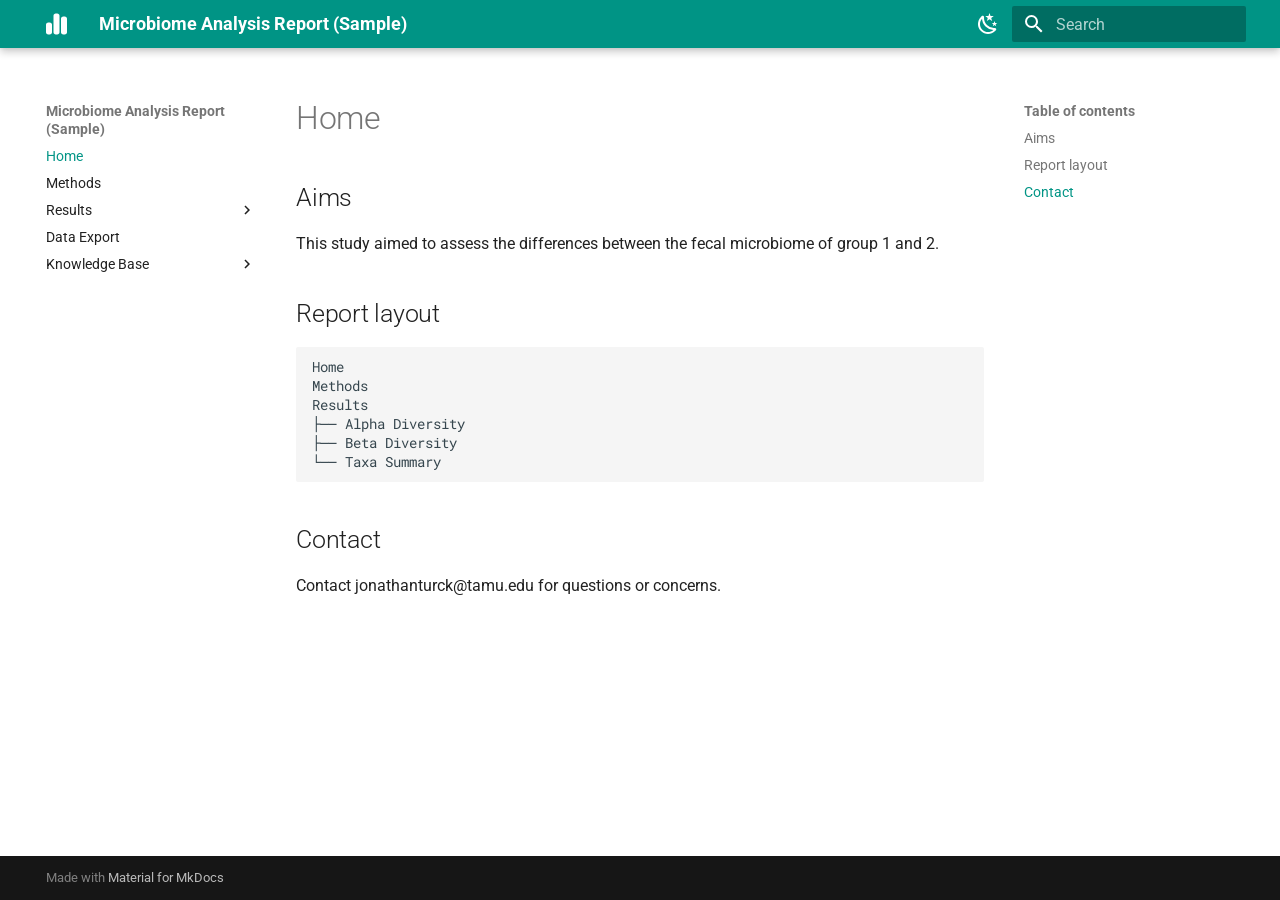
<file: index.html>
<!doctype html>
<html lang="en" class="no-js">
  <head>
    
      <meta charset="utf-8">
      <meta name="viewport" content="width=device-width,initial-scale=1">
      
      
      
        <link rel="canonical" href="https://jonathanturck02.github.io/GI-lab_report/">
      
      
      
        <link rel="next" href="methods/">
      
      
      <link rel="icon" href="assets/images/favicon.png">
      <meta name="generator" content="mkdocs-1.6.1, mkdocs-material-9.5.46">
    
    
      
        <title>Microbiome Analysis Report (Sample)</title>
      
    
    
      <link rel="stylesheet" href="assets/stylesheets/main.6f8fc17f.min.css">
      
        
        <link rel="stylesheet" href="assets/stylesheets/palette.06af60db.min.css">
      
      


    
    
      
    
    
      
        
        
        <link rel="preconnect" href="https://fonts.gstatic.com" crossorigin>
        <link rel="stylesheet" href="https://fonts.googleapis.com/css?family=Roboto:300,300i,400,400i,700,700i%7CRoboto+Mono:400,400i,700,700i&display=fallback">
        <style>:root{--md-text-font:"Roboto";--md-code-font:"Roboto Mono"}</style>
      
    
    
    <script>__md_scope=new URL(".",location),__md_hash=e=>[...e].reduce(((e,_)=>(e<<5)-e+_.charCodeAt(0)),0),__md_get=(e,_=localStorage,t=__md_scope)=>JSON.parse(_.getItem(t.pathname+"."+e)),__md_set=(e,_,t=localStorage,a=__md_scope)=>{try{t.setItem(a.pathname+"."+e,JSON.stringify(_))}catch(e){}}</script>
    
      

    
    
    
  </head>
  
  
    
    
      
    
    
    
    
    <body dir="ltr" data-md-color-scheme="default" data-md-color-primary="teal" data-md-color-accent="amber">
  
    
    <input class="md-toggle" data-md-toggle="drawer" type="checkbox" id="__drawer" autocomplete="off">
    <input class="md-toggle" data-md-toggle="search" type="checkbox" id="__search" autocomplete="off">
    <label class="md-overlay" for="__drawer"></label>
    <div data-md-component="skip">
      
        
        <a href="#aims" class="md-skip">
          Skip to content
        </a>
      
    </div>
    <div data-md-component="announce">
      
    </div>
    
    
      

  

<header class="md-header md-header--shadow" data-md-component="header">
  <nav class="md-header__inner md-grid" aria-label="Header">
    <a href="." title="Microbiome Analysis Report (Sample)" class="md-header__button md-logo" aria-label="Microbiome Analysis Report (Sample)" data-md-component="logo">
      
  
  <svg xmlns="http://www.w3.org/2000/svg" viewBox="0 0 448 512"><!--! Font Awesome Free 6.7.1 by @fontawesome - https://fontawesome.com License - https://fontawesome.com/license/free (Icons: CC BY 4.0, Fonts: SIL OFL 1.1, Code: MIT License) Copyright 2024 Fonticons, Inc.--><path d="M160 80c0-26.5 21.5-48 48-48h32c26.5 0 48 21.5 48 48v352c0 26.5-21.5 48-48 48h-32c-26.5 0-48-21.5-48-48zM0 272c0-26.5 21.5-48 48-48h32c26.5 0 48 21.5 48 48v160c0 26.5-21.5 48-48 48H48c-26.5 0-48-21.5-48-48zM368 96h32c26.5 0 48 21.5 48 48v288c0 26.5-21.5 48-48 48h-32c-26.5 0-48-21.5-48-48V144c0-26.5 21.5-48 48-48"/></svg>

    </a>
    <label class="md-header__button md-icon" for="__drawer">
      
      <svg xmlns="http://www.w3.org/2000/svg" viewBox="0 0 24 24"><path d="M3 6h18v2H3zm0 5h18v2H3zm0 5h18v2H3z"/></svg>
    </label>
    <div class="md-header__title" data-md-component="header-title">
      <div class="md-header__ellipsis">
        <div class="md-header__topic">
          <span class="md-ellipsis">
            Microbiome Analysis Report (Sample)
          </span>
        </div>
        <div class="md-header__topic" data-md-component="header-topic">
          <span class="md-ellipsis">
            
              Home
            
          </span>
        </div>
      </div>
    </div>
    
      
        <form class="md-header__option" data-md-component="palette">
  
    
    
    
    <input class="md-option" data-md-color-media="" data-md-color-scheme="default" data-md-color-primary="teal" data-md-color-accent="amber"  aria-label="Light mode"  type="radio" name="__palette" id="__palette_0">
    
      <label class="md-header__button md-icon" title="Light mode" for="__palette_1" hidden>
        <svg xmlns="http://www.w3.org/2000/svg" viewBox="0 0 24 24"><path d="m17.75 4.09-2.53 1.94.91 3.06-2.63-1.81-2.63 1.81.91-3.06-2.53-1.94L12.44 4l1.06-3 1.06 3zm3.5 6.91-1.64 1.25.59 1.98-1.7-1.17-1.7 1.17.59-1.98L15.75 11l2.06-.05L18.5 9l.69 1.95zm-2.28 4.95c.83-.08 1.72 1.1 1.19 1.85-.32.45-.66.87-1.08 1.27C15.17 23 8.84 23 4.94 19.07c-3.91-3.9-3.91-10.24 0-14.14.4-.4.82-.76 1.27-1.08.75-.53 1.93.36 1.85 1.19-.27 2.86.69 5.83 2.89 8.02a9.96 9.96 0 0 0 8.02 2.89m-1.64 2.02a12.08 12.08 0 0 1-7.8-3.47c-2.17-2.19-3.33-5-3.49-7.82-2.81 3.14-2.7 7.96.31 10.98 3.02 3.01 7.84 3.12 10.98.31"/></svg>
      </label>
    
  
    
    
    
    <input class="md-option" data-md-color-media="" data-md-color-scheme="slate" data-md-color-primary="teal" data-md-color-accent="amber"  aria-label="Dark mode"  type="radio" name="__palette" id="__palette_1">
    
      <label class="md-header__button md-icon" title="Dark mode" for="__palette_0" hidden>
        <svg xmlns="http://www.w3.org/2000/svg" viewBox="0 0 24 24"><path d="M12 7a5 5 0 0 1 5 5 5 5 0 0 1-5 5 5 5 0 0 1-5-5 5 5 0 0 1 5-5m0 2a3 3 0 0 0-3 3 3 3 0 0 0 3 3 3 3 0 0 0 3-3 3 3 0 0 0-3-3m0-7 2.39 3.42C13.65 5.15 12.84 5 12 5s-1.65.15-2.39.42zM3.34 7l4.16-.35A7.2 7.2 0 0 0 5.94 8.5c-.44.74-.69 1.5-.83 2.29zm.02 10 1.76-3.77a7.131 7.131 0 0 0 2.38 4.14zM20.65 7l-1.77 3.79a7.02 7.02 0 0 0-2.38-4.15zm-.01 10-4.14.36c.59-.51 1.12-1.14 1.54-1.86.42-.73.69-1.5.83-2.29zM12 22l-2.41-3.44c.74.27 1.55.44 2.41.44.82 0 1.63-.17 2.37-.44z"/></svg>
      </label>
    
  
</form>
      
    
    
      <script>var palette=__md_get("__palette");if(palette&&palette.color){if("(prefers-color-scheme)"===palette.color.media){var media=matchMedia("(prefers-color-scheme: light)"),input=document.querySelector(media.matches?"[data-md-color-media='(prefers-color-scheme: light)']":"[data-md-color-media='(prefers-color-scheme: dark)']");palette.color.media=input.getAttribute("data-md-color-media"),palette.color.scheme=input.getAttribute("data-md-color-scheme"),palette.color.primary=input.getAttribute("data-md-color-primary"),palette.color.accent=input.getAttribute("data-md-color-accent")}for(var[key,value]of Object.entries(palette.color))document.body.setAttribute("data-md-color-"+key,value)}</script>
    
    
    
      <label class="md-header__button md-icon" for="__search">
        
        <svg xmlns="http://www.w3.org/2000/svg" viewBox="0 0 24 24"><path d="M9.5 3A6.5 6.5 0 0 1 16 9.5c0 1.61-.59 3.09-1.56 4.23l.27.27h.79l5 5-1.5 1.5-5-5v-.79l-.27-.27A6.52 6.52 0 0 1 9.5 16 6.5 6.5 0 0 1 3 9.5 6.5 6.5 0 0 1 9.5 3m0 2C7 5 5 7 5 9.5S7 14 9.5 14 14 12 14 9.5 12 5 9.5 5"/></svg>
      </label>
      <div class="md-search" data-md-component="search" role="dialog">
  <label class="md-search__overlay" for="__search"></label>
  <div class="md-search__inner" role="search">
    <form class="md-search__form" name="search">
      <input type="text" class="md-search__input" name="query" aria-label="Search" placeholder="Search" autocapitalize="off" autocorrect="off" autocomplete="off" spellcheck="false" data-md-component="search-query" required>
      <label class="md-search__icon md-icon" for="__search">
        
        <svg xmlns="http://www.w3.org/2000/svg" viewBox="0 0 24 24"><path d="M9.5 3A6.5 6.5 0 0 1 16 9.5c0 1.61-.59 3.09-1.56 4.23l.27.27h.79l5 5-1.5 1.5-5-5v-.79l-.27-.27A6.52 6.52 0 0 1 9.5 16 6.5 6.5 0 0 1 3 9.5 6.5 6.5 0 0 1 9.5 3m0 2C7 5 5 7 5 9.5S7 14 9.5 14 14 12 14 9.5 12 5 9.5 5"/></svg>
        
        <svg xmlns="http://www.w3.org/2000/svg" viewBox="0 0 24 24"><path d="M20 11v2H8l5.5 5.5-1.42 1.42L4.16 12l7.92-7.92L13.5 5.5 8 11z"/></svg>
      </label>
      <nav class="md-search__options" aria-label="Search">
        
        <button type="reset" class="md-search__icon md-icon" title="Clear" aria-label="Clear" tabindex="-1">
          
          <svg xmlns="http://www.w3.org/2000/svg" viewBox="0 0 24 24"><path d="M19 6.41 17.59 5 12 10.59 6.41 5 5 6.41 10.59 12 5 17.59 6.41 19 12 13.41 17.59 19 19 17.59 13.41 12z"/></svg>
        </button>
      </nav>
      
    </form>
    <div class="md-search__output">
      <div class="md-search__scrollwrap" tabindex="0" data-md-scrollfix>
        <div class="md-search-result" data-md-component="search-result">
          <div class="md-search-result__meta">
            Initializing search
          </div>
          <ol class="md-search-result__list" role="presentation"></ol>
        </div>
      </div>
    </div>
  </div>
</div>
    
    
  </nav>
  
</header>
    
    <div class="md-container" data-md-component="container">
      
      
        
          
        
      
      <main class="md-main" data-md-component="main">
        <div class="md-main__inner md-grid">
          
            
              
              <div class="md-sidebar md-sidebar--primary" data-md-component="sidebar" data-md-type="navigation" >
                <div class="md-sidebar__scrollwrap">
                  <div class="md-sidebar__inner">
                    



<nav class="md-nav md-nav--primary" aria-label="Navigation" data-md-level="0">
  <label class="md-nav__title" for="__drawer">
    <a href="." title="Microbiome Analysis Report (Sample)" class="md-nav__button md-logo" aria-label="Microbiome Analysis Report (Sample)" data-md-component="logo">
      
  
  <svg xmlns="http://www.w3.org/2000/svg" viewBox="0 0 448 512"><!--! Font Awesome Free 6.7.1 by @fontawesome - https://fontawesome.com License - https://fontawesome.com/license/free (Icons: CC BY 4.0, Fonts: SIL OFL 1.1, Code: MIT License) Copyright 2024 Fonticons, Inc.--><path d="M160 80c0-26.5 21.5-48 48-48h32c26.5 0 48 21.5 48 48v352c0 26.5-21.5 48-48 48h-32c-26.5 0-48-21.5-48-48zM0 272c0-26.5 21.5-48 48-48h32c26.5 0 48 21.5 48 48v160c0 26.5-21.5 48-48 48H48c-26.5 0-48-21.5-48-48zM368 96h32c26.5 0 48 21.5 48 48v288c0 26.5-21.5 48-48 48h-32c-26.5 0-48-21.5-48-48V144c0-26.5 21.5-48 48-48"/></svg>

    </a>
    Microbiome Analysis Report (Sample)
  </label>
  
  <ul class="md-nav__list" data-md-scrollfix>
    
      
      
  
  
    
  
  
  
    <li class="md-nav__item md-nav__item--active">
      
      <input class="md-nav__toggle md-toggle" type="checkbox" id="__toc">
      
      
      
        <label class="md-nav__link md-nav__link--active" for="__toc">
          
  
  <span class="md-ellipsis">
    Home
  </span>
  

          <span class="md-nav__icon md-icon"></span>
        </label>
      
      <a href="." class="md-nav__link md-nav__link--active">
        
  
  <span class="md-ellipsis">
    Home
  </span>
  

      </a>
      
        

<nav class="md-nav md-nav--secondary" aria-label="Table of contents">
  
  
  
  
    <label class="md-nav__title" for="__toc">
      <span class="md-nav__icon md-icon"></span>
      Table of contents
    </label>
    <ul class="md-nav__list" data-md-component="toc" data-md-scrollfix>
      
        <li class="md-nav__item">
  <a href="#aims" class="md-nav__link">
    <span class="md-ellipsis">
      Aims
    </span>
  </a>
  
</li>
      
        <li class="md-nav__item">
  <a href="#report-layout" class="md-nav__link">
    <span class="md-ellipsis">
      Report layout
    </span>
  </a>
  
</li>
      
        <li class="md-nav__item">
  <a href="#contact" class="md-nav__link">
    <span class="md-ellipsis">
      Contact
    </span>
  </a>
  
</li>
      
    </ul>
  
</nav>
      
    </li>
  

    
      
      
  
  
  
  
    <li class="md-nav__item">
      <a href="methods/" class="md-nav__link">
        
  
  <span class="md-ellipsis">
    Methods
  </span>
  

      </a>
    </li>
  

    
      
      
  
  
  
  
    
    
    
    
    <li class="md-nav__item md-nav__item--nested">
      
        
        
        <input class="md-nav__toggle md-toggle " type="checkbox" id="__nav_3" >
        
          
          <label class="md-nav__link" for="__nav_3" id="__nav_3_label" tabindex="0">
            
  
  <span class="md-ellipsis">
    Results
  </span>
  

            <span class="md-nav__icon md-icon"></span>
          </label>
        
        <nav class="md-nav" data-md-level="1" aria-labelledby="__nav_3_label" aria-expanded="false">
          <label class="md-nav__title" for="__nav_3">
            <span class="md-nav__icon md-icon"></span>
            Results
          </label>
          <ul class="md-nav__list" data-md-scrollfix>
            
              
                
  
  
  
  
    <li class="md-nav__item">
      <a href="alpha_div/" class="md-nav__link">
        
  
  <span class="md-ellipsis">
    Alpha Diversity
  </span>
  

      </a>
    </li>
  

              
            
              
                
  
  
  
  
    <li class="md-nav__item">
      <a href="beta_div/" class="md-nav__link">
        
  
  <span class="md-ellipsis">
    Beta Diversity
  </span>
  

      </a>
    </li>
  

              
            
              
                
  
  
  
  
    <li class="md-nav__item">
      <a href="taxa_summary/" class="md-nav__link">
        
  
  <span class="md-ellipsis">
    Taxa Summary
  </span>
  

      </a>
    </li>
  

              
            
          </ul>
        </nav>
      
    </li>
  

    
      
      
  
  
  
  
    <li class="md-nav__item">
      <a href="data/" class="md-nav__link">
        
  
  <span class="md-ellipsis">
    Data Export
  </span>
  

      </a>
    </li>
  

    
      
      
  
  
  
  
    
    
    
    
    <li class="md-nav__item md-nav__item--nested">
      
        
        
        <input class="md-nav__toggle md-toggle " type="checkbox" id="__nav_5" >
        
          
          <label class="md-nav__link" for="__nav_5" id="__nav_5_label" tabindex="0">
            
  
  <span class="md-ellipsis">
    Knowledge Base
  </span>
  

            <span class="md-nav__icon md-icon"></span>
          </label>
        
        <nav class="md-nav" data-md-level="1" aria-labelledby="__nav_5_label" aria-expanded="false">
          <label class="md-nav__title" for="__nav_5">
            <span class="md-nav__icon md-icon"></span>
            Knowledge Base
          </label>
          <ul class="md-nav__list" data-md-scrollfix>
            
              
                
  
  
  
  
    <li class="md-nav__item">
      <a href="16S_vs_shotgun/" class="md-nav__link">
        
  
  <span class="md-ellipsis">
    16S vs Shotgun Metagenomics
  </span>
  

      </a>
    </li>
  

              
            
          </ul>
        </nav>
      
    </li>
  

    
  </ul>
</nav>
                  </div>
                </div>
              </div>
            
            
              
              <div class="md-sidebar md-sidebar--secondary" data-md-component="sidebar" data-md-type="toc" >
                <div class="md-sidebar__scrollwrap">
                  <div class="md-sidebar__inner">
                    

<nav class="md-nav md-nav--secondary" aria-label="Table of contents">
  
  
  
  
    <label class="md-nav__title" for="__toc">
      <span class="md-nav__icon md-icon"></span>
      Table of contents
    </label>
    <ul class="md-nav__list" data-md-component="toc" data-md-scrollfix>
      
        <li class="md-nav__item">
  <a href="#aims" class="md-nav__link">
    <span class="md-ellipsis">
      Aims
    </span>
  </a>
  
</li>
      
        <li class="md-nav__item">
  <a href="#report-layout" class="md-nav__link">
    <span class="md-ellipsis">
      Report layout
    </span>
  </a>
  
</li>
      
        <li class="md-nav__item">
  <a href="#contact" class="md-nav__link">
    <span class="md-ellipsis">
      Contact
    </span>
  </a>
  
</li>
      
    </ul>
  
</nav>
                  </div>
                </div>
              </div>
            
          
          
            <div class="md-content" data-md-component="content">
              <article class="md-content__inner md-typeset">
                
                  


  <h1>Home</h1>

<h2 id="aims">Aims</h2>
<p>This study aimed to assess the differences between the fecal microbiome of group 1 and 2.</p>
<h2 id="report-layout">Report layout</h2>
<pre><code>Home
Methods
Results
├── Alpha Diversity
├── Beta Diversity
└── Taxa Summary
</code></pre>
<h2 id="contact">Contact</h2>
<p>Contact jonathanturck@tamu.edu for questions or concerns.</p>












                
              </article>
            </div>
          
          
<script>var target=document.getElementById(location.hash.slice(1));target&&target.name&&(target.checked=target.name.startsWith("__tabbed_"))</script>
        </div>
        
      </main>
      
        <footer class="md-footer">
  
  <div class="md-footer-meta md-typeset">
    <div class="md-footer-meta__inner md-grid">
      <div class="md-copyright">
  
  
    Made with
    <a href="https://squidfunk.github.io/mkdocs-material/" target="_blank" rel="noopener">
      Material for MkDocs
    </a>
  
</div>
      
    </div>
  </div>
</footer>
      
    </div>
    <div class="md-dialog" data-md-component="dialog">
      <div class="md-dialog__inner md-typeset"></div>
    </div>
    
    
    <script id="__config" type="application/json">{"base": ".", "features": [], "search": "assets/javascripts/workers/search.6ce7567c.min.js", "translations": {"clipboard.copied": "Copied to clipboard", "clipboard.copy": "Copy to clipboard", "search.result.more.one": "1 more on this page", "search.result.more.other": "# more on this page", "search.result.none": "No matching documents", "search.result.one": "1 matching document", "search.result.other": "# matching documents", "search.result.placeholder": "Type to start searching", "search.result.term.missing": "Missing", "select.version": "Select version"}}</script>
    
    
      <script src="assets/javascripts/bundle.83f73b43.min.js"></script>
      
    
  </body>
</html>
</file>
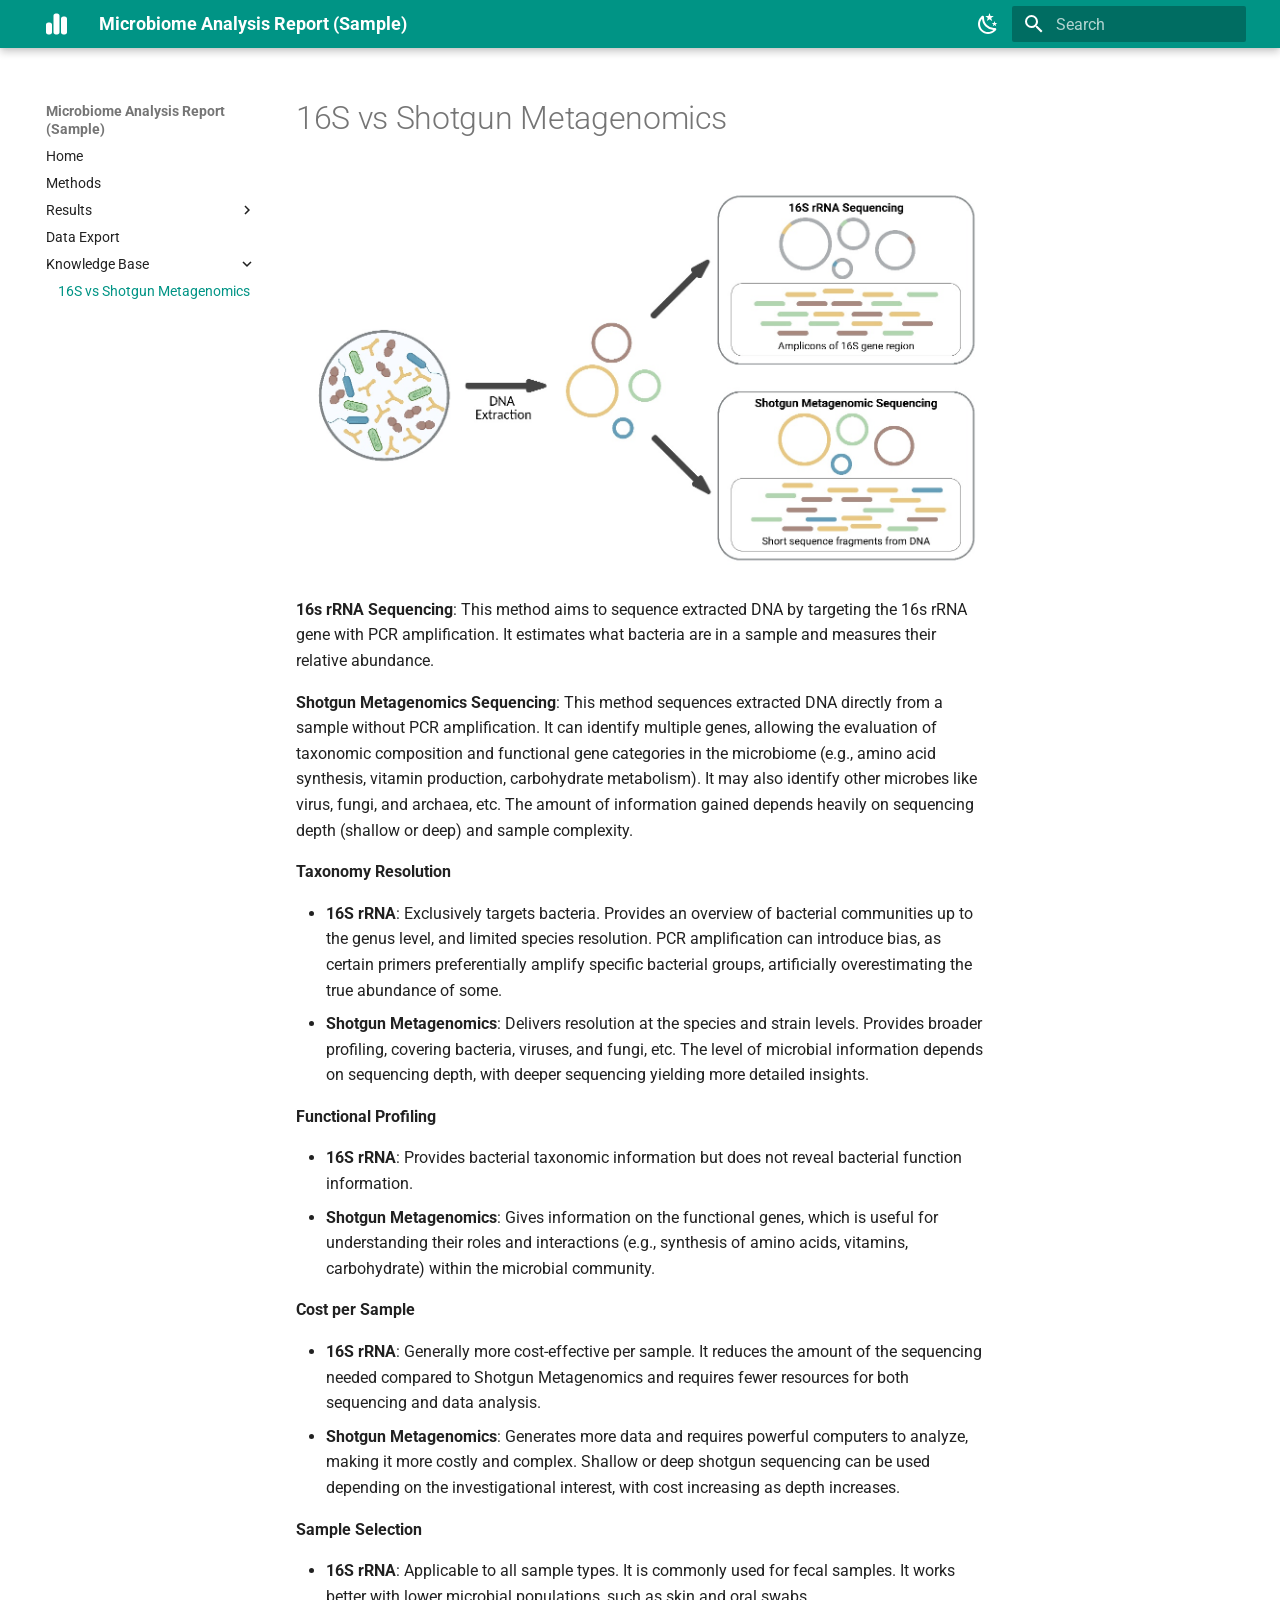
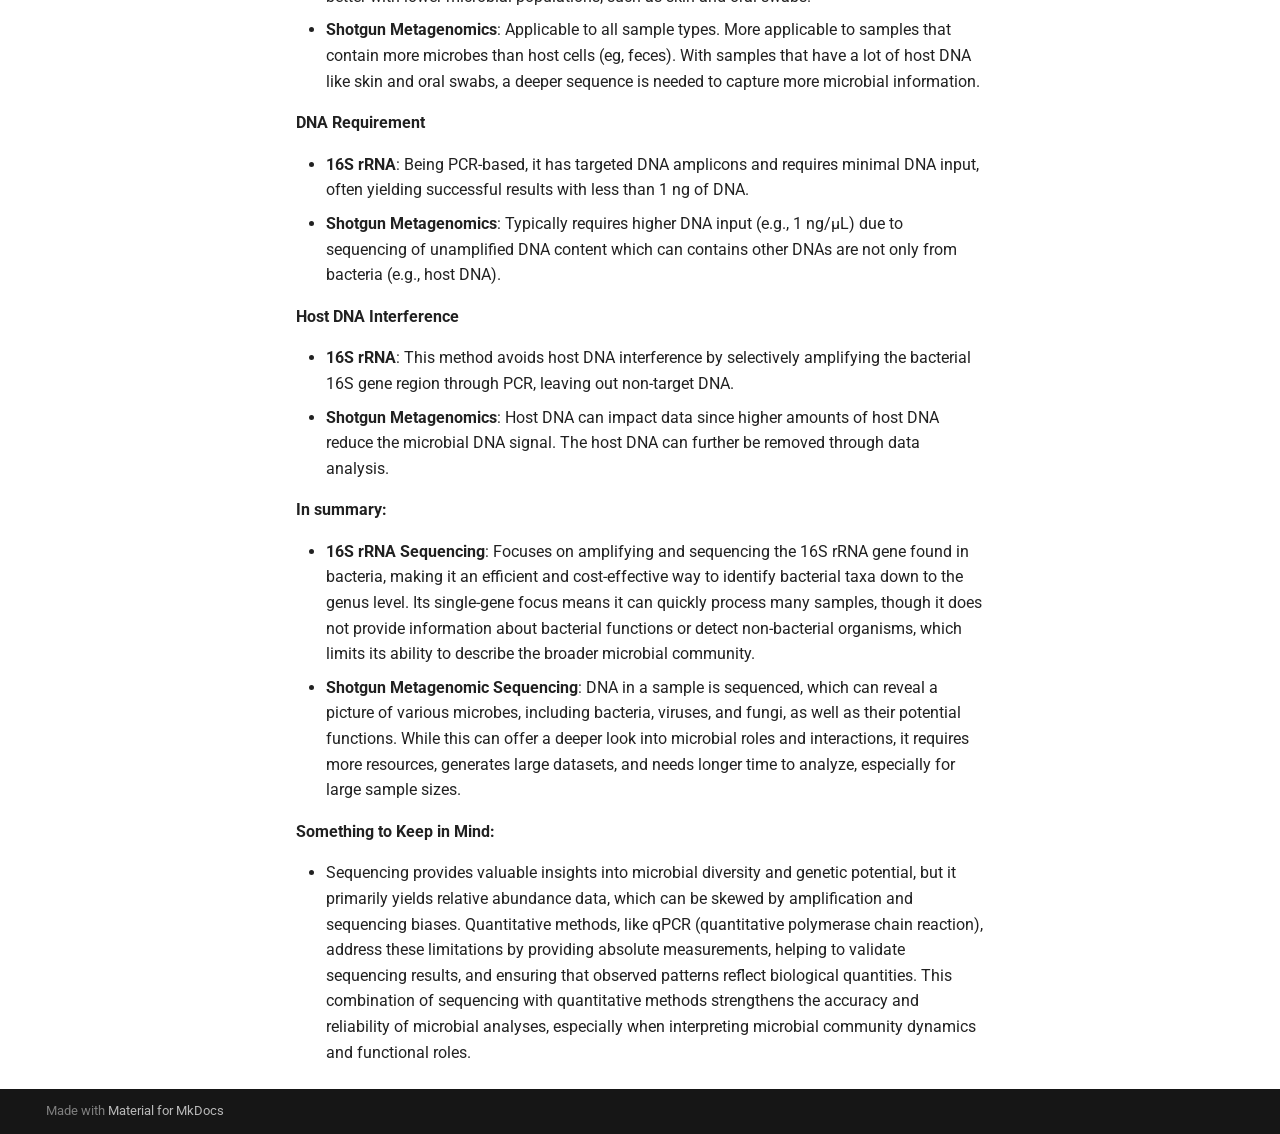
<file: 16S_vs_shotgun/index.html>
<!doctype html>
<html lang="en" class="no-js">
  <head>
    
      <meta charset="utf-8">
      <meta name="viewport" content="width=device-width,initial-scale=1">
      
      
      
        <link rel="canonical" href="https://jonathanturck02.github.io/GI-lab_report/16S_vs_shotgun/">
      
      
        <link rel="prev" href="../data/">
      
      
      
      <link rel="icon" href="../assets/images/favicon.png">
      <meta name="generator" content="mkdocs-1.6.1, mkdocs-material-9.5.46">
    
    
      
        <title>16S vs Shotgun Metagenomics - Microbiome Analysis Report (Sample)</title>
      
    
    
      <link rel="stylesheet" href="../assets/stylesheets/main.6f8fc17f.min.css">
      
        
        <link rel="stylesheet" href="../assets/stylesheets/palette.06af60db.min.css">
      
      


    
    
      
    
    
      
        
        
        <link rel="preconnect" href="https://fonts.gstatic.com" crossorigin>
        <link rel="stylesheet" href="https://fonts.googleapis.com/css?family=Roboto:300,300i,400,400i,700,700i%7CRoboto+Mono:400,400i,700,700i&display=fallback">
        <style>:root{--md-text-font:"Roboto";--md-code-font:"Roboto Mono"}</style>
      
    
    
    <script>__md_scope=new URL("..",location),__md_hash=e=>[...e].reduce(((e,_)=>(e<<5)-e+_.charCodeAt(0)),0),__md_get=(e,_=localStorage,t=__md_scope)=>JSON.parse(_.getItem(t.pathname+"."+e)),__md_set=(e,_,t=localStorage,a=__md_scope)=>{try{t.setItem(a.pathname+"."+e,JSON.stringify(_))}catch(e){}}</script>
    
      

    
    
    
  </head>
  
  
    
    
      
    
    
    
    
    <body dir="ltr" data-md-color-scheme="default" data-md-color-primary="teal" data-md-color-accent="amber">
  
    
    <input class="md-toggle" data-md-toggle="drawer" type="checkbox" id="__drawer" autocomplete="off">
    <input class="md-toggle" data-md-toggle="search" type="checkbox" id="__search" autocomplete="off">
    <label class="md-overlay" for="__drawer"></label>
    <div data-md-component="skip">
      
    </div>
    <div data-md-component="announce">
      
    </div>
    
    
      

  

<header class="md-header md-header--shadow" data-md-component="header">
  <nav class="md-header__inner md-grid" aria-label="Header">
    <a href=".." title="Microbiome Analysis Report (Sample)" class="md-header__button md-logo" aria-label="Microbiome Analysis Report (Sample)" data-md-component="logo">
      
  
  <svg xmlns="http://www.w3.org/2000/svg" viewBox="0 0 448 512"><!--! Font Awesome Free 6.7.1 by @fontawesome - https://fontawesome.com License - https://fontawesome.com/license/free (Icons: CC BY 4.0, Fonts: SIL OFL 1.1, Code: MIT License) Copyright 2024 Fonticons, Inc.--><path d="M160 80c0-26.5 21.5-48 48-48h32c26.5 0 48 21.5 48 48v352c0 26.5-21.5 48-48 48h-32c-26.5 0-48-21.5-48-48zM0 272c0-26.5 21.5-48 48-48h32c26.5 0 48 21.5 48 48v160c0 26.5-21.5 48-48 48H48c-26.5 0-48-21.5-48-48zM368 96h32c26.5 0 48 21.5 48 48v288c0 26.5-21.5 48-48 48h-32c-26.5 0-48-21.5-48-48V144c0-26.5 21.5-48 48-48"/></svg>

    </a>
    <label class="md-header__button md-icon" for="__drawer">
      
      <svg xmlns="http://www.w3.org/2000/svg" viewBox="0 0 24 24"><path d="M3 6h18v2H3zm0 5h18v2H3zm0 5h18v2H3z"/></svg>
    </label>
    <div class="md-header__title" data-md-component="header-title">
      <div class="md-header__ellipsis">
        <div class="md-header__topic">
          <span class="md-ellipsis">
            Microbiome Analysis Report (Sample)
          </span>
        </div>
        <div class="md-header__topic" data-md-component="header-topic">
          <span class="md-ellipsis">
            
              16S vs Shotgun Metagenomics
            
          </span>
        </div>
      </div>
    </div>
    
      
        <form class="md-header__option" data-md-component="palette">
  
    
    
    
    <input class="md-option" data-md-color-media="" data-md-color-scheme="default" data-md-color-primary="teal" data-md-color-accent="amber"  aria-label="Light mode"  type="radio" name="__palette" id="__palette_0">
    
      <label class="md-header__button md-icon" title="Light mode" for="__palette_1" hidden>
        <svg xmlns="http://www.w3.org/2000/svg" viewBox="0 0 24 24"><path d="m17.75 4.09-2.53 1.94.91 3.06-2.63-1.81-2.63 1.81.91-3.06-2.53-1.94L12.44 4l1.06-3 1.06 3zm3.5 6.91-1.64 1.25.59 1.98-1.7-1.17-1.7 1.17.59-1.98L15.75 11l2.06-.05L18.5 9l.69 1.95zm-2.28 4.95c.83-.08 1.72 1.1 1.19 1.85-.32.45-.66.87-1.08 1.27C15.17 23 8.84 23 4.94 19.07c-3.91-3.9-3.91-10.24 0-14.14.4-.4.82-.76 1.27-1.08.75-.53 1.93.36 1.85 1.19-.27 2.86.69 5.83 2.89 8.02a9.96 9.96 0 0 0 8.02 2.89m-1.64 2.02a12.08 12.08 0 0 1-7.8-3.47c-2.17-2.19-3.33-5-3.49-7.82-2.81 3.14-2.7 7.96.31 10.98 3.02 3.01 7.84 3.12 10.98.31"/></svg>
      </label>
    
  
    
    
    
    <input class="md-option" data-md-color-media="" data-md-color-scheme="slate" data-md-color-primary="teal" data-md-color-accent="amber"  aria-label="Dark mode"  type="radio" name="__palette" id="__palette_1">
    
      <label class="md-header__button md-icon" title="Dark mode" for="__palette_0" hidden>
        <svg xmlns="http://www.w3.org/2000/svg" viewBox="0 0 24 24"><path d="M12 7a5 5 0 0 1 5 5 5 5 0 0 1-5 5 5 5 0 0 1-5-5 5 5 0 0 1 5-5m0 2a3 3 0 0 0-3 3 3 3 0 0 0 3 3 3 3 0 0 0 3-3 3 3 0 0 0-3-3m0-7 2.39 3.42C13.65 5.15 12.84 5 12 5s-1.65.15-2.39.42zM3.34 7l4.16-.35A7.2 7.2 0 0 0 5.94 8.5c-.44.74-.69 1.5-.83 2.29zm.02 10 1.76-3.77a7.131 7.131 0 0 0 2.38 4.14zM20.65 7l-1.77 3.79a7.02 7.02 0 0 0-2.38-4.15zm-.01 10-4.14.36c.59-.51 1.12-1.14 1.54-1.86.42-.73.69-1.5.83-2.29zM12 22l-2.41-3.44c.74.27 1.55.44 2.41.44.82 0 1.63-.17 2.37-.44z"/></svg>
      </label>
    
  
</form>
      
    
    
      <script>var palette=__md_get("__palette");if(palette&&palette.color){if("(prefers-color-scheme)"===palette.color.media){var media=matchMedia("(prefers-color-scheme: light)"),input=document.querySelector(media.matches?"[data-md-color-media='(prefers-color-scheme: light)']":"[data-md-color-media='(prefers-color-scheme: dark)']");palette.color.media=input.getAttribute("data-md-color-media"),palette.color.scheme=input.getAttribute("data-md-color-scheme"),palette.color.primary=input.getAttribute("data-md-color-primary"),palette.color.accent=input.getAttribute("data-md-color-accent")}for(var[key,value]of Object.entries(palette.color))document.body.setAttribute("data-md-color-"+key,value)}</script>
    
    
    
      <label class="md-header__button md-icon" for="__search">
        
        <svg xmlns="http://www.w3.org/2000/svg" viewBox="0 0 24 24"><path d="M9.5 3A6.5 6.5 0 0 1 16 9.5c0 1.61-.59 3.09-1.56 4.23l.27.27h.79l5 5-1.5 1.5-5-5v-.79l-.27-.27A6.52 6.52 0 0 1 9.5 16 6.5 6.5 0 0 1 3 9.5 6.5 6.5 0 0 1 9.5 3m0 2C7 5 5 7 5 9.5S7 14 9.5 14 14 12 14 9.5 12 5 9.5 5"/></svg>
      </label>
      <div class="md-search" data-md-component="search" role="dialog">
  <label class="md-search__overlay" for="__search"></label>
  <div class="md-search__inner" role="search">
    <form class="md-search__form" name="search">
      <input type="text" class="md-search__input" name="query" aria-label="Search" placeholder="Search" autocapitalize="off" autocorrect="off" autocomplete="off" spellcheck="false" data-md-component="search-query" required>
      <label class="md-search__icon md-icon" for="__search">
        
        <svg xmlns="http://www.w3.org/2000/svg" viewBox="0 0 24 24"><path d="M9.5 3A6.5 6.5 0 0 1 16 9.5c0 1.61-.59 3.09-1.56 4.23l.27.27h.79l5 5-1.5 1.5-5-5v-.79l-.27-.27A6.52 6.52 0 0 1 9.5 16 6.5 6.5 0 0 1 3 9.5 6.5 6.5 0 0 1 9.5 3m0 2C7 5 5 7 5 9.5S7 14 9.5 14 14 12 14 9.5 12 5 9.5 5"/></svg>
        
        <svg xmlns="http://www.w3.org/2000/svg" viewBox="0 0 24 24"><path d="M20 11v2H8l5.5 5.5-1.42 1.42L4.16 12l7.92-7.92L13.5 5.5 8 11z"/></svg>
      </label>
      <nav class="md-search__options" aria-label="Search">
        
        <button type="reset" class="md-search__icon md-icon" title="Clear" aria-label="Clear" tabindex="-1">
          
          <svg xmlns="http://www.w3.org/2000/svg" viewBox="0 0 24 24"><path d="M19 6.41 17.59 5 12 10.59 6.41 5 5 6.41 10.59 12 5 17.59 6.41 19 12 13.41 17.59 19 19 17.59 13.41 12z"/></svg>
        </button>
      </nav>
      
    </form>
    <div class="md-search__output">
      <div class="md-search__scrollwrap" tabindex="0" data-md-scrollfix>
        <div class="md-search-result" data-md-component="search-result">
          <div class="md-search-result__meta">
            Initializing search
          </div>
          <ol class="md-search-result__list" role="presentation"></ol>
        </div>
      </div>
    </div>
  </div>
</div>
    
    
  </nav>
  
</header>
    
    <div class="md-container" data-md-component="container">
      
      
        
          
        
      
      <main class="md-main" data-md-component="main">
        <div class="md-main__inner md-grid">
          
            
              
              <div class="md-sidebar md-sidebar--primary" data-md-component="sidebar" data-md-type="navigation" >
                <div class="md-sidebar__scrollwrap">
                  <div class="md-sidebar__inner">
                    



<nav class="md-nav md-nav--primary" aria-label="Navigation" data-md-level="0">
  <label class="md-nav__title" for="__drawer">
    <a href=".." title="Microbiome Analysis Report (Sample)" class="md-nav__button md-logo" aria-label="Microbiome Analysis Report (Sample)" data-md-component="logo">
      
  
  <svg xmlns="http://www.w3.org/2000/svg" viewBox="0 0 448 512"><!--! Font Awesome Free 6.7.1 by @fontawesome - https://fontawesome.com License - https://fontawesome.com/license/free (Icons: CC BY 4.0, Fonts: SIL OFL 1.1, Code: MIT License) Copyright 2024 Fonticons, Inc.--><path d="M160 80c0-26.5 21.5-48 48-48h32c26.5 0 48 21.5 48 48v352c0 26.5-21.5 48-48 48h-32c-26.5 0-48-21.5-48-48zM0 272c0-26.5 21.5-48 48-48h32c26.5 0 48 21.5 48 48v160c0 26.5-21.5 48-48 48H48c-26.5 0-48-21.5-48-48zM368 96h32c26.5 0 48 21.5 48 48v288c0 26.5-21.5 48-48 48h-32c-26.5 0-48-21.5-48-48V144c0-26.5 21.5-48 48-48"/></svg>

    </a>
    Microbiome Analysis Report (Sample)
  </label>
  
  <ul class="md-nav__list" data-md-scrollfix>
    
      
      
  
  
  
  
    <li class="md-nav__item">
      <a href=".." class="md-nav__link">
        
  
  <span class="md-ellipsis">
    Home
  </span>
  

      </a>
    </li>
  

    
      
      
  
  
  
  
    <li class="md-nav__item">
      <a href="../methods/" class="md-nav__link">
        
  
  <span class="md-ellipsis">
    Methods
  </span>
  

      </a>
    </li>
  

    
      
      
  
  
  
  
    
    
    
    
    <li class="md-nav__item md-nav__item--nested">
      
        
        
        <input class="md-nav__toggle md-toggle " type="checkbox" id="__nav_3" >
        
          
          <label class="md-nav__link" for="__nav_3" id="__nav_3_label" tabindex="0">
            
  
  <span class="md-ellipsis">
    Results
  </span>
  

            <span class="md-nav__icon md-icon"></span>
          </label>
        
        <nav class="md-nav" data-md-level="1" aria-labelledby="__nav_3_label" aria-expanded="false">
          <label class="md-nav__title" for="__nav_3">
            <span class="md-nav__icon md-icon"></span>
            Results
          </label>
          <ul class="md-nav__list" data-md-scrollfix>
            
              
                
  
  
  
  
    <li class="md-nav__item">
      <a href="../alpha_div/" class="md-nav__link">
        
  
  <span class="md-ellipsis">
    Alpha Diversity
  </span>
  

      </a>
    </li>
  

              
            
              
                
  
  
  
  
    <li class="md-nav__item">
      <a href="../beta_div/" class="md-nav__link">
        
  
  <span class="md-ellipsis">
    Beta Diversity
  </span>
  

      </a>
    </li>
  

              
            
              
                
  
  
  
  
    <li class="md-nav__item">
      <a href="../taxa_summary/" class="md-nav__link">
        
  
  <span class="md-ellipsis">
    Taxa Summary
  </span>
  

      </a>
    </li>
  

              
            
          </ul>
        </nav>
      
    </li>
  

    
      
      
  
  
  
  
    <li class="md-nav__item">
      <a href="../data/" class="md-nav__link">
        
  
  <span class="md-ellipsis">
    Data Export
  </span>
  

      </a>
    </li>
  

    
      
      
  
  
    
  
  
  
    
    
    
    
    <li class="md-nav__item md-nav__item--active md-nav__item--nested">
      
        
        
        <input class="md-nav__toggle md-toggle " type="checkbox" id="__nav_5" checked>
        
          
          <label class="md-nav__link" for="__nav_5" id="__nav_5_label" tabindex="0">
            
  
  <span class="md-ellipsis">
    Knowledge Base
  </span>
  

            <span class="md-nav__icon md-icon"></span>
          </label>
        
        <nav class="md-nav" data-md-level="1" aria-labelledby="__nav_5_label" aria-expanded="true">
          <label class="md-nav__title" for="__nav_5">
            <span class="md-nav__icon md-icon"></span>
            Knowledge Base
          </label>
          <ul class="md-nav__list" data-md-scrollfix>
            
              
                
  
  
    
  
  
  
    <li class="md-nav__item md-nav__item--active">
      
      <input class="md-nav__toggle md-toggle" type="checkbox" id="__toc">
      
      
      
      <a href="./" class="md-nav__link md-nav__link--active">
        
  
  <span class="md-ellipsis">
    16S vs Shotgun Metagenomics
  </span>
  

      </a>
      
    </li>
  

              
            
          </ul>
        </nav>
      
    </li>
  

    
  </ul>
</nav>
                  </div>
                </div>
              </div>
            
            
              
              <div class="md-sidebar md-sidebar--secondary" data-md-component="sidebar" data-md-type="toc" >
                <div class="md-sidebar__scrollwrap">
                  <div class="md-sidebar__inner">
                    

<nav class="md-nav md-nav--secondary" aria-label="Table of contents">
  
  
  
  
</nav>
                  </div>
                </div>
              </div>
            
          
          
            <div class="md-content" data-md-component="content">
              <article class="md-content__inner md-typeset">
                
                  


  <h1>16S vs Shotgun Metagenomics</h1>

<p><img alt="" src="[data-uri]" /></p>
<p><strong>16s rRNA Sequencing</strong>: This method aims to sequence extracted DNA by targeting the 16s rRNA gene with PCR amplification. It estimates what bacteria are in a sample and measures their relative abundance.</p>
<p><strong>Shotgun Metagenomics Sequencing</strong>: This method sequences extracted DNA directly from a sample without PCR amplification. It can identify multiple genes, allowing the evaluation of taxonomic composition and functional gene categories in the microbiome (e.g., amino acid synthesis, vitamin production, carbohydrate metabolism). It may also identify other microbes like virus, fungi, and archaea, etc. The amount of information gained depends heavily on sequencing depth (shallow or deep) and sample complexity.</p>
<p><strong>Taxonomy Resolution</strong></p>
<ul>
<li><strong>16S rRNA</strong>: Exclusively targets bacteria. Provides an overview of bacterial communities up to the genus level, and limited species resolution. PCR amplification can introduce bias, as certain primers preferentially amplify specific bacterial groups, artificially overestimating the true abundance of some.</li>
<li><strong>Shotgun Metagenomics</strong>: Delivers resolution at the species and strain levels. Provides broader profiling, covering bacteria, viruses, and fungi, etc. The level of microbial information depends on sequencing depth, with deeper sequencing yielding more detailed insights.</li>
</ul>
<p><strong>Functional Profiling</strong></p>
<ul>
<li><strong>16S rRNA</strong>: Provides bacterial taxonomic information but does not reveal bacterial function information.</li>
<li><strong>Shotgun Metagenomics</strong>: Gives information on the functional genes, which is useful for understanding their roles and interactions (e.g., synthesis of amino acids, vitamins, carbohydrate) within the microbial community.</li>
</ul>
<p><strong>Cost per Sample</strong></p>
<ul>
<li><strong>16S rRNA</strong>: Generally more cost-effective per sample. It reduces the amount of the sequencing needed compared to Shotgun Metagenomics and requires fewer resources for both sequencing and data analysis.</li>
<li><strong>Shotgun Metagenomics</strong>: Generates more data and requires powerful computers to analyze, making it more costly and complex. Shallow or deep shotgun sequencing can be used depending on the investigational interest, with cost increasing as depth increases.</li>
</ul>
<p><strong>Sample Selection</strong></p>
<ul>
<li><strong>16S rRNA</strong>: Applicable to all sample types. It is commonly used for fecal samples. It works better with lower microbial populations, such as skin and oral swabs.</li>
<li><strong>Shotgun Metagenomics</strong>: Applicable to all sample types. More applicable to samples that contain more microbes than host cells (eg, feces). With samples that have a lot of host DNA like skin and oral swabs, a deeper sequence is needed to capture more microbial information.</li>
</ul>
<p><strong>DNA Requirement</strong></p>
<ul>
<li><strong>16S rRNA</strong>: Being PCR-based, it has targeted DNA amplicons and requires minimal DNA input, often yielding successful results with less than 1 ng of DNA.</li>
<li><strong>Shotgun Metagenomics</strong>: Typically requires higher DNA input (e.g., 1 ng/µL) due to sequencing of unamplified DNA content which can contains other DNAs are not only from bacteria (e.g., host DNA).</li>
</ul>
<p><strong>Host DNA Interference</strong></p>
<ul>
<li><strong>16S rRNA</strong>: This method avoids host DNA interference by selectively amplifying the bacterial 16S gene region through PCR, leaving out non-target DNA.</li>
<li><strong>Shotgun Metagenomics</strong>: Host DNA can impact data since higher amounts of host DNA reduce the microbial DNA signal. The host DNA can further be removed through data analysis.</li>
</ul>
<p><strong>In summary:</strong></p>
<ul>
<li><strong>16S rRNA Sequencing</strong>: Focuses on amplifying and sequencing the 16S rRNA gene found in bacteria, making it an efficient and cost-effective way to identify bacterial taxa down to the genus level. Its single-gene focus means it can quickly process many samples, though it does not provide information about bacterial functions or detect non-bacterial organisms, which limits its ability to describe the broader microbial community.</li>
<li><strong>Shotgun Metagenomic Sequencing</strong>: DNA in a sample is sequenced, which can reveal a picture of various microbes, including bacteria, viruses, and fungi, as well as their potential functions. While this can offer a deeper look into microbial roles and interactions, it requires more resources, generates large datasets, and needs longer time to analyze, especially for large sample sizes.</li>
</ul>
<p><strong>Something to Keep in Mind:</strong></p>
<ul>
<li>Sequencing provides valuable insights into microbial diversity and genetic potential, but it primarily yields relative abundance data, which can be skewed by amplification and sequencing biases. Quantitative methods, like qPCR (quantitative polymerase chain reaction), address these limitations by providing absolute measurements, helping to validate sequencing results, and ensuring that observed patterns reflect biological quantities. This combination of sequencing with quantitative methods strengthens the accuracy and reliability of microbial analyses, especially when interpreting microbial community dynamics and functional roles.</li>
</ul>












                
              </article>
            </div>
          
          
<script>var target=document.getElementById(location.hash.slice(1));target&&target.name&&(target.checked=target.name.startsWith("__tabbed_"))</script>
        </div>
        
      </main>
      
        <footer class="md-footer">
  
  <div class="md-footer-meta md-typeset">
    <div class="md-footer-meta__inner md-grid">
      <div class="md-copyright">
  
  
    Made with
    <a href="https://squidfunk.github.io/mkdocs-material/" target="_blank" rel="noopener">
      Material for MkDocs
    </a>
  
</div>
      
    </div>
  </div>
</footer>
      
    </div>
    <div class="md-dialog" data-md-component="dialog">
      <div class="md-dialog__inner md-typeset"></div>
    </div>
    
    
    <script id="__config" type="application/json">{"base": "..", "features": [], "search": "../assets/javascripts/workers/search.6ce7567c.min.js", "translations": {"clipboard.copied": "Copied to clipboard", "clipboard.copy": "Copy to clipboard", "search.result.more.one": "1 more on this page", "search.result.more.other": "# more on this page", "search.result.none": "No matching documents", "search.result.one": "1 matching document", "search.result.other": "# matching documents", "search.result.placeholder": "Type to start searching", "search.result.term.missing": "Missing", "select.version": "Select version"}}</script>
    
    
      <script src="../assets/javascripts/bundle.83f73b43.min.js"></script>
      
    
  </body>
</html>
</file>
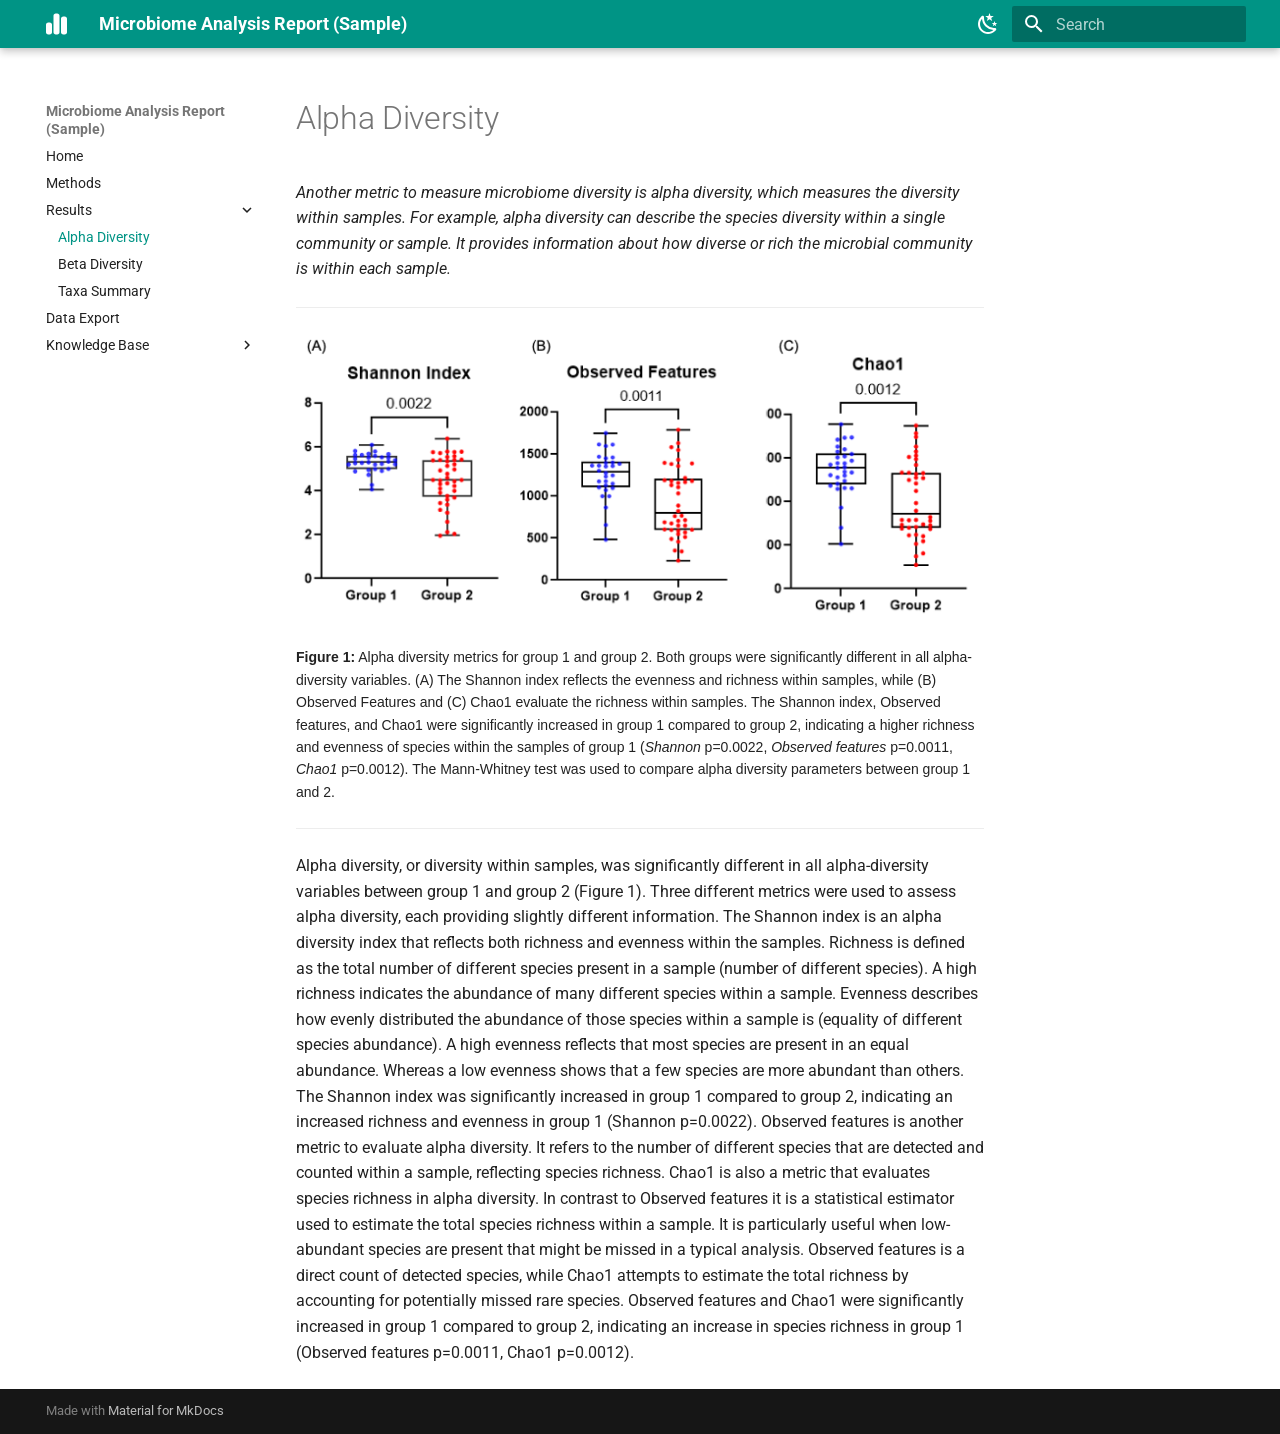
<file: alpha_div/index.html>
<!doctype html>
<html lang="en" class="no-js">
  <head>
    
      <meta charset="utf-8">
      <meta name="viewport" content="width=device-width,initial-scale=1">
      
      
      
        <link rel="canonical" href="https://jonathanturck02.github.io/GI-lab_report/alpha_div/">
      
      
        <link rel="prev" href="../methods/">
      
      
        <link rel="next" href="../beta_div/">
      
      
      <link rel="icon" href="../assets/images/favicon.png">
      <meta name="generator" content="mkdocs-1.6.1, mkdocs-material-9.5.46">
    
    
      
        <title>Alpha Diversity - Microbiome Analysis Report (Sample)</title>
      
    
    
      <link rel="stylesheet" href="../assets/stylesheets/main.6f8fc17f.min.css">
      
        
        <link rel="stylesheet" href="../assets/stylesheets/palette.06af60db.min.css">
      
      


    
    
      
    
    
      
        
        
        <link rel="preconnect" href="https://fonts.gstatic.com" crossorigin>
        <link rel="stylesheet" href="https://fonts.googleapis.com/css?family=Roboto:300,300i,400,400i,700,700i%7CRoboto+Mono:400,400i,700,700i&display=fallback">
        <style>:root{--md-text-font:"Roboto";--md-code-font:"Roboto Mono"}</style>
      
    
    
    <script>__md_scope=new URL("..",location),__md_hash=e=>[...e].reduce(((e,_)=>(e<<5)-e+_.charCodeAt(0)),0),__md_get=(e,_=localStorage,t=__md_scope)=>JSON.parse(_.getItem(t.pathname+"."+e)),__md_set=(e,_,t=localStorage,a=__md_scope)=>{try{t.setItem(a.pathname+"."+e,JSON.stringify(_))}catch(e){}}</script>
    
      

    
    
    
  </head>
  
  
    
    
      
    
    
    
    
    <body dir="ltr" data-md-color-scheme="default" data-md-color-primary="teal" data-md-color-accent="amber">
  
    
    <input class="md-toggle" data-md-toggle="drawer" type="checkbox" id="__drawer" autocomplete="off">
    <input class="md-toggle" data-md-toggle="search" type="checkbox" id="__search" autocomplete="off">
    <label class="md-overlay" for="__drawer"></label>
    <div data-md-component="skip">
      
        
        <a href="#alpha-diversity" class="md-skip">
          Skip to content
        </a>
      
    </div>
    <div data-md-component="announce">
      
    </div>
    
    
      

  

<header class="md-header md-header--shadow" data-md-component="header">
  <nav class="md-header__inner md-grid" aria-label="Header">
    <a href=".." title="Microbiome Analysis Report (Sample)" class="md-header__button md-logo" aria-label="Microbiome Analysis Report (Sample)" data-md-component="logo">
      
  
  <svg xmlns="http://www.w3.org/2000/svg" viewBox="0 0 448 512"><!--! Font Awesome Free 6.7.1 by @fontawesome - https://fontawesome.com License - https://fontawesome.com/license/free (Icons: CC BY 4.0, Fonts: SIL OFL 1.1, Code: MIT License) Copyright 2024 Fonticons, Inc.--><path d="M160 80c0-26.5 21.5-48 48-48h32c26.5 0 48 21.5 48 48v352c0 26.5-21.5 48-48 48h-32c-26.5 0-48-21.5-48-48zM0 272c0-26.5 21.5-48 48-48h32c26.5 0 48 21.5 48 48v160c0 26.5-21.5 48-48 48H48c-26.5 0-48-21.5-48-48zM368 96h32c26.5 0 48 21.5 48 48v288c0 26.5-21.5 48-48 48h-32c-26.5 0-48-21.5-48-48V144c0-26.5 21.5-48 48-48"/></svg>

    </a>
    <label class="md-header__button md-icon" for="__drawer">
      
      <svg xmlns="http://www.w3.org/2000/svg" viewBox="0 0 24 24"><path d="M3 6h18v2H3zm0 5h18v2H3zm0 5h18v2H3z"/></svg>
    </label>
    <div class="md-header__title" data-md-component="header-title">
      <div class="md-header__ellipsis">
        <div class="md-header__topic">
          <span class="md-ellipsis">
            Microbiome Analysis Report (Sample)
          </span>
        </div>
        <div class="md-header__topic" data-md-component="header-topic">
          <span class="md-ellipsis">
            
              Alpha Diversity
            
          </span>
        </div>
      </div>
    </div>
    
      
        <form class="md-header__option" data-md-component="palette">
  
    
    
    
    <input class="md-option" data-md-color-media="" data-md-color-scheme="default" data-md-color-primary="teal" data-md-color-accent="amber"  aria-label="Light mode"  type="radio" name="__palette" id="__palette_0">
    
      <label class="md-header__button md-icon" title="Light mode" for="__palette_1" hidden>
        <svg xmlns="http://www.w3.org/2000/svg" viewBox="0 0 24 24"><path d="m17.75 4.09-2.53 1.94.91 3.06-2.63-1.81-2.63 1.81.91-3.06-2.53-1.94L12.44 4l1.06-3 1.06 3zm3.5 6.91-1.64 1.25.59 1.98-1.7-1.17-1.7 1.17.59-1.98L15.75 11l2.06-.05L18.5 9l.69 1.95zm-2.28 4.95c.83-.08 1.72 1.1 1.19 1.85-.32.45-.66.87-1.08 1.27C15.17 23 8.84 23 4.94 19.07c-3.91-3.9-3.91-10.24 0-14.14.4-.4.82-.76 1.27-1.08.75-.53 1.93.36 1.85 1.19-.27 2.86.69 5.83 2.89 8.02a9.96 9.96 0 0 0 8.02 2.89m-1.64 2.02a12.08 12.08 0 0 1-7.8-3.47c-2.17-2.19-3.33-5-3.49-7.82-2.81 3.14-2.7 7.96.31 10.98 3.02 3.01 7.84 3.12 10.98.31"/></svg>
      </label>
    
  
    
    
    
    <input class="md-option" data-md-color-media="" data-md-color-scheme="slate" data-md-color-primary="teal" data-md-color-accent="amber"  aria-label="Dark mode"  type="radio" name="__palette" id="__palette_1">
    
      <label class="md-header__button md-icon" title="Dark mode" for="__palette_0" hidden>
        <svg xmlns="http://www.w3.org/2000/svg" viewBox="0 0 24 24"><path d="M12 7a5 5 0 0 1 5 5 5 5 0 0 1-5 5 5 5 0 0 1-5-5 5 5 0 0 1 5-5m0 2a3 3 0 0 0-3 3 3 3 0 0 0 3 3 3 3 0 0 0 3-3 3 3 0 0 0-3-3m0-7 2.39 3.42C13.65 5.15 12.84 5 12 5s-1.65.15-2.39.42zM3.34 7l4.16-.35A7.2 7.2 0 0 0 5.94 8.5c-.44.74-.69 1.5-.83 2.29zm.02 10 1.76-3.77a7.131 7.131 0 0 0 2.38 4.14zM20.65 7l-1.77 3.79a7.02 7.02 0 0 0-2.38-4.15zm-.01 10-4.14.36c.59-.51 1.12-1.14 1.54-1.86.42-.73.69-1.5.83-2.29zM12 22l-2.41-3.44c.74.27 1.55.44 2.41.44.82 0 1.63-.17 2.37-.44z"/></svg>
      </label>
    
  
</form>
      
    
    
      <script>var palette=__md_get("__palette");if(palette&&palette.color){if("(prefers-color-scheme)"===palette.color.media){var media=matchMedia("(prefers-color-scheme: light)"),input=document.querySelector(media.matches?"[data-md-color-media='(prefers-color-scheme: light)']":"[data-md-color-media='(prefers-color-scheme: dark)']");palette.color.media=input.getAttribute("data-md-color-media"),palette.color.scheme=input.getAttribute("data-md-color-scheme"),palette.color.primary=input.getAttribute("data-md-color-primary"),palette.color.accent=input.getAttribute("data-md-color-accent")}for(var[key,value]of Object.entries(palette.color))document.body.setAttribute("data-md-color-"+key,value)}</script>
    
    
    
      <label class="md-header__button md-icon" for="__search">
        
        <svg xmlns="http://www.w3.org/2000/svg" viewBox="0 0 24 24"><path d="M9.5 3A6.5 6.5 0 0 1 16 9.5c0 1.61-.59 3.09-1.56 4.23l.27.27h.79l5 5-1.5 1.5-5-5v-.79l-.27-.27A6.52 6.52 0 0 1 9.5 16 6.5 6.5 0 0 1 3 9.5 6.5 6.5 0 0 1 9.5 3m0 2C7 5 5 7 5 9.5S7 14 9.5 14 14 12 14 9.5 12 5 9.5 5"/></svg>
      </label>
      <div class="md-search" data-md-component="search" role="dialog">
  <label class="md-search__overlay" for="__search"></label>
  <div class="md-search__inner" role="search">
    <form class="md-search__form" name="search">
      <input type="text" class="md-search__input" name="query" aria-label="Search" placeholder="Search" autocapitalize="off" autocorrect="off" autocomplete="off" spellcheck="false" data-md-component="search-query" required>
      <label class="md-search__icon md-icon" for="__search">
        
        <svg xmlns="http://www.w3.org/2000/svg" viewBox="0 0 24 24"><path d="M9.5 3A6.5 6.5 0 0 1 16 9.5c0 1.61-.59 3.09-1.56 4.23l.27.27h.79l5 5-1.5 1.5-5-5v-.79l-.27-.27A6.52 6.52 0 0 1 9.5 16 6.5 6.5 0 0 1 3 9.5 6.5 6.5 0 0 1 9.5 3m0 2C7 5 5 7 5 9.5S7 14 9.5 14 14 12 14 9.5 12 5 9.5 5"/></svg>
        
        <svg xmlns="http://www.w3.org/2000/svg" viewBox="0 0 24 24"><path d="M20 11v2H8l5.5 5.5-1.42 1.42L4.16 12l7.92-7.92L13.5 5.5 8 11z"/></svg>
      </label>
      <nav class="md-search__options" aria-label="Search">
        
        <button type="reset" class="md-search__icon md-icon" title="Clear" aria-label="Clear" tabindex="-1">
          
          <svg xmlns="http://www.w3.org/2000/svg" viewBox="0 0 24 24"><path d="M19 6.41 17.59 5 12 10.59 6.41 5 5 6.41 10.59 12 5 17.59 6.41 19 12 13.41 17.59 19 19 17.59 13.41 12z"/></svg>
        </button>
      </nav>
      
    </form>
    <div class="md-search__output">
      <div class="md-search__scrollwrap" tabindex="0" data-md-scrollfix>
        <div class="md-search-result" data-md-component="search-result">
          <div class="md-search-result__meta">
            Initializing search
          </div>
          <ol class="md-search-result__list" role="presentation"></ol>
        </div>
      </div>
    </div>
  </div>
</div>
    
    
  </nav>
  
</header>
    
    <div class="md-container" data-md-component="container">
      
      
        
          
        
      
      <main class="md-main" data-md-component="main">
        <div class="md-main__inner md-grid">
          
            
              
              <div class="md-sidebar md-sidebar--primary" data-md-component="sidebar" data-md-type="navigation" >
                <div class="md-sidebar__scrollwrap">
                  <div class="md-sidebar__inner">
                    



<nav class="md-nav md-nav--primary" aria-label="Navigation" data-md-level="0">
  <label class="md-nav__title" for="__drawer">
    <a href=".." title="Microbiome Analysis Report (Sample)" class="md-nav__button md-logo" aria-label="Microbiome Analysis Report (Sample)" data-md-component="logo">
      
  
  <svg xmlns="http://www.w3.org/2000/svg" viewBox="0 0 448 512"><!--! Font Awesome Free 6.7.1 by @fontawesome - https://fontawesome.com License - https://fontawesome.com/license/free (Icons: CC BY 4.0, Fonts: SIL OFL 1.1, Code: MIT License) Copyright 2024 Fonticons, Inc.--><path d="M160 80c0-26.5 21.5-48 48-48h32c26.5 0 48 21.5 48 48v352c0 26.5-21.5 48-48 48h-32c-26.5 0-48-21.5-48-48zM0 272c0-26.5 21.5-48 48-48h32c26.5 0 48 21.5 48 48v160c0 26.5-21.5 48-48 48H48c-26.5 0-48-21.5-48-48zM368 96h32c26.5 0 48 21.5 48 48v288c0 26.5-21.5 48-48 48h-32c-26.5 0-48-21.5-48-48V144c0-26.5 21.5-48 48-48"/></svg>

    </a>
    Microbiome Analysis Report (Sample)
  </label>
  
  <ul class="md-nav__list" data-md-scrollfix>
    
      
      
  
  
  
  
    <li class="md-nav__item">
      <a href=".." class="md-nav__link">
        
  
  <span class="md-ellipsis">
    Home
  </span>
  

      </a>
    </li>
  

    
      
      
  
  
  
  
    <li class="md-nav__item">
      <a href="../methods/" class="md-nav__link">
        
  
  <span class="md-ellipsis">
    Methods
  </span>
  

      </a>
    </li>
  

    
      
      
  
  
    
  
  
  
    
    
    
    
    <li class="md-nav__item md-nav__item--active md-nav__item--nested">
      
        
        
        <input class="md-nav__toggle md-toggle " type="checkbox" id="__nav_3" checked>
        
          
          <label class="md-nav__link" for="__nav_3" id="__nav_3_label" tabindex="0">
            
  
  <span class="md-ellipsis">
    Results
  </span>
  

            <span class="md-nav__icon md-icon"></span>
          </label>
        
        <nav class="md-nav" data-md-level="1" aria-labelledby="__nav_3_label" aria-expanded="true">
          <label class="md-nav__title" for="__nav_3">
            <span class="md-nav__icon md-icon"></span>
            Results
          </label>
          <ul class="md-nav__list" data-md-scrollfix>
            
              
                
  
  
    
  
  
  
    <li class="md-nav__item md-nav__item--active">
      
      <input class="md-nav__toggle md-toggle" type="checkbox" id="__toc">
      
      
        
      
      
      <a href="./" class="md-nav__link md-nav__link--active">
        
  
  <span class="md-ellipsis">
    Alpha Diversity
  </span>
  

      </a>
      
    </li>
  

              
            
              
                
  
  
  
  
    <li class="md-nav__item">
      <a href="../beta_div/" class="md-nav__link">
        
  
  <span class="md-ellipsis">
    Beta Diversity
  </span>
  

      </a>
    </li>
  

              
            
              
                
  
  
  
  
    <li class="md-nav__item">
      <a href="../taxa_summary/" class="md-nav__link">
        
  
  <span class="md-ellipsis">
    Taxa Summary
  </span>
  

      </a>
    </li>
  

              
            
          </ul>
        </nav>
      
    </li>
  

    
      
      
  
  
  
  
    <li class="md-nav__item">
      <a href="../data/" class="md-nav__link">
        
  
  <span class="md-ellipsis">
    Data Export
  </span>
  

      </a>
    </li>
  

    
      
      
  
  
  
  
    
    
    
    
    <li class="md-nav__item md-nav__item--nested">
      
        
        
        <input class="md-nav__toggle md-toggle " type="checkbox" id="__nav_5" >
        
          
          <label class="md-nav__link" for="__nav_5" id="__nav_5_label" tabindex="0">
            
  
  <span class="md-ellipsis">
    Knowledge Base
  </span>
  

            <span class="md-nav__icon md-icon"></span>
          </label>
        
        <nav class="md-nav" data-md-level="1" aria-labelledby="__nav_5_label" aria-expanded="false">
          <label class="md-nav__title" for="__nav_5">
            <span class="md-nav__icon md-icon"></span>
            Knowledge Base
          </label>
          <ul class="md-nav__list" data-md-scrollfix>
            
              
                
  
  
  
  
    <li class="md-nav__item">
      <a href="../16S_vs_shotgun/" class="md-nav__link">
        
  
  <span class="md-ellipsis">
    16S vs Shotgun Metagenomics
  </span>
  

      </a>
    </li>
  

              
            
          </ul>
        </nav>
      
    </li>
  

    
  </ul>
</nav>
                  </div>
                </div>
              </div>
            
            
              
              <div class="md-sidebar md-sidebar--secondary" data-md-component="sidebar" data-md-type="toc" >
                <div class="md-sidebar__scrollwrap">
                  <div class="md-sidebar__inner">
                    

<nav class="md-nav md-nav--secondary" aria-label="Table of contents">
  
  
  
    
  
  
</nav>
                  </div>
                </div>
              </div>
            
          
          
            <div class="md-content" data-md-component="content">
              <article class="md-content__inner md-typeset">
                
                  


<h1 id="alpha-diversity">Alpha Diversity</h1>
<p><em>Another metric to measure microbiome diversity is alpha diversity, which measures the diversity within samples. For example, alpha diversity can describe the species diversity within a single community or sample. It provides information about how diverse or rich the microbial community is within each sample.</em></p>
<hr />
<p><img alt="image" src="../assets/alpha_div/combined.png" /></p>
<div style="font-family: Arial, sans-serif; font-size: 14px;">
<b>Figure 1:</b> Alpha diversity metrics for group 1 and group 2. Both groups were significantly different in all alpha-diversity variables. (A) The Shannon index reflects the evenness and richness within samples, while (B) Observed Features and (C) Chao1 evaluate the richness within samples. The Shannon index, Observed features, and Chao1 were significantly increased in group 1 compared to group 2, indicating a higher richness and evenness of species within the samples of group 1 (<i>Shannon</i> p=0.0022, <i>Observed features</i> p=0.0011, <i>Chao1</i> p=0.0012). The Mann-Whitney test was used to compare alpha diversity parameters between group 1 and 2.
</div>

<hr />
<p>Alpha diversity, or diversity within samples, was significantly different in all alpha-diversity variables between group 1 and group 2 (Figure 1). Three different metrics were used to assess alpha diversity, each providing slightly different information. The Shannon index is an alpha diversity index that reflects both richness and evenness within the samples. Richness is defined as the total number of different species present in a sample (number of different species). A high richness indicates the abundance of many different species within a sample. Evenness describes how evenly distributed the abundance of those species within a sample is (equality of different species abundance). A high evenness reflects that most species are present in an equal abundance. Whereas a low evenness shows that a few species are more abundant than others. The Shannon index was significantly increased in group 1 compared to group 2, indicating an increased richness and evenness in group 1 (Shannon p=0.0022). Observed features is another metric to evaluate alpha diversity. It refers to the number of different species that are detected and counted within a sample, reflecting species richness. Chao1 is also a metric that evaluates species richness in alpha diversity. In contrast to Observed features it is a statistical estimator used to estimate the total species richness within a sample. It is particularly useful when low-abundant species are present that might be missed in a typical analysis. Observed features is a direct count of detected species, while Chao1 attempts to estimate the total richness by accounting for potentially missed rare species. Observed features and Chao1 were significantly increased in group 1 compared to group 2, indicating an increase in species richness in group 1 (Observed features p=0.0011, Chao1 p=0.0012).</p>












                
              </article>
            </div>
          
          
<script>var target=document.getElementById(location.hash.slice(1));target&&target.name&&(target.checked=target.name.startsWith("__tabbed_"))</script>
        </div>
        
      </main>
      
        <footer class="md-footer">
  
  <div class="md-footer-meta md-typeset">
    <div class="md-footer-meta__inner md-grid">
      <div class="md-copyright">
  
  
    Made with
    <a href="https://squidfunk.github.io/mkdocs-material/" target="_blank" rel="noopener">
      Material for MkDocs
    </a>
  
</div>
      
    </div>
  </div>
</footer>
      
    </div>
    <div class="md-dialog" data-md-component="dialog">
      <div class="md-dialog__inner md-typeset"></div>
    </div>
    
    
    <script id="__config" type="application/json">{"base": "..", "features": [], "search": "../assets/javascripts/workers/search.6ce7567c.min.js", "translations": {"clipboard.copied": "Copied to clipboard", "clipboard.copy": "Copy to clipboard", "search.result.more.one": "1 more on this page", "search.result.more.other": "# more on this page", "search.result.none": "No matching documents", "search.result.one": "1 matching document", "search.result.other": "# matching documents", "search.result.placeholder": "Type to start searching", "search.result.term.missing": "Missing", "select.version": "Select version"}}</script>
    
    
      <script src="../assets/javascripts/bundle.83f73b43.min.js"></script>
      
    
  </body>
</html>
</file>
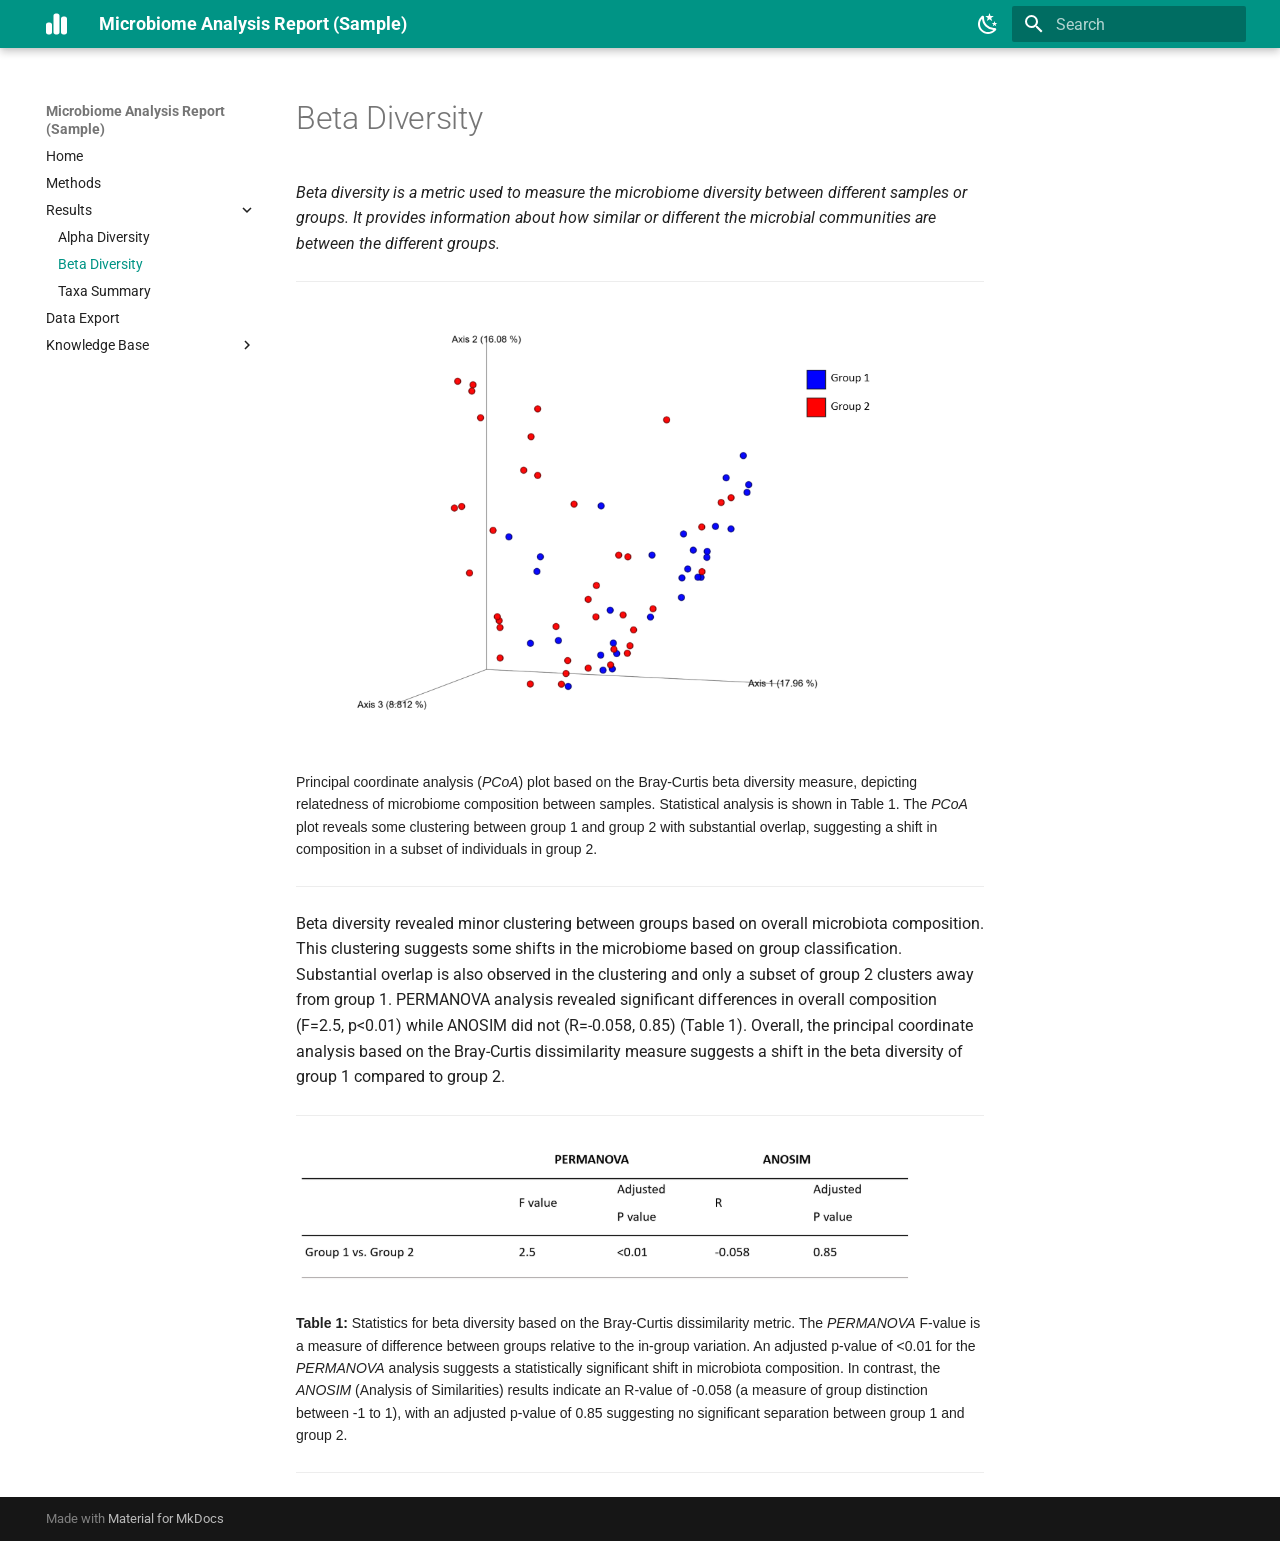
<file: beta_div/index.html>
<!doctype html>
<html lang="en" class="no-js">
  <head>
    
      <meta charset="utf-8">
      <meta name="viewport" content="width=device-width,initial-scale=1">
      
      
      
        <link rel="canonical" href="https://jonathanturck02.github.io/GI-lab_report/beta_div/">
      
      
        <link rel="prev" href="../alpha_div/">
      
      
        <link rel="next" href="../taxa_summary/">
      
      
      <link rel="icon" href="../assets/images/favicon.png">
      <meta name="generator" content="mkdocs-1.6.1, mkdocs-material-9.5.46">
    
    
      
        <title>Beta Diversity - Microbiome Analysis Report (Sample)</title>
      
    
    
      <link rel="stylesheet" href="../assets/stylesheets/main.6f8fc17f.min.css">
      
        
        <link rel="stylesheet" href="../assets/stylesheets/palette.06af60db.min.css">
      
      


    
    
      
    
    
      
        
        
        <link rel="preconnect" href="https://fonts.gstatic.com" crossorigin>
        <link rel="stylesheet" href="https://fonts.googleapis.com/css?family=Roboto:300,300i,400,400i,700,700i%7CRoboto+Mono:400,400i,700,700i&display=fallback">
        <style>:root{--md-text-font:"Roboto";--md-code-font:"Roboto Mono"}</style>
      
    
    
    <script>__md_scope=new URL("..",location),__md_hash=e=>[...e].reduce(((e,_)=>(e<<5)-e+_.charCodeAt(0)),0),__md_get=(e,_=localStorage,t=__md_scope)=>JSON.parse(_.getItem(t.pathname+"."+e)),__md_set=(e,_,t=localStorage,a=__md_scope)=>{try{t.setItem(a.pathname+"."+e,JSON.stringify(_))}catch(e){}}</script>
    
      

    
    
    
  </head>
  
  
    
    
      
    
    
    
    
    <body dir="ltr" data-md-color-scheme="default" data-md-color-primary="teal" data-md-color-accent="amber">
  
    
    <input class="md-toggle" data-md-toggle="drawer" type="checkbox" id="__drawer" autocomplete="off">
    <input class="md-toggle" data-md-toggle="search" type="checkbox" id="__search" autocomplete="off">
    <label class="md-overlay" for="__drawer"></label>
    <div data-md-component="skip">
      
        
        <a href="#beta-diversity" class="md-skip">
          Skip to content
        </a>
      
    </div>
    <div data-md-component="announce">
      
    </div>
    
    
      

  

<header class="md-header md-header--shadow" data-md-component="header">
  <nav class="md-header__inner md-grid" aria-label="Header">
    <a href=".." title="Microbiome Analysis Report (Sample)" class="md-header__button md-logo" aria-label="Microbiome Analysis Report (Sample)" data-md-component="logo">
      
  
  <svg xmlns="http://www.w3.org/2000/svg" viewBox="0 0 448 512"><!--! Font Awesome Free 6.7.1 by @fontawesome - https://fontawesome.com License - https://fontawesome.com/license/free (Icons: CC BY 4.0, Fonts: SIL OFL 1.1, Code: MIT License) Copyright 2024 Fonticons, Inc.--><path d="M160 80c0-26.5 21.5-48 48-48h32c26.5 0 48 21.5 48 48v352c0 26.5-21.5 48-48 48h-32c-26.5 0-48-21.5-48-48zM0 272c0-26.5 21.5-48 48-48h32c26.5 0 48 21.5 48 48v160c0 26.5-21.5 48-48 48H48c-26.5 0-48-21.5-48-48zM368 96h32c26.5 0 48 21.5 48 48v288c0 26.5-21.5 48-48 48h-32c-26.5 0-48-21.5-48-48V144c0-26.5 21.5-48 48-48"/></svg>

    </a>
    <label class="md-header__button md-icon" for="__drawer">
      
      <svg xmlns="http://www.w3.org/2000/svg" viewBox="0 0 24 24"><path d="M3 6h18v2H3zm0 5h18v2H3zm0 5h18v2H3z"/></svg>
    </label>
    <div class="md-header__title" data-md-component="header-title">
      <div class="md-header__ellipsis">
        <div class="md-header__topic">
          <span class="md-ellipsis">
            Microbiome Analysis Report (Sample)
          </span>
        </div>
        <div class="md-header__topic" data-md-component="header-topic">
          <span class="md-ellipsis">
            
              Beta Diversity
            
          </span>
        </div>
      </div>
    </div>
    
      
        <form class="md-header__option" data-md-component="palette">
  
    
    
    
    <input class="md-option" data-md-color-media="" data-md-color-scheme="default" data-md-color-primary="teal" data-md-color-accent="amber"  aria-label="Light mode"  type="radio" name="__palette" id="__palette_0">
    
      <label class="md-header__button md-icon" title="Light mode" for="__palette_1" hidden>
        <svg xmlns="http://www.w3.org/2000/svg" viewBox="0 0 24 24"><path d="m17.75 4.09-2.53 1.94.91 3.06-2.63-1.81-2.63 1.81.91-3.06-2.53-1.94L12.44 4l1.06-3 1.06 3zm3.5 6.91-1.64 1.25.59 1.98-1.7-1.17-1.7 1.17.59-1.98L15.75 11l2.06-.05L18.5 9l.69 1.95zm-2.28 4.95c.83-.08 1.72 1.1 1.19 1.85-.32.45-.66.87-1.08 1.27C15.17 23 8.84 23 4.94 19.07c-3.91-3.9-3.91-10.24 0-14.14.4-.4.82-.76 1.27-1.08.75-.53 1.93.36 1.85 1.19-.27 2.86.69 5.83 2.89 8.02a9.96 9.96 0 0 0 8.02 2.89m-1.64 2.02a12.08 12.08 0 0 1-7.8-3.47c-2.17-2.19-3.33-5-3.49-7.82-2.81 3.14-2.7 7.96.31 10.98 3.02 3.01 7.84 3.12 10.98.31"/></svg>
      </label>
    
  
    
    
    
    <input class="md-option" data-md-color-media="" data-md-color-scheme="slate" data-md-color-primary="teal" data-md-color-accent="amber"  aria-label="Dark mode"  type="radio" name="__palette" id="__palette_1">
    
      <label class="md-header__button md-icon" title="Dark mode" for="__palette_0" hidden>
        <svg xmlns="http://www.w3.org/2000/svg" viewBox="0 0 24 24"><path d="M12 7a5 5 0 0 1 5 5 5 5 0 0 1-5 5 5 5 0 0 1-5-5 5 5 0 0 1 5-5m0 2a3 3 0 0 0-3 3 3 3 0 0 0 3 3 3 3 0 0 0 3-3 3 3 0 0 0-3-3m0-7 2.39 3.42C13.65 5.15 12.84 5 12 5s-1.65.15-2.39.42zM3.34 7l4.16-.35A7.2 7.2 0 0 0 5.94 8.5c-.44.74-.69 1.5-.83 2.29zm.02 10 1.76-3.77a7.131 7.131 0 0 0 2.38 4.14zM20.65 7l-1.77 3.79a7.02 7.02 0 0 0-2.38-4.15zm-.01 10-4.14.36c.59-.51 1.12-1.14 1.54-1.86.42-.73.69-1.5.83-2.29zM12 22l-2.41-3.44c.74.27 1.55.44 2.41.44.82 0 1.63-.17 2.37-.44z"/></svg>
      </label>
    
  
</form>
      
    
    
      <script>var palette=__md_get("__palette");if(palette&&palette.color){if("(prefers-color-scheme)"===palette.color.media){var media=matchMedia("(prefers-color-scheme: light)"),input=document.querySelector(media.matches?"[data-md-color-media='(prefers-color-scheme: light)']":"[data-md-color-media='(prefers-color-scheme: dark)']");palette.color.media=input.getAttribute("data-md-color-media"),palette.color.scheme=input.getAttribute("data-md-color-scheme"),palette.color.primary=input.getAttribute("data-md-color-primary"),palette.color.accent=input.getAttribute("data-md-color-accent")}for(var[key,value]of Object.entries(palette.color))document.body.setAttribute("data-md-color-"+key,value)}</script>
    
    
    
      <label class="md-header__button md-icon" for="__search">
        
        <svg xmlns="http://www.w3.org/2000/svg" viewBox="0 0 24 24"><path d="M9.5 3A6.5 6.5 0 0 1 16 9.5c0 1.61-.59 3.09-1.56 4.23l.27.27h.79l5 5-1.5 1.5-5-5v-.79l-.27-.27A6.52 6.52 0 0 1 9.5 16 6.5 6.5 0 0 1 3 9.5 6.5 6.5 0 0 1 9.5 3m0 2C7 5 5 7 5 9.5S7 14 9.5 14 14 12 14 9.5 12 5 9.5 5"/></svg>
      </label>
      <div class="md-search" data-md-component="search" role="dialog">
  <label class="md-search__overlay" for="__search"></label>
  <div class="md-search__inner" role="search">
    <form class="md-search__form" name="search">
      <input type="text" class="md-search__input" name="query" aria-label="Search" placeholder="Search" autocapitalize="off" autocorrect="off" autocomplete="off" spellcheck="false" data-md-component="search-query" required>
      <label class="md-search__icon md-icon" for="__search">
        
        <svg xmlns="http://www.w3.org/2000/svg" viewBox="0 0 24 24"><path d="M9.5 3A6.5 6.5 0 0 1 16 9.5c0 1.61-.59 3.09-1.56 4.23l.27.27h.79l5 5-1.5 1.5-5-5v-.79l-.27-.27A6.52 6.52 0 0 1 9.5 16 6.5 6.5 0 0 1 3 9.5 6.5 6.5 0 0 1 9.5 3m0 2C7 5 5 7 5 9.5S7 14 9.5 14 14 12 14 9.5 12 5 9.5 5"/></svg>
        
        <svg xmlns="http://www.w3.org/2000/svg" viewBox="0 0 24 24"><path d="M20 11v2H8l5.5 5.5-1.42 1.42L4.16 12l7.92-7.92L13.5 5.5 8 11z"/></svg>
      </label>
      <nav class="md-search__options" aria-label="Search">
        
        <button type="reset" class="md-search__icon md-icon" title="Clear" aria-label="Clear" tabindex="-1">
          
          <svg xmlns="http://www.w3.org/2000/svg" viewBox="0 0 24 24"><path d="M19 6.41 17.59 5 12 10.59 6.41 5 5 6.41 10.59 12 5 17.59 6.41 19 12 13.41 17.59 19 19 17.59 13.41 12z"/></svg>
        </button>
      </nav>
      
    </form>
    <div class="md-search__output">
      <div class="md-search__scrollwrap" tabindex="0" data-md-scrollfix>
        <div class="md-search-result" data-md-component="search-result">
          <div class="md-search-result__meta">
            Initializing search
          </div>
          <ol class="md-search-result__list" role="presentation"></ol>
        </div>
      </div>
    </div>
  </div>
</div>
    
    
  </nav>
  
</header>
    
    <div class="md-container" data-md-component="container">
      
      
        
          
        
      
      <main class="md-main" data-md-component="main">
        <div class="md-main__inner md-grid">
          
            
              
              <div class="md-sidebar md-sidebar--primary" data-md-component="sidebar" data-md-type="navigation" >
                <div class="md-sidebar__scrollwrap">
                  <div class="md-sidebar__inner">
                    



<nav class="md-nav md-nav--primary" aria-label="Navigation" data-md-level="0">
  <label class="md-nav__title" for="__drawer">
    <a href=".." title="Microbiome Analysis Report (Sample)" class="md-nav__button md-logo" aria-label="Microbiome Analysis Report (Sample)" data-md-component="logo">
      
  
  <svg xmlns="http://www.w3.org/2000/svg" viewBox="0 0 448 512"><!--! Font Awesome Free 6.7.1 by @fontawesome - https://fontawesome.com License - https://fontawesome.com/license/free (Icons: CC BY 4.0, Fonts: SIL OFL 1.1, Code: MIT License) Copyright 2024 Fonticons, Inc.--><path d="M160 80c0-26.5 21.5-48 48-48h32c26.5 0 48 21.5 48 48v352c0 26.5-21.5 48-48 48h-32c-26.5 0-48-21.5-48-48zM0 272c0-26.5 21.5-48 48-48h32c26.5 0 48 21.5 48 48v160c0 26.5-21.5 48-48 48H48c-26.5 0-48-21.5-48-48zM368 96h32c26.5 0 48 21.5 48 48v288c0 26.5-21.5 48-48 48h-32c-26.5 0-48-21.5-48-48V144c0-26.5 21.5-48 48-48"/></svg>

    </a>
    Microbiome Analysis Report (Sample)
  </label>
  
  <ul class="md-nav__list" data-md-scrollfix>
    
      
      
  
  
  
  
    <li class="md-nav__item">
      <a href=".." class="md-nav__link">
        
  
  <span class="md-ellipsis">
    Home
  </span>
  

      </a>
    </li>
  

    
      
      
  
  
  
  
    <li class="md-nav__item">
      <a href="../methods/" class="md-nav__link">
        
  
  <span class="md-ellipsis">
    Methods
  </span>
  

      </a>
    </li>
  

    
      
      
  
  
    
  
  
  
    
    
    
    
    <li class="md-nav__item md-nav__item--active md-nav__item--nested">
      
        
        
        <input class="md-nav__toggle md-toggle " type="checkbox" id="__nav_3" checked>
        
          
          <label class="md-nav__link" for="__nav_3" id="__nav_3_label" tabindex="0">
            
  
  <span class="md-ellipsis">
    Results
  </span>
  

            <span class="md-nav__icon md-icon"></span>
          </label>
        
        <nav class="md-nav" data-md-level="1" aria-labelledby="__nav_3_label" aria-expanded="true">
          <label class="md-nav__title" for="__nav_3">
            <span class="md-nav__icon md-icon"></span>
            Results
          </label>
          <ul class="md-nav__list" data-md-scrollfix>
            
              
                
  
  
  
  
    <li class="md-nav__item">
      <a href="../alpha_div/" class="md-nav__link">
        
  
  <span class="md-ellipsis">
    Alpha Diversity
  </span>
  

      </a>
    </li>
  

              
            
              
                
  
  
    
  
  
  
    <li class="md-nav__item md-nav__item--active">
      
      <input class="md-nav__toggle md-toggle" type="checkbox" id="__toc">
      
      
        
      
      
      <a href="./" class="md-nav__link md-nav__link--active">
        
  
  <span class="md-ellipsis">
    Beta Diversity
  </span>
  

      </a>
      
    </li>
  

              
            
              
                
  
  
  
  
    <li class="md-nav__item">
      <a href="../taxa_summary/" class="md-nav__link">
        
  
  <span class="md-ellipsis">
    Taxa Summary
  </span>
  

      </a>
    </li>
  

              
            
          </ul>
        </nav>
      
    </li>
  

    
      
      
  
  
  
  
    <li class="md-nav__item">
      <a href="../data/" class="md-nav__link">
        
  
  <span class="md-ellipsis">
    Data Export
  </span>
  

      </a>
    </li>
  

    
      
      
  
  
  
  
    
    
    
    
    <li class="md-nav__item md-nav__item--nested">
      
        
        
        <input class="md-nav__toggle md-toggle " type="checkbox" id="__nav_5" >
        
          
          <label class="md-nav__link" for="__nav_5" id="__nav_5_label" tabindex="0">
            
  
  <span class="md-ellipsis">
    Knowledge Base
  </span>
  

            <span class="md-nav__icon md-icon"></span>
          </label>
        
        <nav class="md-nav" data-md-level="1" aria-labelledby="__nav_5_label" aria-expanded="false">
          <label class="md-nav__title" for="__nav_5">
            <span class="md-nav__icon md-icon"></span>
            Knowledge Base
          </label>
          <ul class="md-nav__list" data-md-scrollfix>
            
              
                
  
  
  
  
    <li class="md-nav__item">
      <a href="../16S_vs_shotgun/" class="md-nav__link">
        
  
  <span class="md-ellipsis">
    16S vs Shotgun Metagenomics
  </span>
  

      </a>
    </li>
  

              
            
          </ul>
        </nav>
      
    </li>
  

    
  </ul>
</nav>
                  </div>
                </div>
              </div>
            
            
              
              <div class="md-sidebar md-sidebar--secondary" data-md-component="sidebar" data-md-type="toc" >
                <div class="md-sidebar__scrollwrap">
                  <div class="md-sidebar__inner">
                    

<nav class="md-nav md-nav--secondary" aria-label="Table of contents">
  
  
  
    
  
  
</nav>
                  </div>
                </div>
              </div>
            
          
          
            <div class="md-content" data-md-component="content">
              <article class="md-content__inner md-typeset">
                
                  


<h1 id="beta-diversity">Beta Diversity</h1>
<p><em>Beta diversity is a metric used to measure the microbiome diversity between different samples or groups.  It provides information about how similar or different the microbial communities are between the different groups.</em></p>
<hr />
<p><img alt="image" src="../assets/beta_div/bc.png" /></p>
<div style="font-family: Arial, sans-serif; font-size: 14px;">
Principal coordinate analysis (<i>PCoA</i>) plot based on the Bray-Curtis beta diversity measure, depicting relatedness of microbiome composition between samples. Statistical analysis is shown in Table 1. The <i>PCoA</i> plot reveals some clustering between group 1 and group 2 with substantial overlap, suggesting a shift in composition in a subset of individuals in group 2.
</div>

<hr />
<p>Beta diversity revealed minor clustering between groups based on overall microbiota composition. This clustering suggests some shifts in the microbiome based on group classification. Substantial overlap is also observed in the clustering and only a subset of group 2 clusters away from group 1. PERMANOVA analysis revealed significant differences in overall composition (F=2.5, p&lt;0.01) while ANOSIM did not (R=-0.058, 0.85) (Table 1). Overall, the principal coordinate analysis based on the Bray-Curtis dissimilarity measure suggests a shift in the beta diversity of group 1 compared to group 2.</p>
<hr />
<p><img alt="image" src="../assets/beta_div/bc_table1.png" /></p>
<div style="font-family: Arial, sans-serif; font-size: 14px;">
<b>Table 1:</b> Statistics for beta diversity based on the Bray-Curtis dissimilarity metric. The <i>PERMANOVA</i> F-value is a measure of difference between groups relative to the in-group variation. An adjusted p-value of &lt;0.01 for the <i>PERMANOVA</i> analysis suggests a statistically significant shift in microbiota composition. In contrast, the <i>ANOSIM</i> (Analysis of Similarities) results indicate an R-value of -0.058 (a measure of group distinction between -1 to 1), with an adjusted p-value of 0.85 suggesting no significant separation between group 1 and group 2.
</div>

<hr />












                
              </article>
            </div>
          
          
<script>var target=document.getElementById(location.hash.slice(1));target&&target.name&&(target.checked=target.name.startsWith("__tabbed_"))</script>
        </div>
        
      </main>
      
        <footer class="md-footer">
  
  <div class="md-footer-meta md-typeset">
    <div class="md-footer-meta__inner md-grid">
      <div class="md-copyright">
  
  
    Made with
    <a href="https://squidfunk.github.io/mkdocs-material/" target="_blank" rel="noopener">
      Material for MkDocs
    </a>
  
</div>
      
    </div>
  </div>
</footer>
      
    </div>
    <div class="md-dialog" data-md-component="dialog">
      <div class="md-dialog__inner md-typeset"></div>
    </div>
    
    
    <script id="__config" type="application/json">{"base": "..", "features": [], "search": "../assets/javascripts/workers/search.6ce7567c.min.js", "translations": {"clipboard.copied": "Copied to clipboard", "clipboard.copy": "Copy to clipboard", "search.result.more.one": "1 more on this page", "search.result.more.other": "# more on this page", "search.result.none": "No matching documents", "search.result.one": "1 matching document", "search.result.other": "# matching documents", "search.result.placeholder": "Type to start searching", "search.result.term.missing": "Missing", "select.version": "Select version"}}</script>
    
    
      <script src="../assets/javascripts/bundle.83f73b43.min.js"></script>
      
    
  </body>
</html>
</file>
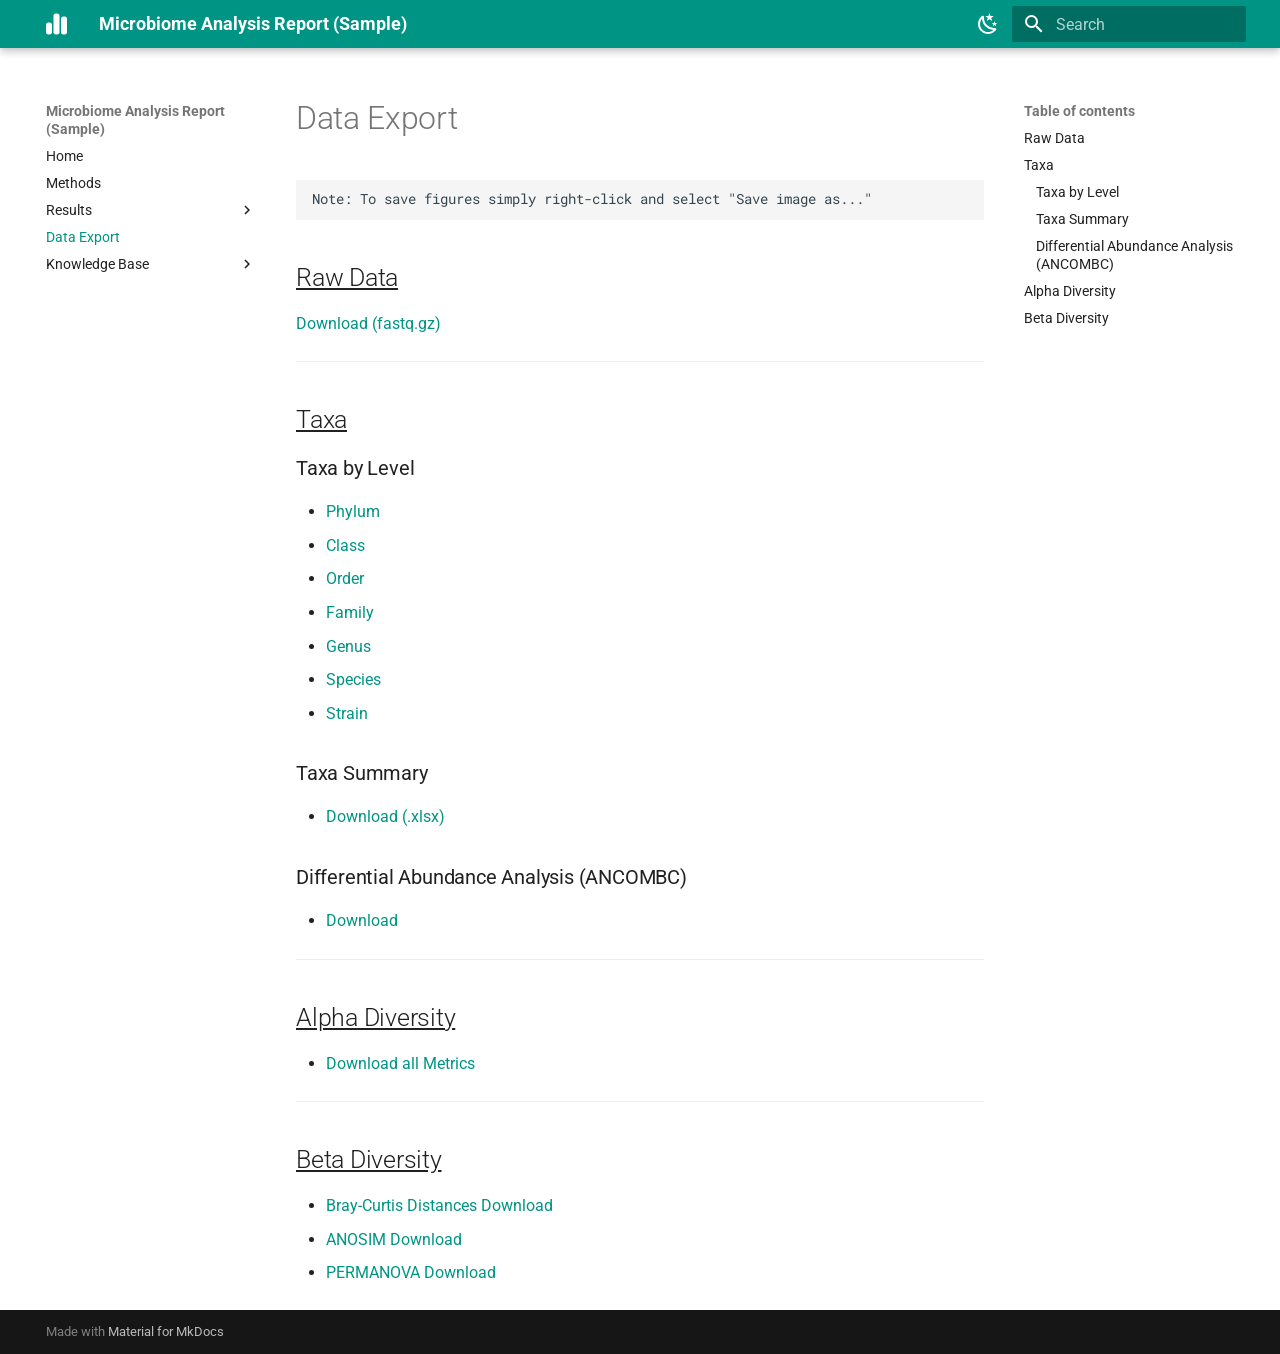
<file: data/index.html>
<!doctype html>
<html lang="en" class="no-js">
  <head>
    
      <meta charset="utf-8">
      <meta name="viewport" content="width=device-width,initial-scale=1">
      
      
      
        <link rel="canonical" href="https://jonathanturck02.github.io/GI-lab_report/data/">
      
      
        <link rel="prev" href="../taxa_summary/">
      
      
        <link rel="next" href="../16S_vs_shotgun/">
      
      
      <link rel="icon" href="../assets/images/favicon.png">
      <meta name="generator" content="mkdocs-1.6.1, mkdocs-material-9.5.46">
    
    
      
        <title>Data Export - Microbiome Analysis Report (Sample)</title>
      
    
    
      <link rel="stylesheet" href="../assets/stylesheets/main.6f8fc17f.min.css">
      
        
        <link rel="stylesheet" href="../assets/stylesheets/palette.06af60db.min.css">
      
      


    
    
      
    
    
      
        
        
        <link rel="preconnect" href="https://fonts.gstatic.com" crossorigin>
        <link rel="stylesheet" href="https://fonts.googleapis.com/css?family=Roboto:300,300i,400,400i,700,700i%7CRoboto+Mono:400,400i,700,700i&display=fallback">
        <style>:root{--md-text-font:"Roboto";--md-code-font:"Roboto Mono"}</style>
      
    
    
    <script>__md_scope=new URL("..",location),__md_hash=e=>[...e].reduce(((e,_)=>(e<<5)-e+_.charCodeAt(0)),0),__md_get=(e,_=localStorage,t=__md_scope)=>JSON.parse(_.getItem(t.pathname+"."+e)),__md_set=(e,_,t=localStorage,a=__md_scope)=>{try{t.setItem(a.pathname+"."+e,JSON.stringify(_))}catch(e){}}</script>
    
      

    
    
    
  </head>
  
  
    
    
      
    
    
    
    
    <body dir="ltr" data-md-color-scheme="default" data-md-color-primary="teal" data-md-color-accent="amber">
  
    
    <input class="md-toggle" data-md-toggle="drawer" type="checkbox" id="__drawer" autocomplete="off">
    <input class="md-toggle" data-md-toggle="search" type="checkbox" id="__search" autocomplete="off">
    <label class="md-overlay" for="__drawer"></label>
    <div data-md-component="skip">
      
        
        <a href="#raw-data" class="md-skip">
          Skip to content
        </a>
      
    </div>
    <div data-md-component="announce">
      
    </div>
    
    
      

  

<header class="md-header md-header--shadow" data-md-component="header">
  <nav class="md-header__inner md-grid" aria-label="Header">
    <a href=".." title="Microbiome Analysis Report (Sample)" class="md-header__button md-logo" aria-label="Microbiome Analysis Report (Sample)" data-md-component="logo">
      
  
  <svg xmlns="http://www.w3.org/2000/svg" viewBox="0 0 448 512"><!--! Font Awesome Free 6.7.1 by @fontawesome - https://fontawesome.com License - https://fontawesome.com/license/free (Icons: CC BY 4.0, Fonts: SIL OFL 1.1, Code: MIT License) Copyright 2024 Fonticons, Inc.--><path d="M160 80c0-26.5 21.5-48 48-48h32c26.5 0 48 21.5 48 48v352c0 26.5-21.5 48-48 48h-32c-26.5 0-48-21.5-48-48zM0 272c0-26.5 21.5-48 48-48h32c26.5 0 48 21.5 48 48v160c0 26.5-21.5 48-48 48H48c-26.5 0-48-21.5-48-48zM368 96h32c26.5 0 48 21.5 48 48v288c0 26.5-21.5 48-48 48h-32c-26.5 0-48-21.5-48-48V144c0-26.5 21.5-48 48-48"/></svg>

    </a>
    <label class="md-header__button md-icon" for="__drawer">
      
      <svg xmlns="http://www.w3.org/2000/svg" viewBox="0 0 24 24"><path d="M3 6h18v2H3zm0 5h18v2H3zm0 5h18v2H3z"/></svg>
    </label>
    <div class="md-header__title" data-md-component="header-title">
      <div class="md-header__ellipsis">
        <div class="md-header__topic">
          <span class="md-ellipsis">
            Microbiome Analysis Report (Sample)
          </span>
        </div>
        <div class="md-header__topic" data-md-component="header-topic">
          <span class="md-ellipsis">
            
              Data Export
            
          </span>
        </div>
      </div>
    </div>
    
      
        <form class="md-header__option" data-md-component="palette">
  
    
    
    
    <input class="md-option" data-md-color-media="" data-md-color-scheme="default" data-md-color-primary="teal" data-md-color-accent="amber"  aria-label="Light mode"  type="radio" name="__palette" id="__palette_0">
    
      <label class="md-header__button md-icon" title="Light mode" for="__palette_1" hidden>
        <svg xmlns="http://www.w3.org/2000/svg" viewBox="0 0 24 24"><path d="m17.75 4.09-2.53 1.94.91 3.06-2.63-1.81-2.63 1.81.91-3.06-2.53-1.94L12.44 4l1.06-3 1.06 3zm3.5 6.91-1.64 1.25.59 1.98-1.7-1.17-1.7 1.17.59-1.98L15.75 11l2.06-.05L18.5 9l.69 1.95zm-2.28 4.95c.83-.08 1.72 1.1 1.19 1.85-.32.45-.66.87-1.08 1.27C15.17 23 8.84 23 4.94 19.07c-3.91-3.9-3.91-10.24 0-14.14.4-.4.82-.76 1.27-1.08.75-.53 1.93.36 1.85 1.19-.27 2.86.69 5.83 2.89 8.02a9.96 9.96 0 0 0 8.02 2.89m-1.64 2.02a12.08 12.08 0 0 1-7.8-3.47c-2.17-2.19-3.33-5-3.49-7.82-2.81 3.14-2.7 7.96.31 10.98 3.02 3.01 7.84 3.12 10.98.31"/></svg>
      </label>
    
  
    
    
    
    <input class="md-option" data-md-color-media="" data-md-color-scheme="slate" data-md-color-primary="teal" data-md-color-accent="amber"  aria-label="Dark mode"  type="radio" name="__palette" id="__palette_1">
    
      <label class="md-header__button md-icon" title="Dark mode" for="__palette_0" hidden>
        <svg xmlns="http://www.w3.org/2000/svg" viewBox="0 0 24 24"><path d="M12 7a5 5 0 0 1 5 5 5 5 0 0 1-5 5 5 5 0 0 1-5-5 5 5 0 0 1 5-5m0 2a3 3 0 0 0-3 3 3 3 0 0 0 3 3 3 3 0 0 0 3-3 3 3 0 0 0-3-3m0-7 2.39 3.42C13.65 5.15 12.84 5 12 5s-1.65.15-2.39.42zM3.34 7l4.16-.35A7.2 7.2 0 0 0 5.94 8.5c-.44.74-.69 1.5-.83 2.29zm.02 10 1.76-3.77a7.131 7.131 0 0 0 2.38 4.14zM20.65 7l-1.77 3.79a7.02 7.02 0 0 0-2.38-4.15zm-.01 10-4.14.36c.59-.51 1.12-1.14 1.54-1.86.42-.73.69-1.5.83-2.29zM12 22l-2.41-3.44c.74.27 1.55.44 2.41.44.82 0 1.63-.17 2.37-.44z"/></svg>
      </label>
    
  
</form>
      
    
    
      <script>var palette=__md_get("__palette");if(palette&&palette.color){if("(prefers-color-scheme)"===palette.color.media){var media=matchMedia("(prefers-color-scheme: light)"),input=document.querySelector(media.matches?"[data-md-color-media='(prefers-color-scheme: light)']":"[data-md-color-media='(prefers-color-scheme: dark)']");palette.color.media=input.getAttribute("data-md-color-media"),palette.color.scheme=input.getAttribute("data-md-color-scheme"),palette.color.primary=input.getAttribute("data-md-color-primary"),palette.color.accent=input.getAttribute("data-md-color-accent")}for(var[key,value]of Object.entries(palette.color))document.body.setAttribute("data-md-color-"+key,value)}</script>
    
    
    
      <label class="md-header__button md-icon" for="__search">
        
        <svg xmlns="http://www.w3.org/2000/svg" viewBox="0 0 24 24"><path d="M9.5 3A6.5 6.5 0 0 1 16 9.5c0 1.61-.59 3.09-1.56 4.23l.27.27h.79l5 5-1.5 1.5-5-5v-.79l-.27-.27A6.52 6.52 0 0 1 9.5 16 6.5 6.5 0 0 1 3 9.5 6.5 6.5 0 0 1 9.5 3m0 2C7 5 5 7 5 9.5S7 14 9.5 14 14 12 14 9.5 12 5 9.5 5"/></svg>
      </label>
      <div class="md-search" data-md-component="search" role="dialog">
  <label class="md-search__overlay" for="__search"></label>
  <div class="md-search__inner" role="search">
    <form class="md-search__form" name="search">
      <input type="text" class="md-search__input" name="query" aria-label="Search" placeholder="Search" autocapitalize="off" autocorrect="off" autocomplete="off" spellcheck="false" data-md-component="search-query" required>
      <label class="md-search__icon md-icon" for="__search">
        
        <svg xmlns="http://www.w3.org/2000/svg" viewBox="0 0 24 24"><path d="M9.5 3A6.5 6.5 0 0 1 16 9.5c0 1.61-.59 3.09-1.56 4.23l.27.27h.79l5 5-1.5 1.5-5-5v-.79l-.27-.27A6.52 6.52 0 0 1 9.5 16 6.5 6.5 0 0 1 3 9.5 6.5 6.5 0 0 1 9.5 3m0 2C7 5 5 7 5 9.5S7 14 9.5 14 14 12 14 9.5 12 5 9.5 5"/></svg>
        
        <svg xmlns="http://www.w3.org/2000/svg" viewBox="0 0 24 24"><path d="M20 11v2H8l5.5 5.5-1.42 1.42L4.16 12l7.92-7.92L13.5 5.5 8 11z"/></svg>
      </label>
      <nav class="md-search__options" aria-label="Search">
        
        <button type="reset" class="md-search__icon md-icon" title="Clear" aria-label="Clear" tabindex="-1">
          
          <svg xmlns="http://www.w3.org/2000/svg" viewBox="0 0 24 24"><path d="M19 6.41 17.59 5 12 10.59 6.41 5 5 6.41 10.59 12 5 17.59 6.41 19 12 13.41 17.59 19 19 17.59 13.41 12z"/></svg>
        </button>
      </nav>
      
    </form>
    <div class="md-search__output">
      <div class="md-search__scrollwrap" tabindex="0" data-md-scrollfix>
        <div class="md-search-result" data-md-component="search-result">
          <div class="md-search-result__meta">
            Initializing search
          </div>
          <ol class="md-search-result__list" role="presentation"></ol>
        </div>
      </div>
    </div>
  </div>
</div>
    
    
  </nav>
  
</header>
    
    <div class="md-container" data-md-component="container">
      
      
        
          
        
      
      <main class="md-main" data-md-component="main">
        <div class="md-main__inner md-grid">
          
            
              
              <div class="md-sidebar md-sidebar--primary" data-md-component="sidebar" data-md-type="navigation" >
                <div class="md-sidebar__scrollwrap">
                  <div class="md-sidebar__inner">
                    



<nav class="md-nav md-nav--primary" aria-label="Navigation" data-md-level="0">
  <label class="md-nav__title" for="__drawer">
    <a href=".." title="Microbiome Analysis Report (Sample)" class="md-nav__button md-logo" aria-label="Microbiome Analysis Report (Sample)" data-md-component="logo">
      
  
  <svg xmlns="http://www.w3.org/2000/svg" viewBox="0 0 448 512"><!--! Font Awesome Free 6.7.1 by @fontawesome - https://fontawesome.com License - https://fontawesome.com/license/free (Icons: CC BY 4.0, Fonts: SIL OFL 1.1, Code: MIT License) Copyright 2024 Fonticons, Inc.--><path d="M160 80c0-26.5 21.5-48 48-48h32c26.5 0 48 21.5 48 48v352c0 26.5-21.5 48-48 48h-32c-26.5 0-48-21.5-48-48zM0 272c0-26.5 21.5-48 48-48h32c26.5 0 48 21.5 48 48v160c0 26.5-21.5 48-48 48H48c-26.5 0-48-21.5-48-48zM368 96h32c26.5 0 48 21.5 48 48v288c0 26.5-21.5 48-48 48h-32c-26.5 0-48-21.5-48-48V144c0-26.5 21.5-48 48-48"/></svg>

    </a>
    Microbiome Analysis Report (Sample)
  </label>
  
  <ul class="md-nav__list" data-md-scrollfix>
    
      
      
  
  
  
  
    <li class="md-nav__item">
      <a href=".." class="md-nav__link">
        
  
  <span class="md-ellipsis">
    Home
  </span>
  

      </a>
    </li>
  

    
      
      
  
  
  
  
    <li class="md-nav__item">
      <a href="../methods/" class="md-nav__link">
        
  
  <span class="md-ellipsis">
    Methods
  </span>
  

      </a>
    </li>
  

    
      
      
  
  
  
  
    
    
    
    
    <li class="md-nav__item md-nav__item--nested">
      
        
        
        <input class="md-nav__toggle md-toggle " type="checkbox" id="__nav_3" >
        
          
          <label class="md-nav__link" for="__nav_3" id="__nav_3_label" tabindex="0">
            
  
  <span class="md-ellipsis">
    Results
  </span>
  

            <span class="md-nav__icon md-icon"></span>
          </label>
        
        <nav class="md-nav" data-md-level="1" aria-labelledby="__nav_3_label" aria-expanded="false">
          <label class="md-nav__title" for="__nav_3">
            <span class="md-nav__icon md-icon"></span>
            Results
          </label>
          <ul class="md-nav__list" data-md-scrollfix>
            
              
                
  
  
  
  
    <li class="md-nav__item">
      <a href="../alpha_div/" class="md-nav__link">
        
  
  <span class="md-ellipsis">
    Alpha Diversity
  </span>
  

      </a>
    </li>
  

              
            
              
                
  
  
  
  
    <li class="md-nav__item">
      <a href="../beta_div/" class="md-nav__link">
        
  
  <span class="md-ellipsis">
    Beta Diversity
  </span>
  

      </a>
    </li>
  

              
            
              
                
  
  
  
  
    <li class="md-nav__item">
      <a href="../taxa_summary/" class="md-nav__link">
        
  
  <span class="md-ellipsis">
    Taxa Summary
  </span>
  

      </a>
    </li>
  

              
            
          </ul>
        </nav>
      
    </li>
  

    
      
      
  
  
    
  
  
  
    <li class="md-nav__item md-nav__item--active">
      
      <input class="md-nav__toggle md-toggle" type="checkbox" id="__toc">
      
      
      
        <label class="md-nav__link md-nav__link--active" for="__toc">
          
  
  <span class="md-ellipsis">
    Data Export
  </span>
  

          <span class="md-nav__icon md-icon"></span>
        </label>
      
      <a href="./" class="md-nav__link md-nav__link--active">
        
  
  <span class="md-ellipsis">
    Data Export
  </span>
  

      </a>
      
        

<nav class="md-nav md-nav--secondary" aria-label="Table of contents">
  
  
  
  
    <label class="md-nav__title" for="__toc">
      <span class="md-nav__icon md-icon"></span>
      Table of contents
    </label>
    <ul class="md-nav__list" data-md-component="toc" data-md-scrollfix>
      
        <li class="md-nav__item">
  <a href="#raw-data" class="md-nav__link">
    <span class="md-ellipsis">
      Raw Data
    </span>
  </a>
  
</li>
      
        <li class="md-nav__item">
  <a href="#taxa" class="md-nav__link">
    <span class="md-ellipsis">
      Taxa
    </span>
  </a>
  
    <nav class="md-nav" aria-label="Taxa">
      <ul class="md-nav__list">
        
          <li class="md-nav__item">
  <a href="#taxa-by-level" class="md-nav__link">
    <span class="md-ellipsis">
      Taxa by Level
    </span>
  </a>
  
</li>
        
          <li class="md-nav__item">
  <a href="#taxa-summary" class="md-nav__link">
    <span class="md-ellipsis">
      Taxa Summary
    </span>
  </a>
  
</li>
        
          <li class="md-nav__item">
  <a href="#differential-abundance-analysis-ancombc" class="md-nav__link">
    <span class="md-ellipsis">
      Differential Abundance Analysis (ANCOMBC)
    </span>
  </a>
  
</li>
        
      </ul>
    </nav>
  
</li>
      
        <li class="md-nav__item">
  <a href="#alpha-diversity" class="md-nav__link">
    <span class="md-ellipsis">
      Alpha Diversity
    </span>
  </a>
  
</li>
      
        <li class="md-nav__item">
  <a href="#beta-diversity" class="md-nav__link">
    <span class="md-ellipsis">
      Beta Diversity
    </span>
  </a>
  
</li>
      
    </ul>
  
</nav>
      
    </li>
  

    
      
      
  
  
  
  
    
    
    
    
    <li class="md-nav__item md-nav__item--nested">
      
        
        
        <input class="md-nav__toggle md-toggle " type="checkbox" id="__nav_5" >
        
          
          <label class="md-nav__link" for="__nav_5" id="__nav_5_label" tabindex="0">
            
  
  <span class="md-ellipsis">
    Knowledge Base
  </span>
  

            <span class="md-nav__icon md-icon"></span>
          </label>
        
        <nav class="md-nav" data-md-level="1" aria-labelledby="__nav_5_label" aria-expanded="false">
          <label class="md-nav__title" for="__nav_5">
            <span class="md-nav__icon md-icon"></span>
            Knowledge Base
          </label>
          <ul class="md-nav__list" data-md-scrollfix>
            
              
                
  
  
  
  
    <li class="md-nav__item">
      <a href="../16S_vs_shotgun/" class="md-nav__link">
        
  
  <span class="md-ellipsis">
    16S vs Shotgun Metagenomics
  </span>
  

      </a>
    </li>
  

              
            
          </ul>
        </nav>
      
    </li>
  

    
  </ul>
</nav>
                  </div>
                </div>
              </div>
            
            
              
              <div class="md-sidebar md-sidebar--secondary" data-md-component="sidebar" data-md-type="toc" >
                <div class="md-sidebar__scrollwrap">
                  <div class="md-sidebar__inner">
                    

<nav class="md-nav md-nav--secondary" aria-label="Table of contents">
  
  
  
  
    <label class="md-nav__title" for="__toc">
      <span class="md-nav__icon md-icon"></span>
      Table of contents
    </label>
    <ul class="md-nav__list" data-md-component="toc" data-md-scrollfix>
      
        <li class="md-nav__item">
  <a href="#raw-data" class="md-nav__link">
    <span class="md-ellipsis">
      Raw Data
    </span>
  </a>
  
</li>
      
        <li class="md-nav__item">
  <a href="#taxa" class="md-nav__link">
    <span class="md-ellipsis">
      Taxa
    </span>
  </a>
  
    <nav class="md-nav" aria-label="Taxa">
      <ul class="md-nav__list">
        
          <li class="md-nav__item">
  <a href="#taxa-by-level" class="md-nav__link">
    <span class="md-ellipsis">
      Taxa by Level
    </span>
  </a>
  
</li>
        
          <li class="md-nav__item">
  <a href="#taxa-summary" class="md-nav__link">
    <span class="md-ellipsis">
      Taxa Summary
    </span>
  </a>
  
</li>
        
          <li class="md-nav__item">
  <a href="#differential-abundance-analysis-ancombc" class="md-nav__link">
    <span class="md-ellipsis">
      Differential Abundance Analysis (ANCOMBC)
    </span>
  </a>
  
</li>
        
      </ul>
    </nav>
  
</li>
      
        <li class="md-nav__item">
  <a href="#alpha-diversity" class="md-nav__link">
    <span class="md-ellipsis">
      Alpha Diversity
    </span>
  </a>
  
</li>
      
        <li class="md-nav__item">
  <a href="#beta-diversity" class="md-nav__link">
    <span class="md-ellipsis">
      Beta Diversity
    </span>
  </a>
  
</li>
      
    </ul>
  
</nav>
                  </div>
                </div>
              </div>
            
          
          
            <div class="md-content" data-md-component="content">
              <article class="md-content__inner md-typeset">
                
                  


  <h1>Data Export</h1>

<pre><code>Note: To save figures simply right-click and select "Save image as..."
</code></pre>
<h2 id="raw-data"><ins>Raw Data</ins></h2>
<p><a href="https://example.com">Download (fastq.gz)</a></p>
<hr />
<h2 id="taxa"><ins>Taxa</ins></h2>
<h3 id="taxa-by-level">Taxa by Level</h3>
<ul>
<li><a href="https://www.dropbox.com/scl/fi/r08mt21baixw88zp7vq68/L2-phylum-table.tsv?rlkey=0yivilf69gg2etu7f18agfokz&amp;st=1glm3kaj&amp;dl=0">Phylum</a></li>
<li><a href="https://www.dropbox.com/scl/fi/4k9nm1gv5xxhrkkpcx889/L3-class-table.tsv?rlkey=v2fgkmp9ldz9txjhtyka1ysjt&amp;st=i7raitf8&amp;dl=0">Class</a></li>
<li><a href="https://www.dropbox.com/scl/fi/8jt65uj0gmyqt4ize606o/L4-order-table.tsv?rlkey=sdapokkgwa2kfbhulaij95dng&amp;st=0iy3k1gw&amp;dl=0">Order</a></li>
<li><a href="https://www.dropbox.com/scl/fi/vlfg4jmztbqb0un1rbi1j/L5-family-table.tsv?rlkey=kvtlmy71wqxyhd67y0uvpa4af&amp;st=7vjhsjwr&amp;dl=0">Family</a></li>
<li><a href="https://www.dropbox.com/scl/fi/frzoxa19u0wxtjup6wsxd/L6-genus-table.tsv?rlkey=g1rrisv2otmced1eqjwwz0epf&amp;st=ifspsmx0&amp;dl=0">Genus</a></li>
<li><a href="https://www.dropbox.com/scl/fi/t2jho5u9fw9xfrugi04zi/L7-species-table.tsv?rlkey=2xo8p1volhw4z1gy6t2mxgcky&amp;st=29vihq1e&amp;dl=0">Species</a></li>
<li><a href="https://www.dropbox.com/scl/fi/b1luvm2r33mbnggtrcr71/L8-strain-table.tsv?rlkey=ygna6n58t99kkw3e3hpmjvjge&amp;st=n6j1tky4&amp;dl=0">Strain</a></li>
</ul>
<h3 id="taxa-summary">Taxa Summary</h3>
<ul>
<li><a href="https://www.dropbox.com/scl/fi/nwqccp60vq9e8pgje6jua/1_taxa_summary_stats.xlsx?rlkey=p5yzmfp4crfqwwnd9qvgwi5lc&amp;st=cekxm9mk&amp;dl=0">Download (.xlsx)</a></li>
</ul>
<h3 id="differential-abundance-analysis-ancombc">Differential Abundance Analysis (ANCOMBC)</h3>
<ul>
<li><a href="https://www.dropbox.com/scl/fi/wdrqf5cy10leyydkaxy5x/ANCOMBC_Group1vsGroup2.xlsx?rlkey=rc0dss8z32u6c18u41pm6ujc2&amp;st=ho1e7m9f&amp;dl=0">Download</a></li>
</ul>
<hr />
<h2 id="alpha-diversity"><ins>Alpha Diversity</ins></h2>
<ul>
<li><a href="https://www.dropbox.com/scl/fi/fg340u05s687x1irb6jyl/alpha_diversity_G1vsG2.xlsx?rlkey=w9isdc4ao2wjjtekapmvqq82y&amp;st=8q58j4uc&amp;dl=0">Download all Metrics</a></li>
</ul>
<hr />
<h2 id="beta-diversity"><ins>Beta Diversity</ins></h2>
<ul>
<li><a href="https://www.dropbox.com/scl/fi/bxs2h6ifrk7rv2c81dum5/bray-curtis-distances.tsv?rlkey=8dvgiydo00eira0iwqe4yfwju&amp;st=t41dvamy&amp;dl=0">Bray-Curtis Distances Download</a></li>
<li><a href="https://www.dropbox.com/scl/fi/mg2d1tu0bgh7dyhrmj7qd/anosim-pairwise.csv?rlkey=i53vpfpb0v6eswqu103gu8865&amp;st=4ftle61p&amp;dl=0">ANOSIM Download</a></li>
<li><a href="https://www.dropbox.com/scl/fi/fghxlwiifvzppwtdsu4zi/permanova-pairwise.csv?rlkey=xjlv9m7s7pqaja6i8hag5t158&amp;st=7u4zwf24&amp;dl=0">PERMANOVA Download</a></li>
</ul>












                
              </article>
            </div>
          
          
<script>var target=document.getElementById(location.hash.slice(1));target&&target.name&&(target.checked=target.name.startsWith("__tabbed_"))</script>
        </div>
        
      </main>
      
        <footer class="md-footer">
  
  <div class="md-footer-meta md-typeset">
    <div class="md-footer-meta__inner md-grid">
      <div class="md-copyright">
  
  
    Made with
    <a href="https://squidfunk.github.io/mkdocs-material/" target="_blank" rel="noopener">
      Material for MkDocs
    </a>
  
</div>
      
    </div>
  </div>
</footer>
      
    </div>
    <div class="md-dialog" data-md-component="dialog">
      <div class="md-dialog__inner md-typeset"></div>
    </div>
    
    
    <script id="__config" type="application/json">{"base": "..", "features": [], "search": "../assets/javascripts/workers/search.6ce7567c.min.js", "translations": {"clipboard.copied": "Copied to clipboard", "clipboard.copy": "Copy to clipboard", "search.result.more.one": "1 more on this page", "search.result.more.other": "# more on this page", "search.result.none": "No matching documents", "search.result.one": "1 matching document", "search.result.other": "# matching documents", "search.result.placeholder": "Type to start searching", "search.result.term.missing": "Missing", "select.version": "Select version"}}</script>
    
    
      <script src="../assets/javascripts/bundle.83f73b43.min.js"></script>
      
    
  </body>
</html>
</file>
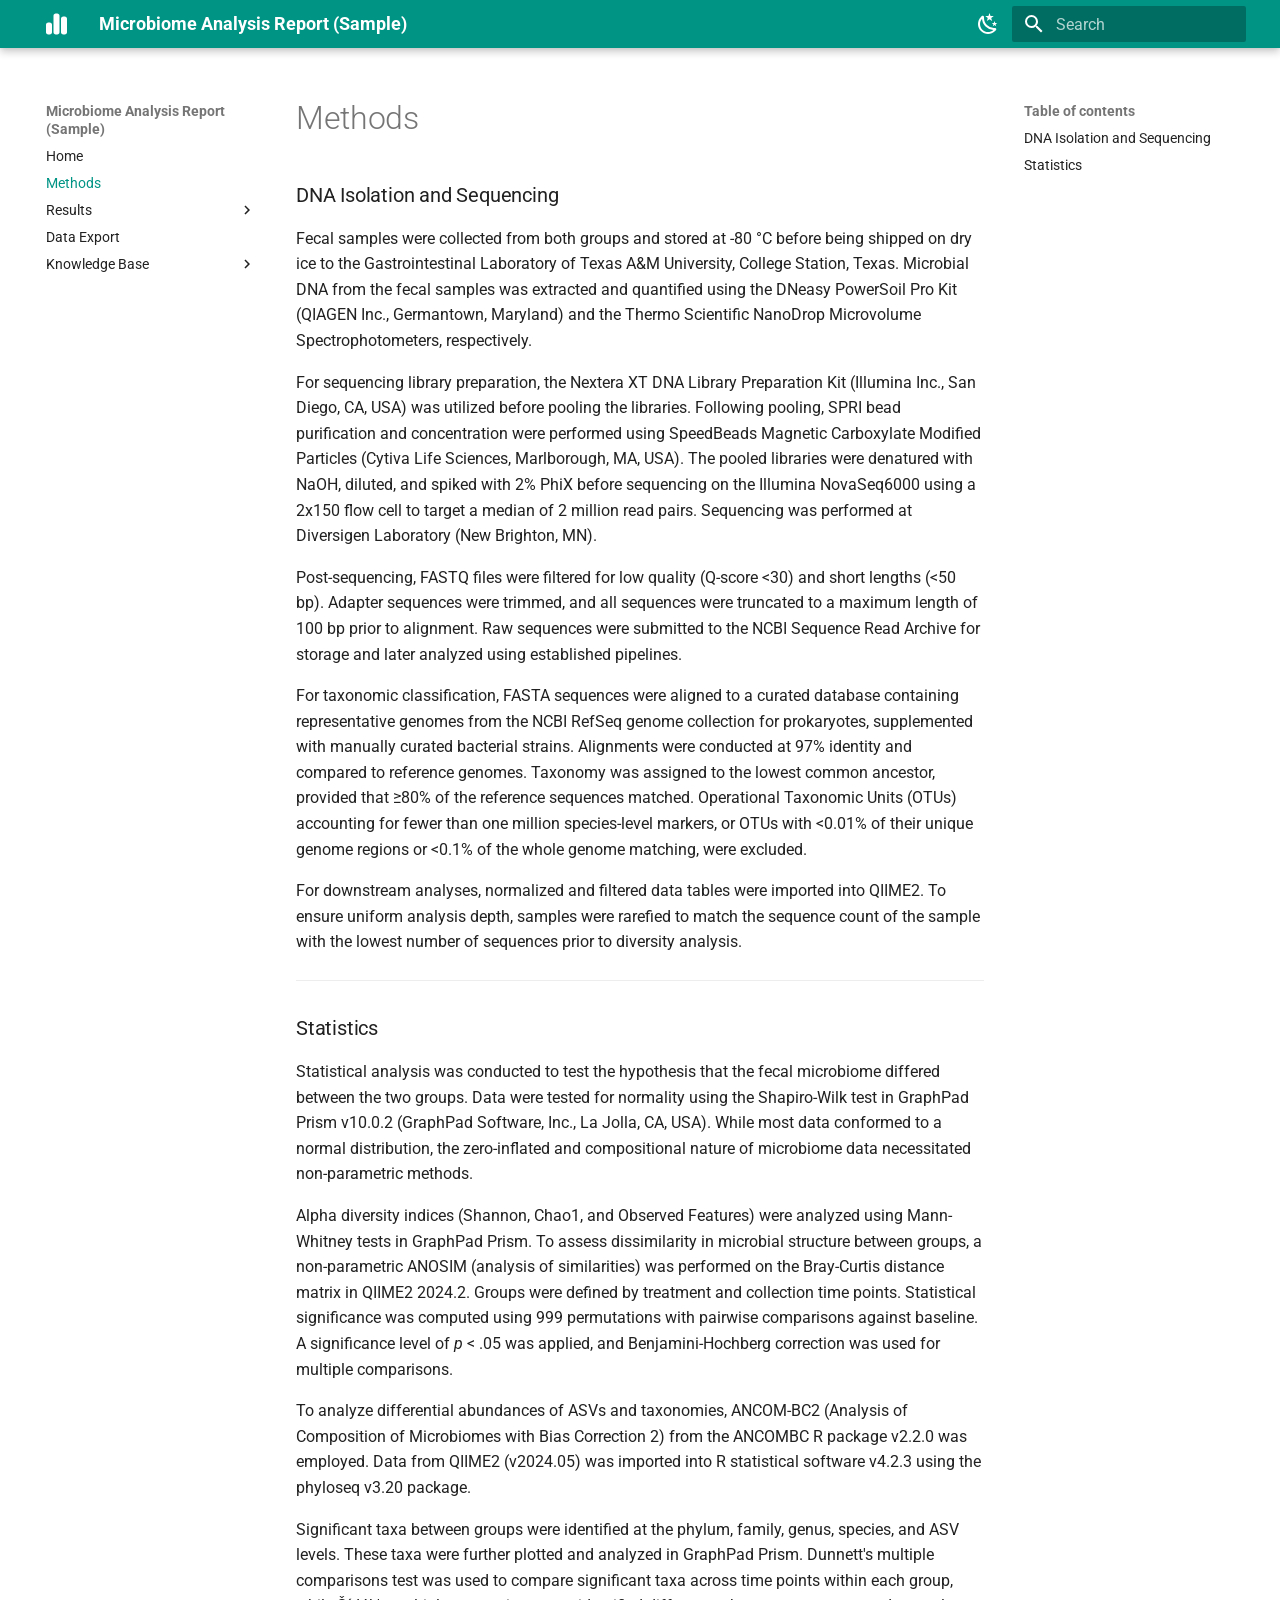
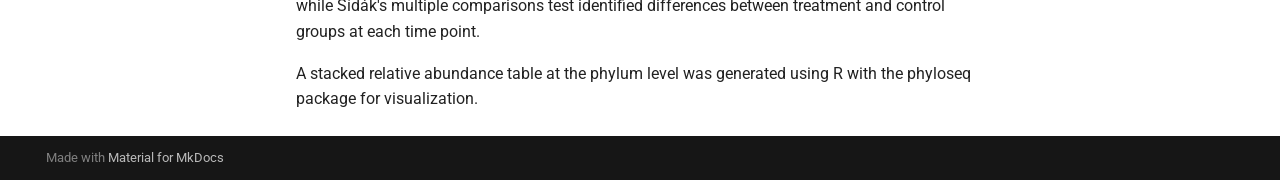
<file: methods/index.html>
<!doctype html>
<html lang="en" class="no-js">
  <head>
    
      <meta charset="utf-8">
      <meta name="viewport" content="width=device-width,initial-scale=1">
      
      
      
        <link rel="canonical" href="https://jonathanturck02.github.io/GI-lab_report/methods/">
      
      
        <link rel="prev" href="..">
      
      
        <link rel="next" href="../alpha_div/">
      
      
      <link rel="icon" href="../assets/images/favicon.png">
      <meta name="generator" content="mkdocs-1.6.1, mkdocs-material-9.5.46">
    
    
      
        <title>Methods - Microbiome Analysis Report (Sample)</title>
      
    
    
      <link rel="stylesheet" href="../assets/stylesheets/main.6f8fc17f.min.css">
      
        
        <link rel="stylesheet" href="../assets/stylesheets/palette.06af60db.min.css">
      
      


    
    
      
    
    
      
        
        
        <link rel="preconnect" href="https://fonts.gstatic.com" crossorigin>
        <link rel="stylesheet" href="https://fonts.googleapis.com/css?family=Roboto:300,300i,400,400i,700,700i%7CRoboto+Mono:400,400i,700,700i&display=fallback">
        <style>:root{--md-text-font:"Roboto";--md-code-font:"Roboto Mono"}</style>
      
    
    
    <script>__md_scope=new URL("..",location),__md_hash=e=>[...e].reduce(((e,_)=>(e<<5)-e+_.charCodeAt(0)),0),__md_get=(e,_=localStorage,t=__md_scope)=>JSON.parse(_.getItem(t.pathname+"."+e)),__md_set=(e,_,t=localStorage,a=__md_scope)=>{try{t.setItem(a.pathname+"."+e,JSON.stringify(_))}catch(e){}}</script>
    
      

    
    
    
  </head>
  
  
    
    
      
    
    
    
    
    <body dir="ltr" data-md-color-scheme="default" data-md-color-primary="teal" data-md-color-accent="amber">
  
    
    <input class="md-toggle" data-md-toggle="drawer" type="checkbox" id="__drawer" autocomplete="off">
    <input class="md-toggle" data-md-toggle="search" type="checkbox" id="__search" autocomplete="off">
    <label class="md-overlay" for="__drawer"></label>
    <div data-md-component="skip">
      
        
        <a href="#dna-isolation-and-sequencing" class="md-skip">
          Skip to content
        </a>
      
    </div>
    <div data-md-component="announce">
      
    </div>
    
    
      

  

<header class="md-header md-header--shadow" data-md-component="header">
  <nav class="md-header__inner md-grid" aria-label="Header">
    <a href=".." title="Microbiome Analysis Report (Sample)" class="md-header__button md-logo" aria-label="Microbiome Analysis Report (Sample)" data-md-component="logo">
      
  
  <svg xmlns="http://www.w3.org/2000/svg" viewBox="0 0 448 512"><!--! Font Awesome Free 6.7.1 by @fontawesome - https://fontawesome.com License - https://fontawesome.com/license/free (Icons: CC BY 4.0, Fonts: SIL OFL 1.1, Code: MIT License) Copyright 2024 Fonticons, Inc.--><path d="M160 80c0-26.5 21.5-48 48-48h32c26.5 0 48 21.5 48 48v352c0 26.5-21.5 48-48 48h-32c-26.5 0-48-21.5-48-48zM0 272c0-26.5 21.5-48 48-48h32c26.5 0 48 21.5 48 48v160c0 26.5-21.5 48-48 48H48c-26.5 0-48-21.5-48-48zM368 96h32c26.5 0 48 21.5 48 48v288c0 26.5-21.5 48-48 48h-32c-26.5 0-48-21.5-48-48V144c0-26.5 21.5-48 48-48"/></svg>

    </a>
    <label class="md-header__button md-icon" for="__drawer">
      
      <svg xmlns="http://www.w3.org/2000/svg" viewBox="0 0 24 24"><path d="M3 6h18v2H3zm0 5h18v2H3zm0 5h18v2H3z"/></svg>
    </label>
    <div class="md-header__title" data-md-component="header-title">
      <div class="md-header__ellipsis">
        <div class="md-header__topic">
          <span class="md-ellipsis">
            Microbiome Analysis Report (Sample)
          </span>
        </div>
        <div class="md-header__topic" data-md-component="header-topic">
          <span class="md-ellipsis">
            
              Methods
            
          </span>
        </div>
      </div>
    </div>
    
      
        <form class="md-header__option" data-md-component="palette">
  
    
    
    
    <input class="md-option" data-md-color-media="" data-md-color-scheme="default" data-md-color-primary="teal" data-md-color-accent="amber"  aria-label="Light mode"  type="radio" name="__palette" id="__palette_0">
    
      <label class="md-header__button md-icon" title="Light mode" for="__palette_1" hidden>
        <svg xmlns="http://www.w3.org/2000/svg" viewBox="0 0 24 24"><path d="m17.75 4.09-2.53 1.94.91 3.06-2.63-1.81-2.63 1.81.91-3.06-2.53-1.94L12.44 4l1.06-3 1.06 3zm3.5 6.91-1.64 1.25.59 1.98-1.7-1.17-1.7 1.17.59-1.98L15.75 11l2.06-.05L18.5 9l.69 1.95zm-2.28 4.95c.83-.08 1.72 1.1 1.19 1.85-.32.45-.66.87-1.08 1.27C15.17 23 8.84 23 4.94 19.07c-3.91-3.9-3.91-10.24 0-14.14.4-.4.82-.76 1.27-1.08.75-.53 1.93.36 1.85 1.19-.27 2.86.69 5.83 2.89 8.02a9.96 9.96 0 0 0 8.02 2.89m-1.64 2.02a12.08 12.08 0 0 1-7.8-3.47c-2.17-2.19-3.33-5-3.49-7.82-2.81 3.14-2.7 7.96.31 10.98 3.02 3.01 7.84 3.12 10.98.31"/></svg>
      </label>
    
  
    
    
    
    <input class="md-option" data-md-color-media="" data-md-color-scheme="slate" data-md-color-primary="teal" data-md-color-accent="amber"  aria-label="Dark mode"  type="radio" name="__palette" id="__palette_1">
    
      <label class="md-header__button md-icon" title="Dark mode" for="__palette_0" hidden>
        <svg xmlns="http://www.w3.org/2000/svg" viewBox="0 0 24 24"><path d="M12 7a5 5 0 0 1 5 5 5 5 0 0 1-5 5 5 5 0 0 1-5-5 5 5 0 0 1 5-5m0 2a3 3 0 0 0-3 3 3 3 0 0 0 3 3 3 3 0 0 0 3-3 3 3 0 0 0-3-3m0-7 2.39 3.42C13.65 5.15 12.84 5 12 5s-1.65.15-2.39.42zM3.34 7l4.16-.35A7.2 7.2 0 0 0 5.94 8.5c-.44.74-.69 1.5-.83 2.29zm.02 10 1.76-3.77a7.131 7.131 0 0 0 2.38 4.14zM20.65 7l-1.77 3.79a7.02 7.02 0 0 0-2.38-4.15zm-.01 10-4.14.36c.59-.51 1.12-1.14 1.54-1.86.42-.73.69-1.5.83-2.29zM12 22l-2.41-3.44c.74.27 1.55.44 2.41.44.82 0 1.63-.17 2.37-.44z"/></svg>
      </label>
    
  
</form>
      
    
    
      <script>var palette=__md_get("__palette");if(palette&&palette.color){if("(prefers-color-scheme)"===palette.color.media){var media=matchMedia("(prefers-color-scheme: light)"),input=document.querySelector(media.matches?"[data-md-color-media='(prefers-color-scheme: light)']":"[data-md-color-media='(prefers-color-scheme: dark)']");palette.color.media=input.getAttribute("data-md-color-media"),palette.color.scheme=input.getAttribute("data-md-color-scheme"),palette.color.primary=input.getAttribute("data-md-color-primary"),palette.color.accent=input.getAttribute("data-md-color-accent")}for(var[key,value]of Object.entries(palette.color))document.body.setAttribute("data-md-color-"+key,value)}</script>
    
    
    
      <label class="md-header__button md-icon" for="__search">
        
        <svg xmlns="http://www.w3.org/2000/svg" viewBox="0 0 24 24"><path d="M9.5 3A6.5 6.5 0 0 1 16 9.5c0 1.61-.59 3.09-1.56 4.23l.27.27h.79l5 5-1.5 1.5-5-5v-.79l-.27-.27A6.52 6.52 0 0 1 9.5 16 6.5 6.5 0 0 1 3 9.5 6.5 6.5 0 0 1 9.5 3m0 2C7 5 5 7 5 9.5S7 14 9.5 14 14 12 14 9.5 12 5 9.5 5"/></svg>
      </label>
      <div class="md-search" data-md-component="search" role="dialog">
  <label class="md-search__overlay" for="__search"></label>
  <div class="md-search__inner" role="search">
    <form class="md-search__form" name="search">
      <input type="text" class="md-search__input" name="query" aria-label="Search" placeholder="Search" autocapitalize="off" autocorrect="off" autocomplete="off" spellcheck="false" data-md-component="search-query" required>
      <label class="md-search__icon md-icon" for="__search">
        
        <svg xmlns="http://www.w3.org/2000/svg" viewBox="0 0 24 24"><path d="M9.5 3A6.5 6.5 0 0 1 16 9.5c0 1.61-.59 3.09-1.56 4.23l.27.27h.79l5 5-1.5 1.5-5-5v-.79l-.27-.27A6.52 6.52 0 0 1 9.5 16 6.5 6.5 0 0 1 3 9.5 6.5 6.5 0 0 1 9.5 3m0 2C7 5 5 7 5 9.5S7 14 9.5 14 14 12 14 9.5 12 5 9.5 5"/></svg>
        
        <svg xmlns="http://www.w3.org/2000/svg" viewBox="0 0 24 24"><path d="M20 11v2H8l5.5 5.5-1.42 1.42L4.16 12l7.92-7.92L13.5 5.5 8 11z"/></svg>
      </label>
      <nav class="md-search__options" aria-label="Search">
        
        <button type="reset" class="md-search__icon md-icon" title="Clear" aria-label="Clear" tabindex="-1">
          
          <svg xmlns="http://www.w3.org/2000/svg" viewBox="0 0 24 24"><path d="M19 6.41 17.59 5 12 10.59 6.41 5 5 6.41 10.59 12 5 17.59 6.41 19 12 13.41 17.59 19 19 17.59 13.41 12z"/></svg>
        </button>
      </nav>
      
    </form>
    <div class="md-search__output">
      <div class="md-search__scrollwrap" tabindex="0" data-md-scrollfix>
        <div class="md-search-result" data-md-component="search-result">
          <div class="md-search-result__meta">
            Initializing search
          </div>
          <ol class="md-search-result__list" role="presentation"></ol>
        </div>
      </div>
    </div>
  </div>
</div>
    
    
  </nav>
  
</header>
    
    <div class="md-container" data-md-component="container">
      
      
        
          
        
      
      <main class="md-main" data-md-component="main">
        <div class="md-main__inner md-grid">
          
            
              
              <div class="md-sidebar md-sidebar--primary" data-md-component="sidebar" data-md-type="navigation" >
                <div class="md-sidebar__scrollwrap">
                  <div class="md-sidebar__inner">
                    



<nav class="md-nav md-nav--primary" aria-label="Navigation" data-md-level="0">
  <label class="md-nav__title" for="__drawer">
    <a href=".." title="Microbiome Analysis Report (Sample)" class="md-nav__button md-logo" aria-label="Microbiome Analysis Report (Sample)" data-md-component="logo">
      
  
  <svg xmlns="http://www.w3.org/2000/svg" viewBox="0 0 448 512"><!--! Font Awesome Free 6.7.1 by @fontawesome - https://fontawesome.com License - https://fontawesome.com/license/free (Icons: CC BY 4.0, Fonts: SIL OFL 1.1, Code: MIT License) Copyright 2024 Fonticons, Inc.--><path d="M160 80c0-26.5 21.5-48 48-48h32c26.5 0 48 21.5 48 48v352c0 26.5-21.5 48-48 48h-32c-26.5 0-48-21.5-48-48zM0 272c0-26.5 21.5-48 48-48h32c26.5 0 48 21.5 48 48v160c0 26.5-21.5 48-48 48H48c-26.5 0-48-21.5-48-48zM368 96h32c26.5 0 48 21.5 48 48v288c0 26.5-21.5 48-48 48h-32c-26.5 0-48-21.5-48-48V144c0-26.5 21.5-48 48-48"/></svg>

    </a>
    Microbiome Analysis Report (Sample)
  </label>
  
  <ul class="md-nav__list" data-md-scrollfix>
    
      
      
  
  
  
  
    <li class="md-nav__item">
      <a href=".." class="md-nav__link">
        
  
  <span class="md-ellipsis">
    Home
  </span>
  

      </a>
    </li>
  

    
      
      
  
  
    
  
  
  
    <li class="md-nav__item md-nav__item--active">
      
      <input class="md-nav__toggle md-toggle" type="checkbox" id="__toc">
      
      
      
        <label class="md-nav__link md-nav__link--active" for="__toc">
          
  
  <span class="md-ellipsis">
    Methods
  </span>
  

          <span class="md-nav__icon md-icon"></span>
        </label>
      
      <a href="./" class="md-nav__link md-nav__link--active">
        
  
  <span class="md-ellipsis">
    Methods
  </span>
  

      </a>
      
        

<nav class="md-nav md-nav--secondary" aria-label="Table of contents">
  
  
  
  
    <label class="md-nav__title" for="__toc">
      <span class="md-nav__icon md-icon"></span>
      Table of contents
    </label>
    <ul class="md-nav__list" data-md-component="toc" data-md-scrollfix>
      
        <li class="md-nav__item">
  <a href="#dna-isolation-and-sequencing" class="md-nav__link">
    <span class="md-ellipsis">
      DNA Isolation and Sequencing
    </span>
  </a>
  
</li>
      
        <li class="md-nav__item">
  <a href="#statistics" class="md-nav__link">
    <span class="md-ellipsis">
      Statistics
    </span>
  </a>
  
</li>
      
    </ul>
  
</nav>
      
    </li>
  

    
      
      
  
  
  
  
    
    
    
    
    <li class="md-nav__item md-nav__item--nested">
      
        
        
        <input class="md-nav__toggle md-toggle " type="checkbox" id="__nav_3" >
        
          
          <label class="md-nav__link" for="__nav_3" id="__nav_3_label" tabindex="0">
            
  
  <span class="md-ellipsis">
    Results
  </span>
  

            <span class="md-nav__icon md-icon"></span>
          </label>
        
        <nav class="md-nav" data-md-level="1" aria-labelledby="__nav_3_label" aria-expanded="false">
          <label class="md-nav__title" for="__nav_3">
            <span class="md-nav__icon md-icon"></span>
            Results
          </label>
          <ul class="md-nav__list" data-md-scrollfix>
            
              
                
  
  
  
  
    <li class="md-nav__item">
      <a href="../alpha_div/" class="md-nav__link">
        
  
  <span class="md-ellipsis">
    Alpha Diversity
  </span>
  

      </a>
    </li>
  

              
            
              
                
  
  
  
  
    <li class="md-nav__item">
      <a href="../beta_div/" class="md-nav__link">
        
  
  <span class="md-ellipsis">
    Beta Diversity
  </span>
  

      </a>
    </li>
  

              
            
              
                
  
  
  
  
    <li class="md-nav__item">
      <a href="../taxa_summary/" class="md-nav__link">
        
  
  <span class="md-ellipsis">
    Taxa Summary
  </span>
  

      </a>
    </li>
  

              
            
          </ul>
        </nav>
      
    </li>
  

    
      
      
  
  
  
  
    <li class="md-nav__item">
      <a href="../data/" class="md-nav__link">
        
  
  <span class="md-ellipsis">
    Data Export
  </span>
  

      </a>
    </li>
  

    
      
      
  
  
  
  
    
    
    
    
    <li class="md-nav__item md-nav__item--nested">
      
        
        
        <input class="md-nav__toggle md-toggle " type="checkbox" id="__nav_5" >
        
          
          <label class="md-nav__link" for="__nav_5" id="__nav_5_label" tabindex="0">
            
  
  <span class="md-ellipsis">
    Knowledge Base
  </span>
  

            <span class="md-nav__icon md-icon"></span>
          </label>
        
        <nav class="md-nav" data-md-level="1" aria-labelledby="__nav_5_label" aria-expanded="false">
          <label class="md-nav__title" for="__nav_5">
            <span class="md-nav__icon md-icon"></span>
            Knowledge Base
          </label>
          <ul class="md-nav__list" data-md-scrollfix>
            
              
                
  
  
  
  
    <li class="md-nav__item">
      <a href="../16S_vs_shotgun/" class="md-nav__link">
        
  
  <span class="md-ellipsis">
    16S vs Shotgun Metagenomics
  </span>
  

      </a>
    </li>
  

              
            
          </ul>
        </nav>
      
    </li>
  

    
  </ul>
</nav>
                  </div>
                </div>
              </div>
            
            
              
              <div class="md-sidebar md-sidebar--secondary" data-md-component="sidebar" data-md-type="toc" >
                <div class="md-sidebar__scrollwrap">
                  <div class="md-sidebar__inner">
                    

<nav class="md-nav md-nav--secondary" aria-label="Table of contents">
  
  
  
  
    <label class="md-nav__title" for="__toc">
      <span class="md-nav__icon md-icon"></span>
      Table of contents
    </label>
    <ul class="md-nav__list" data-md-component="toc" data-md-scrollfix>
      
        <li class="md-nav__item">
  <a href="#dna-isolation-and-sequencing" class="md-nav__link">
    <span class="md-ellipsis">
      DNA Isolation and Sequencing
    </span>
  </a>
  
</li>
      
        <li class="md-nav__item">
  <a href="#statistics" class="md-nav__link">
    <span class="md-ellipsis">
      Statistics
    </span>
  </a>
  
</li>
      
    </ul>
  
</nav>
                  </div>
                </div>
              </div>
            
          
          
            <div class="md-content" data-md-component="content">
              <article class="md-content__inner md-typeset">
                
                  


  <h1>Methods</h1>

<h3 id="dna-isolation-and-sequencing">DNA Isolation and Sequencing</h3>
<p>Fecal samples were collected from both groups and stored at -80 °C before being shipped on dry ice to the Gastrointestinal Laboratory of Texas A&amp;M University, College Station, Texas. Microbial DNA from the fecal samples was extracted and quantified using the DNeasy PowerSoil Pro Kit (QIAGEN Inc., Germantown, Maryland) and the Thermo Scientific NanoDrop Microvolume Spectrophotometers, respectively.</p>
<p>For sequencing library preparation, the Nextera XT DNA Library Preparation Kit (Illumina Inc., San Diego, CA, USA) was utilized before pooling the libraries. Following pooling, SPRI bead purification and concentration were performed using SpeedBeads Magnetic Carboxylate Modified Particles (Cytiva Life Sciences, Marlborough, MA, USA). The pooled libraries were denatured with NaOH, diluted, and spiked with 2% PhiX before sequencing on the Illumina NovaSeq6000 using a 2x150 flow cell to target a median of 2 million read pairs. Sequencing was performed at Diversigen Laboratory (New Brighton, MN).</p>
<p>Post-sequencing, FASTQ files were filtered for low quality (Q-score &lt;30) and short lengths (&lt;50 bp). Adapter sequences were trimmed, and all sequences were truncated to a maximum length of 100 bp prior to alignment. Raw sequences were submitted to the NCBI Sequence Read Archive for storage and later analyzed using established pipelines.</p>
<p>For taxonomic classification, FASTA sequences were aligned to a curated database containing representative genomes from the NCBI RefSeq genome collection for prokaryotes, supplemented with manually curated bacterial strains. Alignments were conducted at 97% identity and compared to reference genomes. Taxonomy was assigned to the lowest common ancestor, provided that ≥80% of the reference sequences matched. Operational Taxonomic Units (OTUs) accounting for fewer than one million species-level markers, or OTUs with &lt;0.01% of their unique genome regions or &lt;0.1% of the whole genome matching, were excluded.</p>
<p>For downstream analyses, normalized and filtered data tables were imported into QIIME2. To ensure uniform analysis depth, samples were rarefied to match the sequence count of the sample with the lowest number of sequences prior to diversity analysis.</p>
<hr />
<h3 id="statistics">Statistics</h3>
<p>Statistical analysis was conducted to test the hypothesis that the fecal microbiome differed between the two groups. Data were tested for normality using the Shapiro-Wilk test in GraphPad Prism v10.0.2 (GraphPad Software, Inc., La Jolla, CA, USA). While most data conformed to a normal distribution, the zero-inflated and compositional nature of microbiome data necessitated non-parametric methods.</p>
<p>Alpha diversity indices (Shannon, Chao1, and Observed Features) were analyzed using Mann-Whitney tests in GraphPad Prism. To assess dissimilarity in microbial structure between groups, a non-parametric ANOSIM (analysis of similarities) was performed on the Bray-Curtis distance matrix in QIIME2 2024.2. Groups were defined by treatment and collection time points. Statistical significance was computed using 999 permutations with pairwise comparisons against baseline. A significance level of <em>p</em> &lt; .05 was applied, and Benjamini-Hochberg correction was used for multiple comparisons.</p>
<p>To analyze differential abundances of ASVs and taxonomies, ANCOM-BC2 (Analysis of Composition of Microbiomes with Bias Correction 2) from the ANCOMBC R package v2.2.0 was employed. Data from QIIME2 (v2024.05) was imported into R statistical software v4.2.3 using the phyloseq v3.20 package.</p>
<p>Significant taxa between groups were identified at the phylum, family, genus, species, and ASV levels. These taxa were further plotted and analyzed in GraphPad Prism. Dunnett's multiple comparisons test was used to compare significant taxa across time points within each group, while Šídák's multiple comparisons test identified differences between treatment and control groups at each time point.</p>
<p>A stacked relative abundance table at the phylum level was generated using R with the phyloseq package for visualization.</p>












                
              </article>
            </div>
          
          
<script>var target=document.getElementById(location.hash.slice(1));target&&target.name&&(target.checked=target.name.startsWith("__tabbed_"))</script>
        </div>
        
      </main>
      
        <footer class="md-footer">
  
  <div class="md-footer-meta md-typeset">
    <div class="md-footer-meta__inner md-grid">
      <div class="md-copyright">
  
  
    Made with
    <a href="https://squidfunk.github.io/mkdocs-material/" target="_blank" rel="noopener">
      Material for MkDocs
    </a>
  
</div>
      
    </div>
  </div>
</footer>
      
    </div>
    <div class="md-dialog" data-md-component="dialog">
      <div class="md-dialog__inner md-typeset"></div>
    </div>
    
    
    <script id="__config" type="application/json">{"base": "..", "features": [], "search": "../assets/javascripts/workers/search.6ce7567c.min.js", "translations": {"clipboard.copied": "Copied to clipboard", "clipboard.copy": "Copy to clipboard", "search.result.more.one": "1 more on this page", "search.result.more.other": "# more on this page", "search.result.none": "No matching documents", "search.result.one": "1 matching document", "search.result.other": "# matching documents", "search.result.placeholder": "Type to start searching", "search.result.term.missing": "Missing", "select.version": "Select version"}}</script>
    
    
      <script src="../assets/javascripts/bundle.83f73b43.min.js"></script>
      
    
  </body>
</html>
</file>
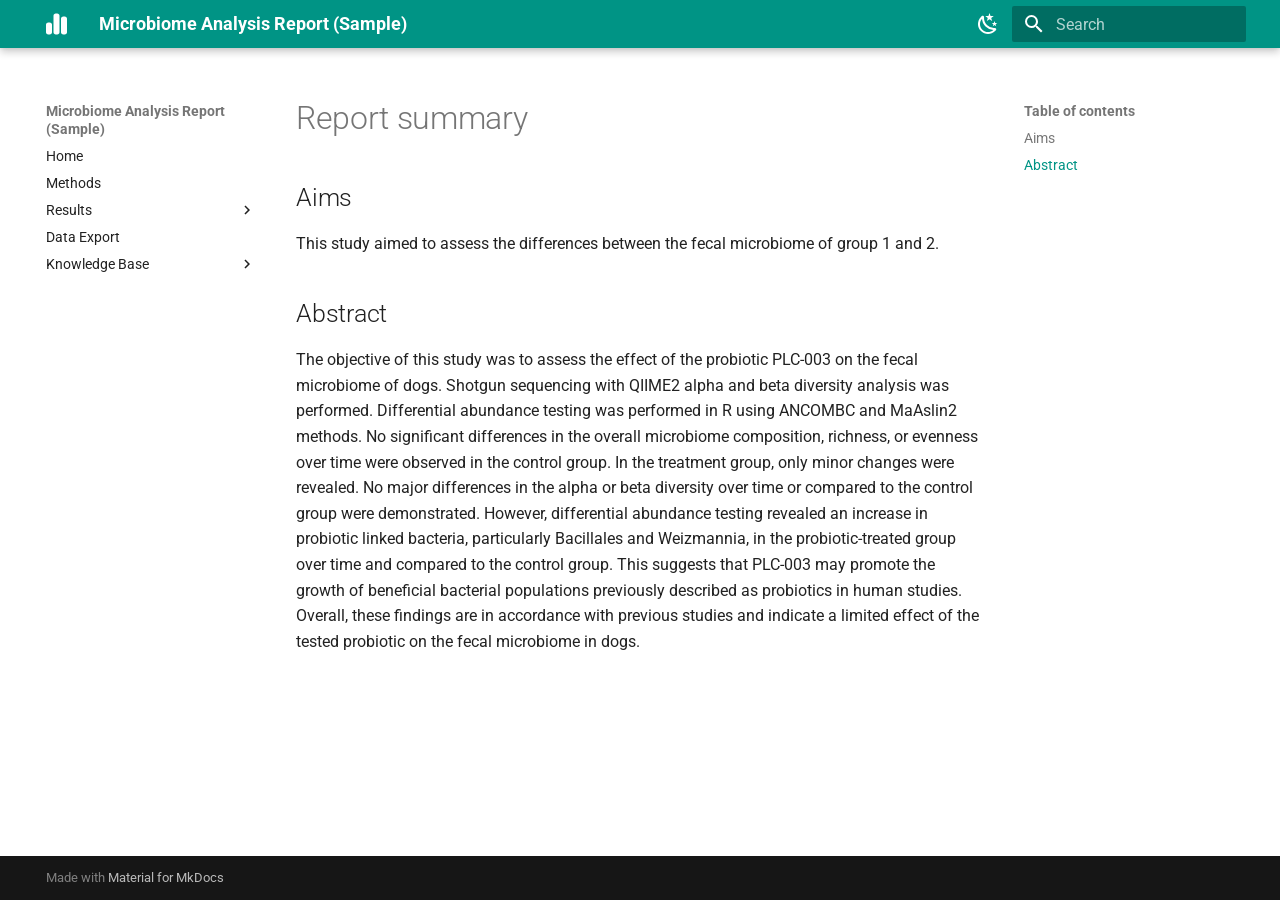
<file: report_summary/index.html>
<!doctype html>
<html lang="en" class="no-js">
  <head>
    
      <meta charset="utf-8">
      <meta name="viewport" content="width=device-width,initial-scale=1">
      
      
      
        <link rel="canonical" href="https://jonathanturck02.github.io/GI-lab_report/report_summary/">
      
      
      
      
      <link rel="icon" href="../assets/images/favicon.png">
      <meta name="generator" content="mkdocs-1.6.1, mkdocs-material-9.5.46">
    
    
      
        <title>Report summary - Microbiome Analysis Report (Sample)</title>
      
    
    
      <link rel="stylesheet" href="../assets/stylesheets/main.6f8fc17f.min.css">
      
        
        <link rel="stylesheet" href="../assets/stylesheets/palette.06af60db.min.css">
      
      


    
    
      
    
    
      
        
        
        <link rel="preconnect" href="https://fonts.gstatic.com" crossorigin>
        <link rel="stylesheet" href="https://fonts.googleapis.com/css?family=Roboto:300,300i,400,400i,700,700i%7CRoboto+Mono:400,400i,700,700i&display=fallback">
        <style>:root{--md-text-font:"Roboto";--md-code-font:"Roboto Mono"}</style>
      
    
    
    <script>__md_scope=new URL("..",location),__md_hash=e=>[...e].reduce(((e,_)=>(e<<5)-e+_.charCodeAt(0)),0),__md_get=(e,_=localStorage,t=__md_scope)=>JSON.parse(_.getItem(t.pathname+"."+e)),__md_set=(e,_,t=localStorage,a=__md_scope)=>{try{t.setItem(a.pathname+"."+e,JSON.stringify(_))}catch(e){}}</script>
    
      

    
    
    
  </head>
  
  
    
    
      
    
    
    
    
    <body dir="ltr" data-md-color-scheme="default" data-md-color-primary="teal" data-md-color-accent="amber">
  
    
    <input class="md-toggle" data-md-toggle="drawer" type="checkbox" id="__drawer" autocomplete="off">
    <input class="md-toggle" data-md-toggle="search" type="checkbox" id="__search" autocomplete="off">
    <label class="md-overlay" for="__drawer"></label>
    <div data-md-component="skip">
      
        
        <a href="#aims" class="md-skip">
          Skip to content
        </a>
      
    </div>
    <div data-md-component="announce">
      
    </div>
    
    
      

  

<header class="md-header md-header--shadow" data-md-component="header">
  <nav class="md-header__inner md-grid" aria-label="Header">
    <a href=".." title="Microbiome Analysis Report (Sample)" class="md-header__button md-logo" aria-label="Microbiome Analysis Report (Sample)" data-md-component="logo">
      
  
  <svg xmlns="http://www.w3.org/2000/svg" viewBox="0 0 448 512"><!--! Font Awesome Free 6.7.1 by @fontawesome - https://fontawesome.com License - https://fontawesome.com/license/free (Icons: CC BY 4.0, Fonts: SIL OFL 1.1, Code: MIT License) Copyright 2024 Fonticons, Inc.--><path d="M160 80c0-26.5 21.5-48 48-48h32c26.5 0 48 21.5 48 48v352c0 26.5-21.5 48-48 48h-32c-26.5 0-48-21.5-48-48zM0 272c0-26.5 21.5-48 48-48h32c26.5 0 48 21.5 48 48v160c0 26.5-21.5 48-48 48H48c-26.5 0-48-21.5-48-48zM368 96h32c26.5 0 48 21.5 48 48v288c0 26.5-21.5 48-48 48h-32c-26.5 0-48-21.5-48-48V144c0-26.5 21.5-48 48-48"/></svg>

    </a>
    <label class="md-header__button md-icon" for="__drawer">
      
      <svg xmlns="http://www.w3.org/2000/svg" viewBox="0 0 24 24"><path d="M3 6h18v2H3zm0 5h18v2H3zm0 5h18v2H3z"/></svg>
    </label>
    <div class="md-header__title" data-md-component="header-title">
      <div class="md-header__ellipsis">
        <div class="md-header__topic">
          <span class="md-ellipsis">
            Microbiome Analysis Report (Sample)
          </span>
        </div>
        <div class="md-header__topic" data-md-component="header-topic">
          <span class="md-ellipsis">
            
              Report summary
            
          </span>
        </div>
      </div>
    </div>
    
      
        <form class="md-header__option" data-md-component="palette">
  
    
    
    
    <input class="md-option" data-md-color-media="" data-md-color-scheme="default" data-md-color-primary="teal" data-md-color-accent="amber"  aria-label="Light mode"  type="radio" name="__palette" id="__palette_0">
    
      <label class="md-header__button md-icon" title="Light mode" for="__palette_1" hidden>
        <svg xmlns="http://www.w3.org/2000/svg" viewBox="0 0 24 24"><path d="m17.75 4.09-2.53 1.94.91 3.06-2.63-1.81-2.63 1.81.91-3.06-2.53-1.94L12.44 4l1.06-3 1.06 3zm3.5 6.91-1.64 1.25.59 1.98-1.7-1.17-1.7 1.17.59-1.98L15.75 11l2.06-.05L18.5 9l.69 1.95zm-2.28 4.95c.83-.08 1.72 1.1 1.19 1.85-.32.45-.66.87-1.08 1.27C15.17 23 8.84 23 4.94 19.07c-3.91-3.9-3.91-10.24 0-14.14.4-.4.82-.76 1.27-1.08.75-.53 1.93.36 1.85 1.19-.27 2.86.69 5.83 2.89 8.02a9.96 9.96 0 0 0 8.02 2.89m-1.64 2.02a12.08 12.08 0 0 1-7.8-3.47c-2.17-2.19-3.33-5-3.49-7.82-2.81 3.14-2.7 7.96.31 10.98 3.02 3.01 7.84 3.12 10.98.31"/></svg>
      </label>
    
  
    
    
    
    <input class="md-option" data-md-color-media="" data-md-color-scheme="slate" data-md-color-primary="teal" data-md-color-accent="amber"  aria-label="Dark mode"  type="radio" name="__palette" id="__palette_1">
    
      <label class="md-header__button md-icon" title="Dark mode" for="__palette_0" hidden>
        <svg xmlns="http://www.w3.org/2000/svg" viewBox="0 0 24 24"><path d="M12 7a5 5 0 0 1 5 5 5 5 0 0 1-5 5 5 5 0 0 1-5-5 5 5 0 0 1 5-5m0 2a3 3 0 0 0-3 3 3 3 0 0 0 3 3 3 3 0 0 0 3-3 3 3 0 0 0-3-3m0-7 2.39 3.42C13.65 5.15 12.84 5 12 5s-1.65.15-2.39.42zM3.34 7l4.16-.35A7.2 7.2 0 0 0 5.94 8.5c-.44.74-.69 1.5-.83 2.29zm.02 10 1.76-3.77a7.131 7.131 0 0 0 2.38 4.14zM20.65 7l-1.77 3.79a7.02 7.02 0 0 0-2.38-4.15zm-.01 10-4.14.36c.59-.51 1.12-1.14 1.54-1.86.42-.73.69-1.5.83-2.29zM12 22l-2.41-3.44c.74.27 1.55.44 2.41.44.82 0 1.63-.17 2.37-.44z"/></svg>
      </label>
    
  
</form>
      
    
    
      <script>var palette=__md_get("__palette");if(palette&&palette.color){if("(prefers-color-scheme)"===palette.color.media){var media=matchMedia("(prefers-color-scheme: light)"),input=document.querySelector(media.matches?"[data-md-color-media='(prefers-color-scheme: light)']":"[data-md-color-media='(prefers-color-scheme: dark)']");palette.color.media=input.getAttribute("data-md-color-media"),palette.color.scheme=input.getAttribute("data-md-color-scheme"),palette.color.primary=input.getAttribute("data-md-color-primary"),palette.color.accent=input.getAttribute("data-md-color-accent")}for(var[key,value]of Object.entries(palette.color))document.body.setAttribute("data-md-color-"+key,value)}</script>
    
    
    
      <label class="md-header__button md-icon" for="__search">
        
        <svg xmlns="http://www.w3.org/2000/svg" viewBox="0 0 24 24"><path d="M9.5 3A6.5 6.5 0 0 1 16 9.5c0 1.61-.59 3.09-1.56 4.23l.27.27h.79l5 5-1.5 1.5-5-5v-.79l-.27-.27A6.52 6.52 0 0 1 9.5 16 6.5 6.5 0 0 1 3 9.5 6.5 6.5 0 0 1 9.5 3m0 2C7 5 5 7 5 9.5S7 14 9.5 14 14 12 14 9.5 12 5 9.5 5"/></svg>
      </label>
      <div class="md-search" data-md-component="search" role="dialog">
  <label class="md-search__overlay" for="__search"></label>
  <div class="md-search__inner" role="search">
    <form class="md-search__form" name="search">
      <input type="text" class="md-search__input" name="query" aria-label="Search" placeholder="Search" autocapitalize="off" autocorrect="off" autocomplete="off" spellcheck="false" data-md-component="search-query" required>
      <label class="md-search__icon md-icon" for="__search">
        
        <svg xmlns="http://www.w3.org/2000/svg" viewBox="0 0 24 24"><path d="M9.5 3A6.5 6.5 0 0 1 16 9.5c0 1.61-.59 3.09-1.56 4.23l.27.27h.79l5 5-1.5 1.5-5-5v-.79l-.27-.27A6.52 6.52 0 0 1 9.5 16 6.5 6.5 0 0 1 3 9.5 6.5 6.5 0 0 1 9.5 3m0 2C7 5 5 7 5 9.5S7 14 9.5 14 14 12 14 9.5 12 5 9.5 5"/></svg>
        
        <svg xmlns="http://www.w3.org/2000/svg" viewBox="0 0 24 24"><path d="M20 11v2H8l5.5 5.5-1.42 1.42L4.16 12l7.92-7.92L13.5 5.5 8 11z"/></svg>
      </label>
      <nav class="md-search__options" aria-label="Search">
        
        <button type="reset" class="md-search__icon md-icon" title="Clear" aria-label="Clear" tabindex="-1">
          
          <svg xmlns="http://www.w3.org/2000/svg" viewBox="0 0 24 24"><path d="M19 6.41 17.59 5 12 10.59 6.41 5 5 6.41 10.59 12 5 17.59 6.41 19 12 13.41 17.59 19 19 17.59 13.41 12z"/></svg>
        </button>
      </nav>
      
    </form>
    <div class="md-search__output">
      <div class="md-search__scrollwrap" tabindex="0" data-md-scrollfix>
        <div class="md-search-result" data-md-component="search-result">
          <div class="md-search-result__meta">
            Initializing search
          </div>
          <ol class="md-search-result__list" role="presentation"></ol>
        </div>
      </div>
    </div>
  </div>
</div>
    
    
  </nav>
  
</header>
    
    <div class="md-container" data-md-component="container">
      
      
        
          
        
      
      <main class="md-main" data-md-component="main">
        <div class="md-main__inner md-grid">
          
            
              
              <div class="md-sidebar md-sidebar--primary" data-md-component="sidebar" data-md-type="navigation" >
                <div class="md-sidebar__scrollwrap">
                  <div class="md-sidebar__inner">
                    



<nav class="md-nav md-nav--primary" aria-label="Navigation" data-md-level="0">
  <label class="md-nav__title" for="__drawer">
    <a href=".." title="Microbiome Analysis Report (Sample)" class="md-nav__button md-logo" aria-label="Microbiome Analysis Report (Sample)" data-md-component="logo">
      
  
  <svg xmlns="http://www.w3.org/2000/svg" viewBox="0 0 448 512"><!--! Font Awesome Free 6.7.1 by @fontawesome - https://fontawesome.com License - https://fontawesome.com/license/free (Icons: CC BY 4.0, Fonts: SIL OFL 1.1, Code: MIT License) Copyright 2024 Fonticons, Inc.--><path d="M160 80c0-26.5 21.5-48 48-48h32c26.5 0 48 21.5 48 48v352c0 26.5-21.5 48-48 48h-32c-26.5 0-48-21.5-48-48zM0 272c0-26.5 21.5-48 48-48h32c26.5 0 48 21.5 48 48v160c0 26.5-21.5 48-48 48H48c-26.5 0-48-21.5-48-48zM368 96h32c26.5 0 48 21.5 48 48v288c0 26.5-21.5 48-48 48h-32c-26.5 0-48-21.5-48-48V144c0-26.5 21.5-48 48-48"/></svg>

    </a>
    Microbiome Analysis Report (Sample)
  </label>
  
  <ul class="md-nav__list" data-md-scrollfix>
    
      
      
  
  
  
  
    <li class="md-nav__item">
      <a href=".." class="md-nav__link">
        
  
  <span class="md-ellipsis">
    Home
  </span>
  

      </a>
    </li>
  

    
      
      
  
  
  
  
    <li class="md-nav__item">
      <a href="../methods/" class="md-nav__link">
        
  
  <span class="md-ellipsis">
    Methods
  </span>
  

      </a>
    </li>
  

    
      
      
  
  
  
  
    
    
    
    
    <li class="md-nav__item md-nav__item--nested">
      
        
        
        <input class="md-nav__toggle md-toggle " type="checkbox" id="__nav_3" >
        
          
          <label class="md-nav__link" for="__nav_3" id="__nav_3_label" tabindex="0">
            
  
  <span class="md-ellipsis">
    Results
  </span>
  

            <span class="md-nav__icon md-icon"></span>
          </label>
        
        <nav class="md-nav" data-md-level="1" aria-labelledby="__nav_3_label" aria-expanded="false">
          <label class="md-nav__title" for="__nav_3">
            <span class="md-nav__icon md-icon"></span>
            Results
          </label>
          <ul class="md-nav__list" data-md-scrollfix>
            
              
                
  
  
  
  
    <li class="md-nav__item">
      <a href="../alpha_div/" class="md-nav__link">
        
  
  <span class="md-ellipsis">
    Alpha Diversity
  </span>
  

      </a>
    </li>
  

              
            
              
                
  
  
  
  
    <li class="md-nav__item">
      <a href="../beta_div/" class="md-nav__link">
        
  
  <span class="md-ellipsis">
    Beta Diversity
  </span>
  

      </a>
    </li>
  

              
            
              
                
  
  
  
  
    <li class="md-nav__item">
      <a href="../taxa_summary/" class="md-nav__link">
        
  
  <span class="md-ellipsis">
    Taxa Summary
  </span>
  

      </a>
    </li>
  

              
            
          </ul>
        </nav>
      
    </li>
  

    
      
      
  
  
  
  
    <li class="md-nav__item">
      <a href="../data/" class="md-nav__link">
        
  
  <span class="md-ellipsis">
    Data Export
  </span>
  

      </a>
    </li>
  

    
      
      
  
  
  
  
    
    
    
    
    <li class="md-nav__item md-nav__item--nested">
      
        
        
        <input class="md-nav__toggle md-toggle " type="checkbox" id="__nav_5" >
        
          
          <label class="md-nav__link" for="__nav_5" id="__nav_5_label" tabindex="0">
            
  
  <span class="md-ellipsis">
    Knowledge Base
  </span>
  

            <span class="md-nav__icon md-icon"></span>
          </label>
        
        <nav class="md-nav" data-md-level="1" aria-labelledby="__nav_5_label" aria-expanded="false">
          <label class="md-nav__title" for="__nav_5">
            <span class="md-nav__icon md-icon"></span>
            Knowledge Base
          </label>
          <ul class="md-nav__list" data-md-scrollfix>
            
              
                
  
  
  
  
    <li class="md-nav__item">
      <a href="../16S_vs_shotgun/" class="md-nav__link">
        
  
  <span class="md-ellipsis">
    16S vs Shotgun Metagenomics
  </span>
  

      </a>
    </li>
  

              
            
          </ul>
        </nav>
      
    </li>
  

    
  </ul>
</nav>
                  </div>
                </div>
              </div>
            
            
              
              <div class="md-sidebar md-sidebar--secondary" data-md-component="sidebar" data-md-type="toc" >
                <div class="md-sidebar__scrollwrap">
                  <div class="md-sidebar__inner">
                    

<nav class="md-nav md-nav--secondary" aria-label="Table of contents">
  
  
  
  
    <label class="md-nav__title" for="__toc">
      <span class="md-nav__icon md-icon"></span>
      Table of contents
    </label>
    <ul class="md-nav__list" data-md-component="toc" data-md-scrollfix>
      
        <li class="md-nav__item">
  <a href="#aims" class="md-nav__link">
    <span class="md-ellipsis">
      Aims
    </span>
  </a>
  
</li>
      
        <li class="md-nav__item">
  <a href="#abstract" class="md-nav__link">
    <span class="md-ellipsis">
      Abstract
    </span>
  </a>
  
</li>
      
    </ul>
  
</nav>
                  </div>
                </div>
              </div>
            
          
          
            <div class="md-content" data-md-component="content">
              <article class="md-content__inner md-typeset">
                
                  


  <h1>Report summary</h1>

<h2 id="aims">Aims</h2>
<p>This study aimed to assess the differences between the fecal microbiome of group 1 and 2.</p>
<h2 id="abstract">Abstract</h2>
<p>The objective of this study was to assess the effect of the probiotic PLC-003 on the fecal microbiome of dogs. Shotgun sequencing with QIIME2 alpha and beta diversity analysis was performed. Differential abundance testing was performed in R using ANCOMBC and MaAslin2 methods. No significant differences in the overall microbiome composition, richness, or evenness over time were observed in the control group. In the treatment group, only minor changes were revealed. No major differences in the alpha or beta diversity over time or compared to the control group were demonstrated. However, differential abundance testing revealed an increase in probiotic linked bacteria, particularly Bacillales and Weizmannia, in the probiotic-treated group over time and compared to the control group. This suggests that PLC-003 may promote the growth of beneficial bacterial populations previously described as probiotics in human studies. Overall, these findings are in accordance with previous studies and indicate a limited effect of the tested probiotic on the fecal microbiome in dogs.</p>












                
              </article>
            </div>
          
          
<script>var target=document.getElementById(location.hash.slice(1));target&&target.name&&(target.checked=target.name.startsWith("__tabbed_"))</script>
        </div>
        
      </main>
      
        <footer class="md-footer">
  
  <div class="md-footer-meta md-typeset">
    <div class="md-footer-meta__inner md-grid">
      <div class="md-copyright">
  
  
    Made with
    <a href="https://squidfunk.github.io/mkdocs-material/" target="_blank" rel="noopener">
      Material for MkDocs
    </a>
  
</div>
      
    </div>
  </div>
</footer>
      
    </div>
    <div class="md-dialog" data-md-component="dialog">
      <div class="md-dialog__inner md-typeset"></div>
    </div>
    
    
    <script id="__config" type="application/json">{"base": "..", "features": [], "search": "../assets/javascripts/workers/search.6ce7567c.min.js", "translations": {"clipboard.copied": "Copied to clipboard", "clipboard.copy": "Copy to clipboard", "search.result.more.one": "1 more on this page", "search.result.more.other": "# more on this page", "search.result.none": "No matching documents", "search.result.one": "1 matching document", "search.result.other": "# matching documents", "search.result.placeholder": "Type to start searching", "search.result.term.missing": "Missing", "select.version": "Select version"}}</script>
    
    
      <script src="../assets/javascripts/bundle.83f73b43.min.js"></script>
      
    
  </body>
</html>
</file>
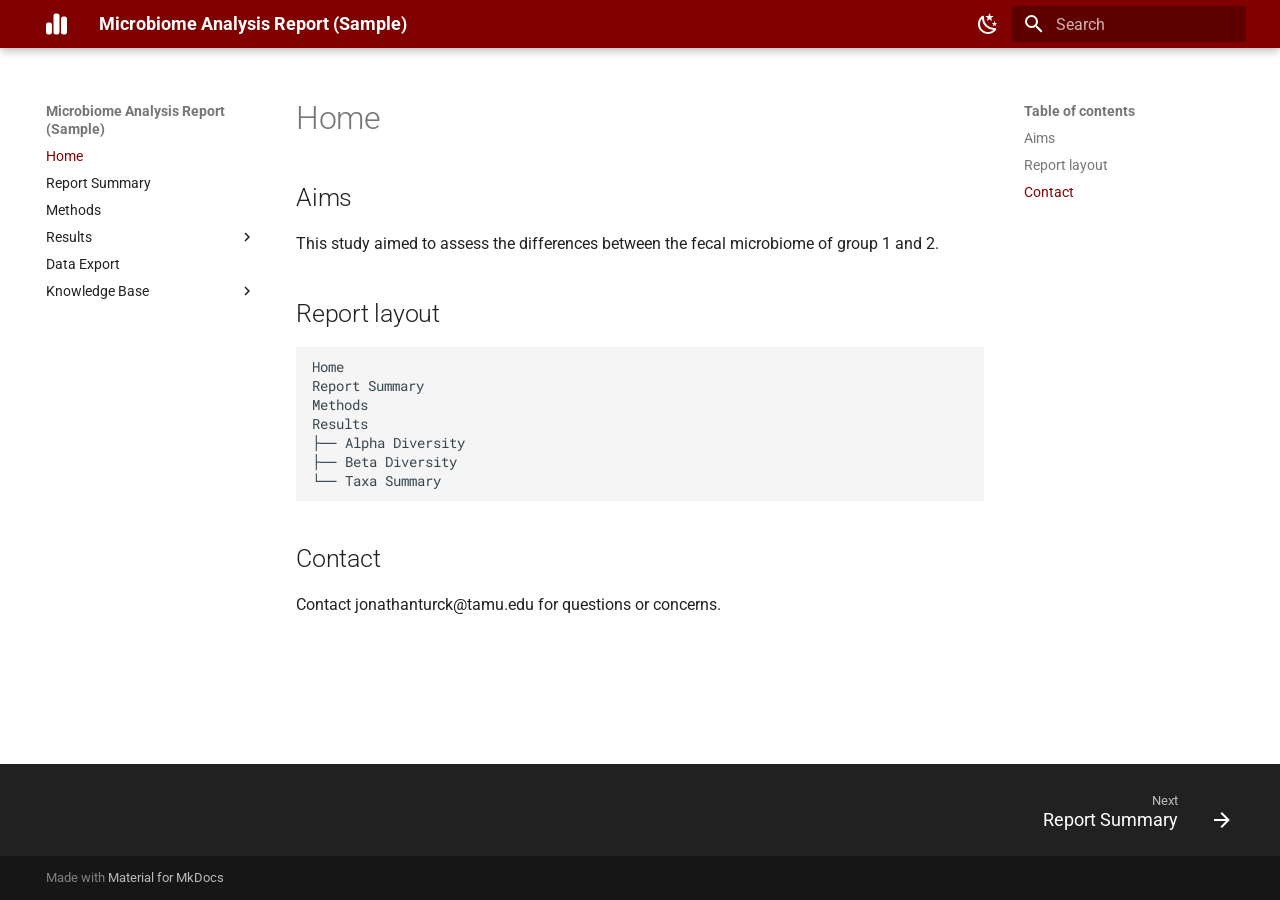
<file: site/index.html>
<!doctype html>
<html lang="en" class="no-js">
  <head>
    
      <meta charset="utf-8">
      <meta name="viewport" content="width=device-width,initial-scale=1">
      
      
      
        <link rel="canonical" href="https://jonathanturck02.github.io/GI-lab_report/">
      
      
      
        <link rel="next" href="report_summary/">
      
      
      <link rel="icon" href="assets/favicon.ico">
      <meta name="generator" content="mkdocs-1.6.1, mkdocs-material-9.5.46">
    
    
      
        <title>Microbiome Analysis Report (Sample)</title>
      
    
    
      <link rel="stylesheet" href="assets/stylesheets/main.6f8fc17f.min.css">
      
        
        <link rel="stylesheet" href="assets/stylesheets/palette.06af60db.min.css">
      
      


    
    
      
    
    
      
        
        
        <link rel="preconnect" href="https://fonts.gstatic.com" crossorigin>
        <link rel="stylesheet" href="https://fonts.googleapis.com/css?family=Roboto:300,300i,400,400i,700,700i%7CRoboto+Mono:400,400i,700,700i&display=fallback">
        <style>:root{--md-text-font:"Roboto";--md-code-font:"Roboto Mono"}</style>
      
    
    
      <link rel="stylesheet" href="stylesheets/extra.css">
    
    <script>__md_scope=new URL(".",location),__md_hash=e=>[...e].reduce(((e,_)=>(e<<5)-e+_.charCodeAt(0)),0),__md_get=(e,_=localStorage,t=__md_scope)=>JSON.parse(_.getItem(t.pathname+"."+e)),__md_set=(e,_,t=localStorage,a=__md_scope)=>{try{t.setItem(a.pathname+"."+e,JSON.stringify(_))}catch(e){}}</script>
    
      

    
    
    
  </head>
  
  
    
    
      
    
    
    
    
    <body dir="ltr" data-md-color-scheme="default" data-md-color-primary="custom" data-md-color-accent="blue-grey">
  
    
    <input class="md-toggle" data-md-toggle="drawer" type="checkbox" id="__drawer" autocomplete="off">
    <input class="md-toggle" data-md-toggle="search" type="checkbox" id="__search" autocomplete="off">
    <label class="md-overlay" for="__drawer"></label>
    <div data-md-component="skip">
      
        
        <a href="#aims" class="md-skip">
          Skip to content
        </a>
      
    </div>
    <div data-md-component="announce">
      
    </div>
    
    
      

  

<header class="md-header md-header--shadow" data-md-component="header">
  <nav class="md-header__inner md-grid" aria-label="Header">
    <a href="." title="Microbiome Analysis Report (Sample)" class="md-header__button md-logo" aria-label="Microbiome Analysis Report (Sample)" data-md-component="logo">
      
  
  <svg xmlns="http://www.w3.org/2000/svg" viewBox="0 0 448 512"><!--! Font Awesome Free 6.7.1 by @fontawesome - https://fontawesome.com License - https://fontawesome.com/license/free (Icons: CC BY 4.0, Fonts: SIL OFL 1.1, Code: MIT License) Copyright 2024 Fonticons, Inc.--><path d="M160 80c0-26.5 21.5-48 48-48h32c26.5 0 48 21.5 48 48v352c0 26.5-21.5 48-48 48h-32c-26.5 0-48-21.5-48-48zM0 272c0-26.5 21.5-48 48-48h32c26.5 0 48 21.5 48 48v160c0 26.5-21.5 48-48 48H48c-26.5 0-48-21.5-48-48zM368 96h32c26.5 0 48 21.5 48 48v288c0 26.5-21.5 48-48 48h-32c-26.5 0-48-21.5-48-48V144c0-26.5 21.5-48 48-48"/></svg>

    </a>
    <label class="md-header__button md-icon" for="__drawer">
      
      <svg xmlns="http://www.w3.org/2000/svg" viewBox="0 0 24 24"><path d="M3 6h18v2H3zm0 5h18v2H3zm0 5h18v2H3z"/></svg>
    </label>
    <div class="md-header__title" data-md-component="header-title">
      <div class="md-header__ellipsis">
        <div class="md-header__topic">
          <span class="md-ellipsis">
            Microbiome Analysis Report (Sample)
          </span>
        </div>
        <div class="md-header__topic" data-md-component="header-topic">
          <span class="md-ellipsis">
            
              Home
            
          </span>
        </div>
      </div>
    </div>
    
      
        <form class="md-header__option" data-md-component="palette">
  
    
    
    
    <input class="md-option" data-md-color-media="" data-md-color-scheme="default" data-md-color-primary="custom" data-md-color-accent="blue-grey"  aria-label="Light mode"  type="radio" name="__palette" id="__palette_0">
    
      <label class="md-header__button md-icon" title="Light mode" for="__palette_1" hidden>
        <svg xmlns="http://www.w3.org/2000/svg" viewBox="0 0 24 24"><path d="m17.75 4.09-2.53 1.94.91 3.06-2.63-1.81-2.63 1.81.91-3.06-2.53-1.94L12.44 4l1.06-3 1.06 3zm3.5 6.91-1.64 1.25.59 1.98-1.7-1.17-1.7 1.17.59-1.98L15.75 11l2.06-.05L18.5 9l.69 1.95zm-2.28 4.95c.83-.08 1.72 1.1 1.19 1.85-.32.45-.66.87-1.08 1.27C15.17 23 8.84 23 4.94 19.07c-3.91-3.9-3.91-10.24 0-14.14.4-.4.82-.76 1.27-1.08.75-.53 1.93.36 1.85 1.19-.27 2.86.69 5.83 2.89 8.02a9.96 9.96 0 0 0 8.02 2.89m-1.64 2.02a12.08 12.08 0 0 1-7.8-3.47c-2.17-2.19-3.33-5-3.49-7.82-2.81 3.14-2.7 7.96.31 10.98 3.02 3.01 7.84 3.12 10.98.31"/></svg>
      </label>
    
  
    
    
    
    <input class="md-option" data-md-color-media="" data-md-color-scheme="slate" data-md-color-primary="custom" data-md-color-accent="blue-grey"  aria-label="Dark mode"  type="radio" name="__palette" id="__palette_1">
    
      <label class="md-header__button md-icon" title="Dark mode" for="__palette_0" hidden>
        <svg xmlns="http://www.w3.org/2000/svg" viewBox="0 0 24 24"><path d="M12 7a5 5 0 0 1 5 5 5 5 0 0 1-5 5 5 5 0 0 1-5-5 5 5 0 0 1 5-5m0 2a3 3 0 0 0-3 3 3 3 0 0 0 3 3 3 3 0 0 0 3-3 3 3 0 0 0-3-3m0-7 2.39 3.42C13.65 5.15 12.84 5 12 5s-1.65.15-2.39.42zM3.34 7l4.16-.35A7.2 7.2 0 0 0 5.94 8.5c-.44.74-.69 1.5-.83 2.29zm.02 10 1.76-3.77a7.131 7.131 0 0 0 2.38 4.14zM20.65 7l-1.77 3.79a7.02 7.02 0 0 0-2.38-4.15zm-.01 10-4.14.36c.59-.51 1.12-1.14 1.54-1.86.42-.73.69-1.5.83-2.29zM12 22l-2.41-3.44c.74.27 1.55.44 2.41.44.82 0 1.63-.17 2.37-.44z"/></svg>
      </label>
    
  
</form>
      
    
    
      <script>var palette=__md_get("__palette");if(palette&&palette.color){if("(prefers-color-scheme)"===palette.color.media){var media=matchMedia("(prefers-color-scheme: light)"),input=document.querySelector(media.matches?"[data-md-color-media='(prefers-color-scheme: light)']":"[data-md-color-media='(prefers-color-scheme: dark)']");palette.color.media=input.getAttribute("data-md-color-media"),palette.color.scheme=input.getAttribute("data-md-color-scheme"),palette.color.primary=input.getAttribute("data-md-color-primary"),palette.color.accent=input.getAttribute("data-md-color-accent")}for(var[key,value]of Object.entries(palette.color))document.body.setAttribute("data-md-color-"+key,value)}</script>
    
    
    
      <label class="md-header__button md-icon" for="__search">
        
        <svg xmlns="http://www.w3.org/2000/svg" viewBox="0 0 24 24"><path d="M9.5 3A6.5 6.5 0 0 1 16 9.5c0 1.61-.59 3.09-1.56 4.23l.27.27h.79l5 5-1.5 1.5-5-5v-.79l-.27-.27A6.52 6.52 0 0 1 9.5 16 6.5 6.5 0 0 1 3 9.5 6.5 6.5 0 0 1 9.5 3m0 2C7 5 5 7 5 9.5S7 14 9.5 14 14 12 14 9.5 12 5 9.5 5"/></svg>
      </label>
      <div class="md-search" data-md-component="search" role="dialog">
  <label class="md-search__overlay" for="__search"></label>
  <div class="md-search__inner" role="search">
    <form class="md-search__form" name="search">
      <input type="text" class="md-search__input" name="query" aria-label="Search" placeholder="Search" autocapitalize="off" autocorrect="off" autocomplete="off" spellcheck="false" data-md-component="search-query" required>
      <label class="md-search__icon md-icon" for="__search">
        
        <svg xmlns="http://www.w3.org/2000/svg" viewBox="0 0 24 24"><path d="M9.5 3A6.5 6.5 0 0 1 16 9.5c0 1.61-.59 3.09-1.56 4.23l.27.27h.79l5 5-1.5 1.5-5-5v-.79l-.27-.27A6.52 6.52 0 0 1 9.5 16 6.5 6.5 0 0 1 3 9.5 6.5 6.5 0 0 1 9.5 3m0 2C7 5 5 7 5 9.5S7 14 9.5 14 14 12 14 9.5 12 5 9.5 5"/></svg>
        
        <svg xmlns="http://www.w3.org/2000/svg" viewBox="0 0 24 24"><path d="M20 11v2H8l5.5 5.5-1.42 1.42L4.16 12l7.92-7.92L13.5 5.5 8 11z"/></svg>
      </label>
      <nav class="md-search__options" aria-label="Search">
        
        <button type="reset" class="md-search__icon md-icon" title="Clear" aria-label="Clear" tabindex="-1">
          
          <svg xmlns="http://www.w3.org/2000/svg" viewBox="0 0 24 24"><path d="M19 6.41 17.59 5 12 10.59 6.41 5 5 6.41 10.59 12 5 17.59 6.41 19 12 13.41 17.59 19 19 17.59 13.41 12z"/></svg>
        </button>
      </nav>
      
    </form>
    <div class="md-search__output">
      <div class="md-search__scrollwrap" tabindex="0" data-md-scrollfix>
        <div class="md-search-result" data-md-component="search-result">
          <div class="md-search-result__meta">
            Initializing search
          </div>
          <ol class="md-search-result__list" role="presentation"></ol>
        </div>
      </div>
    </div>
  </div>
</div>
    
    
  </nav>
  
</header>
    
    <div class="md-container" data-md-component="container">
      
      
        
          
        
      
      <main class="md-main" data-md-component="main">
        <div class="md-main__inner md-grid">
          
            
              
              <div class="md-sidebar md-sidebar--primary" data-md-component="sidebar" data-md-type="navigation" >
                <div class="md-sidebar__scrollwrap">
                  <div class="md-sidebar__inner">
                    



<nav class="md-nav md-nav--primary" aria-label="Navigation" data-md-level="0">
  <label class="md-nav__title" for="__drawer">
    <a href="." title="Microbiome Analysis Report (Sample)" class="md-nav__button md-logo" aria-label="Microbiome Analysis Report (Sample)" data-md-component="logo">
      
  
  <svg xmlns="http://www.w3.org/2000/svg" viewBox="0 0 448 512"><!--! Font Awesome Free 6.7.1 by @fontawesome - https://fontawesome.com License - https://fontawesome.com/license/free (Icons: CC BY 4.0, Fonts: SIL OFL 1.1, Code: MIT License) Copyright 2024 Fonticons, Inc.--><path d="M160 80c0-26.5 21.5-48 48-48h32c26.5 0 48 21.5 48 48v352c0 26.5-21.5 48-48 48h-32c-26.5 0-48-21.5-48-48zM0 272c0-26.5 21.5-48 48-48h32c26.5 0 48 21.5 48 48v160c0 26.5-21.5 48-48 48H48c-26.5 0-48-21.5-48-48zM368 96h32c26.5 0 48 21.5 48 48v288c0 26.5-21.5 48-48 48h-32c-26.5 0-48-21.5-48-48V144c0-26.5 21.5-48 48-48"/></svg>

    </a>
    Microbiome Analysis Report (Sample)
  </label>
  
  <ul class="md-nav__list" data-md-scrollfix>
    
      
      
  
  
    
  
  
  
    <li class="md-nav__item md-nav__item--active">
      
      <input class="md-nav__toggle md-toggle" type="checkbox" id="__toc">
      
      
      
        <label class="md-nav__link md-nav__link--active" for="__toc">
          
  
  <span class="md-ellipsis">
    Home
  </span>
  

          <span class="md-nav__icon md-icon"></span>
        </label>
      
      <a href="." class="md-nav__link md-nav__link--active">
        
  
  <span class="md-ellipsis">
    Home
  </span>
  

      </a>
      
        

<nav class="md-nav md-nav--secondary" aria-label="Table of contents">
  
  
  
  
    <label class="md-nav__title" for="__toc">
      <span class="md-nav__icon md-icon"></span>
      Table of contents
    </label>
    <ul class="md-nav__list" data-md-component="toc" data-md-scrollfix>
      
        <li class="md-nav__item">
  <a href="#aims" class="md-nav__link">
    <span class="md-ellipsis">
      Aims
    </span>
  </a>
  
</li>
      
        <li class="md-nav__item">
  <a href="#report-layout" class="md-nav__link">
    <span class="md-ellipsis">
      Report layout
    </span>
  </a>
  
</li>
      
        <li class="md-nav__item">
  <a href="#contact" class="md-nav__link">
    <span class="md-ellipsis">
      Contact
    </span>
  </a>
  
</li>
      
    </ul>
  
</nav>
      
    </li>
  

    
      
      
  
  
  
  
    <li class="md-nav__item">
      <a href="report_summary/" class="md-nav__link">
        
  
  <span class="md-ellipsis">
    Report Summary
  </span>
  

      </a>
    </li>
  

    
      
      
  
  
  
  
    <li class="md-nav__item">
      <a href="methods/" class="md-nav__link">
        
  
  <span class="md-ellipsis">
    Methods
  </span>
  

      </a>
    </li>
  

    
      
      
  
  
  
  
    
    
    
    
    <li class="md-nav__item md-nav__item--nested">
      
        
        
        <input class="md-nav__toggle md-toggle " type="checkbox" id="__nav_4" >
        
          
          <label class="md-nav__link" for="__nav_4" id="__nav_4_label" tabindex="0">
            
  
  <span class="md-ellipsis">
    Results
  </span>
  

            <span class="md-nav__icon md-icon"></span>
          </label>
        
        <nav class="md-nav" data-md-level="1" aria-labelledby="__nav_4_label" aria-expanded="false">
          <label class="md-nav__title" for="__nav_4">
            <span class="md-nav__icon md-icon"></span>
            Results
          </label>
          <ul class="md-nav__list" data-md-scrollfix>
            
              
                
  
  
  
  
    <li class="md-nav__item">
      <a href="alpha_div/" class="md-nav__link">
        
  
  <span class="md-ellipsis">
    Alpha Diversity
  </span>
  

      </a>
    </li>
  

              
            
              
                
  
  
  
  
    <li class="md-nav__item">
      <a href="beta_div/" class="md-nav__link">
        
  
  <span class="md-ellipsis">
    Beta Diversity
  </span>
  

      </a>
    </li>
  

              
            
              
                
  
  
  
  
    <li class="md-nav__item">
      <a href="taxa_summary/" class="md-nav__link">
        
  
  <span class="md-ellipsis">
    Taxa Summary
  </span>
  

      </a>
    </li>
  

              
            
          </ul>
        </nav>
      
    </li>
  

    
      
      
  
  
  
  
    <li class="md-nav__item">
      <a href="data/" class="md-nav__link">
        
  
  <span class="md-ellipsis">
    Data Export
  </span>
  

      </a>
    </li>
  

    
      
      
  
  
  
  
    
    
    
    
    <li class="md-nav__item md-nav__item--nested">
      
        
        
        <input class="md-nav__toggle md-toggle " type="checkbox" id="__nav_6" >
        
          
          <label class="md-nav__link" for="__nav_6" id="__nav_6_label" tabindex="0">
            
  
  <span class="md-ellipsis">
    Knowledge Base
  </span>
  

            <span class="md-nav__icon md-icon"></span>
          </label>
        
        <nav class="md-nav" data-md-level="1" aria-labelledby="__nav_6_label" aria-expanded="false">
          <label class="md-nav__title" for="__nav_6">
            <span class="md-nav__icon md-icon"></span>
            Knowledge Base
          </label>
          <ul class="md-nav__list" data-md-scrollfix>
            
              
                
  
  
  
  
    <li class="md-nav__item">
      <a href="16S_vs_shotgun/" class="md-nav__link">
        
  
  <span class="md-ellipsis">
    16S vs Shotgun Metagenomics
  </span>
  

      </a>
    </li>
  

              
            
          </ul>
        </nav>
      
    </li>
  

    
  </ul>
</nav>
                  </div>
                </div>
              </div>
            
            
              
              <div class="md-sidebar md-sidebar--secondary" data-md-component="sidebar" data-md-type="toc" >
                <div class="md-sidebar__scrollwrap">
                  <div class="md-sidebar__inner">
                    

<nav class="md-nav md-nav--secondary" aria-label="Table of contents">
  
  
  
  
    <label class="md-nav__title" for="__toc">
      <span class="md-nav__icon md-icon"></span>
      Table of contents
    </label>
    <ul class="md-nav__list" data-md-component="toc" data-md-scrollfix>
      
        <li class="md-nav__item">
  <a href="#aims" class="md-nav__link">
    <span class="md-ellipsis">
      Aims
    </span>
  </a>
  
</li>
      
        <li class="md-nav__item">
  <a href="#report-layout" class="md-nav__link">
    <span class="md-ellipsis">
      Report layout
    </span>
  </a>
  
</li>
      
        <li class="md-nav__item">
  <a href="#contact" class="md-nav__link">
    <span class="md-ellipsis">
      Contact
    </span>
  </a>
  
</li>
      
    </ul>
  
</nav>
                  </div>
                </div>
              </div>
            
          
          
            <div class="md-content" data-md-component="content">
              <article class="md-content__inner md-typeset">
                
                  


  <h1>Home</h1>

<h2 id="aims">Aims</h2>
<p>This study aimed to assess the differences between the fecal microbiome of group 1 and 2.</p>
<h2 id="report-layout">Report layout</h2>
<pre><code>Home
Report Summary
Methods
Results
├── Alpha Diversity
├── Beta Diversity
└── Taxa Summary
</code></pre>
<h2 id="contact">Contact</h2>
<p>Contact jonathanturck@tamu.edu for questions or concerns.</p>












                
              </article>
            </div>
          
          
<script>var target=document.getElementById(location.hash.slice(1));target&&target.name&&(target.checked=target.name.startsWith("__tabbed_"))</script>
        </div>
        
      </main>
      
        <footer class="md-footer">
  
    
      
      <nav class="md-footer__inner md-grid" aria-label="Footer" >
        
        
          
          <a href="report_summary/" class="md-footer__link md-footer__link--next" aria-label="Next: Report Summary">
            <div class="md-footer__title">
              <span class="md-footer__direction">
                Next
              </span>
              <div class="md-ellipsis">
                Report Summary
              </div>
            </div>
            <div class="md-footer__button md-icon">
              
              <svg xmlns="http://www.w3.org/2000/svg" viewBox="0 0 24 24"><path d="M4 11v2h12l-5.5 5.5 1.42 1.42L19.84 12l-7.92-7.92L10.5 5.5 16 11z"/></svg>
            </div>
          </a>
        
      </nav>
    
  
  <div class="md-footer-meta md-typeset">
    <div class="md-footer-meta__inner md-grid">
      <div class="md-copyright">
  
  
    Made with
    <a href="https://squidfunk.github.io/mkdocs-material/" target="_blank" rel="noopener">
      Material for MkDocs
    </a>
  
</div>
      
    </div>
  </div>
</footer>
      
    </div>
    <div class="md-dialog" data-md-component="dialog">
      <div class="md-dialog__inner md-typeset"></div>
    </div>
    
    
    <script id="__config" type="application/json">{"base": ".", "features": ["navigation.footer"], "search": "assets/javascripts/workers/search.6ce7567c.min.js", "translations": {"clipboard.copied": "Copied to clipboard", "clipboard.copy": "Copy to clipboard", "search.result.more.one": "1 more on this page", "search.result.more.other": "# more on this page", "search.result.none": "No matching documents", "search.result.one": "1 matching document", "search.result.other": "# matching documents", "search.result.placeholder": "Type to start searching", "search.result.term.missing": "Missing", "select.version": "Select version"}}</script>
    
    
      <script src="assets/javascripts/bundle.83f73b43.min.js"></script>
      
    
  </body>
</html>
</file>
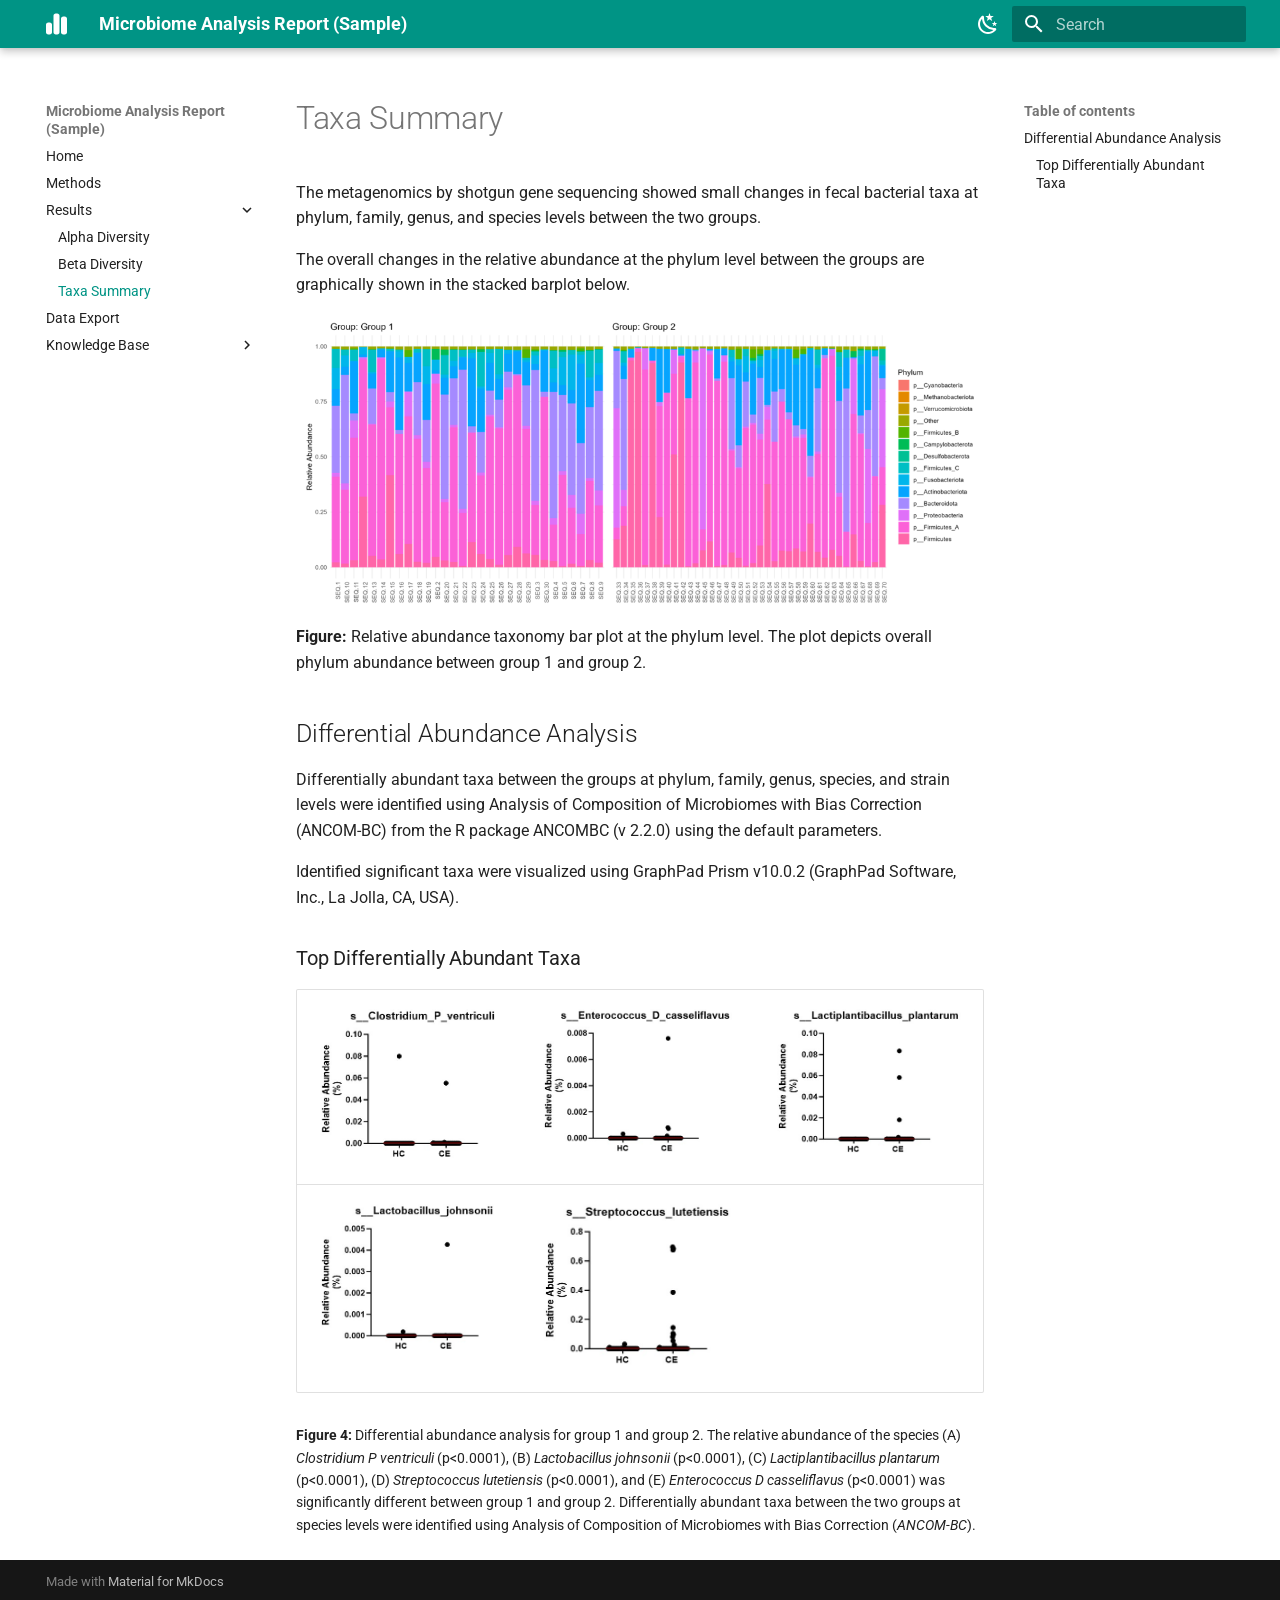
<file: taxa_summary/index.html>
<!doctype html>
<html lang="en" class="no-js">
  <head>
    
      <meta charset="utf-8">
      <meta name="viewport" content="width=device-width,initial-scale=1">
      
      
      
        <link rel="canonical" href="https://jonathanturck02.github.io/GI-lab_report/taxa_summary/">
      
      
        <link rel="prev" href="../beta_div/">
      
      
        <link rel="next" href="../data/">
      
      
      <link rel="icon" href="../assets/images/favicon.png">
      <meta name="generator" content="mkdocs-1.6.1, mkdocs-material-9.5.46">
    
    
      
        <title>Taxa Summary - Microbiome Analysis Report (Sample)</title>
      
    
    
      <link rel="stylesheet" href="../assets/stylesheets/main.6f8fc17f.min.css">
      
        
        <link rel="stylesheet" href="../assets/stylesheets/palette.06af60db.min.css">
      
      


    
    
      
    
    
      
        
        
        <link rel="preconnect" href="https://fonts.gstatic.com" crossorigin>
        <link rel="stylesheet" href="https://fonts.googleapis.com/css?family=Roboto:300,300i,400,400i,700,700i%7CRoboto+Mono:400,400i,700,700i&display=fallback">
        <style>:root{--md-text-font:"Roboto";--md-code-font:"Roboto Mono"}</style>
      
    
    
    <script>__md_scope=new URL("..",location),__md_hash=e=>[...e].reduce(((e,_)=>(e<<5)-e+_.charCodeAt(0)),0),__md_get=(e,_=localStorage,t=__md_scope)=>JSON.parse(_.getItem(t.pathname+"."+e)),__md_set=(e,_,t=localStorage,a=__md_scope)=>{try{t.setItem(a.pathname+"."+e,JSON.stringify(_))}catch(e){}}</script>
    
      

    
    
    
  </head>
  
  
    
    
      
    
    
    
    
    <body dir="ltr" data-md-color-scheme="default" data-md-color-primary="teal" data-md-color-accent="amber">
  
    
    <input class="md-toggle" data-md-toggle="drawer" type="checkbox" id="__drawer" autocomplete="off">
    <input class="md-toggle" data-md-toggle="search" type="checkbox" id="__search" autocomplete="off">
    <label class="md-overlay" for="__drawer"></label>
    <div data-md-component="skip">
      
        
        <a href="#taxa-summary" class="md-skip">
          Skip to content
        </a>
      
    </div>
    <div data-md-component="announce">
      
    </div>
    
    
      

  

<header class="md-header md-header--shadow" data-md-component="header">
  <nav class="md-header__inner md-grid" aria-label="Header">
    <a href=".." title="Microbiome Analysis Report (Sample)" class="md-header__button md-logo" aria-label="Microbiome Analysis Report (Sample)" data-md-component="logo">
      
  
  <svg xmlns="http://www.w3.org/2000/svg" viewBox="0 0 448 512"><!--! Font Awesome Free 6.7.1 by @fontawesome - https://fontawesome.com License - https://fontawesome.com/license/free (Icons: CC BY 4.0, Fonts: SIL OFL 1.1, Code: MIT License) Copyright 2024 Fonticons, Inc.--><path d="M160 80c0-26.5 21.5-48 48-48h32c26.5 0 48 21.5 48 48v352c0 26.5-21.5 48-48 48h-32c-26.5 0-48-21.5-48-48zM0 272c0-26.5 21.5-48 48-48h32c26.5 0 48 21.5 48 48v160c0 26.5-21.5 48-48 48H48c-26.5 0-48-21.5-48-48zM368 96h32c26.5 0 48 21.5 48 48v288c0 26.5-21.5 48-48 48h-32c-26.5 0-48-21.5-48-48V144c0-26.5 21.5-48 48-48"/></svg>

    </a>
    <label class="md-header__button md-icon" for="__drawer">
      
      <svg xmlns="http://www.w3.org/2000/svg" viewBox="0 0 24 24"><path d="M3 6h18v2H3zm0 5h18v2H3zm0 5h18v2H3z"/></svg>
    </label>
    <div class="md-header__title" data-md-component="header-title">
      <div class="md-header__ellipsis">
        <div class="md-header__topic">
          <span class="md-ellipsis">
            Microbiome Analysis Report (Sample)
          </span>
        </div>
        <div class="md-header__topic" data-md-component="header-topic">
          <span class="md-ellipsis">
            
              Taxa Summary
            
          </span>
        </div>
      </div>
    </div>
    
      
        <form class="md-header__option" data-md-component="palette">
  
    
    
    
    <input class="md-option" data-md-color-media="" data-md-color-scheme="default" data-md-color-primary="teal" data-md-color-accent="amber"  aria-label="Light mode"  type="radio" name="__palette" id="__palette_0">
    
      <label class="md-header__button md-icon" title="Light mode" for="__palette_1" hidden>
        <svg xmlns="http://www.w3.org/2000/svg" viewBox="0 0 24 24"><path d="m17.75 4.09-2.53 1.94.91 3.06-2.63-1.81-2.63 1.81.91-3.06-2.53-1.94L12.44 4l1.06-3 1.06 3zm3.5 6.91-1.64 1.25.59 1.98-1.7-1.17-1.7 1.17.59-1.98L15.75 11l2.06-.05L18.5 9l.69 1.95zm-2.28 4.95c.83-.08 1.72 1.1 1.19 1.85-.32.45-.66.87-1.08 1.27C15.17 23 8.84 23 4.94 19.07c-3.91-3.9-3.91-10.24 0-14.14.4-.4.82-.76 1.27-1.08.75-.53 1.93.36 1.85 1.19-.27 2.86.69 5.83 2.89 8.02a9.96 9.96 0 0 0 8.02 2.89m-1.64 2.02a12.08 12.08 0 0 1-7.8-3.47c-2.17-2.19-3.33-5-3.49-7.82-2.81 3.14-2.7 7.96.31 10.98 3.02 3.01 7.84 3.12 10.98.31"/></svg>
      </label>
    
  
    
    
    
    <input class="md-option" data-md-color-media="" data-md-color-scheme="slate" data-md-color-primary="teal" data-md-color-accent="amber"  aria-label="Dark mode"  type="radio" name="__palette" id="__palette_1">
    
      <label class="md-header__button md-icon" title="Dark mode" for="__palette_0" hidden>
        <svg xmlns="http://www.w3.org/2000/svg" viewBox="0 0 24 24"><path d="M12 7a5 5 0 0 1 5 5 5 5 0 0 1-5 5 5 5 0 0 1-5-5 5 5 0 0 1 5-5m0 2a3 3 0 0 0-3 3 3 3 0 0 0 3 3 3 3 0 0 0 3-3 3 3 0 0 0-3-3m0-7 2.39 3.42C13.65 5.15 12.84 5 12 5s-1.65.15-2.39.42zM3.34 7l4.16-.35A7.2 7.2 0 0 0 5.94 8.5c-.44.74-.69 1.5-.83 2.29zm.02 10 1.76-3.77a7.131 7.131 0 0 0 2.38 4.14zM20.65 7l-1.77 3.79a7.02 7.02 0 0 0-2.38-4.15zm-.01 10-4.14.36c.59-.51 1.12-1.14 1.54-1.86.42-.73.69-1.5.83-2.29zM12 22l-2.41-3.44c.74.27 1.55.44 2.41.44.82 0 1.63-.17 2.37-.44z"/></svg>
      </label>
    
  
</form>
      
    
    
      <script>var palette=__md_get("__palette");if(palette&&palette.color){if("(prefers-color-scheme)"===palette.color.media){var media=matchMedia("(prefers-color-scheme: light)"),input=document.querySelector(media.matches?"[data-md-color-media='(prefers-color-scheme: light)']":"[data-md-color-media='(prefers-color-scheme: dark)']");palette.color.media=input.getAttribute("data-md-color-media"),palette.color.scheme=input.getAttribute("data-md-color-scheme"),palette.color.primary=input.getAttribute("data-md-color-primary"),palette.color.accent=input.getAttribute("data-md-color-accent")}for(var[key,value]of Object.entries(palette.color))document.body.setAttribute("data-md-color-"+key,value)}</script>
    
    
    
      <label class="md-header__button md-icon" for="__search">
        
        <svg xmlns="http://www.w3.org/2000/svg" viewBox="0 0 24 24"><path d="M9.5 3A6.5 6.5 0 0 1 16 9.5c0 1.61-.59 3.09-1.56 4.23l.27.27h.79l5 5-1.5 1.5-5-5v-.79l-.27-.27A6.52 6.52 0 0 1 9.5 16 6.5 6.5 0 0 1 3 9.5 6.5 6.5 0 0 1 9.5 3m0 2C7 5 5 7 5 9.5S7 14 9.5 14 14 12 14 9.5 12 5 9.5 5"/></svg>
      </label>
      <div class="md-search" data-md-component="search" role="dialog">
  <label class="md-search__overlay" for="__search"></label>
  <div class="md-search__inner" role="search">
    <form class="md-search__form" name="search">
      <input type="text" class="md-search__input" name="query" aria-label="Search" placeholder="Search" autocapitalize="off" autocorrect="off" autocomplete="off" spellcheck="false" data-md-component="search-query" required>
      <label class="md-search__icon md-icon" for="__search">
        
        <svg xmlns="http://www.w3.org/2000/svg" viewBox="0 0 24 24"><path d="M9.5 3A6.5 6.5 0 0 1 16 9.5c0 1.61-.59 3.09-1.56 4.23l.27.27h.79l5 5-1.5 1.5-5-5v-.79l-.27-.27A6.52 6.52 0 0 1 9.5 16 6.5 6.5 0 0 1 3 9.5 6.5 6.5 0 0 1 9.5 3m0 2C7 5 5 7 5 9.5S7 14 9.5 14 14 12 14 9.5 12 5 9.5 5"/></svg>
        
        <svg xmlns="http://www.w3.org/2000/svg" viewBox="0 0 24 24"><path d="M20 11v2H8l5.5 5.5-1.42 1.42L4.16 12l7.92-7.92L13.5 5.5 8 11z"/></svg>
      </label>
      <nav class="md-search__options" aria-label="Search">
        
        <button type="reset" class="md-search__icon md-icon" title="Clear" aria-label="Clear" tabindex="-1">
          
          <svg xmlns="http://www.w3.org/2000/svg" viewBox="0 0 24 24"><path d="M19 6.41 17.59 5 12 10.59 6.41 5 5 6.41 10.59 12 5 17.59 6.41 19 12 13.41 17.59 19 19 17.59 13.41 12z"/></svg>
        </button>
      </nav>
      
    </form>
    <div class="md-search__output">
      <div class="md-search__scrollwrap" tabindex="0" data-md-scrollfix>
        <div class="md-search-result" data-md-component="search-result">
          <div class="md-search-result__meta">
            Initializing search
          </div>
          <ol class="md-search-result__list" role="presentation"></ol>
        </div>
      </div>
    </div>
  </div>
</div>
    
    
  </nav>
  
</header>
    
    <div class="md-container" data-md-component="container">
      
      
        
          
        
      
      <main class="md-main" data-md-component="main">
        <div class="md-main__inner md-grid">
          
            
              
              <div class="md-sidebar md-sidebar--primary" data-md-component="sidebar" data-md-type="navigation" >
                <div class="md-sidebar__scrollwrap">
                  <div class="md-sidebar__inner">
                    



<nav class="md-nav md-nav--primary" aria-label="Navigation" data-md-level="0">
  <label class="md-nav__title" for="__drawer">
    <a href=".." title="Microbiome Analysis Report (Sample)" class="md-nav__button md-logo" aria-label="Microbiome Analysis Report (Sample)" data-md-component="logo">
      
  
  <svg xmlns="http://www.w3.org/2000/svg" viewBox="0 0 448 512"><!--! Font Awesome Free 6.7.1 by @fontawesome - https://fontawesome.com License - https://fontawesome.com/license/free (Icons: CC BY 4.0, Fonts: SIL OFL 1.1, Code: MIT License) Copyright 2024 Fonticons, Inc.--><path d="M160 80c0-26.5 21.5-48 48-48h32c26.5 0 48 21.5 48 48v352c0 26.5-21.5 48-48 48h-32c-26.5 0-48-21.5-48-48zM0 272c0-26.5 21.5-48 48-48h32c26.5 0 48 21.5 48 48v160c0 26.5-21.5 48-48 48H48c-26.5 0-48-21.5-48-48zM368 96h32c26.5 0 48 21.5 48 48v288c0 26.5-21.5 48-48 48h-32c-26.5 0-48-21.5-48-48V144c0-26.5 21.5-48 48-48"/></svg>

    </a>
    Microbiome Analysis Report (Sample)
  </label>
  
  <ul class="md-nav__list" data-md-scrollfix>
    
      
      
  
  
  
  
    <li class="md-nav__item">
      <a href=".." class="md-nav__link">
        
  
  <span class="md-ellipsis">
    Home
  </span>
  

      </a>
    </li>
  

    
      
      
  
  
  
  
    <li class="md-nav__item">
      <a href="../methods/" class="md-nav__link">
        
  
  <span class="md-ellipsis">
    Methods
  </span>
  

      </a>
    </li>
  

    
      
      
  
  
    
  
  
  
    
    
    
    
    <li class="md-nav__item md-nav__item--active md-nav__item--nested">
      
        
        
        <input class="md-nav__toggle md-toggle " type="checkbox" id="__nav_3" checked>
        
          
          <label class="md-nav__link" for="__nav_3" id="__nav_3_label" tabindex="0">
            
  
  <span class="md-ellipsis">
    Results
  </span>
  

            <span class="md-nav__icon md-icon"></span>
          </label>
        
        <nav class="md-nav" data-md-level="1" aria-labelledby="__nav_3_label" aria-expanded="true">
          <label class="md-nav__title" for="__nav_3">
            <span class="md-nav__icon md-icon"></span>
            Results
          </label>
          <ul class="md-nav__list" data-md-scrollfix>
            
              
                
  
  
  
  
    <li class="md-nav__item">
      <a href="../alpha_div/" class="md-nav__link">
        
  
  <span class="md-ellipsis">
    Alpha Diversity
  </span>
  

      </a>
    </li>
  

              
            
              
                
  
  
  
  
    <li class="md-nav__item">
      <a href="../beta_div/" class="md-nav__link">
        
  
  <span class="md-ellipsis">
    Beta Diversity
  </span>
  

      </a>
    </li>
  

              
            
              
                
  
  
    
  
  
  
    <li class="md-nav__item md-nav__item--active">
      
      <input class="md-nav__toggle md-toggle" type="checkbox" id="__toc">
      
      
        
      
      
        <label class="md-nav__link md-nav__link--active" for="__toc">
          
  
  <span class="md-ellipsis">
    Taxa Summary
  </span>
  

          <span class="md-nav__icon md-icon"></span>
        </label>
      
      <a href="./" class="md-nav__link md-nav__link--active">
        
  
  <span class="md-ellipsis">
    Taxa Summary
  </span>
  

      </a>
      
        

<nav class="md-nav md-nav--secondary" aria-label="Table of contents">
  
  
  
    
  
  
    <label class="md-nav__title" for="__toc">
      <span class="md-nav__icon md-icon"></span>
      Table of contents
    </label>
    <ul class="md-nav__list" data-md-component="toc" data-md-scrollfix>
      
        <li class="md-nav__item">
  <a href="#differential-abundance-analysis" class="md-nav__link">
    <span class="md-ellipsis">
      Differential Abundance Analysis
    </span>
  </a>
  
    <nav class="md-nav" aria-label="Differential Abundance Analysis">
      <ul class="md-nav__list">
        
          <li class="md-nav__item">
  <a href="#top-differentially-abundant-taxa" class="md-nav__link">
    <span class="md-ellipsis">
      Top Differentially Abundant Taxa
    </span>
  </a>
  
</li>
        
      </ul>
    </nav>
  
</li>
      
    </ul>
  
</nav>
      
    </li>
  

              
            
          </ul>
        </nav>
      
    </li>
  

    
      
      
  
  
  
  
    <li class="md-nav__item">
      <a href="../data/" class="md-nav__link">
        
  
  <span class="md-ellipsis">
    Data Export
  </span>
  

      </a>
    </li>
  

    
      
      
  
  
  
  
    
    
    
    
    <li class="md-nav__item md-nav__item--nested">
      
        
        
        <input class="md-nav__toggle md-toggle " type="checkbox" id="__nav_5" >
        
          
          <label class="md-nav__link" for="__nav_5" id="__nav_5_label" tabindex="0">
            
  
  <span class="md-ellipsis">
    Knowledge Base
  </span>
  

            <span class="md-nav__icon md-icon"></span>
          </label>
        
        <nav class="md-nav" data-md-level="1" aria-labelledby="__nav_5_label" aria-expanded="false">
          <label class="md-nav__title" for="__nav_5">
            <span class="md-nav__icon md-icon"></span>
            Knowledge Base
          </label>
          <ul class="md-nav__list" data-md-scrollfix>
            
              
                
  
  
  
  
    <li class="md-nav__item">
      <a href="../16S_vs_shotgun/" class="md-nav__link">
        
  
  <span class="md-ellipsis">
    16S vs Shotgun Metagenomics
  </span>
  

      </a>
    </li>
  

              
            
          </ul>
        </nav>
      
    </li>
  

    
  </ul>
</nav>
                  </div>
                </div>
              </div>
            
            
              
              <div class="md-sidebar md-sidebar--secondary" data-md-component="sidebar" data-md-type="toc" >
                <div class="md-sidebar__scrollwrap">
                  <div class="md-sidebar__inner">
                    

<nav class="md-nav md-nav--secondary" aria-label="Table of contents">
  
  
  
    
  
  
    <label class="md-nav__title" for="__toc">
      <span class="md-nav__icon md-icon"></span>
      Table of contents
    </label>
    <ul class="md-nav__list" data-md-component="toc" data-md-scrollfix>
      
        <li class="md-nav__item">
  <a href="#differential-abundance-analysis" class="md-nav__link">
    <span class="md-ellipsis">
      Differential Abundance Analysis
    </span>
  </a>
  
    <nav class="md-nav" aria-label="Differential Abundance Analysis">
      <ul class="md-nav__list">
        
          <li class="md-nav__item">
  <a href="#top-differentially-abundant-taxa" class="md-nav__link">
    <span class="md-ellipsis">
      Top Differentially Abundant Taxa
    </span>
  </a>
  
</li>
        
      </ul>
    </nav>
  
</li>
      
    </ul>
  
</nav>
                  </div>
                </div>
              </div>
            
          
          
            <div class="md-content" data-md-component="content">
              <article class="md-content__inner md-typeset">
                
                  


<h1 id="taxa-summary">Taxa Summary</h1>
<p>The metagenomics by shotgun gene sequencing showed small changes in fecal bacterial taxa at phylum, family, genus, and species levels between the two groups.</p>
<p>The overall changes in the relative abundance at the phylum level between the groups are graphically shown in the stacked barplot below.</p>
<p><img alt="image" src="../assets/taxa_summary/barplot.png" />
<strong>Figure:</strong> Relative abundance taxonomy bar plot at the phylum level. The plot depicts overall phylum abundance between group 1 and group 2.</p>
<h2 id="differential-abundance-analysis">Differential Abundance Analysis</h2>
<p>Differentially abundant taxa between the groups at phylum, family, genus, species, and strain levels were identified using Analysis of Composition of Microbiomes with Bias Correction (ANCOM-BC) from the R package ANCOMBC (v 2.2.0) using the default parameters.</p>
<p>Identified significant taxa were visualized using GraphPad Prism v10.0.2 (GraphPad Software, Inc., La Jolla, CA, USA).</p>
<h3 id="top-differentially-abundant-taxa">Top Differentially Abundant Taxa</h3>
<table>
<thead>
<tr>
<th style="text-align: center;"><img alt="Clostridium P ventriculi" src="../assets/taxa_summary/s__Clostridium_P_ventriculi.jpg" /></th>
<th style="text-align: center;"><img alt="Enterococcus D casseliflavus" src="../assets/taxa_summary/s__Enterococcus_D_casseliflavus.jpg" /></th>
<th style="text-align: center;"><img alt="Lactiplantibacillus plantarum" src="../assets/taxa_summary/s__Lactiplantibacillus_plantarum.jpg" /></th>
</tr>
</thead>
<tbody>
<tr>
<td style="text-align: center;"><img alt="Lactobacillus johnsonii" src="../assets/taxa_summary/s__Lactobacillus_johnsonii.jpg" /></td>
<td style="text-align: center;"><img alt="Streptococcus lutetiensis" src="../assets/taxa_summary/s__Streptococcus_lutetiensis.jpg" /></td>
<td style="text-align: center;"></td>
</tr>
</tbody>
</table>
<div style="font-size: 14px;">
<b>Figure 4:</b> Differential abundance analysis for group 1 and group 2. The relative abundance of the species (A) <i>Clostridium P ventriculi</i> (p&lt;0.0001), (B) <i>Lactobacillus johnsonii</i> (p&lt;0.0001), (C) <i>Lactiplantibacillus plantarum</i> (p&lt;0.0001), (D) <i>Streptococcus lutetiensis</i> (p&lt;0.0001), and (E) <i>Enterococcus D casseliflavus</i> (p&lt;0.0001) was significantly different between group 1 and group 2. Differentially abundant taxa between the two groups at species levels were identified using Analysis of Composition of Microbiomes with Bias Correction (<i>ANCOM-BC</i>).
</div>












                
              </article>
            </div>
          
          
<script>var target=document.getElementById(location.hash.slice(1));target&&target.name&&(target.checked=target.name.startsWith("__tabbed_"))</script>
        </div>
        
      </main>
      
        <footer class="md-footer">
  
  <div class="md-footer-meta md-typeset">
    <div class="md-footer-meta__inner md-grid">
      <div class="md-copyright">
  
  
    Made with
    <a href="https://squidfunk.github.io/mkdocs-material/" target="_blank" rel="noopener">
      Material for MkDocs
    </a>
  
</div>
      
    </div>
  </div>
</footer>
      
    </div>
    <div class="md-dialog" data-md-component="dialog">
      <div class="md-dialog__inner md-typeset"></div>
    </div>
    
    
    <script id="__config" type="application/json">{"base": "..", "features": [], "search": "../assets/javascripts/workers/search.6ce7567c.min.js", "translations": {"clipboard.copied": "Copied to clipboard", "clipboard.copy": "Copy to clipboard", "search.result.more.one": "1 more on this page", "search.result.more.other": "# more on this page", "search.result.none": "No matching documents", "search.result.one": "1 matching document", "search.result.other": "# matching documents", "search.result.placeholder": "Type to start searching", "search.result.term.missing": "Missing", "select.version": "Select version"}}</script>
    
    
      <script src="../assets/javascripts/bundle.83f73b43.min.js"></script>
      
    
  </body>
</html>
</file>
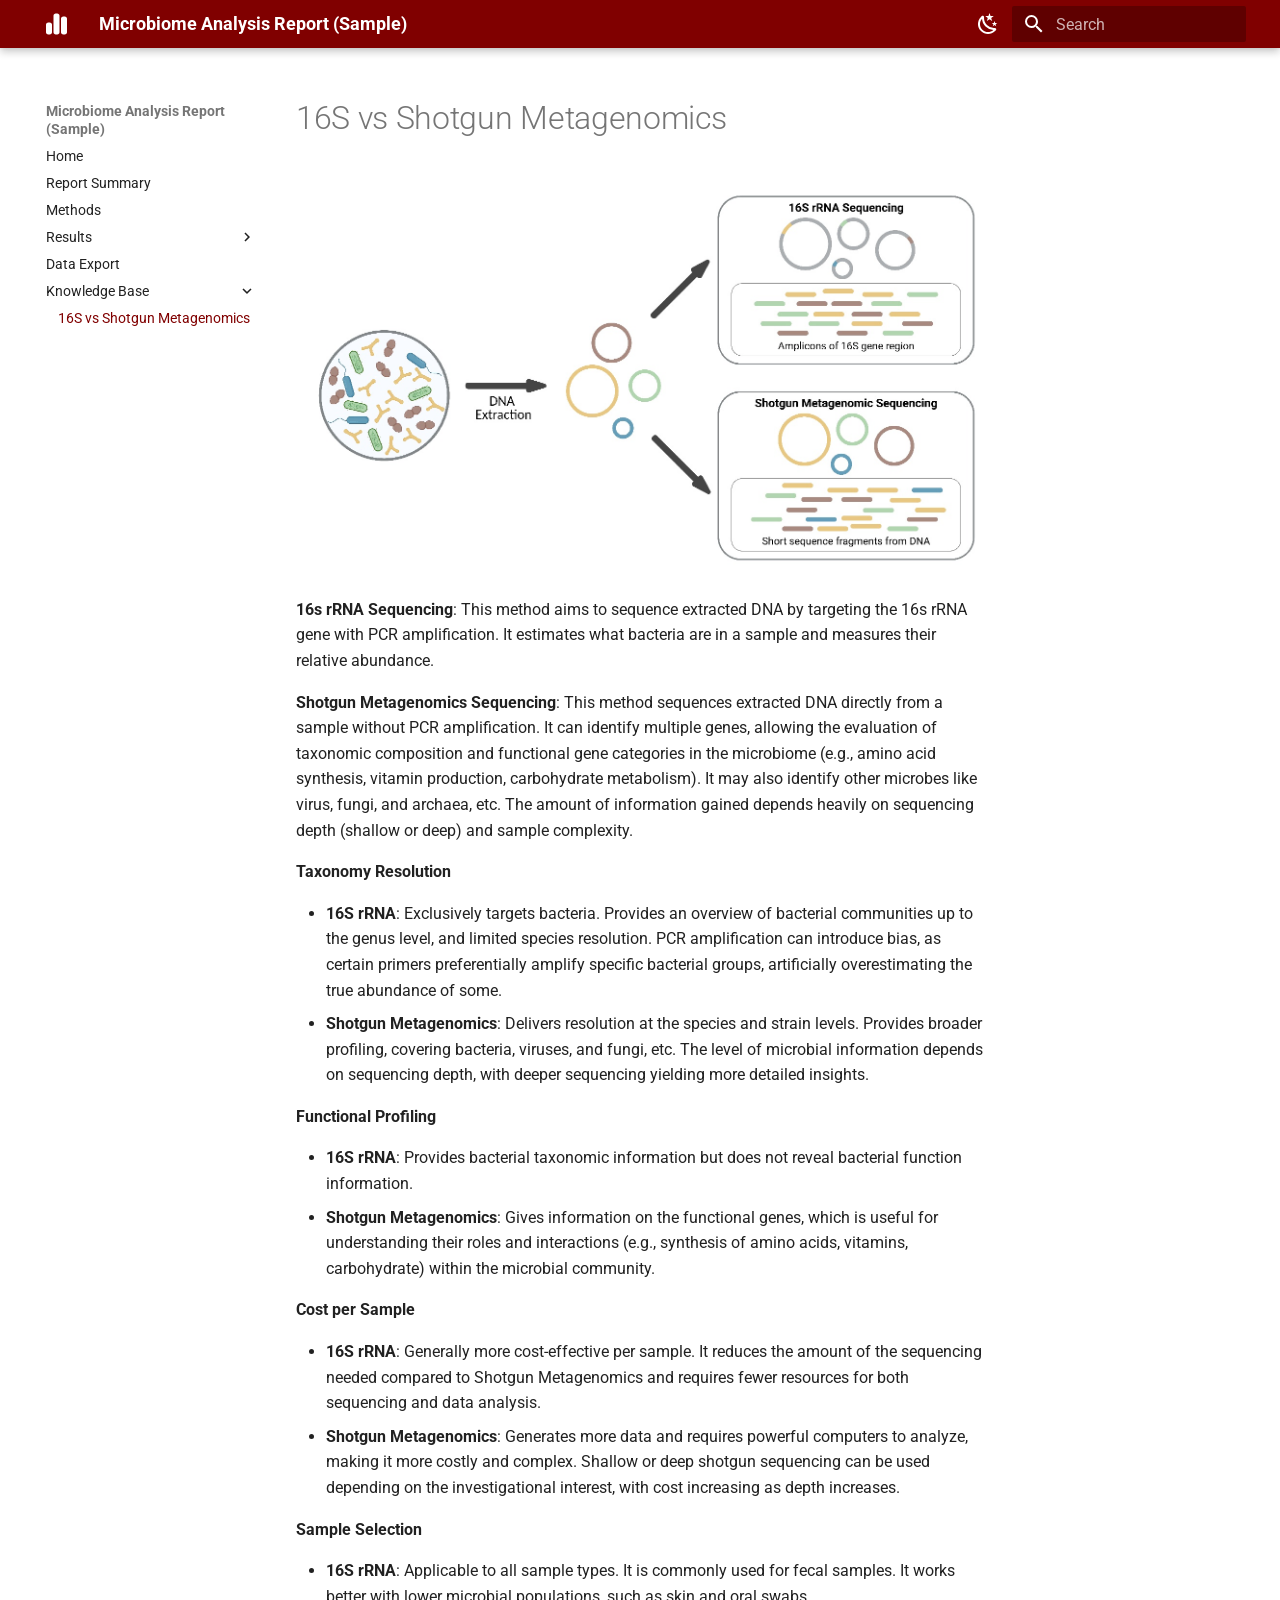
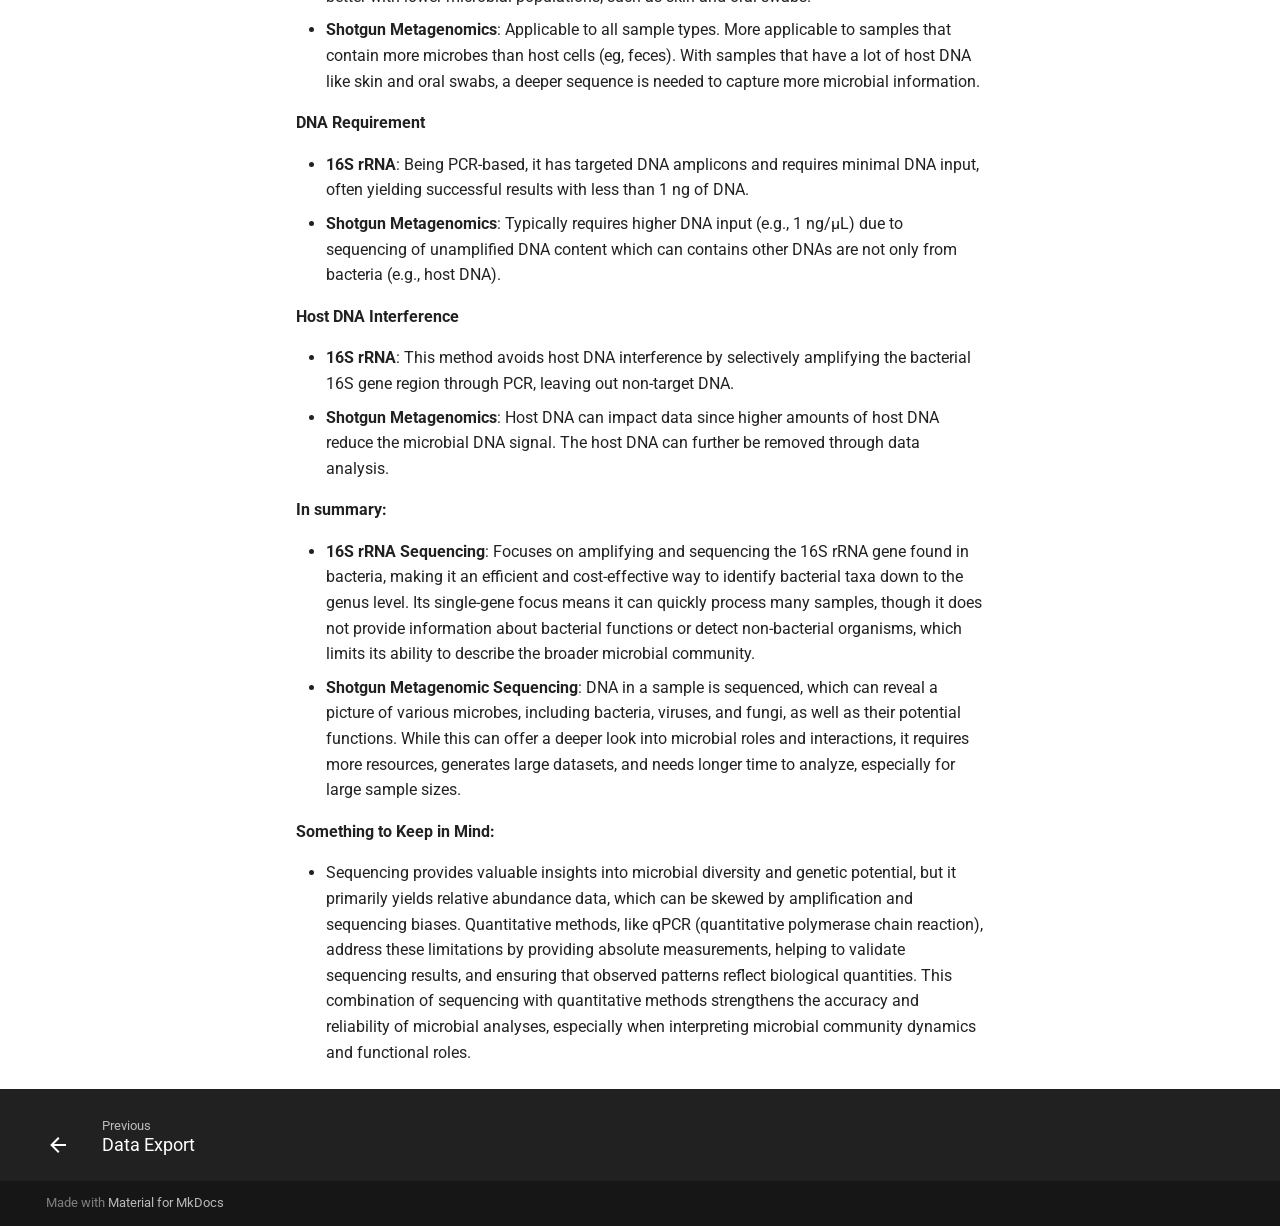
<file: site/16S_vs_shotgun/index.html>
<!doctype html>
<html lang="en" class="no-js">
  <head>
    
      <meta charset="utf-8">
      <meta name="viewport" content="width=device-width,initial-scale=1">
      
      
      
        <link rel="canonical" href="https://jonathanturck02.github.io/GI-lab_report/16S_vs_shotgun/">
      
      
        <link rel="prev" href="../data/">
      
      
      
      <link rel="icon" href="../assets/favicon.ico">
      <meta name="generator" content="mkdocs-1.6.1, mkdocs-material-9.5.46">
    
    
      
        <title>16S vs Shotgun Metagenomics - Microbiome Analysis Report (Sample)</title>
      
    
    
      <link rel="stylesheet" href="../assets/stylesheets/main.6f8fc17f.min.css">
      
        
        <link rel="stylesheet" href="../assets/stylesheets/palette.06af60db.min.css">
      
      


    
    
      
    
    
      
        
        
        <link rel="preconnect" href="https://fonts.gstatic.com" crossorigin>
        <link rel="stylesheet" href="https://fonts.googleapis.com/css?family=Roboto:300,300i,400,400i,700,700i%7CRoboto+Mono:400,400i,700,700i&display=fallback">
        <style>:root{--md-text-font:"Roboto";--md-code-font:"Roboto Mono"}</style>
      
    
    
      <link rel="stylesheet" href="../stylesheets/extra.css">
    
    <script>__md_scope=new URL("..",location),__md_hash=e=>[...e].reduce(((e,_)=>(e<<5)-e+_.charCodeAt(0)),0),__md_get=(e,_=localStorage,t=__md_scope)=>JSON.parse(_.getItem(t.pathname+"."+e)),__md_set=(e,_,t=localStorage,a=__md_scope)=>{try{t.setItem(a.pathname+"."+e,JSON.stringify(_))}catch(e){}}</script>
    
      

    
    
    
  </head>
  
  
    
    
      
    
    
    
    
    <body dir="ltr" data-md-color-scheme="default" data-md-color-primary="custom" data-md-color-accent="blue-grey">
  
    
    <input class="md-toggle" data-md-toggle="drawer" type="checkbox" id="__drawer" autocomplete="off">
    <input class="md-toggle" data-md-toggle="search" type="checkbox" id="__search" autocomplete="off">
    <label class="md-overlay" for="__drawer"></label>
    <div data-md-component="skip">
      
    </div>
    <div data-md-component="announce">
      
    </div>
    
    
      

  

<header class="md-header md-header--shadow" data-md-component="header">
  <nav class="md-header__inner md-grid" aria-label="Header">
    <a href=".." title="Microbiome Analysis Report (Sample)" class="md-header__button md-logo" aria-label="Microbiome Analysis Report (Sample)" data-md-component="logo">
      
  
  <svg xmlns="http://www.w3.org/2000/svg" viewBox="0 0 448 512"><!--! Font Awesome Free 6.7.1 by @fontawesome - https://fontawesome.com License - https://fontawesome.com/license/free (Icons: CC BY 4.0, Fonts: SIL OFL 1.1, Code: MIT License) Copyright 2024 Fonticons, Inc.--><path d="M160 80c0-26.5 21.5-48 48-48h32c26.5 0 48 21.5 48 48v352c0 26.5-21.5 48-48 48h-32c-26.5 0-48-21.5-48-48zM0 272c0-26.5 21.5-48 48-48h32c26.5 0 48 21.5 48 48v160c0 26.5-21.5 48-48 48H48c-26.5 0-48-21.5-48-48zM368 96h32c26.5 0 48 21.5 48 48v288c0 26.5-21.5 48-48 48h-32c-26.5 0-48-21.5-48-48V144c0-26.5 21.5-48 48-48"/></svg>

    </a>
    <label class="md-header__button md-icon" for="__drawer">
      
      <svg xmlns="http://www.w3.org/2000/svg" viewBox="0 0 24 24"><path d="M3 6h18v2H3zm0 5h18v2H3zm0 5h18v2H3z"/></svg>
    </label>
    <div class="md-header__title" data-md-component="header-title">
      <div class="md-header__ellipsis">
        <div class="md-header__topic">
          <span class="md-ellipsis">
            Microbiome Analysis Report (Sample)
          </span>
        </div>
        <div class="md-header__topic" data-md-component="header-topic">
          <span class="md-ellipsis">
            
              16S vs Shotgun Metagenomics
            
          </span>
        </div>
      </div>
    </div>
    
      
        <form class="md-header__option" data-md-component="palette">
  
    
    
    
    <input class="md-option" data-md-color-media="" data-md-color-scheme="default" data-md-color-primary="custom" data-md-color-accent="blue-grey"  aria-label="Light mode"  type="radio" name="__palette" id="__palette_0">
    
      <label class="md-header__button md-icon" title="Light mode" for="__palette_1" hidden>
        <svg xmlns="http://www.w3.org/2000/svg" viewBox="0 0 24 24"><path d="m17.75 4.09-2.53 1.94.91 3.06-2.63-1.81-2.63 1.81.91-3.06-2.53-1.94L12.44 4l1.06-3 1.06 3zm3.5 6.91-1.64 1.25.59 1.98-1.7-1.17-1.7 1.17.59-1.98L15.75 11l2.06-.05L18.5 9l.69 1.95zm-2.28 4.95c.83-.08 1.72 1.1 1.19 1.85-.32.45-.66.87-1.08 1.27C15.17 23 8.84 23 4.94 19.07c-3.91-3.9-3.91-10.24 0-14.14.4-.4.82-.76 1.27-1.08.75-.53 1.93.36 1.85 1.19-.27 2.86.69 5.83 2.89 8.02a9.96 9.96 0 0 0 8.02 2.89m-1.64 2.02a12.08 12.08 0 0 1-7.8-3.47c-2.17-2.19-3.33-5-3.49-7.82-2.81 3.14-2.7 7.96.31 10.98 3.02 3.01 7.84 3.12 10.98.31"/></svg>
      </label>
    
  
    
    
    
    <input class="md-option" data-md-color-media="" data-md-color-scheme="slate" data-md-color-primary="custom" data-md-color-accent="blue-grey"  aria-label="Dark mode"  type="radio" name="__palette" id="__palette_1">
    
      <label class="md-header__button md-icon" title="Dark mode" for="__palette_0" hidden>
        <svg xmlns="http://www.w3.org/2000/svg" viewBox="0 0 24 24"><path d="M12 7a5 5 0 0 1 5 5 5 5 0 0 1-5 5 5 5 0 0 1-5-5 5 5 0 0 1 5-5m0 2a3 3 0 0 0-3 3 3 3 0 0 0 3 3 3 3 0 0 0 3-3 3 3 0 0 0-3-3m0-7 2.39 3.42C13.65 5.15 12.84 5 12 5s-1.65.15-2.39.42zM3.34 7l4.16-.35A7.2 7.2 0 0 0 5.94 8.5c-.44.74-.69 1.5-.83 2.29zm.02 10 1.76-3.77a7.131 7.131 0 0 0 2.38 4.14zM20.65 7l-1.77 3.79a7.02 7.02 0 0 0-2.38-4.15zm-.01 10-4.14.36c.59-.51 1.12-1.14 1.54-1.86.42-.73.69-1.5.83-2.29zM12 22l-2.41-3.44c.74.27 1.55.44 2.41.44.82 0 1.63-.17 2.37-.44z"/></svg>
      </label>
    
  
</form>
      
    
    
      <script>var palette=__md_get("__palette");if(palette&&palette.color){if("(prefers-color-scheme)"===palette.color.media){var media=matchMedia("(prefers-color-scheme: light)"),input=document.querySelector(media.matches?"[data-md-color-media='(prefers-color-scheme: light)']":"[data-md-color-media='(prefers-color-scheme: dark)']");palette.color.media=input.getAttribute("data-md-color-media"),palette.color.scheme=input.getAttribute("data-md-color-scheme"),palette.color.primary=input.getAttribute("data-md-color-primary"),palette.color.accent=input.getAttribute("data-md-color-accent")}for(var[key,value]of Object.entries(palette.color))document.body.setAttribute("data-md-color-"+key,value)}</script>
    
    
    
      <label class="md-header__button md-icon" for="__search">
        
        <svg xmlns="http://www.w3.org/2000/svg" viewBox="0 0 24 24"><path d="M9.5 3A6.5 6.5 0 0 1 16 9.5c0 1.61-.59 3.09-1.56 4.23l.27.27h.79l5 5-1.5 1.5-5-5v-.79l-.27-.27A6.52 6.52 0 0 1 9.5 16 6.5 6.5 0 0 1 3 9.5 6.5 6.5 0 0 1 9.5 3m0 2C7 5 5 7 5 9.5S7 14 9.5 14 14 12 14 9.5 12 5 9.5 5"/></svg>
      </label>
      <div class="md-search" data-md-component="search" role="dialog">
  <label class="md-search__overlay" for="__search"></label>
  <div class="md-search__inner" role="search">
    <form class="md-search__form" name="search">
      <input type="text" class="md-search__input" name="query" aria-label="Search" placeholder="Search" autocapitalize="off" autocorrect="off" autocomplete="off" spellcheck="false" data-md-component="search-query" required>
      <label class="md-search__icon md-icon" for="__search">
        
        <svg xmlns="http://www.w3.org/2000/svg" viewBox="0 0 24 24"><path d="M9.5 3A6.5 6.5 0 0 1 16 9.5c0 1.61-.59 3.09-1.56 4.23l.27.27h.79l5 5-1.5 1.5-5-5v-.79l-.27-.27A6.52 6.52 0 0 1 9.5 16 6.5 6.5 0 0 1 3 9.5 6.5 6.5 0 0 1 9.5 3m0 2C7 5 5 7 5 9.5S7 14 9.5 14 14 12 14 9.5 12 5 9.5 5"/></svg>
        
        <svg xmlns="http://www.w3.org/2000/svg" viewBox="0 0 24 24"><path d="M20 11v2H8l5.5 5.5-1.42 1.42L4.16 12l7.92-7.92L13.5 5.5 8 11z"/></svg>
      </label>
      <nav class="md-search__options" aria-label="Search">
        
        <button type="reset" class="md-search__icon md-icon" title="Clear" aria-label="Clear" tabindex="-1">
          
          <svg xmlns="http://www.w3.org/2000/svg" viewBox="0 0 24 24"><path d="M19 6.41 17.59 5 12 10.59 6.41 5 5 6.41 10.59 12 5 17.59 6.41 19 12 13.41 17.59 19 19 17.59 13.41 12z"/></svg>
        </button>
      </nav>
      
    </form>
    <div class="md-search__output">
      <div class="md-search__scrollwrap" tabindex="0" data-md-scrollfix>
        <div class="md-search-result" data-md-component="search-result">
          <div class="md-search-result__meta">
            Initializing search
          </div>
          <ol class="md-search-result__list" role="presentation"></ol>
        </div>
      </div>
    </div>
  </div>
</div>
    
    
  </nav>
  
</header>
    
    <div class="md-container" data-md-component="container">
      
      
        
          
        
      
      <main class="md-main" data-md-component="main">
        <div class="md-main__inner md-grid">
          
            
              
              <div class="md-sidebar md-sidebar--primary" data-md-component="sidebar" data-md-type="navigation" >
                <div class="md-sidebar__scrollwrap">
                  <div class="md-sidebar__inner">
                    



<nav class="md-nav md-nav--primary" aria-label="Navigation" data-md-level="0">
  <label class="md-nav__title" for="__drawer">
    <a href=".." title="Microbiome Analysis Report (Sample)" class="md-nav__button md-logo" aria-label="Microbiome Analysis Report (Sample)" data-md-component="logo">
      
  
  <svg xmlns="http://www.w3.org/2000/svg" viewBox="0 0 448 512"><!--! Font Awesome Free 6.7.1 by @fontawesome - https://fontawesome.com License - https://fontawesome.com/license/free (Icons: CC BY 4.0, Fonts: SIL OFL 1.1, Code: MIT License) Copyright 2024 Fonticons, Inc.--><path d="M160 80c0-26.5 21.5-48 48-48h32c26.5 0 48 21.5 48 48v352c0 26.5-21.5 48-48 48h-32c-26.5 0-48-21.5-48-48zM0 272c0-26.5 21.5-48 48-48h32c26.5 0 48 21.5 48 48v160c0 26.5-21.5 48-48 48H48c-26.5 0-48-21.5-48-48zM368 96h32c26.5 0 48 21.5 48 48v288c0 26.5-21.5 48-48 48h-32c-26.5 0-48-21.5-48-48V144c0-26.5 21.5-48 48-48"/></svg>

    </a>
    Microbiome Analysis Report (Sample)
  </label>
  
  <ul class="md-nav__list" data-md-scrollfix>
    
      
      
  
  
  
  
    <li class="md-nav__item">
      <a href=".." class="md-nav__link">
        
  
  <span class="md-ellipsis">
    Home
  </span>
  

      </a>
    </li>
  

    
      
      
  
  
  
  
    <li class="md-nav__item">
      <a href="../report_summary/" class="md-nav__link">
        
  
  <span class="md-ellipsis">
    Report Summary
  </span>
  

      </a>
    </li>
  

    
      
      
  
  
  
  
    <li class="md-nav__item">
      <a href="../methods/" class="md-nav__link">
        
  
  <span class="md-ellipsis">
    Methods
  </span>
  

      </a>
    </li>
  

    
      
      
  
  
  
  
    
    
    
    
    <li class="md-nav__item md-nav__item--nested">
      
        
        
        <input class="md-nav__toggle md-toggle " type="checkbox" id="__nav_4" >
        
          
          <label class="md-nav__link" for="__nav_4" id="__nav_4_label" tabindex="0">
            
  
  <span class="md-ellipsis">
    Results
  </span>
  

            <span class="md-nav__icon md-icon"></span>
          </label>
        
        <nav class="md-nav" data-md-level="1" aria-labelledby="__nav_4_label" aria-expanded="false">
          <label class="md-nav__title" for="__nav_4">
            <span class="md-nav__icon md-icon"></span>
            Results
          </label>
          <ul class="md-nav__list" data-md-scrollfix>
            
              
                
  
  
  
  
    <li class="md-nav__item">
      <a href="../alpha_div/" class="md-nav__link">
        
  
  <span class="md-ellipsis">
    Alpha Diversity
  </span>
  

      </a>
    </li>
  

              
            
              
                
  
  
  
  
    <li class="md-nav__item">
      <a href="../beta_div/" class="md-nav__link">
        
  
  <span class="md-ellipsis">
    Beta Diversity
  </span>
  

      </a>
    </li>
  

              
            
              
                
  
  
  
  
    <li class="md-nav__item">
      <a href="../taxa_summary/" class="md-nav__link">
        
  
  <span class="md-ellipsis">
    Taxa Summary
  </span>
  

      </a>
    </li>
  

              
            
          </ul>
        </nav>
      
    </li>
  

    
      
      
  
  
  
  
    <li class="md-nav__item">
      <a href="../data/" class="md-nav__link">
        
  
  <span class="md-ellipsis">
    Data Export
  </span>
  

      </a>
    </li>
  

    
      
      
  
  
    
  
  
  
    
    
    
    
    <li class="md-nav__item md-nav__item--active md-nav__item--nested">
      
        
        
        <input class="md-nav__toggle md-toggle " type="checkbox" id="__nav_6" checked>
        
          
          <label class="md-nav__link" for="__nav_6" id="__nav_6_label" tabindex="0">
            
  
  <span class="md-ellipsis">
    Knowledge Base
  </span>
  

            <span class="md-nav__icon md-icon"></span>
          </label>
        
        <nav class="md-nav" data-md-level="1" aria-labelledby="__nav_6_label" aria-expanded="true">
          <label class="md-nav__title" for="__nav_6">
            <span class="md-nav__icon md-icon"></span>
            Knowledge Base
          </label>
          <ul class="md-nav__list" data-md-scrollfix>
            
              
                
  
  
    
  
  
  
    <li class="md-nav__item md-nav__item--active">
      
      <input class="md-nav__toggle md-toggle" type="checkbox" id="__toc">
      
      
      
      <a href="./" class="md-nav__link md-nav__link--active">
        
  
  <span class="md-ellipsis">
    16S vs Shotgun Metagenomics
  </span>
  

      </a>
      
    </li>
  

              
            
          </ul>
        </nav>
      
    </li>
  

    
  </ul>
</nav>
                  </div>
                </div>
              </div>
            
            
              
              <div class="md-sidebar md-sidebar--secondary" data-md-component="sidebar" data-md-type="toc" >
                <div class="md-sidebar__scrollwrap">
                  <div class="md-sidebar__inner">
                    

<nav class="md-nav md-nav--secondary" aria-label="Table of contents">
  
  
  
  
</nav>
                  </div>
                </div>
              </div>
            
          
          
            <div class="md-content" data-md-component="content">
              <article class="md-content__inner md-typeset">
                
                  


  <h1>16S vs Shotgun Metagenomics</h1>

<p><img alt="" src="[data-uri]" /></p>
<p><strong>16s rRNA Sequencing</strong>: This method aims to sequence extracted DNA by targeting the 16s rRNA gene with PCR amplification. It estimates what bacteria are in a sample and measures their relative abundance.</p>
<p><strong>Shotgun Metagenomics Sequencing</strong>: This method sequences extracted DNA directly from a sample without PCR amplification. It can identify multiple genes, allowing the evaluation of taxonomic composition and functional gene categories in the microbiome (e.g., amino acid synthesis, vitamin production, carbohydrate metabolism). It may also identify other microbes like virus, fungi, and archaea, etc. The amount of information gained depends heavily on sequencing depth (shallow or deep) and sample complexity.</p>
<p><strong>Taxonomy Resolution</strong></p>
<ul>
<li><strong>16S rRNA</strong>: Exclusively targets bacteria. Provides an overview of bacterial communities up to the genus level, and limited species resolution. PCR amplification can introduce bias, as certain primers preferentially amplify specific bacterial groups, artificially overestimating the true abundance of some.</li>
<li><strong>Shotgun Metagenomics</strong>: Delivers resolution at the species and strain levels. Provides broader profiling, covering bacteria, viruses, and fungi, etc. The level of microbial information depends on sequencing depth, with deeper sequencing yielding more detailed insights.</li>
</ul>
<p><strong>Functional Profiling</strong></p>
<ul>
<li><strong>16S rRNA</strong>: Provides bacterial taxonomic information but does not reveal bacterial function information.</li>
<li><strong>Shotgun Metagenomics</strong>: Gives information on the functional genes, which is useful for understanding their roles and interactions (e.g., synthesis of amino acids, vitamins, carbohydrate) within the microbial community.</li>
</ul>
<p><strong>Cost per Sample</strong></p>
<ul>
<li><strong>16S rRNA</strong>: Generally more cost-effective per sample. It reduces the amount of the sequencing needed compared to Shotgun Metagenomics and requires fewer resources for both sequencing and data analysis.</li>
<li><strong>Shotgun Metagenomics</strong>: Generates more data and requires powerful computers to analyze, making it more costly and complex. Shallow or deep shotgun sequencing can be used depending on the investigational interest, with cost increasing as depth increases.</li>
</ul>
<p><strong>Sample Selection</strong></p>
<ul>
<li><strong>16S rRNA</strong>: Applicable to all sample types. It is commonly used for fecal samples. It works better with lower microbial populations, such as skin and oral swabs.</li>
<li><strong>Shotgun Metagenomics</strong>: Applicable to all sample types. More applicable to samples that contain more microbes than host cells (eg, feces). With samples that have a lot of host DNA like skin and oral swabs, a deeper sequence is needed to capture more microbial information.</li>
</ul>
<p><strong>DNA Requirement</strong></p>
<ul>
<li><strong>16S rRNA</strong>: Being PCR-based, it has targeted DNA amplicons and requires minimal DNA input, often yielding successful results with less than 1 ng of DNA.</li>
<li><strong>Shotgun Metagenomics</strong>: Typically requires higher DNA input (e.g., 1 ng/µL) due to sequencing of unamplified DNA content which can contains other DNAs are not only from bacteria (e.g., host DNA).</li>
</ul>
<p><strong>Host DNA Interference</strong></p>
<ul>
<li><strong>16S rRNA</strong>: This method avoids host DNA interference by selectively amplifying the bacterial 16S gene region through PCR, leaving out non-target DNA.</li>
<li><strong>Shotgun Metagenomics</strong>: Host DNA can impact data since higher amounts of host DNA reduce the microbial DNA signal. The host DNA can further be removed through data analysis.</li>
</ul>
<p><strong>In summary:</strong></p>
<ul>
<li><strong>16S rRNA Sequencing</strong>: Focuses on amplifying and sequencing the 16S rRNA gene found in bacteria, making it an efficient and cost-effective way to identify bacterial taxa down to the genus level. Its single-gene focus means it can quickly process many samples, though it does not provide information about bacterial functions or detect non-bacterial organisms, which limits its ability to describe the broader microbial community.</li>
<li><strong>Shotgun Metagenomic Sequencing</strong>: DNA in a sample is sequenced, which can reveal a picture of various microbes, including bacteria, viruses, and fungi, as well as their potential functions. While this can offer a deeper look into microbial roles and interactions, it requires more resources, generates large datasets, and needs longer time to analyze, especially for large sample sizes.</li>
</ul>
<p><strong>Something to Keep in Mind:</strong></p>
<ul>
<li>Sequencing provides valuable insights into microbial diversity and genetic potential, but it primarily yields relative abundance data, which can be skewed by amplification and sequencing biases. Quantitative methods, like qPCR (quantitative polymerase chain reaction), address these limitations by providing absolute measurements, helping to validate sequencing results, and ensuring that observed patterns reflect biological quantities. This combination of sequencing with quantitative methods strengthens the accuracy and reliability of microbial analyses, especially when interpreting microbial community dynamics and functional roles.</li>
</ul>












                
              </article>
            </div>
          
          
<script>var target=document.getElementById(location.hash.slice(1));target&&target.name&&(target.checked=target.name.startsWith("__tabbed_"))</script>
        </div>
        
      </main>
      
        <footer class="md-footer">
  
    
      
      <nav class="md-footer__inner md-grid" aria-label="Footer" >
        
          
          <a href="../data/" class="md-footer__link md-footer__link--prev" aria-label="Previous: Data Export">
            <div class="md-footer__button md-icon">
              
              <svg xmlns="http://www.w3.org/2000/svg" viewBox="0 0 24 24"><path d="M20 11v2H8l5.5 5.5-1.42 1.42L4.16 12l7.92-7.92L13.5 5.5 8 11z"/></svg>
            </div>
            <div class="md-footer__title">
              <span class="md-footer__direction">
                Previous
              </span>
              <div class="md-ellipsis">
                Data Export
              </div>
            </div>
          </a>
        
        
      </nav>
    
  
  <div class="md-footer-meta md-typeset">
    <div class="md-footer-meta__inner md-grid">
      <div class="md-copyright">
  
  
    Made with
    <a href="https://squidfunk.github.io/mkdocs-material/" target="_blank" rel="noopener">
      Material for MkDocs
    </a>
  
</div>
      
    </div>
  </div>
</footer>
      
    </div>
    <div class="md-dialog" data-md-component="dialog">
      <div class="md-dialog__inner md-typeset"></div>
    </div>
    
    
    <script id="__config" type="application/json">{"base": "..", "features": ["navigation.footer"], "search": "../assets/javascripts/workers/search.6ce7567c.min.js", "translations": {"clipboard.copied": "Copied to clipboard", "clipboard.copy": "Copy to clipboard", "search.result.more.one": "1 more on this page", "search.result.more.other": "# more on this page", "search.result.none": "No matching documents", "search.result.one": "1 matching document", "search.result.other": "# matching documents", "search.result.placeholder": "Type to start searching", "search.result.term.missing": "Missing", "select.version": "Select version"}}</script>
    
    
      <script src="../assets/javascripts/bundle.83f73b43.min.js"></script>
      
    
  </body>
</html>
</file>
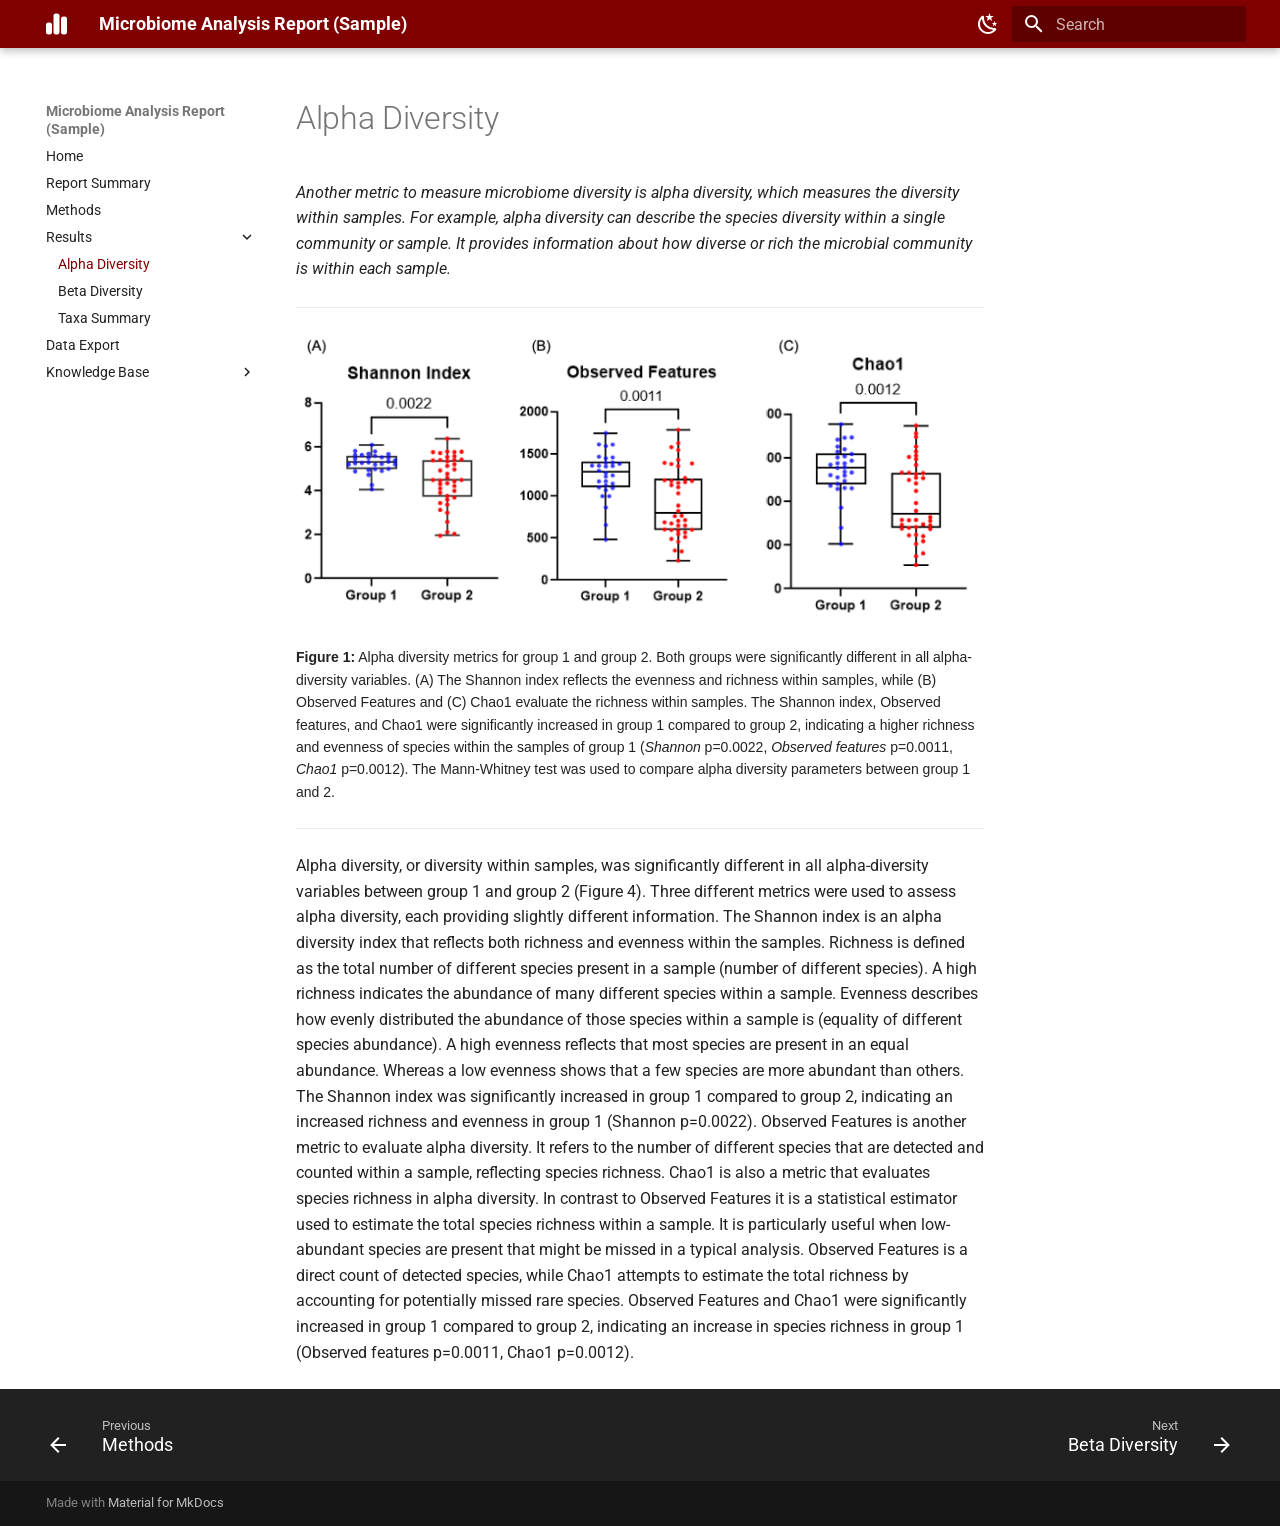
<file: site/alpha_div/index.html>
<!doctype html>
<html lang="en" class="no-js">
  <head>
    
      <meta charset="utf-8">
      <meta name="viewport" content="width=device-width,initial-scale=1">
      
      
      
        <link rel="canonical" href="https://jonathanturck02.github.io/GI-lab_report/alpha_div/">
      
      
        <link rel="prev" href="../methods/">
      
      
        <link rel="next" href="../beta_div/">
      
      
      <link rel="icon" href="../assets/favicon.ico">
      <meta name="generator" content="mkdocs-1.6.1, mkdocs-material-9.5.46">
    
    
      
        <title>Alpha Diversity - Microbiome Analysis Report (Sample)</title>
      
    
    
      <link rel="stylesheet" href="../assets/stylesheets/main.6f8fc17f.min.css">
      
        
        <link rel="stylesheet" href="../assets/stylesheets/palette.06af60db.min.css">
      
      


    
    
      
    
    
      
        
        
        <link rel="preconnect" href="https://fonts.gstatic.com" crossorigin>
        <link rel="stylesheet" href="https://fonts.googleapis.com/css?family=Roboto:300,300i,400,400i,700,700i%7CRoboto+Mono:400,400i,700,700i&display=fallback">
        <style>:root{--md-text-font:"Roboto";--md-code-font:"Roboto Mono"}</style>
      
    
    
      <link rel="stylesheet" href="../stylesheets/extra.css">
    
    <script>__md_scope=new URL("..",location),__md_hash=e=>[...e].reduce(((e,_)=>(e<<5)-e+_.charCodeAt(0)),0),__md_get=(e,_=localStorage,t=__md_scope)=>JSON.parse(_.getItem(t.pathname+"."+e)),__md_set=(e,_,t=localStorage,a=__md_scope)=>{try{t.setItem(a.pathname+"."+e,JSON.stringify(_))}catch(e){}}</script>
    
      

    
    
    
  </head>
  
  
    
    
      
    
    
    
    
    <body dir="ltr" data-md-color-scheme="default" data-md-color-primary="custom" data-md-color-accent="blue-grey">
  
    
    <input class="md-toggle" data-md-toggle="drawer" type="checkbox" id="__drawer" autocomplete="off">
    <input class="md-toggle" data-md-toggle="search" type="checkbox" id="__search" autocomplete="off">
    <label class="md-overlay" for="__drawer"></label>
    <div data-md-component="skip">
      
        
        <a href="#alpha-diversity" class="md-skip">
          Skip to content
        </a>
      
    </div>
    <div data-md-component="announce">
      
    </div>
    
    
      

  

<header class="md-header md-header--shadow" data-md-component="header">
  <nav class="md-header__inner md-grid" aria-label="Header">
    <a href=".." title="Microbiome Analysis Report (Sample)" class="md-header__button md-logo" aria-label="Microbiome Analysis Report (Sample)" data-md-component="logo">
      
  
  <svg xmlns="http://www.w3.org/2000/svg" viewBox="0 0 448 512"><!--! Font Awesome Free 6.7.1 by @fontawesome - https://fontawesome.com License - https://fontawesome.com/license/free (Icons: CC BY 4.0, Fonts: SIL OFL 1.1, Code: MIT License) Copyright 2024 Fonticons, Inc.--><path d="M160 80c0-26.5 21.5-48 48-48h32c26.5 0 48 21.5 48 48v352c0 26.5-21.5 48-48 48h-32c-26.5 0-48-21.5-48-48zM0 272c0-26.5 21.5-48 48-48h32c26.5 0 48 21.5 48 48v160c0 26.5-21.5 48-48 48H48c-26.5 0-48-21.5-48-48zM368 96h32c26.5 0 48 21.5 48 48v288c0 26.5-21.5 48-48 48h-32c-26.5 0-48-21.5-48-48V144c0-26.5 21.5-48 48-48"/></svg>

    </a>
    <label class="md-header__button md-icon" for="__drawer">
      
      <svg xmlns="http://www.w3.org/2000/svg" viewBox="0 0 24 24"><path d="M3 6h18v2H3zm0 5h18v2H3zm0 5h18v2H3z"/></svg>
    </label>
    <div class="md-header__title" data-md-component="header-title">
      <div class="md-header__ellipsis">
        <div class="md-header__topic">
          <span class="md-ellipsis">
            Microbiome Analysis Report (Sample)
          </span>
        </div>
        <div class="md-header__topic" data-md-component="header-topic">
          <span class="md-ellipsis">
            
              Alpha Diversity
            
          </span>
        </div>
      </div>
    </div>
    
      
        <form class="md-header__option" data-md-component="palette">
  
    
    
    
    <input class="md-option" data-md-color-media="" data-md-color-scheme="default" data-md-color-primary="custom" data-md-color-accent="blue-grey"  aria-label="Light mode"  type="radio" name="__palette" id="__palette_0">
    
      <label class="md-header__button md-icon" title="Light mode" for="__palette_1" hidden>
        <svg xmlns="http://www.w3.org/2000/svg" viewBox="0 0 24 24"><path d="m17.75 4.09-2.53 1.94.91 3.06-2.63-1.81-2.63 1.81.91-3.06-2.53-1.94L12.44 4l1.06-3 1.06 3zm3.5 6.91-1.64 1.25.59 1.98-1.7-1.17-1.7 1.17.59-1.98L15.75 11l2.06-.05L18.5 9l.69 1.95zm-2.28 4.95c.83-.08 1.72 1.1 1.19 1.85-.32.45-.66.87-1.08 1.27C15.17 23 8.84 23 4.94 19.07c-3.91-3.9-3.91-10.24 0-14.14.4-.4.82-.76 1.27-1.08.75-.53 1.93.36 1.85 1.19-.27 2.86.69 5.83 2.89 8.02a9.96 9.96 0 0 0 8.02 2.89m-1.64 2.02a12.08 12.08 0 0 1-7.8-3.47c-2.17-2.19-3.33-5-3.49-7.82-2.81 3.14-2.7 7.96.31 10.98 3.02 3.01 7.84 3.12 10.98.31"/></svg>
      </label>
    
  
    
    
    
    <input class="md-option" data-md-color-media="" data-md-color-scheme="slate" data-md-color-primary="custom" data-md-color-accent="blue-grey"  aria-label="Dark mode"  type="radio" name="__palette" id="__palette_1">
    
      <label class="md-header__button md-icon" title="Dark mode" for="__palette_0" hidden>
        <svg xmlns="http://www.w3.org/2000/svg" viewBox="0 0 24 24"><path d="M12 7a5 5 0 0 1 5 5 5 5 0 0 1-5 5 5 5 0 0 1-5-5 5 5 0 0 1 5-5m0 2a3 3 0 0 0-3 3 3 3 0 0 0 3 3 3 3 0 0 0 3-3 3 3 0 0 0-3-3m0-7 2.39 3.42C13.65 5.15 12.84 5 12 5s-1.65.15-2.39.42zM3.34 7l4.16-.35A7.2 7.2 0 0 0 5.94 8.5c-.44.74-.69 1.5-.83 2.29zm.02 10 1.76-3.77a7.131 7.131 0 0 0 2.38 4.14zM20.65 7l-1.77 3.79a7.02 7.02 0 0 0-2.38-4.15zm-.01 10-4.14.36c.59-.51 1.12-1.14 1.54-1.86.42-.73.69-1.5.83-2.29zM12 22l-2.41-3.44c.74.27 1.55.44 2.41.44.82 0 1.63-.17 2.37-.44z"/></svg>
      </label>
    
  
</form>
      
    
    
      <script>var palette=__md_get("__palette");if(palette&&palette.color){if("(prefers-color-scheme)"===palette.color.media){var media=matchMedia("(prefers-color-scheme: light)"),input=document.querySelector(media.matches?"[data-md-color-media='(prefers-color-scheme: light)']":"[data-md-color-media='(prefers-color-scheme: dark)']");palette.color.media=input.getAttribute("data-md-color-media"),palette.color.scheme=input.getAttribute("data-md-color-scheme"),palette.color.primary=input.getAttribute("data-md-color-primary"),palette.color.accent=input.getAttribute("data-md-color-accent")}for(var[key,value]of Object.entries(palette.color))document.body.setAttribute("data-md-color-"+key,value)}</script>
    
    
    
      <label class="md-header__button md-icon" for="__search">
        
        <svg xmlns="http://www.w3.org/2000/svg" viewBox="0 0 24 24"><path d="M9.5 3A6.5 6.5 0 0 1 16 9.5c0 1.61-.59 3.09-1.56 4.23l.27.27h.79l5 5-1.5 1.5-5-5v-.79l-.27-.27A6.52 6.52 0 0 1 9.5 16 6.5 6.5 0 0 1 3 9.5 6.5 6.5 0 0 1 9.5 3m0 2C7 5 5 7 5 9.5S7 14 9.5 14 14 12 14 9.5 12 5 9.5 5"/></svg>
      </label>
      <div class="md-search" data-md-component="search" role="dialog">
  <label class="md-search__overlay" for="__search"></label>
  <div class="md-search__inner" role="search">
    <form class="md-search__form" name="search">
      <input type="text" class="md-search__input" name="query" aria-label="Search" placeholder="Search" autocapitalize="off" autocorrect="off" autocomplete="off" spellcheck="false" data-md-component="search-query" required>
      <label class="md-search__icon md-icon" for="__search">
        
        <svg xmlns="http://www.w3.org/2000/svg" viewBox="0 0 24 24"><path d="M9.5 3A6.5 6.5 0 0 1 16 9.5c0 1.61-.59 3.09-1.56 4.23l.27.27h.79l5 5-1.5 1.5-5-5v-.79l-.27-.27A6.52 6.52 0 0 1 9.5 16 6.5 6.5 0 0 1 3 9.5 6.5 6.5 0 0 1 9.5 3m0 2C7 5 5 7 5 9.5S7 14 9.5 14 14 12 14 9.5 12 5 9.5 5"/></svg>
        
        <svg xmlns="http://www.w3.org/2000/svg" viewBox="0 0 24 24"><path d="M20 11v2H8l5.5 5.5-1.42 1.42L4.16 12l7.92-7.92L13.5 5.5 8 11z"/></svg>
      </label>
      <nav class="md-search__options" aria-label="Search">
        
        <button type="reset" class="md-search__icon md-icon" title="Clear" aria-label="Clear" tabindex="-1">
          
          <svg xmlns="http://www.w3.org/2000/svg" viewBox="0 0 24 24"><path d="M19 6.41 17.59 5 12 10.59 6.41 5 5 6.41 10.59 12 5 17.59 6.41 19 12 13.41 17.59 19 19 17.59 13.41 12z"/></svg>
        </button>
      </nav>
      
    </form>
    <div class="md-search__output">
      <div class="md-search__scrollwrap" tabindex="0" data-md-scrollfix>
        <div class="md-search-result" data-md-component="search-result">
          <div class="md-search-result__meta">
            Initializing search
          </div>
          <ol class="md-search-result__list" role="presentation"></ol>
        </div>
      </div>
    </div>
  </div>
</div>
    
    
  </nav>
  
</header>
    
    <div class="md-container" data-md-component="container">
      
      
        
          
        
      
      <main class="md-main" data-md-component="main">
        <div class="md-main__inner md-grid">
          
            
              
              <div class="md-sidebar md-sidebar--primary" data-md-component="sidebar" data-md-type="navigation" >
                <div class="md-sidebar__scrollwrap">
                  <div class="md-sidebar__inner">
                    



<nav class="md-nav md-nav--primary" aria-label="Navigation" data-md-level="0">
  <label class="md-nav__title" for="__drawer">
    <a href=".." title="Microbiome Analysis Report (Sample)" class="md-nav__button md-logo" aria-label="Microbiome Analysis Report (Sample)" data-md-component="logo">
      
  
  <svg xmlns="http://www.w3.org/2000/svg" viewBox="0 0 448 512"><!--! Font Awesome Free 6.7.1 by @fontawesome - https://fontawesome.com License - https://fontawesome.com/license/free (Icons: CC BY 4.0, Fonts: SIL OFL 1.1, Code: MIT License) Copyright 2024 Fonticons, Inc.--><path d="M160 80c0-26.5 21.5-48 48-48h32c26.5 0 48 21.5 48 48v352c0 26.5-21.5 48-48 48h-32c-26.5 0-48-21.5-48-48zM0 272c0-26.5 21.5-48 48-48h32c26.5 0 48 21.5 48 48v160c0 26.5-21.5 48-48 48H48c-26.5 0-48-21.5-48-48zM368 96h32c26.5 0 48 21.5 48 48v288c0 26.5-21.5 48-48 48h-32c-26.5 0-48-21.5-48-48V144c0-26.5 21.5-48 48-48"/></svg>

    </a>
    Microbiome Analysis Report (Sample)
  </label>
  
  <ul class="md-nav__list" data-md-scrollfix>
    
      
      
  
  
  
  
    <li class="md-nav__item">
      <a href=".." class="md-nav__link">
        
  
  <span class="md-ellipsis">
    Home
  </span>
  

      </a>
    </li>
  

    
      
      
  
  
  
  
    <li class="md-nav__item">
      <a href="../report_summary/" class="md-nav__link">
        
  
  <span class="md-ellipsis">
    Report Summary
  </span>
  

      </a>
    </li>
  

    
      
      
  
  
  
  
    <li class="md-nav__item">
      <a href="../methods/" class="md-nav__link">
        
  
  <span class="md-ellipsis">
    Methods
  </span>
  

      </a>
    </li>
  

    
      
      
  
  
    
  
  
  
    
    
    
    
    <li class="md-nav__item md-nav__item--active md-nav__item--nested">
      
        
        
        <input class="md-nav__toggle md-toggle " type="checkbox" id="__nav_4" checked>
        
          
          <label class="md-nav__link" for="__nav_4" id="__nav_4_label" tabindex="0">
            
  
  <span class="md-ellipsis">
    Results
  </span>
  

            <span class="md-nav__icon md-icon"></span>
          </label>
        
        <nav class="md-nav" data-md-level="1" aria-labelledby="__nav_4_label" aria-expanded="true">
          <label class="md-nav__title" for="__nav_4">
            <span class="md-nav__icon md-icon"></span>
            Results
          </label>
          <ul class="md-nav__list" data-md-scrollfix>
            
              
                
  
  
    
  
  
  
    <li class="md-nav__item md-nav__item--active">
      
      <input class="md-nav__toggle md-toggle" type="checkbox" id="__toc">
      
      
        
      
      
      <a href="./" class="md-nav__link md-nav__link--active">
        
  
  <span class="md-ellipsis">
    Alpha Diversity
  </span>
  

      </a>
      
    </li>
  

              
            
              
                
  
  
  
  
    <li class="md-nav__item">
      <a href="../beta_div/" class="md-nav__link">
        
  
  <span class="md-ellipsis">
    Beta Diversity
  </span>
  

      </a>
    </li>
  

              
            
              
                
  
  
  
  
    <li class="md-nav__item">
      <a href="../taxa_summary/" class="md-nav__link">
        
  
  <span class="md-ellipsis">
    Taxa Summary
  </span>
  

      </a>
    </li>
  

              
            
          </ul>
        </nav>
      
    </li>
  

    
      
      
  
  
  
  
    <li class="md-nav__item">
      <a href="../data/" class="md-nav__link">
        
  
  <span class="md-ellipsis">
    Data Export
  </span>
  

      </a>
    </li>
  

    
      
      
  
  
  
  
    
    
    
    
    <li class="md-nav__item md-nav__item--nested">
      
        
        
        <input class="md-nav__toggle md-toggle " type="checkbox" id="__nav_6" >
        
          
          <label class="md-nav__link" for="__nav_6" id="__nav_6_label" tabindex="0">
            
  
  <span class="md-ellipsis">
    Knowledge Base
  </span>
  

            <span class="md-nav__icon md-icon"></span>
          </label>
        
        <nav class="md-nav" data-md-level="1" aria-labelledby="__nav_6_label" aria-expanded="false">
          <label class="md-nav__title" for="__nav_6">
            <span class="md-nav__icon md-icon"></span>
            Knowledge Base
          </label>
          <ul class="md-nav__list" data-md-scrollfix>
            
              
                
  
  
  
  
    <li class="md-nav__item">
      <a href="../16S_vs_shotgun/" class="md-nav__link">
        
  
  <span class="md-ellipsis">
    16S vs Shotgun Metagenomics
  </span>
  

      </a>
    </li>
  

              
            
          </ul>
        </nav>
      
    </li>
  

    
  </ul>
</nav>
                  </div>
                </div>
              </div>
            
            
              
              <div class="md-sidebar md-sidebar--secondary" data-md-component="sidebar" data-md-type="toc" >
                <div class="md-sidebar__scrollwrap">
                  <div class="md-sidebar__inner">
                    

<nav class="md-nav md-nav--secondary" aria-label="Table of contents">
  
  
  
    
  
  
</nav>
                  </div>
                </div>
              </div>
            
          
          
            <div class="md-content" data-md-component="content">
              <article class="md-content__inner md-typeset">
                
                  


<h1 id="alpha-diversity">Alpha Diversity</h1>
<p><em>Another metric to measure microbiome diversity is alpha diversity, which measures the diversity within samples. For example, alpha diversity can describe the species diversity within a single community or sample. It provides information about how diverse or rich the microbial community is within each sample.</em></p>
<hr />
<p><img alt="image" src="../assets/alpha_div/combined.png" /></p>
<div style="font-family: Arial, sans-serif; font-size: 14px;">
<b>Figure 1:</b> Alpha diversity metrics for group 1 and group 2. Both groups were significantly different in all alpha-diversity variables. (A) The Shannon index reflects the evenness and richness within samples, while (B) Observed Features and (C) Chao1 evaluate the richness within samples. The Shannon index, Observed features, and Chao1 were significantly increased in group 1 compared to group 2, indicating a higher richness and evenness of species within the samples of group 1 (<i>Shannon</i> p=0.0022, <i>Observed features</i> p=0.0011, <i>Chao1</i> p=0.0012). The Mann-Whitney test was used to compare alpha diversity parameters between group 1 and 2.
</div>

<hr />
<p>Alpha diversity, or diversity within samples, was significantly different in all alpha-diversity variables between group 1 and group 2 (Figure 4). Three different metrics were used to assess alpha diversity, each providing slightly different information. The Shannon index is an alpha diversity index that reflects both richness and evenness within the samples. Richness is defined as the total number of different species present in a sample (number of different species). A high richness indicates the abundance of many different species within a sample. Evenness describes how evenly distributed the abundance of those species within a sample is (equality of different species abundance). A high evenness reflects that most species are present in an equal abundance. Whereas a low evenness shows that a few species are more abundant than others. The Shannon index was significantly increased in group 1 compared to group 2, indicating an increased richness and evenness in group 1 (Shannon p=0.0022). Observed Features is another metric to evaluate alpha diversity. It refers to the number of different species that are detected and counted within a sample, reflecting species richness. Chao1 is also a metric that evaluates species richness in alpha diversity. In contrast to Observed Features it is a statistical estimator used to estimate the total species richness within a sample. It is particularly useful when low-abundant species are present that might be missed in a typical analysis. Observed Features is a direct count of detected species, while Chao1 attempts to estimate the total richness by accounting for potentially missed rare species. Observed Features and Chao1 were significantly increased in group 1 compared to group 2, indicating an increase in species richness in group 1 (Observed features p=0.0011, Chao1 p=0.0012).</p>












                
              </article>
            </div>
          
          
<script>var target=document.getElementById(location.hash.slice(1));target&&target.name&&(target.checked=target.name.startsWith("__tabbed_"))</script>
        </div>
        
      </main>
      
        <footer class="md-footer">
  
    
      
      <nav class="md-footer__inner md-grid" aria-label="Footer" >
        
          
          <a href="../methods/" class="md-footer__link md-footer__link--prev" aria-label="Previous: Methods">
            <div class="md-footer__button md-icon">
              
              <svg xmlns="http://www.w3.org/2000/svg" viewBox="0 0 24 24"><path d="M20 11v2H8l5.5 5.5-1.42 1.42L4.16 12l7.92-7.92L13.5 5.5 8 11z"/></svg>
            </div>
            <div class="md-footer__title">
              <span class="md-footer__direction">
                Previous
              </span>
              <div class="md-ellipsis">
                Methods
              </div>
            </div>
          </a>
        
        
          
          <a href="../beta_div/" class="md-footer__link md-footer__link--next" aria-label="Next: Beta Diversity">
            <div class="md-footer__title">
              <span class="md-footer__direction">
                Next
              </span>
              <div class="md-ellipsis">
                Beta Diversity
              </div>
            </div>
            <div class="md-footer__button md-icon">
              
              <svg xmlns="http://www.w3.org/2000/svg" viewBox="0 0 24 24"><path d="M4 11v2h12l-5.5 5.5 1.42 1.42L19.84 12l-7.92-7.92L10.5 5.5 16 11z"/></svg>
            </div>
          </a>
        
      </nav>
    
  
  <div class="md-footer-meta md-typeset">
    <div class="md-footer-meta__inner md-grid">
      <div class="md-copyright">
  
  
    Made with
    <a href="https://squidfunk.github.io/mkdocs-material/" target="_blank" rel="noopener">
      Material for MkDocs
    </a>
  
</div>
      
    </div>
  </div>
</footer>
      
    </div>
    <div class="md-dialog" data-md-component="dialog">
      <div class="md-dialog__inner md-typeset"></div>
    </div>
    
    
    <script id="__config" type="application/json">{"base": "..", "features": ["navigation.footer"], "search": "../assets/javascripts/workers/search.6ce7567c.min.js", "translations": {"clipboard.copied": "Copied to clipboard", "clipboard.copy": "Copy to clipboard", "search.result.more.one": "1 more on this page", "search.result.more.other": "# more on this page", "search.result.none": "No matching documents", "search.result.one": "1 matching document", "search.result.other": "# matching documents", "search.result.placeholder": "Type to start searching", "search.result.term.missing": "Missing", "select.version": "Select version"}}</script>
    
    
      <script src="../assets/javascripts/bundle.83f73b43.min.js"></script>
      
    
  </body>
</html>
</file>
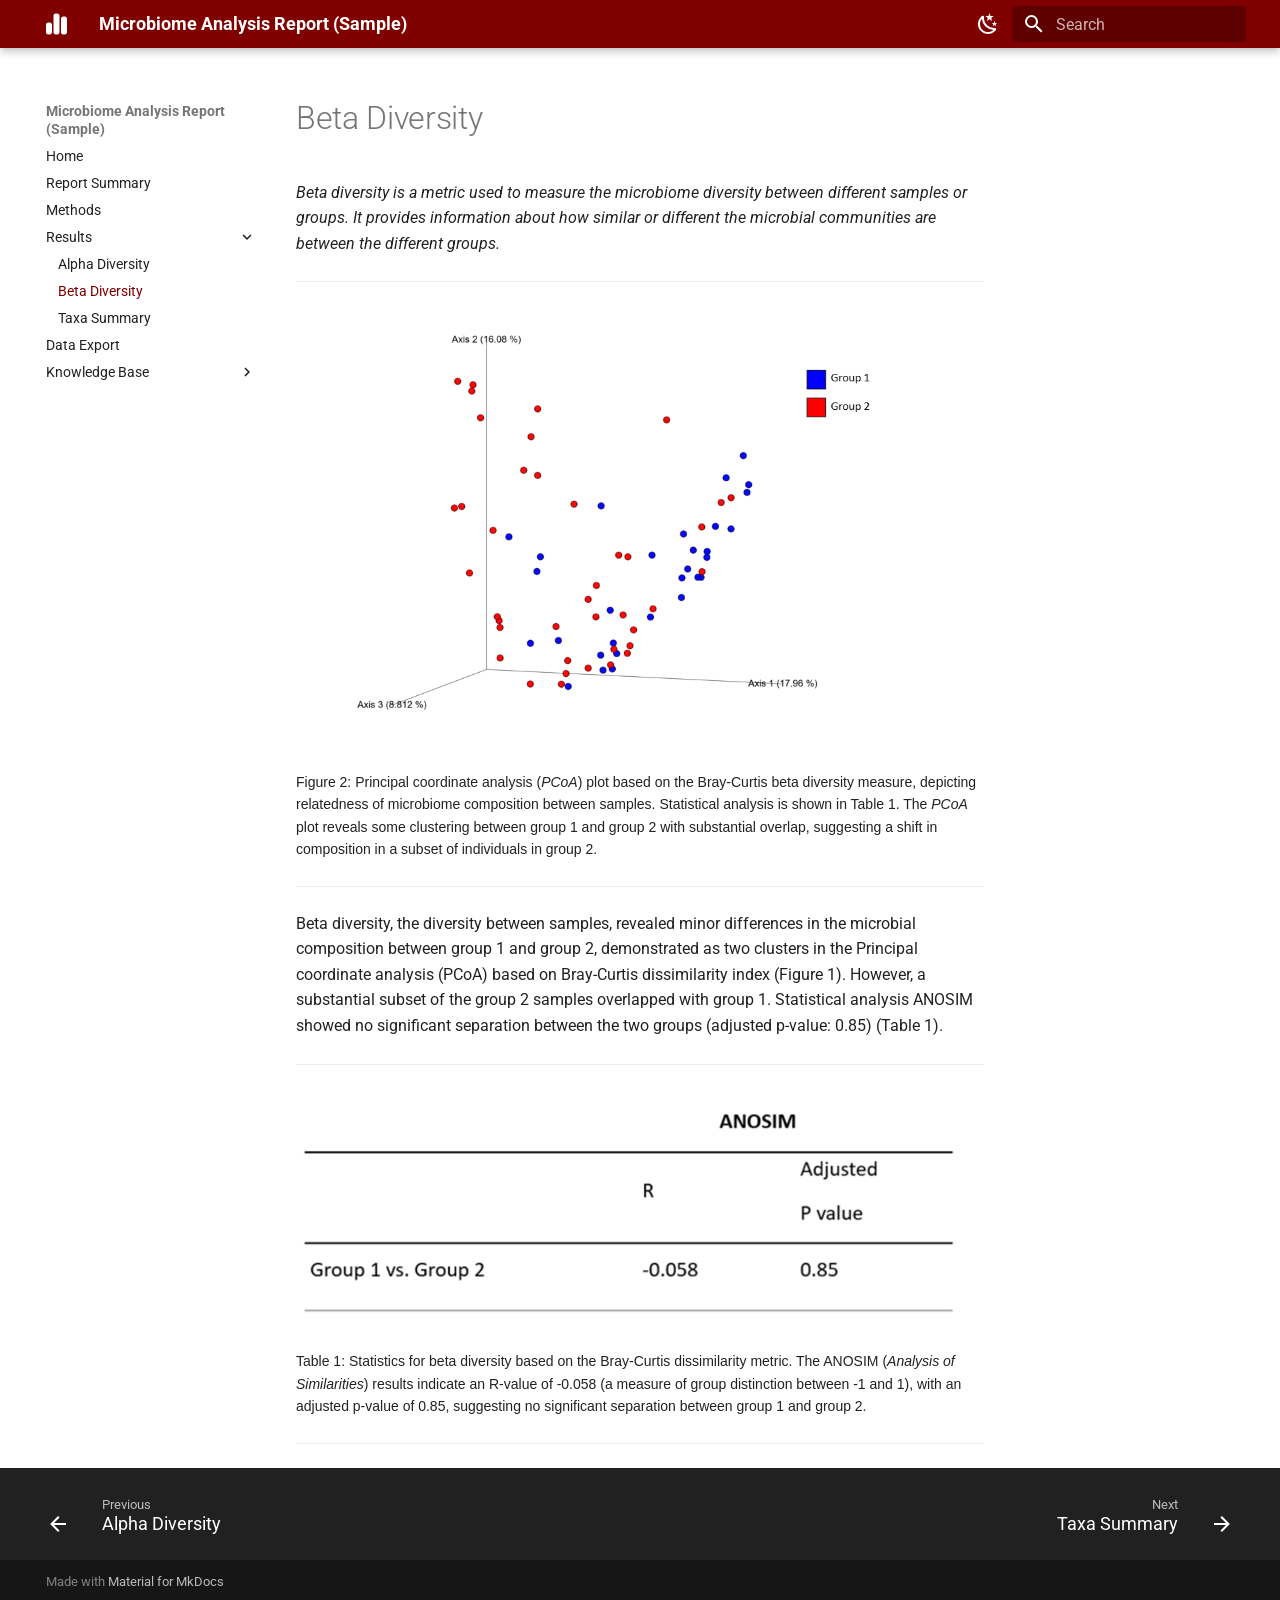
<file: site/beta_div/index.html>
<!doctype html>
<html lang="en" class="no-js">
  <head>
    
      <meta charset="utf-8">
      <meta name="viewport" content="width=device-width,initial-scale=1">
      
      
      
        <link rel="canonical" href="https://jonathanturck02.github.io/GI-lab_report/beta_div/">
      
      
        <link rel="prev" href="../alpha_div/">
      
      
        <link rel="next" href="../taxa_summary/">
      
      
      <link rel="icon" href="../assets/favicon.ico">
      <meta name="generator" content="mkdocs-1.6.1, mkdocs-material-9.5.46">
    
    
      
        <title>Beta Diversity - Microbiome Analysis Report (Sample)</title>
      
    
    
      <link rel="stylesheet" href="../assets/stylesheets/main.6f8fc17f.min.css">
      
        
        <link rel="stylesheet" href="../assets/stylesheets/palette.06af60db.min.css">
      
      


    
    
      
    
    
      
        
        
        <link rel="preconnect" href="https://fonts.gstatic.com" crossorigin>
        <link rel="stylesheet" href="https://fonts.googleapis.com/css?family=Roboto:300,300i,400,400i,700,700i%7CRoboto+Mono:400,400i,700,700i&display=fallback">
        <style>:root{--md-text-font:"Roboto";--md-code-font:"Roboto Mono"}</style>
      
    
    
      <link rel="stylesheet" href="../stylesheets/extra.css">
    
    <script>__md_scope=new URL("..",location),__md_hash=e=>[...e].reduce(((e,_)=>(e<<5)-e+_.charCodeAt(0)),0),__md_get=(e,_=localStorage,t=__md_scope)=>JSON.parse(_.getItem(t.pathname+"."+e)),__md_set=(e,_,t=localStorage,a=__md_scope)=>{try{t.setItem(a.pathname+"."+e,JSON.stringify(_))}catch(e){}}</script>
    
      

    
    
    
  </head>
  
  
    
    
      
    
    
    
    
    <body dir="ltr" data-md-color-scheme="default" data-md-color-primary="custom" data-md-color-accent="blue-grey">
  
    
    <input class="md-toggle" data-md-toggle="drawer" type="checkbox" id="__drawer" autocomplete="off">
    <input class="md-toggle" data-md-toggle="search" type="checkbox" id="__search" autocomplete="off">
    <label class="md-overlay" for="__drawer"></label>
    <div data-md-component="skip">
      
        
        <a href="#beta-diversity" class="md-skip">
          Skip to content
        </a>
      
    </div>
    <div data-md-component="announce">
      
    </div>
    
    
      

  

<header class="md-header md-header--shadow" data-md-component="header">
  <nav class="md-header__inner md-grid" aria-label="Header">
    <a href=".." title="Microbiome Analysis Report (Sample)" class="md-header__button md-logo" aria-label="Microbiome Analysis Report (Sample)" data-md-component="logo">
      
  
  <svg xmlns="http://www.w3.org/2000/svg" viewBox="0 0 448 512"><!--! Font Awesome Free 6.7.1 by @fontawesome - https://fontawesome.com License - https://fontawesome.com/license/free (Icons: CC BY 4.0, Fonts: SIL OFL 1.1, Code: MIT License) Copyright 2024 Fonticons, Inc.--><path d="M160 80c0-26.5 21.5-48 48-48h32c26.5 0 48 21.5 48 48v352c0 26.5-21.5 48-48 48h-32c-26.5 0-48-21.5-48-48zM0 272c0-26.5 21.5-48 48-48h32c26.5 0 48 21.5 48 48v160c0 26.5-21.5 48-48 48H48c-26.5 0-48-21.5-48-48zM368 96h32c26.5 0 48 21.5 48 48v288c0 26.5-21.5 48-48 48h-32c-26.5 0-48-21.5-48-48V144c0-26.5 21.5-48 48-48"/></svg>

    </a>
    <label class="md-header__button md-icon" for="__drawer">
      
      <svg xmlns="http://www.w3.org/2000/svg" viewBox="0 0 24 24"><path d="M3 6h18v2H3zm0 5h18v2H3zm0 5h18v2H3z"/></svg>
    </label>
    <div class="md-header__title" data-md-component="header-title">
      <div class="md-header__ellipsis">
        <div class="md-header__topic">
          <span class="md-ellipsis">
            Microbiome Analysis Report (Sample)
          </span>
        </div>
        <div class="md-header__topic" data-md-component="header-topic">
          <span class="md-ellipsis">
            
              Beta Diversity
            
          </span>
        </div>
      </div>
    </div>
    
      
        <form class="md-header__option" data-md-component="palette">
  
    
    
    
    <input class="md-option" data-md-color-media="" data-md-color-scheme="default" data-md-color-primary="custom" data-md-color-accent="blue-grey"  aria-label="Light mode"  type="radio" name="__palette" id="__palette_0">
    
      <label class="md-header__button md-icon" title="Light mode" for="__palette_1" hidden>
        <svg xmlns="http://www.w3.org/2000/svg" viewBox="0 0 24 24"><path d="m17.75 4.09-2.53 1.94.91 3.06-2.63-1.81-2.63 1.81.91-3.06-2.53-1.94L12.44 4l1.06-3 1.06 3zm3.5 6.91-1.64 1.25.59 1.98-1.7-1.17-1.7 1.17.59-1.98L15.75 11l2.06-.05L18.5 9l.69 1.95zm-2.28 4.95c.83-.08 1.72 1.1 1.19 1.85-.32.45-.66.87-1.08 1.27C15.17 23 8.84 23 4.94 19.07c-3.91-3.9-3.91-10.24 0-14.14.4-.4.82-.76 1.27-1.08.75-.53 1.93.36 1.85 1.19-.27 2.86.69 5.83 2.89 8.02a9.96 9.96 0 0 0 8.02 2.89m-1.64 2.02a12.08 12.08 0 0 1-7.8-3.47c-2.17-2.19-3.33-5-3.49-7.82-2.81 3.14-2.7 7.96.31 10.98 3.02 3.01 7.84 3.12 10.98.31"/></svg>
      </label>
    
  
    
    
    
    <input class="md-option" data-md-color-media="" data-md-color-scheme="slate" data-md-color-primary="custom" data-md-color-accent="blue-grey"  aria-label="Dark mode"  type="radio" name="__palette" id="__palette_1">
    
      <label class="md-header__button md-icon" title="Dark mode" for="__palette_0" hidden>
        <svg xmlns="http://www.w3.org/2000/svg" viewBox="0 0 24 24"><path d="M12 7a5 5 0 0 1 5 5 5 5 0 0 1-5 5 5 5 0 0 1-5-5 5 5 0 0 1 5-5m0 2a3 3 0 0 0-3 3 3 3 0 0 0 3 3 3 3 0 0 0 3-3 3 3 0 0 0-3-3m0-7 2.39 3.42C13.65 5.15 12.84 5 12 5s-1.65.15-2.39.42zM3.34 7l4.16-.35A7.2 7.2 0 0 0 5.94 8.5c-.44.74-.69 1.5-.83 2.29zm.02 10 1.76-3.77a7.131 7.131 0 0 0 2.38 4.14zM20.65 7l-1.77 3.79a7.02 7.02 0 0 0-2.38-4.15zm-.01 10-4.14.36c.59-.51 1.12-1.14 1.54-1.86.42-.73.69-1.5.83-2.29zM12 22l-2.41-3.44c.74.27 1.55.44 2.41.44.82 0 1.63-.17 2.37-.44z"/></svg>
      </label>
    
  
</form>
      
    
    
      <script>var palette=__md_get("__palette");if(palette&&palette.color){if("(prefers-color-scheme)"===palette.color.media){var media=matchMedia("(prefers-color-scheme: light)"),input=document.querySelector(media.matches?"[data-md-color-media='(prefers-color-scheme: light)']":"[data-md-color-media='(prefers-color-scheme: dark)']");palette.color.media=input.getAttribute("data-md-color-media"),palette.color.scheme=input.getAttribute("data-md-color-scheme"),palette.color.primary=input.getAttribute("data-md-color-primary"),palette.color.accent=input.getAttribute("data-md-color-accent")}for(var[key,value]of Object.entries(palette.color))document.body.setAttribute("data-md-color-"+key,value)}</script>
    
    
    
      <label class="md-header__button md-icon" for="__search">
        
        <svg xmlns="http://www.w3.org/2000/svg" viewBox="0 0 24 24"><path d="M9.5 3A6.5 6.5 0 0 1 16 9.5c0 1.61-.59 3.09-1.56 4.23l.27.27h.79l5 5-1.5 1.5-5-5v-.79l-.27-.27A6.52 6.52 0 0 1 9.5 16 6.5 6.5 0 0 1 3 9.5 6.5 6.5 0 0 1 9.5 3m0 2C7 5 5 7 5 9.5S7 14 9.5 14 14 12 14 9.5 12 5 9.5 5"/></svg>
      </label>
      <div class="md-search" data-md-component="search" role="dialog">
  <label class="md-search__overlay" for="__search"></label>
  <div class="md-search__inner" role="search">
    <form class="md-search__form" name="search">
      <input type="text" class="md-search__input" name="query" aria-label="Search" placeholder="Search" autocapitalize="off" autocorrect="off" autocomplete="off" spellcheck="false" data-md-component="search-query" required>
      <label class="md-search__icon md-icon" for="__search">
        
        <svg xmlns="http://www.w3.org/2000/svg" viewBox="0 0 24 24"><path d="M9.5 3A6.5 6.5 0 0 1 16 9.5c0 1.61-.59 3.09-1.56 4.23l.27.27h.79l5 5-1.5 1.5-5-5v-.79l-.27-.27A6.52 6.52 0 0 1 9.5 16 6.5 6.5 0 0 1 3 9.5 6.5 6.5 0 0 1 9.5 3m0 2C7 5 5 7 5 9.5S7 14 9.5 14 14 12 14 9.5 12 5 9.5 5"/></svg>
        
        <svg xmlns="http://www.w3.org/2000/svg" viewBox="0 0 24 24"><path d="M20 11v2H8l5.5 5.5-1.42 1.42L4.16 12l7.92-7.92L13.5 5.5 8 11z"/></svg>
      </label>
      <nav class="md-search__options" aria-label="Search">
        
        <button type="reset" class="md-search__icon md-icon" title="Clear" aria-label="Clear" tabindex="-1">
          
          <svg xmlns="http://www.w3.org/2000/svg" viewBox="0 0 24 24"><path d="M19 6.41 17.59 5 12 10.59 6.41 5 5 6.41 10.59 12 5 17.59 6.41 19 12 13.41 17.59 19 19 17.59 13.41 12z"/></svg>
        </button>
      </nav>
      
    </form>
    <div class="md-search__output">
      <div class="md-search__scrollwrap" tabindex="0" data-md-scrollfix>
        <div class="md-search-result" data-md-component="search-result">
          <div class="md-search-result__meta">
            Initializing search
          </div>
          <ol class="md-search-result__list" role="presentation"></ol>
        </div>
      </div>
    </div>
  </div>
</div>
    
    
  </nav>
  
</header>
    
    <div class="md-container" data-md-component="container">
      
      
        
          
        
      
      <main class="md-main" data-md-component="main">
        <div class="md-main__inner md-grid">
          
            
              
              <div class="md-sidebar md-sidebar--primary" data-md-component="sidebar" data-md-type="navigation" >
                <div class="md-sidebar__scrollwrap">
                  <div class="md-sidebar__inner">
                    



<nav class="md-nav md-nav--primary" aria-label="Navigation" data-md-level="0">
  <label class="md-nav__title" for="__drawer">
    <a href=".." title="Microbiome Analysis Report (Sample)" class="md-nav__button md-logo" aria-label="Microbiome Analysis Report (Sample)" data-md-component="logo">
      
  
  <svg xmlns="http://www.w3.org/2000/svg" viewBox="0 0 448 512"><!--! Font Awesome Free 6.7.1 by @fontawesome - https://fontawesome.com License - https://fontawesome.com/license/free (Icons: CC BY 4.0, Fonts: SIL OFL 1.1, Code: MIT License) Copyright 2024 Fonticons, Inc.--><path d="M160 80c0-26.5 21.5-48 48-48h32c26.5 0 48 21.5 48 48v352c0 26.5-21.5 48-48 48h-32c-26.5 0-48-21.5-48-48zM0 272c0-26.5 21.5-48 48-48h32c26.5 0 48 21.5 48 48v160c0 26.5-21.5 48-48 48H48c-26.5 0-48-21.5-48-48zM368 96h32c26.5 0 48 21.5 48 48v288c0 26.5-21.5 48-48 48h-32c-26.5 0-48-21.5-48-48V144c0-26.5 21.5-48 48-48"/></svg>

    </a>
    Microbiome Analysis Report (Sample)
  </label>
  
  <ul class="md-nav__list" data-md-scrollfix>
    
      
      
  
  
  
  
    <li class="md-nav__item">
      <a href=".." class="md-nav__link">
        
  
  <span class="md-ellipsis">
    Home
  </span>
  

      </a>
    </li>
  

    
      
      
  
  
  
  
    <li class="md-nav__item">
      <a href="../report_summary/" class="md-nav__link">
        
  
  <span class="md-ellipsis">
    Report Summary
  </span>
  

      </a>
    </li>
  

    
      
      
  
  
  
  
    <li class="md-nav__item">
      <a href="../methods/" class="md-nav__link">
        
  
  <span class="md-ellipsis">
    Methods
  </span>
  

      </a>
    </li>
  

    
      
      
  
  
    
  
  
  
    
    
    
    
    <li class="md-nav__item md-nav__item--active md-nav__item--nested">
      
        
        
        <input class="md-nav__toggle md-toggle " type="checkbox" id="__nav_4" checked>
        
          
          <label class="md-nav__link" for="__nav_4" id="__nav_4_label" tabindex="0">
            
  
  <span class="md-ellipsis">
    Results
  </span>
  

            <span class="md-nav__icon md-icon"></span>
          </label>
        
        <nav class="md-nav" data-md-level="1" aria-labelledby="__nav_4_label" aria-expanded="true">
          <label class="md-nav__title" for="__nav_4">
            <span class="md-nav__icon md-icon"></span>
            Results
          </label>
          <ul class="md-nav__list" data-md-scrollfix>
            
              
                
  
  
  
  
    <li class="md-nav__item">
      <a href="../alpha_div/" class="md-nav__link">
        
  
  <span class="md-ellipsis">
    Alpha Diversity
  </span>
  

      </a>
    </li>
  

              
            
              
                
  
  
    
  
  
  
    <li class="md-nav__item md-nav__item--active">
      
      <input class="md-nav__toggle md-toggle" type="checkbox" id="__toc">
      
      
        
      
      
      <a href="./" class="md-nav__link md-nav__link--active">
        
  
  <span class="md-ellipsis">
    Beta Diversity
  </span>
  

      </a>
      
    </li>
  

              
            
              
                
  
  
  
  
    <li class="md-nav__item">
      <a href="../taxa_summary/" class="md-nav__link">
        
  
  <span class="md-ellipsis">
    Taxa Summary
  </span>
  

      </a>
    </li>
  

              
            
          </ul>
        </nav>
      
    </li>
  

    
      
      
  
  
  
  
    <li class="md-nav__item">
      <a href="../data/" class="md-nav__link">
        
  
  <span class="md-ellipsis">
    Data Export
  </span>
  

      </a>
    </li>
  

    
      
      
  
  
  
  
    
    
    
    
    <li class="md-nav__item md-nav__item--nested">
      
        
        
        <input class="md-nav__toggle md-toggle " type="checkbox" id="__nav_6" >
        
          
          <label class="md-nav__link" for="__nav_6" id="__nav_6_label" tabindex="0">
            
  
  <span class="md-ellipsis">
    Knowledge Base
  </span>
  

            <span class="md-nav__icon md-icon"></span>
          </label>
        
        <nav class="md-nav" data-md-level="1" aria-labelledby="__nav_6_label" aria-expanded="false">
          <label class="md-nav__title" for="__nav_6">
            <span class="md-nav__icon md-icon"></span>
            Knowledge Base
          </label>
          <ul class="md-nav__list" data-md-scrollfix>
            
              
                
  
  
  
  
    <li class="md-nav__item">
      <a href="../16S_vs_shotgun/" class="md-nav__link">
        
  
  <span class="md-ellipsis">
    16S vs Shotgun Metagenomics
  </span>
  

      </a>
    </li>
  

              
            
          </ul>
        </nav>
      
    </li>
  

    
  </ul>
</nav>
                  </div>
                </div>
              </div>
            
            
              
              <div class="md-sidebar md-sidebar--secondary" data-md-component="sidebar" data-md-type="toc" >
                <div class="md-sidebar__scrollwrap">
                  <div class="md-sidebar__inner">
                    

<nav class="md-nav md-nav--secondary" aria-label="Table of contents">
  
  
  
    
  
  
</nav>
                  </div>
                </div>
              </div>
            
          
          
            <div class="md-content" data-md-component="content">
              <article class="md-content__inner md-typeset">
                
                  


<h1 id="beta-diversity">Beta Diversity</h1>
<p><em>Beta diversity is a metric used to measure the microbiome diversity between different samples or groups.  It provides information about how similar or different the microbial communities are between the different groups.</em></p>
<hr />
<p><img alt="image" src="../assets/beta_div/bc.png" /></p>
<div style="font-family: Arial, sans-serif; font-size: 14px;">
Figure 2: Principal coordinate analysis (<i>PCoA</i>) plot based on the Bray-Curtis beta diversity measure, depicting relatedness of microbiome composition between samples. Statistical analysis is shown in Table 1. The <i>PCoA</i> plot reveals some clustering between group 1 and group 2 with substantial overlap, suggesting a shift in composition in a subset of individuals in group 2.
</div>

<hr />
<p>Beta diversity, the diversity between samples, revealed minor differences in the microbial composition between group 1 and group 2, demonstrated as two clusters in the Principal coordinate analysis (PCoA) based on Bray-Curtis dissimilarity index (Figure 1). However, a substantial subset of the group 2 samples overlapped with group 1. Statistical analysis ANOSIM showed no significant separation between the two groups (adjusted p-value: 0.85) (Table 1). </p>
<hr />
<p><img alt="image" src="../assets/beta_div/bc_table1.png" /></p>
<div style="font-family: Arial, sans-serif; font-size: 14px;">
Table 1: Statistics for beta diversity based on the Bray-Curtis dissimilarity metric. The ANOSIM (<i>Analysis of Similarities</i>) results indicate an R-value of -0.058 (a measure of group distinction between -1 and 1), with an adjusted p-value of 0.85, suggesting no significant separation between group 1 and group 2.
</div>

<hr />












                
              </article>
            </div>
          
          
<script>var target=document.getElementById(location.hash.slice(1));target&&target.name&&(target.checked=target.name.startsWith("__tabbed_"))</script>
        </div>
        
      </main>
      
        <footer class="md-footer">
  
    
      
      <nav class="md-footer__inner md-grid" aria-label="Footer" >
        
          
          <a href="../alpha_div/" class="md-footer__link md-footer__link--prev" aria-label="Previous: Alpha Diversity">
            <div class="md-footer__button md-icon">
              
              <svg xmlns="http://www.w3.org/2000/svg" viewBox="0 0 24 24"><path d="M20 11v2H8l5.5 5.5-1.42 1.42L4.16 12l7.92-7.92L13.5 5.5 8 11z"/></svg>
            </div>
            <div class="md-footer__title">
              <span class="md-footer__direction">
                Previous
              </span>
              <div class="md-ellipsis">
                Alpha Diversity
              </div>
            </div>
          </a>
        
        
          
          <a href="../taxa_summary/" class="md-footer__link md-footer__link--next" aria-label="Next: Taxa Summary">
            <div class="md-footer__title">
              <span class="md-footer__direction">
                Next
              </span>
              <div class="md-ellipsis">
                Taxa Summary
              </div>
            </div>
            <div class="md-footer__button md-icon">
              
              <svg xmlns="http://www.w3.org/2000/svg" viewBox="0 0 24 24"><path d="M4 11v2h12l-5.5 5.5 1.42 1.42L19.84 12l-7.92-7.92L10.5 5.5 16 11z"/></svg>
            </div>
          </a>
        
      </nav>
    
  
  <div class="md-footer-meta md-typeset">
    <div class="md-footer-meta__inner md-grid">
      <div class="md-copyright">
  
  
    Made with
    <a href="https://squidfunk.github.io/mkdocs-material/" target="_blank" rel="noopener">
      Material for MkDocs
    </a>
  
</div>
      
    </div>
  </div>
</footer>
      
    </div>
    <div class="md-dialog" data-md-component="dialog">
      <div class="md-dialog__inner md-typeset"></div>
    </div>
    
    
    <script id="__config" type="application/json">{"base": "..", "features": ["navigation.footer"], "search": "../assets/javascripts/workers/search.6ce7567c.min.js", "translations": {"clipboard.copied": "Copied to clipboard", "clipboard.copy": "Copy to clipboard", "search.result.more.one": "1 more on this page", "search.result.more.other": "# more on this page", "search.result.none": "No matching documents", "search.result.one": "1 matching document", "search.result.other": "# matching documents", "search.result.placeholder": "Type to start searching", "search.result.term.missing": "Missing", "select.version": "Select version"}}</script>
    
    
      <script src="../assets/javascripts/bundle.83f73b43.min.js"></script>
      
    
  </body>
</html>
</file>
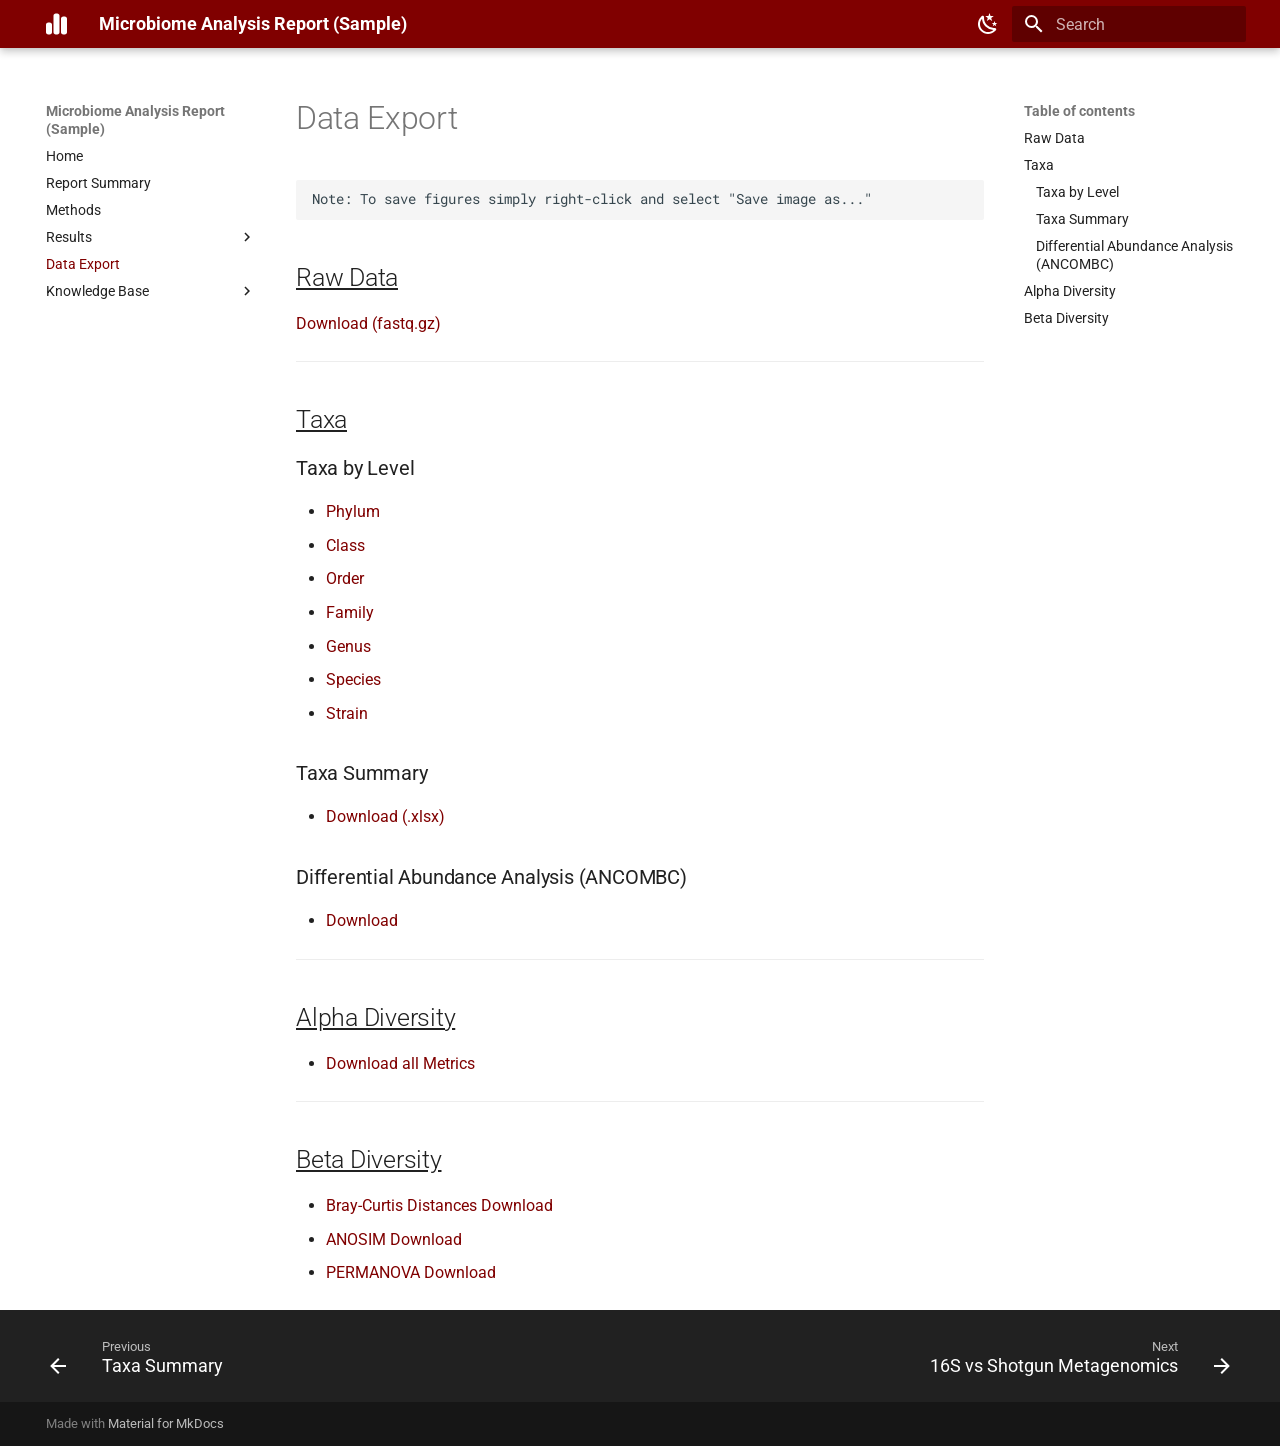
<file: site/data/index.html>
<!doctype html>
<html lang="en" class="no-js">
  <head>
    
      <meta charset="utf-8">
      <meta name="viewport" content="width=device-width,initial-scale=1">
      
      
      
        <link rel="canonical" href="https://jonathanturck02.github.io/GI-lab_report/data/">
      
      
        <link rel="prev" href="../taxa_summary/">
      
      
        <link rel="next" href="../16S_vs_shotgun/">
      
      
      <link rel="icon" href="../assets/favicon.ico">
      <meta name="generator" content="mkdocs-1.6.1, mkdocs-material-9.5.46">
    
    
      
        <title>Data Export - Microbiome Analysis Report (Sample)</title>
      
    
    
      <link rel="stylesheet" href="../assets/stylesheets/main.6f8fc17f.min.css">
      
        
        <link rel="stylesheet" href="../assets/stylesheets/palette.06af60db.min.css">
      
      


    
    
      
    
    
      
        
        
        <link rel="preconnect" href="https://fonts.gstatic.com" crossorigin>
        <link rel="stylesheet" href="https://fonts.googleapis.com/css?family=Roboto:300,300i,400,400i,700,700i%7CRoboto+Mono:400,400i,700,700i&display=fallback">
        <style>:root{--md-text-font:"Roboto";--md-code-font:"Roboto Mono"}</style>
      
    
    
      <link rel="stylesheet" href="../stylesheets/extra.css">
    
    <script>__md_scope=new URL("..",location),__md_hash=e=>[...e].reduce(((e,_)=>(e<<5)-e+_.charCodeAt(0)),0),__md_get=(e,_=localStorage,t=__md_scope)=>JSON.parse(_.getItem(t.pathname+"."+e)),__md_set=(e,_,t=localStorage,a=__md_scope)=>{try{t.setItem(a.pathname+"."+e,JSON.stringify(_))}catch(e){}}</script>
    
      

    
    
    
  </head>
  
  
    
    
      
    
    
    
    
    <body dir="ltr" data-md-color-scheme="default" data-md-color-primary="custom" data-md-color-accent="blue-grey">
  
    
    <input class="md-toggle" data-md-toggle="drawer" type="checkbox" id="__drawer" autocomplete="off">
    <input class="md-toggle" data-md-toggle="search" type="checkbox" id="__search" autocomplete="off">
    <label class="md-overlay" for="__drawer"></label>
    <div data-md-component="skip">
      
        
        <a href="#raw-data" class="md-skip">
          Skip to content
        </a>
      
    </div>
    <div data-md-component="announce">
      
    </div>
    
    
      

  

<header class="md-header md-header--shadow" data-md-component="header">
  <nav class="md-header__inner md-grid" aria-label="Header">
    <a href=".." title="Microbiome Analysis Report (Sample)" class="md-header__button md-logo" aria-label="Microbiome Analysis Report (Sample)" data-md-component="logo">
      
  
  <svg xmlns="http://www.w3.org/2000/svg" viewBox="0 0 448 512"><!--! Font Awesome Free 6.7.1 by @fontawesome - https://fontawesome.com License - https://fontawesome.com/license/free (Icons: CC BY 4.0, Fonts: SIL OFL 1.1, Code: MIT License) Copyright 2024 Fonticons, Inc.--><path d="M160 80c0-26.5 21.5-48 48-48h32c26.5 0 48 21.5 48 48v352c0 26.5-21.5 48-48 48h-32c-26.5 0-48-21.5-48-48zM0 272c0-26.5 21.5-48 48-48h32c26.5 0 48 21.5 48 48v160c0 26.5-21.5 48-48 48H48c-26.5 0-48-21.5-48-48zM368 96h32c26.5 0 48 21.5 48 48v288c0 26.5-21.5 48-48 48h-32c-26.5 0-48-21.5-48-48V144c0-26.5 21.5-48 48-48"/></svg>

    </a>
    <label class="md-header__button md-icon" for="__drawer">
      
      <svg xmlns="http://www.w3.org/2000/svg" viewBox="0 0 24 24"><path d="M3 6h18v2H3zm0 5h18v2H3zm0 5h18v2H3z"/></svg>
    </label>
    <div class="md-header__title" data-md-component="header-title">
      <div class="md-header__ellipsis">
        <div class="md-header__topic">
          <span class="md-ellipsis">
            Microbiome Analysis Report (Sample)
          </span>
        </div>
        <div class="md-header__topic" data-md-component="header-topic">
          <span class="md-ellipsis">
            
              Data Export
            
          </span>
        </div>
      </div>
    </div>
    
      
        <form class="md-header__option" data-md-component="palette">
  
    
    
    
    <input class="md-option" data-md-color-media="" data-md-color-scheme="default" data-md-color-primary="custom" data-md-color-accent="blue-grey"  aria-label="Light mode"  type="radio" name="__palette" id="__palette_0">
    
      <label class="md-header__button md-icon" title="Light mode" for="__palette_1" hidden>
        <svg xmlns="http://www.w3.org/2000/svg" viewBox="0 0 24 24"><path d="m17.75 4.09-2.53 1.94.91 3.06-2.63-1.81-2.63 1.81.91-3.06-2.53-1.94L12.44 4l1.06-3 1.06 3zm3.5 6.91-1.64 1.25.59 1.98-1.7-1.17-1.7 1.17.59-1.98L15.75 11l2.06-.05L18.5 9l.69 1.95zm-2.28 4.95c.83-.08 1.72 1.1 1.19 1.85-.32.45-.66.87-1.08 1.27C15.17 23 8.84 23 4.94 19.07c-3.91-3.9-3.91-10.24 0-14.14.4-.4.82-.76 1.27-1.08.75-.53 1.93.36 1.85 1.19-.27 2.86.69 5.83 2.89 8.02a9.96 9.96 0 0 0 8.02 2.89m-1.64 2.02a12.08 12.08 0 0 1-7.8-3.47c-2.17-2.19-3.33-5-3.49-7.82-2.81 3.14-2.7 7.96.31 10.98 3.02 3.01 7.84 3.12 10.98.31"/></svg>
      </label>
    
  
    
    
    
    <input class="md-option" data-md-color-media="" data-md-color-scheme="slate" data-md-color-primary="custom" data-md-color-accent="blue-grey"  aria-label="Dark mode"  type="radio" name="__palette" id="__palette_1">
    
      <label class="md-header__button md-icon" title="Dark mode" for="__palette_0" hidden>
        <svg xmlns="http://www.w3.org/2000/svg" viewBox="0 0 24 24"><path d="M12 7a5 5 0 0 1 5 5 5 5 0 0 1-5 5 5 5 0 0 1-5-5 5 5 0 0 1 5-5m0 2a3 3 0 0 0-3 3 3 3 0 0 0 3 3 3 3 0 0 0 3-3 3 3 0 0 0-3-3m0-7 2.39 3.42C13.65 5.15 12.84 5 12 5s-1.65.15-2.39.42zM3.34 7l4.16-.35A7.2 7.2 0 0 0 5.94 8.5c-.44.74-.69 1.5-.83 2.29zm.02 10 1.76-3.77a7.131 7.131 0 0 0 2.38 4.14zM20.65 7l-1.77 3.79a7.02 7.02 0 0 0-2.38-4.15zm-.01 10-4.14.36c.59-.51 1.12-1.14 1.54-1.86.42-.73.69-1.5.83-2.29zM12 22l-2.41-3.44c.74.27 1.55.44 2.41.44.82 0 1.63-.17 2.37-.44z"/></svg>
      </label>
    
  
</form>
      
    
    
      <script>var palette=__md_get("__palette");if(palette&&palette.color){if("(prefers-color-scheme)"===palette.color.media){var media=matchMedia("(prefers-color-scheme: light)"),input=document.querySelector(media.matches?"[data-md-color-media='(prefers-color-scheme: light)']":"[data-md-color-media='(prefers-color-scheme: dark)']");palette.color.media=input.getAttribute("data-md-color-media"),palette.color.scheme=input.getAttribute("data-md-color-scheme"),palette.color.primary=input.getAttribute("data-md-color-primary"),palette.color.accent=input.getAttribute("data-md-color-accent")}for(var[key,value]of Object.entries(palette.color))document.body.setAttribute("data-md-color-"+key,value)}</script>
    
    
    
      <label class="md-header__button md-icon" for="__search">
        
        <svg xmlns="http://www.w3.org/2000/svg" viewBox="0 0 24 24"><path d="M9.5 3A6.5 6.5 0 0 1 16 9.5c0 1.61-.59 3.09-1.56 4.23l.27.27h.79l5 5-1.5 1.5-5-5v-.79l-.27-.27A6.52 6.52 0 0 1 9.5 16 6.5 6.5 0 0 1 3 9.5 6.5 6.5 0 0 1 9.5 3m0 2C7 5 5 7 5 9.5S7 14 9.5 14 14 12 14 9.5 12 5 9.5 5"/></svg>
      </label>
      <div class="md-search" data-md-component="search" role="dialog">
  <label class="md-search__overlay" for="__search"></label>
  <div class="md-search__inner" role="search">
    <form class="md-search__form" name="search">
      <input type="text" class="md-search__input" name="query" aria-label="Search" placeholder="Search" autocapitalize="off" autocorrect="off" autocomplete="off" spellcheck="false" data-md-component="search-query" required>
      <label class="md-search__icon md-icon" for="__search">
        
        <svg xmlns="http://www.w3.org/2000/svg" viewBox="0 0 24 24"><path d="M9.5 3A6.5 6.5 0 0 1 16 9.5c0 1.61-.59 3.09-1.56 4.23l.27.27h.79l5 5-1.5 1.5-5-5v-.79l-.27-.27A6.52 6.52 0 0 1 9.5 16 6.5 6.5 0 0 1 3 9.5 6.5 6.5 0 0 1 9.5 3m0 2C7 5 5 7 5 9.5S7 14 9.5 14 14 12 14 9.5 12 5 9.5 5"/></svg>
        
        <svg xmlns="http://www.w3.org/2000/svg" viewBox="0 0 24 24"><path d="M20 11v2H8l5.5 5.5-1.42 1.42L4.16 12l7.92-7.92L13.5 5.5 8 11z"/></svg>
      </label>
      <nav class="md-search__options" aria-label="Search">
        
        <button type="reset" class="md-search__icon md-icon" title="Clear" aria-label="Clear" tabindex="-1">
          
          <svg xmlns="http://www.w3.org/2000/svg" viewBox="0 0 24 24"><path d="M19 6.41 17.59 5 12 10.59 6.41 5 5 6.41 10.59 12 5 17.59 6.41 19 12 13.41 17.59 19 19 17.59 13.41 12z"/></svg>
        </button>
      </nav>
      
    </form>
    <div class="md-search__output">
      <div class="md-search__scrollwrap" tabindex="0" data-md-scrollfix>
        <div class="md-search-result" data-md-component="search-result">
          <div class="md-search-result__meta">
            Initializing search
          </div>
          <ol class="md-search-result__list" role="presentation"></ol>
        </div>
      </div>
    </div>
  </div>
</div>
    
    
  </nav>
  
</header>
    
    <div class="md-container" data-md-component="container">
      
      
        
          
        
      
      <main class="md-main" data-md-component="main">
        <div class="md-main__inner md-grid">
          
            
              
              <div class="md-sidebar md-sidebar--primary" data-md-component="sidebar" data-md-type="navigation" >
                <div class="md-sidebar__scrollwrap">
                  <div class="md-sidebar__inner">
                    



<nav class="md-nav md-nav--primary" aria-label="Navigation" data-md-level="0">
  <label class="md-nav__title" for="__drawer">
    <a href=".." title="Microbiome Analysis Report (Sample)" class="md-nav__button md-logo" aria-label="Microbiome Analysis Report (Sample)" data-md-component="logo">
      
  
  <svg xmlns="http://www.w3.org/2000/svg" viewBox="0 0 448 512"><!--! Font Awesome Free 6.7.1 by @fontawesome - https://fontawesome.com License - https://fontawesome.com/license/free (Icons: CC BY 4.0, Fonts: SIL OFL 1.1, Code: MIT License) Copyright 2024 Fonticons, Inc.--><path d="M160 80c0-26.5 21.5-48 48-48h32c26.5 0 48 21.5 48 48v352c0 26.5-21.5 48-48 48h-32c-26.5 0-48-21.5-48-48zM0 272c0-26.5 21.5-48 48-48h32c26.5 0 48 21.5 48 48v160c0 26.5-21.5 48-48 48H48c-26.5 0-48-21.5-48-48zM368 96h32c26.5 0 48 21.5 48 48v288c0 26.5-21.5 48-48 48h-32c-26.5 0-48-21.5-48-48V144c0-26.5 21.5-48 48-48"/></svg>

    </a>
    Microbiome Analysis Report (Sample)
  </label>
  
  <ul class="md-nav__list" data-md-scrollfix>
    
      
      
  
  
  
  
    <li class="md-nav__item">
      <a href=".." class="md-nav__link">
        
  
  <span class="md-ellipsis">
    Home
  </span>
  

      </a>
    </li>
  

    
      
      
  
  
  
  
    <li class="md-nav__item">
      <a href="../report_summary/" class="md-nav__link">
        
  
  <span class="md-ellipsis">
    Report Summary
  </span>
  

      </a>
    </li>
  

    
      
      
  
  
  
  
    <li class="md-nav__item">
      <a href="../methods/" class="md-nav__link">
        
  
  <span class="md-ellipsis">
    Methods
  </span>
  

      </a>
    </li>
  

    
      
      
  
  
  
  
    
    
    
    
    <li class="md-nav__item md-nav__item--nested">
      
        
        
        <input class="md-nav__toggle md-toggle " type="checkbox" id="__nav_4" >
        
          
          <label class="md-nav__link" for="__nav_4" id="__nav_4_label" tabindex="0">
            
  
  <span class="md-ellipsis">
    Results
  </span>
  

            <span class="md-nav__icon md-icon"></span>
          </label>
        
        <nav class="md-nav" data-md-level="1" aria-labelledby="__nav_4_label" aria-expanded="false">
          <label class="md-nav__title" for="__nav_4">
            <span class="md-nav__icon md-icon"></span>
            Results
          </label>
          <ul class="md-nav__list" data-md-scrollfix>
            
              
                
  
  
  
  
    <li class="md-nav__item">
      <a href="../alpha_div/" class="md-nav__link">
        
  
  <span class="md-ellipsis">
    Alpha Diversity
  </span>
  

      </a>
    </li>
  

              
            
              
                
  
  
  
  
    <li class="md-nav__item">
      <a href="../beta_div/" class="md-nav__link">
        
  
  <span class="md-ellipsis">
    Beta Diversity
  </span>
  

      </a>
    </li>
  

              
            
              
                
  
  
  
  
    <li class="md-nav__item">
      <a href="../taxa_summary/" class="md-nav__link">
        
  
  <span class="md-ellipsis">
    Taxa Summary
  </span>
  

      </a>
    </li>
  

              
            
          </ul>
        </nav>
      
    </li>
  

    
      
      
  
  
    
  
  
  
    <li class="md-nav__item md-nav__item--active">
      
      <input class="md-nav__toggle md-toggle" type="checkbox" id="__toc">
      
      
      
        <label class="md-nav__link md-nav__link--active" for="__toc">
          
  
  <span class="md-ellipsis">
    Data Export
  </span>
  

          <span class="md-nav__icon md-icon"></span>
        </label>
      
      <a href="./" class="md-nav__link md-nav__link--active">
        
  
  <span class="md-ellipsis">
    Data Export
  </span>
  

      </a>
      
        

<nav class="md-nav md-nav--secondary" aria-label="Table of contents">
  
  
  
  
    <label class="md-nav__title" for="__toc">
      <span class="md-nav__icon md-icon"></span>
      Table of contents
    </label>
    <ul class="md-nav__list" data-md-component="toc" data-md-scrollfix>
      
        <li class="md-nav__item">
  <a href="#raw-data" class="md-nav__link">
    <span class="md-ellipsis">
      Raw Data
    </span>
  </a>
  
</li>
      
        <li class="md-nav__item">
  <a href="#taxa" class="md-nav__link">
    <span class="md-ellipsis">
      Taxa
    </span>
  </a>
  
    <nav class="md-nav" aria-label="Taxa">
      <ul class="md-nav__list">
        
          <li class="md-nav__item">
  <a href="#taxa-by-level" class="md-nav__link">
    <span class="md-ellipsis">
      Taxa by Level
    </span>
  </a>
  
</li>
        
          <li class="md-nav__item">
  <a href="#taxa-summary" class="md-nav__link">
    <span class="md-ellipsis">
      Taxa Summary
    </span>
  </a>
  
</li>
        
          <li class="md-nav__item">
  <a href="#differential-abundance-analysis-ancombc" class="md-nav__link">
    <span class="md-ellipsis">
      Differential Abundance Analysis (ANCOMBC)
    </span>
  </a>
  
</li>
        
      </ul>
    </nav>
  
</li>
      
        <li class="md-nav__item">
  <a href="#alpha-diversity" class="md-nav__link">
    <span class="md-ellipsis">
      Alpha Diversity
    </span>
  </a>
  
</li>
      
        <li class="md-nav__item">
  <a href="#beta-diversity" class="md-nav__link">
    <span class="md-ellipsis">
      Beta Diversity
    </span>
  </a>
  
</li>
      
    </ul>
  
</nav>
      
    </li>
  

    
      
      
  
  
  
  
    
    
    
    
    <li class="md-nav__item md-nav__item--nested">
      
        
        
        <input class="md-nav__toggle md-toggle " type="checkbox" id="__nav_6" >
        
          
          <label class="md-nav__link" for="__nav_6" id="__nav_6_label" tabindex="0">
            
  
  <span class="md-ellipsis">
    Knowledge Base
  </span>
  

            <span class="md-nav__icon md-icon"></span>
          </label>
        
        <nav class="md-nav" data-md-level="1" aria-labelledby="__nav_6_label" aria-expanded="false">
          <label class="md-nav__title" for="__nav_6">
            <span class="md-nav__icon md-icon"></span>
            Knowledge Base
          </label>
          <ul class="md-nav__list" data-md-scrollfix>
            
              
                
  
  
  
  
    <li class="md-nav__item">
      <a href="../16S_vs_shotgun/" class="md-nav__link">
        
  
  <span class="md-ellipsis">
    16S vs Shotgun Metagenomics
  </span>
  

      </a>
    </li>
  

              
            
          </ul>
        </nav>
      
    </li>
  

    
  </ul>
</nav>
                  </div>
                </div>
              </div>
            
            
              
              <div class="md-sidebar md-sidebar--secondary" data-md-component="sidebar" data-md-type="toc" >
                <div class="md-sidebar__scrollwrap">
                  <div class="md-sidebar__inner">
                    

<nav class="md-nav md-nav--secondary" aria-label="Table of contents">
  
  
  
  
    <label class="md-nav__title" for="__toc">
      <span class="md-nav__icon md-icon"></span>
      Table of contents
    </label>
    <ul class="md-nav__list" data-md-component="toc" data-md-scrollfix>
      
        <li class="md-nav__item">
  <a href="#raw-data" class="md-nav__link">
    <span class="md-ellipsis">
      Raw Data
    </span>
  </a>
  
</li>
      
        <li class="md-nav__item">
  <a href="#taxa" class="md-nav__link">
    <span class="md-ellipsis">
      Taxa
    </span>
  </a>
  
    <nav class="md-nav" aria-label="Taxa">
      <ul class="md-nav__list">
        
          <li class="md-nav__item">
  <a href="#taxa-by-level" class="md-nav__link">
    <span class="md-ellipsis">
      Taxa by Level
    </span>
  </a>
  
</li>
        
          <li class="md-nav__item">
  <a href="#taxa-summary" class="md-nav__link">
    <span class="md-ellipsis">
      Taxa Summary
    </span>
  </a>
  
</li>
        
          <li class="md-nav__item">
  <a href="#differential-abundance-analysis-ancombc" class="md-nav__link">
    <span class="md-ellipsis">
      Differential Abundance Analysis (ANCOMBC)
    </span>
  </a>
  
</li>
        
      </ul>
    </nav>
  
</li>
      
        <li class="md-nav__item">
  <a href="#alpha-diversity" class="md-nav__link">
    <span class="md-ellipsis">
      Alpha Diversity
    </span>
  </a>
  
</li>
      
        <li class="md-nav__item">
  <a href="#beta-diversity" class="md-nav__link">
    <span class="md-ellipsis">
      Beta Diversity
    </span>
  </a>
  
</li>
      
    </ul>
  
</nav>
                  </div>
                </div>
              </div>
            
          
          
            <div class="md-content" data-md-component="content">
              <article class="md-content__inner md-typeset">
                
                  


  <h1>Data Export</h1>

<pre><code>Note: To save figures simply right-click and select "Save image as..."
</code></pre>
<h2 id="raw-data"><ins>Raw Data</ins></h2>
<p><a href="https://example.com">Download (fastq.gz)</a></p>
<hr />
<h2 id="taxa"><ins>Taxa</ins></h2>
<h3 id="taxa-by-level">Taxa by Level</h3>
<ul>
<li><a href="https://www.dropbox.com/scl/fi/r08mt21baixw88zp7vq68/L2-phylum-table.tsv?rlkey=0yivilf69gg2etu7f18agfokz&amp;st=1glm3kaj&amp;dl=0">Phylum</a></li>
<li><a href="https://www.dropbox.com/scl/fi/4k9nm1gv5xxhrkkpcx889/L3-class-table.tsv?rlkey=v2fgkmp9ldz9txjhtyka1ysjt&amp;st=i7raitf8&amp;dl=0">Class</a></li>
<li><a href="https://www.dropbox.com/scl/fi/8jt65uj0gmyqt4ize606o/L4-order-table.tsv?rlkey=sdapokkgwa2kfbhulaij95dng&amp;st=0iy3k1gw&amp;dl=0">Order</a></li>
<li><a href="https://www.dropbox.com/scl/fi/vlfg4jmztbqb0un1rbi1j/L5-family-table.tsv?rlkey=kvtlmy71wqxyhd67y0uvpa4af&amp;st=7vjhsjwr&amp;dl=0">Family</a></li>
<li><a href="https://www.dropbox.com/scl/fi/frzoxa19u0wxtjup6wsxd/L6-genus-table.tsv?rlkey=g1rrisv2otmced1eqjwwz0epf&amp;st=ifspsmx0&amp;dl=0">Genus</a></li>
<li><a href="https://www.dropbox.com/scl/fi/t2jho5u9fw9xfrugi04zi/L7-species-table.tsv?rlkey=2xo8p1volhw4z1gy6t2mxgcky&amp;st=29vihq1e&amp;dl=0">Species</a></li>
<li><a href="https://www.dropbox.com/scl/fi/b1luvm2r33mbnggtrcr71/L8-strain-table.tsv?rlkey=ygna6n58t99kkw3e3hpmjvjge&amp;st=n6j1tky4&amp;dl=0">Strain</a></li>
</ul>
<h3 id="taxa-summary">Taxa Summary</h3>
<ul>
<li><a href="https://www.dropbox.com/scl/fi/nwqccp60vq9e8pgje6jua/1_taxa_summary_stats.xlsx?rlkey=p5yzmfp4crfqwwnd9qvgwi5lc&amp;st=cekxm9mk&amp;dl=0">Download (.xlsx)</a></li>
</ul>
<h3 id="differential-abundance-analysis-ancombc">Differential Abundance Analysis (ANCOMBC)</h3>
<ul>
<li><a href="https://www.dropbox.com/scl/fi/wdrqf5cy10leyydkaxy5x/ANCOMBC_Group1vsGroup2.xlsx?rlkey=rc0dss8z32u6c18u41pm6ujc2&amp;st=ho1e7m9f&amp;dl=0">Download</a></li>
</ul>
<hr />
<h2 id="alpha-diversity"><ins>Alpha Diversity</ins></h2>
<ul>
<li><a href="https://www.dropbox.com/scl/fi/fg340u05s687x1irb6jyl/alpha_diversity_G1vsG2.xlsx?rlkey=w9isdc4ao2wjjtekapmvqq82y&amp;st=8q58j4uc&amp;dl=0">Download all Metrics</a></li>
</ul>
<hr />
<h2 id="beta-diversity"><ins>Beta Diversity</ins></h2>
<ul>
<li><a href="https://www.dropbox.com/scl/fi/bxs2h6ifrk7rv2c81dum5/bray-curtis-distances.tsv?rlkey=8dvgiydo00eira0iwqe4yfwju&amp;st=t41dvamy&amp;dl=0">Bray-Curtis Distances Download</a></li>
<li><a href="https://www.dropbox.com/scl/fi/mg2d1tu0bgh7dyhrmj7qd/anosim-pairwise.csv?rlkey=i53vpfpb0v6eswqu103gu8865&amp;st=4ftle61p&amp;dl=0">ANOSIM Download</a></li>
<li><a href="https://www.dropbox.com/scl/fi/fghxlwiifvzppwtdsu4zi/permanova-pairwise.csv?rlkey=xjlv9m7s7pqaja6i8hag5t158&amp;st=7u4zwf24&amp;dl=0">PERMANOVA Download</a></li>
</ul>












                
              </article>
            </div>
          
          
<script>var target=document.getElementById(location.hash.slice(1));target&&target.name&&(target.checked=target.name.startsWith("__tabbed_"))</script>
        </div>
        
      </main>
      
        <footer class="md-footer">
  
    
      
      <nav class="md-footer__inner md-grid" aria-label="Footer" >
        
          
          <a href="../taxa_summary/" class="md-footer__link md-footer__link--prev" aria-label="Previous: Taxa Summary">
            <div class="md-footer__button md-icon">
              
              <svg xmlns="http://www.w3.org/2000/svg" viewBox="0 0 24 24"><path d="M20 11v2H8l5.5 5.5-1.42 1.42L4.16 12l7.92-7.92L13.5 5.5 8 11z"/></svg>
            </div>
            <div class="md-footer__title">
              <span class="md-footer__direction">
                Previous
              </span>
              <div class="md-ellipsis">
                Taxa Summary
              </div>
            </div>
          </a>
        
        
          
          <a href="../16S_vs_shotgun/" class="md-footer__link md-footer__link--next" aria-label="Next: 16S vs Shotgun Metagenomics">
            <div class="md-footer__title">
              <span class="md-footer__direction">
                Next
              </span>
              <div class="md-ellipsis">
                16S vs Shotgun Metagenomics
              </div>
            </div>
            <div class="md-footer__button md-icon">
              
              <svg xmlns="http://www.w3.org/2000/svg" viewBox="0 0 24 24"><path d="M4 11v2h12l-5.5 5.5 1.42 1.42L19.84 12l-7.92-7.92L10.5 5.5 16 11z"/></svg>
            </div>
          </a>
        
      </nav>
    
  
  <div class="md-footer-meta md-typeset">
    <div class="md-footer-meta__inner md-grid">
      <div class="md-copyright">
  
  
    Made with
    <a href="https://squidfunk.github.io/mkdocs-material/" target="_blank" rel="noopener">
      Material for MkDocs
    </a>
  
</div>
      
    </div>
  </div>
</footer>
      
    </div>
    <div class="md-dialog" data-md-component="dialog">
      <div class="md-dialog__inner md-typeset"></div>
    </div>
    
    
    <script id="__config" type="application/json">{"base": "..", "features": ["navigation.footer"], "search": "../assets/javascripts/workers/search.6ce7567c.min.js", "translations": {"clipboard.copied": "Copied to clipboard", "clipboard.copy": "Copy to clipboard", "search.result.more.one": "1 more on this page", "search.result.more.other": "# more on this page", "search.result.none": "No matching documents", "search.result.one": "1 matching document", "search.result.other": "# matching documents", "search.result.placeholder": "Type to start searching", "search.result.term.missing": "Missing", "select.version": "Select version"}}</script>
    
    
      <script src="../assets/javascripts/bundle.83f73b43.min.js"></script>
      
    
  </body>
</html>
</file>
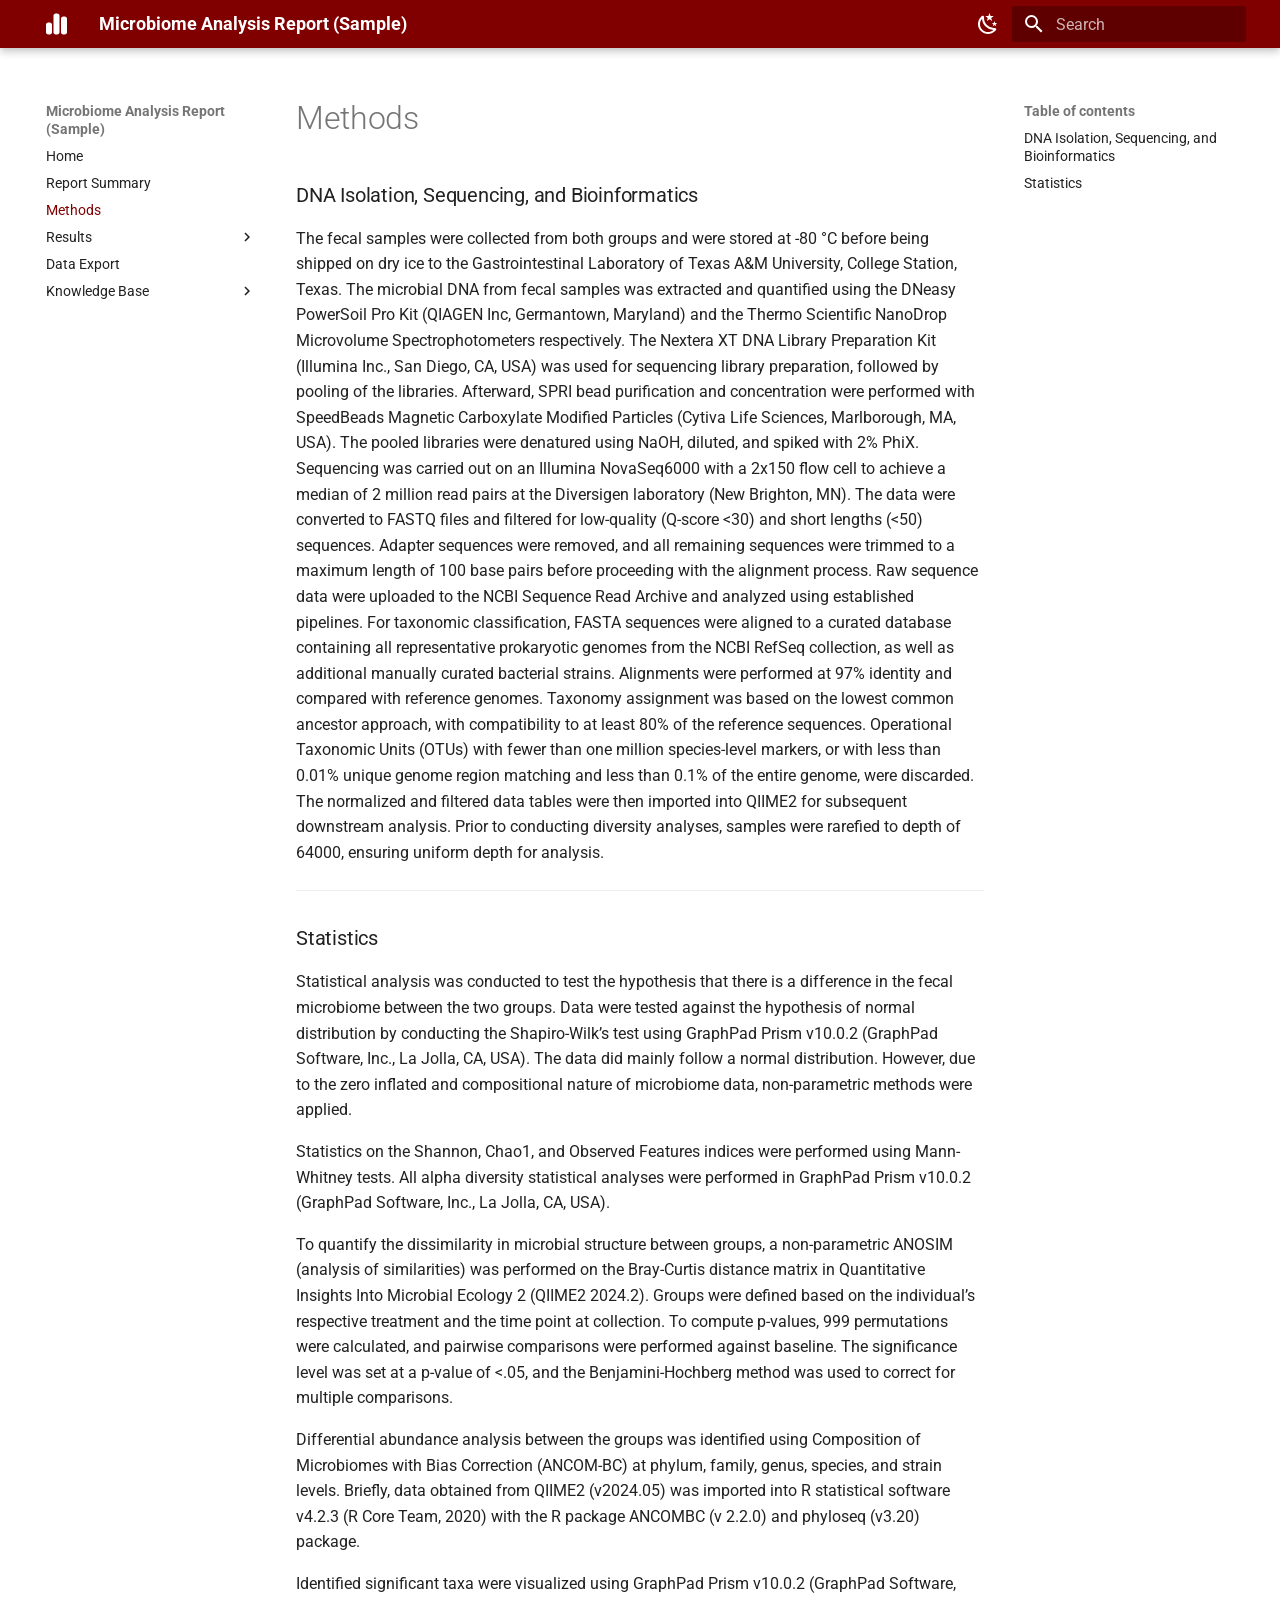
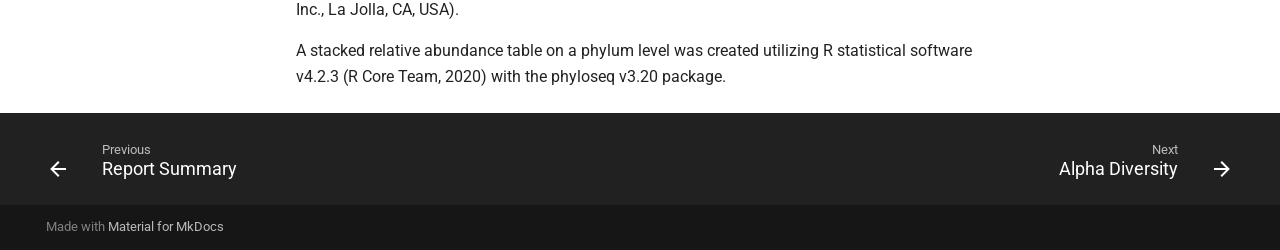
<file: site/methods/index.html>
<!doctype html>
<html lang="en" class="no-js">
  <head>
    
      <meta charset="utf-8">
      <meta name="viewport" content="width=device-width,initial-scale=1">
      
      
      
        <link rel="canonical" href="https://jonathanturck02.github.io/GI-lab_report/methods/">
      
      
        <link rel="prev" href="../report_summary/">
      
      
        <link rel="next" href="../alpha_div/">
      
      
      <link rel="icon" href="../assets/favicon.ico">
      <meta name="generator" content="mkdocs-1.6.1, mkdocs-material-9.5.46">
    
    
      
        <title>Methods - Microbiome Analysis Report (Sample)</title>
      
    
    
      <link rel="stylesheet" href="../assets/stylesheets/main.6f8fc17f.min.css">
      
        
        <link rel="stylesheet" href="../assets/stylesheets/palette.06af60db.min.css">
      
      


    
    
      
    
    
      
        
        
        <link rel="preconnect" href="https://fonts.gstatic.com" crossorigin>
        <link rel="stylesheet" href="https://fonts.googleapis.com/css?family=Roboto:300,300i,400,400i,700,700i%7CRoboto+Mono:400,400i,700,700i&display=fallback">
        <style>:root{--md-text-font:"Roboto";--md-code-font:"Roboto Mono"}</style>
      
    
    
      <link rel="stylesheet" href="../stylesheets/extra.css">
    
    <script>__md_scope=new URL("..",location),__md_hash=e=>[...e].reduce(((e,_)=>(e<<5)-e+_.charCodeAt(0)),0),__md_get=(e,_=localStorage,t=__md_scope)=>JSON.parse(_.getItem(t.pathname+"."+e)),__md_set=(e,_,t=localStorage,a=__md_scope)=>{try{t.setItem(a.pathname+"."+e,JSON.stringify(_))}catch(e){}}</script>
    
      

    
    
    
  </head>
  
  
    
    
      
    
    
    
    
    <body dir="ltr" data-md-color-scheme="default" data-md-color-primary="custom" data-md-color-accent="blue-grey">
  
    
    <input class="md-toggle" data-md-toggle="drawer" type="checkbox" id="__drawer" autocomplete="off">
    <input class="md-toggle" data-md-toggle="search" type="checkbox" id="__search" autocomplete="off">
    <label class="md-overlay" for="__drawer"></label>
    <div data-md-component="skip">
      
        
        <a href="#dna-isolation-sequencing-and-bioinformatics" class="md-skip">
          Skip to content
        </a>
      
    </div>
    <div data-md-component="announce">
      
    </div>
    
    
      

  

<header class="md-header md-header--shadow" data-md-component="header">
  <nav class="md-header__inner md-grid" aria-label="Header">
    <a href=".." title="Microbiome Analysis Report (Sample)" class="md-header__button md-logo" aria-label="Microbiome Analysis Report (Sample)" data-md-component="logo">
      
  
  <svg xmlns="http://www.w3.org/2000/svg" viewBox="0 0 448 512"><!--! Font Awesome Free 6.7.1 by @fontawesome - https://fontawesome.com License - https://fontawesome.com/license/free (Icons: CC BY 4.0, Fonts: SIL OFL 1.1, Code: MIT License) Copyright 2024 Fonticons, Inc.--><path d="M160 80c0-26.5 21.5-48 48-48h32c26.5 0 48 21.5 48 48v352c0 26.5-21.5 48-48 48h-32c-26.5 0-48-21.5-48-48zM0 272c0-26.5 21.5-48 48-48h32c26.5 0 48 21.5 48 48v160c0 26.5-21.5 48-48 48H48c-26.5 0-48-21.5-48-48zM368 96h32c26.5 0 48 21.5 48 48v288c0 26.5-21.5 48-48 48h-32c-26.5 0-48-21.5-48-48V144c0-26.5 21.5-48 48-48"/></svg>

    </a>
    <label class="md-header__button md-icon" for="__drawer">
      
      <svg xmlns="http://www.w3.org/2000/svg" viewBox="0 0 24 24"><path d="M3 6h18v2H3zm0 5h18v2H3zm0 5h18v2H3z"/></svg>
    </label>
    <div class="md-header__title" data-md-component="header-title">
      <div class="md-header__ellipsis">
        <div class="md-header__topic">
          <span class="md-ellipsis">
            Microbiome Analysis Report (Sample)
          </span>
        </div>
        <div class="md-header__topic" data-md-component="header-topic">
          <span class="md-ellipsis">
            
              Methods
            
          </span>
        </div>
      </div>
    </div>
    
      
        <form class="md-header__option" data-md-component="palette">
  
    
    
    
    <input class="md-option" data-md-color-media="" data-md-color-scheme="default" data-md-color-primary="custom" data-md-color-accent="blue-grey"  aria-label="Light mode"  type="radio" name="__palette" id="__palette_0">
    
      <label class="md-header__button md-icon" title="Light mode" for="__palette_1" hidden>
        <svg xmlns="http://www.w3.org/2000/svg" viewBox="0 0 24 24"><path d="m17.75 4.09-2.53 1.94.91 3.06-2.63-1.81-2.63 1.81.91-3.06-2.53-1.94L12.44 4l1.06-3 1.06 3zm3.5 6.91-1.64 1.25.59 1.98-1.7-1.17-1.7 1.17.59-1.98L15.75 11l2.06-.05L18.5 9l.69 1.95zm-2.28 4.95c.83-.08 1.72 1.1 1.19 1.85-.32.45-.66.87-1.08 1.27C15.17 23 8.84 23 4.94 19.07c-3.91-3.9-3.91-10.24 0-14.14.4-.4.82-.76 1.27-1.08.75-.53 1.93.36 1.85 1.19-.27 2.86.69 5.83 2.89 8.02a9.96 9.96 0 0 0 8.02 2.89m-1.64 2.02a12.08 12.08 0 0 1-7.8-3.47c-2.17-2.19-3.33-5-3.49-7.82-2.81 3.14-2.7 7.96.31 10.98 3.02 3.01 7.84 3.12 10.98.31"/></svg>
      </label>
    
  
    
    
    
    <input class="md-option" data-md-color-media="" data-md-color-scheme="slate" data-md-color-primary="custom" data-md-color-accent="blue-grey"  aria-label="Dark mode"  type="radio" name="__palette" id="__palette_1">
    
      <label class="md-header__button md-icon" title="Dark mode" for="__palette_0" hidden>
        <svg xmlns="http://www.w3.org/2000/svg" viewBox="0 0 24 24"><path d="M12 7a5 5 0 0 1 5 5 5 5 0 0 1-5 5 5 5 0 0 1-5-5 5 5 0 0 1 5-5m0 2a3 3 0 0 0-3 3 3 3 0 0 0 3 3 3 3 0 0 0 3-3 3 3 0 0 0-3-3m0-7 2.39 3.42C13.65 5.15 12.84 5 12 5s-1.65.15-2.39.42zM3.34 7l4.16-.35A7.2 7.2 0 0 0 5.94 8.5c-.44.74-.69 1.5-.83 2.29zm.02 10 1.76-3.77a7.131 7.131 0 0 0 2.38 4.14zM20.65 7l-1.77 3.79a7.02 7.02 0 0 0-2.38-4.15zm-.01 10-4.14.36c.59-.51 1.12-1.14 1.54-1.86.42-.73.69-1.5.83-2.29zM12 22l-2.41-3.44c.74.27 1.55.44 2.41.44.82 0 1.63-.17 2.37-.44z"/></svg>
      </label>
    
  
</form>
      
    
    
      <script>var palette=__md_get("__palette");if(palette&&palette.color){if("(prefers-color-scheme)"===palette.color.media){var media=matchMedia("(prefers-color-scheme: light)"),input=document.querySelector(media.matches?"[data-md-color-media='(prefers-color-scheme: light)']":"[data-md-color-media='(prefers-color-scheme: dark)']");palette.color.media=input.getAttribute("data-md-color-media"),palette.color.scheme=input.getAttribute("data-md-color-scheme"),palette.color.primary=input.getAttribute("data-md-color-primary"),palette.color.accent=input.getAttribute("data-md-color-accent")}for(var[key,value]of Object.entries(palette.color))document.body.setAttribute("data-md-color-"+key,value)}</script>
    
    
    
      <label class="md-header__button md-icon" for="__search">
        
        <svg xmlns="http://www.w3.org/2000/svg" viewBox="0 0 24 24"><path d="M9.5 3A6.5 6.5 0 0 1 16 9.5c0 1.61-.59 3.09-1.56 4.23l.27.27h.79l5 5-1.5 1.5-5-5v-.79l-.27-.27A6.52 6.52 0 0 1 9.5 16 6.5 6.5 0 0 1 3 9.5 6.5 6.5 0 0 1 9.5 3m0 2C7 5 5 7 5 9.5S7 14 9.5 14 14 12 14 9.5 12 5 9.5 5"/></svg>
      </label>
      <div class="md-search" data-md-component="search" role="dialog">
  <label class="md-search__overlay" for="__search"></label>
  <div class="md-search__inner" role="search">
    <form class="md-search__form" name="search">
      <input type="text" class="md-search__input" name="query" aria-label="Search" placeholder="Search" autocapitalize="off" autocorrect="off" autocomplete="off" spellcheck="false" data-md-component="search-query" required>
      <label class="md-search__icon md-icon" for="__search">
        
        <svg xmlns="http://www.w3.org/2000/svg" viewBox="0 0 24 24"><path d="M9.5 3A6.5 6.5 0 0 1 16 9.5c0 1.61-.59 3.09-1.56 4.23l.27.27h.79l5 5-1.5 1.5-5-5v-.79l-.27-.27A6.52 6.52 0 0 1 9.5 16 6.5 6.5 0 0 1 3 9.5 6.5 6.5 0 0 1 9.5 3m0 2C7 5 5 7 5 9.5S7 14 9.5 14 14 12 14 9.5 12 5 9.5 5"/></svg>
        
        <svg xmlns="http://www.w3.org/2000/svg" viewBox="0 0 24 24"><path d="M20 11v2H8l5.5 5.5-1.42 1.42L4.16 12l7.92-7.92L13.5 5.5 8 11z"/></svg>
      </label>
      <nav class="md-search__options" aria-label="Search">
        
        <button type="reset" class="md-search__icon md-icon" title="Clear" aria-label="Clear" tabindex="-1">
          
          <svg xmlns="http://www.w3.org/2000/svg" viewBox="0 0 24 24"><path d="M19 6.41 17.59 5 12 10.59 6.41 5 5 6.41 10.59 12 5 17.59 6.41 19 12 13.41 17.59 19 19 17.59 13.41 12z"/></svg>
        </button>
      </nav>
      
    </form>
    <div class="md-search__output">
      <div class="md-search__scrollwrap" tabindex="0" data-md-scrollfix>
        <div class="md-search-result" data-md-component="search-result">
          <div class="md-search-result__meta">
            Initializing search
          </div>
          <ol class="md-search-result__list" role="presentation"></ol>
        </div>
      </div>
    </div>
  </div>
</div>
    
    
  </nav>
  
</header>
    
    <div class="md-container" data-md-component="container">
      
      
        
          
        
      
      <main class="md-main" data-md-component="main">
        <div class="md-main__inner md-grid">
          
            
              
              <div class="md-sidebar md-sidebar--primary" data-md-component="sidebar" data-md-type="navigation" >
                <div class="md-sidebar__scrollwrap">
                  <div class="md-sidebar__inner">
                    



<nav class="md-nav md-nav--primary" aria-label="Navigation" data-md-level="0">
  <label class="md-nav__title" for="__drawer">
    <a href=".." title="Microbiome Analysis Report (Sample)" class="md-nav__button md-logo" aria-label="Microbiome Analysis Report (Sample)" data-md-component="logo">
      
  
  <svg xmlns="http://www.w3.org/2000/svg" viewBox="0 0 448 512"><!--! Font Awesome Free 6.7.1 by @fontawesome - https://fontawesome.com License - https://fontawesome.com/license/free (Icons: CC BY 4.0, Fonts: SIL OFL 1.1, Code: MIT License) Copyright 2024 Fonticons, Inc.--><path d="M160 80c0-26.5 21.5-48 48-48h32c26.5 0 48 21.5 48 48v352c0 26.5-21.5 48-48 48h-32c-26.5 0-48-21.5-48-48zM0 272c0-26.5 21.5-48 48-48h32c26.5 0 48 21.5 48 48v160c0 26.5-21.5 48-48 48H48c-26.5 0-48-21.5-48-48zM368 96h32c26.5 0 48 21.5 48 48v288c0 26.5-21.5 48-48 48h-32c-26.5 0-48-21.5-48-48V144c0-26.5 21.5-48 48-48"/></svg>

    </a>
    Microbiome Analysis Report (Sample)
  </label>
  
  <ul class="md-nav__list" data-md-scrollfix>
    
      
      
  
  
  
  
    <li class="md-nav__item">
      <a href=".." class="md-nav__link">
        
  
  <span class="md-ellipsis">
    Home
  </span>
  

      </a>
    </li>
  

    
      
      
  
  
  
  
    <li class="md-nav__item">
      <a href="../report_summary/" class="md-nav__link">
        
  
  <span class="md-ellipsis">
    Report Summary
  </span>
  

      </a>
    </li>
  

    
      
      
  
  
    
  
  
  
    <li class="md-nav__item md-nav__item--active">
      
      <input class="md-nav__toggle md-toggle" type="checkbox" id="__toc">
      
      
      
        <label class="md-nav__link md-nav__link--active" for="__toc">
          
  
  <span class="md-ellipsis">
    Methods
  </span>
  

          <span class="md-nav__icon md-icon"></span>
        </label>
      
      <a href="./" class="md-nav__link md-nav__link--active">
        
  
  <span class="md-ellipsis">
    Methods
  </span>
  

      </a>
      
        

<nav class="md-nav md-nav--secondary" aria-label="Table of contents">
  
  
  
  
    <label class="md-nav__title" for="__toc">
      <span class="md-nav__icon md-icon"></span>
      Table of contents
    </label>
    <ul class="md-nav__list" data-md-component="toc" data-md-scrollfix>
      
        <li class="md-nav__item">
  <a href="#dna-isolation-sequencing-and-bioinformatics" class="md-nav__link">
    <span class="md-ellipsis">
      DNA Isolation, Sequencing, and Bioinformatics
    </span>
  </a>
  
</li>
      
        <li class="md-nav__item">
  <a href="#statistics" class="md-nav__link">
    <span class="md-ellipsis">
      Statistics
    </span>
  </a>
  
</li>
      
    </ul>
  
</nav>
      
    </li>
  

    
      
      
  
  
  
  
    
    
    
    
    <li class="md-nav__item md-nav__item--nested">
      
        
        
        <input class="md-nav__toggle md-toggle " type="checkbox" id="__nav_4" >
        
          
          <label class="md-nav__link" for="__nav_4" id="__nav_4_label" tabindex="0">
            
  
  <span class="md-ellipsis">
    Results
  </span>
  

            <span class="md-nav__icon md-icon"></span>
          </label>
        
        <nav class="md-nav" data-md-level="1" aria-labelledby="__nav_4_label" aria-expanded="false">
          <label class="md-nav__title" for="__nav_4">
            <span class="md-nav__icon md-icon"></span>
            Results
          </label>
          <ul class="md-nav__list" data-md-scrollfix>
            
              
                
  
  
  
  
    <li class="md-nav__item">
      <a href="../alpha_div/" class="md-nav__link">
        
  
  <span class="md-ellipsis">
    Alpha Diversity
  </span>
  

      </a>
    </li>
  

              
            
              
                
  
  
  
  
    <li class="md-nav__item">
      <a href="../beta_div/" class="md-nav__link">
        
  
  <span class="md-ellipsis">
    Beta Diversity
  </span>
  

      </a>
    </li>
  

              
            
              
                
  
  
  
  
    <li class="md-nav__item">
      <a href="../taxa_summary/" class="md-nav__link">
        
  
  <span class="md-ellipsis">
    Taxa Summary
  </span>
  

      </a>
    </li>
  

              
            
          </ul>
        </nav>
      
    </li>
  

    
      
      
  
  
  
  
    <li class="md-nav__item">
      <a href="../data/" class="md-nav__link">
        
  
  <span class="md-ellipsis">
    Data Export
  </span>
  

      </a>
    </li>
  

    
      
      
  
  
  
  
    
    
    
    
    <li class="md-nav__item md-nav__item--nested">
      
        
        
        <input class="md-nav__toggle md-toggle " type="checkbox" id="__nav_6" >
        
          
          <label class="md-nav__link" for="__nav_6" id="__nav_6_label" tabindex="0">
            
  
  <span class="md-ellipsis">
    Knowledge Base
  </span>
  

            <span class="md-nav__icon md-icon"></span>
          </label>
        
        <nav class="md-nav" data-md-level="1" aria-labelledby="__nav_6_label" aria-expanded="false">
          <label class="md-nav__title" for="__nav_6">
            <span class="md-nav__icon md-icon"></span>
            Knowledge Base
          </label>
          <ul class="md-nav__list" data-md-scrollfix>
            
              
                
  
  
  
  
    <li class="md-nav__item">
      <a href="../16S_vs_shotgun/" class="md-nav__link">
        
  
  <span class="md-ellipsis">
    16S vs Shotgun Metagenomics
  </span>
  

      </a>
    </li>
  

              
            
          </ul>
        </nav>
      
    </li>
  

    
  </ul>
</nav>
                  </div>
                </div>
              </div>
            
            
              
              <div class="md-sidebar md-sidebar--secondary" data-md-component="sidebar" data-md-type="toc" >
                <div class="md-sidebar__scrollwrap">
                  <div class="md-sidebar__inner">
                    

<nav class="md-nav md-nav--secondary" aria-label="Table of contents">
  
  
  
  
    <label class="md-nav__title" for="__toc">
      <span class="md-nav__icon md-icon"></span>
      Table of contents
    </label>
    <ul class="md-nav__list" data-md-component="toc" data-md-scrollfix>
      
        <li class="md-nav__item">
  <a href="#dna-isolation-sequencing-and-bioinformatics" class="md-nav__link">
    <span class="md-ellipsis">
      DNA Isolation, Sequencing, and Bioinformatics
    </span>
  </a>
  
</li>
      
        <li class="md-nav__item">
  <a href="#statistics" class="md-nav__link">
    <span class="md-ellipsis">
      Statistics
    </span>
  </a>
  
</li>
      
    </ul>
  
</nav>
                  </div>
                </div>
              </div>
            
          
          
            <div class="md-content" data-md-component="content">
              <article class="md-content__inner md-typeset">
                
                  


  <h1>Methods</h1>

<h3 id="dna-isolation-sequencing-and-bioinformatics">DNA Isolation, Sequencing, and Bioinformatics</h3>
<p>The fecal samples were collected from both groups and were stored at -80 °C before being shipped on dry ice to the Gastrointestinal Laboratory of Texas A&amp;M University, College Station, Texas. The microbial DNA from fecal samples was extracted and quantified using the DNeasy PowerSoil Pro Kit (QIAGEN Inc, Germantown, Maryland) and the Thermo Scientific NanoDrop Microvolume Spectrophotometers respectively.
The Nextera XT DNA Library Preparation Kit (Illumina Inc., San Diego, CA, USA) was used for sequencing library preparation, followed by pooling of the libraries. Afterward, SPRI bead purification and concentration were performed with SpeedBeads Magnetic Carboxylate Modified Particles (Cytiva Life Sciences, Marlborough, MA, USA). The pooled libraries were denatured using NaOH, diluted, and spiked with 2% PhiX. Sequencing was carried out on an Illumina NovaSeq6000 with a 2x150 flow cell to achieve a median of 2 million read pairs at the Diversigen laboratory (New Brighton, MN). The data were converted to FASTQ files and filtered for low-quality (Q-score &lt;30) and short lengths (&lt;50) sequences. Adapter sequences were removed, and all remaining sequences were trimmed to a maximum length of 100 base pairs before proceeding with the alignment process. Raw sequence data were uploaded to the NCBI Sequence Read Archive and analyzed using established pipelines. For taxonomic classification, FASTA sequences were aligned to a curated database containing all representative prokaryotic genomes from the NCBI RefSeq collection, as well as additional manually curated bacterial strains. Alignments were performed at 97% identity and compared with reference genomes. Taxonomy assignment was based on the lowest common ancestor approach, with compatibility to at least 80% of the reference sequences. Operational Taxonomic Units (OTUs) with fewer than one million species-level markers, or with less than 0.01% unique genome region matching and less than 0.1% of the entire genome, were discarded.
The normalized and filtered data tables were then imported into QIIME2 for subsequent downstream analysis. Prior to conducting diversity analyses, samples were rarefied to depth of  64000, ensuring uniform depth for analysis.</p>
<hr />
<h3 id="statistics">Statistics</h3>
<p>Statistical analysis was conducted to test the hypothesis that there is a difference in the fecal microbiome between the two groups. Data were tested against the hypothesis of normal distribution by conducting the Shapiro-Wilk’s test using GraphPad Prism v10.0.2 (GraphPad Software, Inc., La Jolla, CA, USA). The data did mainly follow a normal distribution. However, due to the zero inflated and compositional nature of microbiome data, non-parametric methods were applied.</p>
<p>Statistics on the Shannon, Chao1, and Observed Features indices were performed using Mann-Whitney tests. All alpha diversity statistical analyses were performed in GraphPad Prism v10.0.2 (GraphPad Software, Inc., La Jolla, CA, USA).</p>
<p>To quantify the dissimilarity in microbial structure between groups, a non-parametric ANOSIM (analysis of similarities) was performed on the Bray-Curtis distance matrix in Quantitative Insights Into Microbial Ecology 2 (QIIME2 2024.2). Groups were defined based on the individual’s respective treatment and the time point at collection. To compute p-values, 999 permutations were calculated, and pairwise comparisons were performed against baseline. The significance level was set at a p-value of &lt;.05, and the Benjamini-Hochberg method was used to correct for multiple comparisons.</p>
<p>Differential abundance analysis between the groups was identified using Composition of Microbiomes with Bias Correction (ANCOM-BC) at phylum, family, genus, species, and strain levels. Briefly, data obtained from QIIME2 (v2024.05) was imported into R statistical software v4.2.3 (R Core Team, 2020) with the R package ANCOMBC (v 2.2.0) and phyloseq (v3.20) package.</p>
<p>Identified significant taxa were visualized using GraphPad Prism v10.0.2 (GraphPad Software, Inc., La Jolla, CA, USA).</p>
<p>A stacked relative abundance table on a phylum level was created utilizing R statistical software v4.2.3 (R Core Team, 2020) with the phyloseq v3.20 package.</p>












                
              </article>
            </div>
          
          
<script>var target=document.getElementById(location.hash.slice(1));target&&target.name&&(target.checked=target.name.startsWith("__tabbed_"))</script>
        </div>
        
      </main>
      
        <footer class="md-footer">
  
    
      
      <nav class="md-footer__inner md-grid" aria-label="Footer" >
        
          
          <a href="../report_summary/" class="md-footer__link md-footer__link--prev" aria-label="Previous: Report Summary">
            <div class="md-footer__button md-icon">
              
              <svg xmlns="http://www.w3.org/2000/svg" viewBox="0 0 24 24"><path d="M20 11v2H8l5.5 5.5-1.42 1.42L4.16 12l7.92-7.92L13.5 5.5 8 11z"/></svg>
            </div>
            <div class="md-footer__title">
              <span class="md-footer__direction">
                Previous
              </span>
              <div class="md-ellipsis">
                Report Summary
              </div>
            </div>
          </a>
        
        
          
          <a href="../alpha_div/" class="md-footer__link md-footer__link--next" aria-label="Next: Alpha Diversity">
            <div class="md-footer__title">
              <span class="md-footer__direction">
                Next
              </span>
              <div class="md-ellipsis">
                Alpha Diversity
              </div>
            </div>
            <div class="md-footer__button md-icon">
              
              <svg xmlns="http://www.w3.org/2000/svg" viewBox="0 0 24 24"><path d="M4 11v2h12l-5.5 5.5 1.42 1.42L19.84 12l-7.92-7.92L10.5 5.5 16 11z"/></svg>
            </div>
          </a>
        
      </nav>
    
  
  <div class="md-footer-meta md-typeset">
    <div class="md-footer-meta__inner md-grid">
      <div class="md-copyright">
  
  
    Made with
    <a href="https://squidfunk.github.io/mkdocs-material/" target="_blank" rel="noopener">
      Material for MkDocs
    </a>
  
</div>
      
    </div>
  </div>
</footer>
      
    </div>
    <div class="md-dialog" data-md-component="dialog">
      <div class="md-dialog__inner md-typeset"></div>
    </div>
    
    
    <script id="__config" type="application/json">{"base": "..", "features": ["navigation.footer"], "search": "../assets/javascripts/workers/search.6ce7567c.min.js", "translations": {"clipboard.copied": "Copied to clipboard", "clipboard.copy": "Copy to clipboard", "search.result.more.one": "1 more on this page", "search.result.more.other": "# more on this page", "search.result.none": "No matching documents", "search.result.one": "1 matching document", "search.result.other": "# matching documents", "search.result.placeholder": "Type to start searching", "search.result.term.missing": "Missing", "select.version": "Select version"}}</script>
    
    
      <script src="../assets/javascripts/bundle.83f73b43.min.js"></script>
      
    
  </body>
</html>
</file>
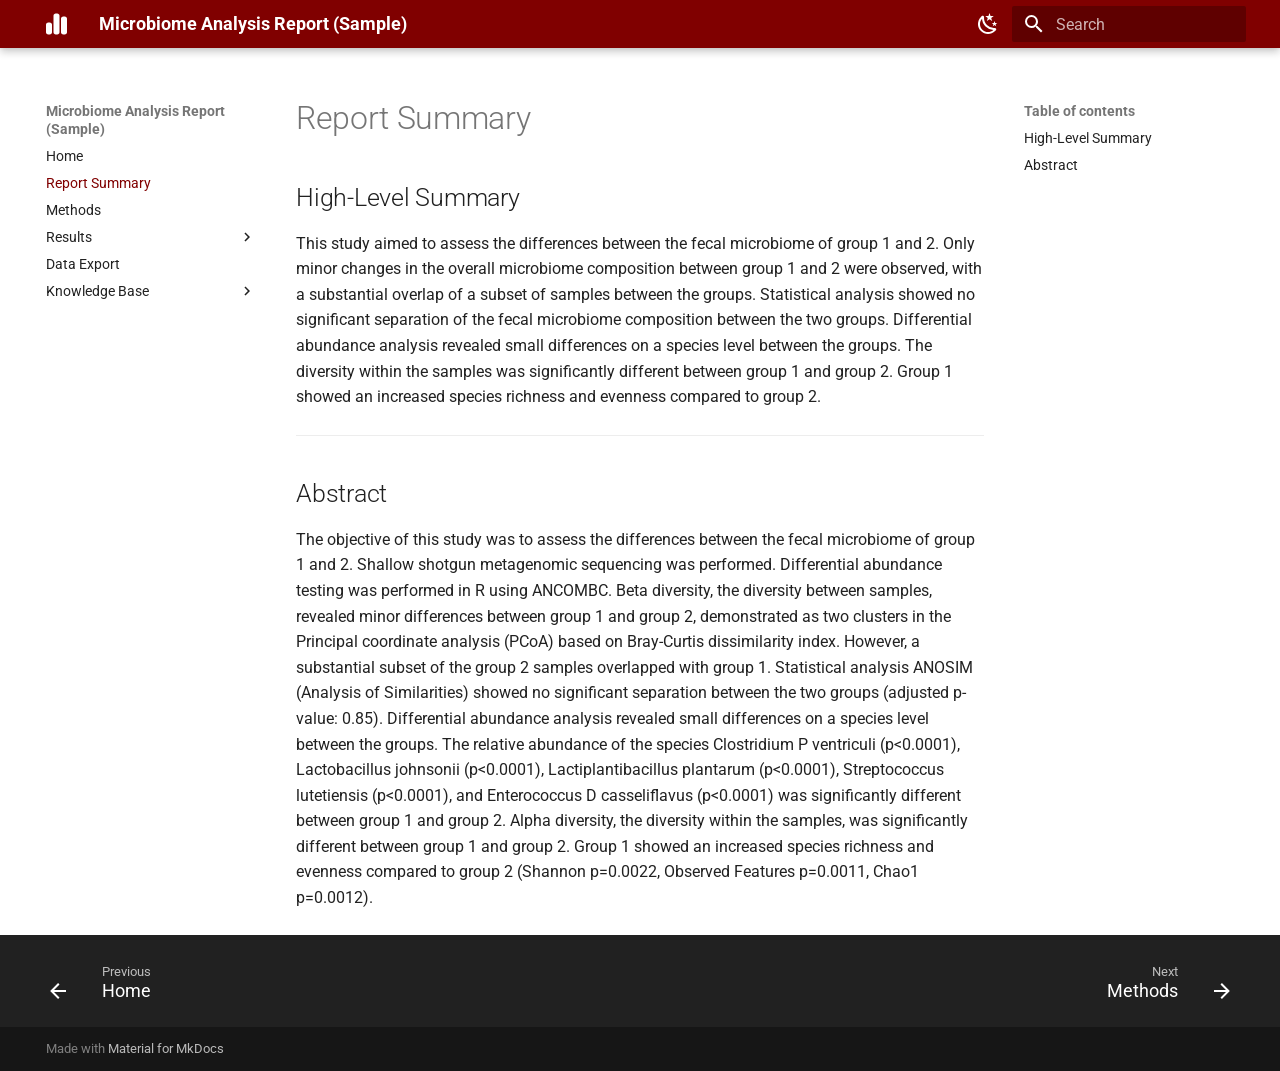
<file: site/report_summary/index.html>
<!doctype html>
<html lang="en" class="no-js">
  <head>
    
      <meta charset="utf-8">
      <meta name="viewport" content="width=device-width,initial-scale=1">
      
      
      
        <link rel="canonical" href="https://jonathanturck02.github.io/GI-lab_report/report_summary/">
      
      
        <link rel="prev" href="..">
      
      
        <link rel="next" href="../methods/">
      
      
      <link rel="icon" href="../assets/favicon.ico">
      <meta name="generator" content="mkdocs-1.6.1, mkdocs-material-9.5.46">
    
    
      
        <title>Report Summary - Microbiome Analysis Report (Sample)</title>
      
    
    
      <link rel="stylesheet" href="../assets/stylesheets/main.6f8fc17f.min.css">
      
        
        <link rel="stylesheet" href="../assets/stylesheets/palette.06af60db.min.css">
      
      


    
    
      
    
    
      
        
        
        <link rel="preconnect" href="https://fonts.gstatic.com" crossorigin>
        <link rel="stylesheet" href="https://fonts.googleapis.com/css?family=Roboto:300,300i,400,400i,700,700i%7CRoboto+Mono:400,400i,700,700i&display=fallback">
        <style>:root{--md-text-font:"Roboto";--md-code-font:"Roboto Mono"}</style>
      
    
    
      <link rel="stylesheet" href="../stylesheets/extra.css">
    
    <script>__md_scope=new URL("..",location),__md_hash=e=>[...e].reduce(((e,_)=>(e<<5)-e+_.charCodeAt(0)),0),__md_get=(e,_=localStorage,t=__md_scope)=>JSON.parse(_.getItem(t.pathname+"."+e)),__md_set=(e,_,t=localStorage,a=__md_scope)=>{try{t.setItem(a.pathname+"."+e,JSON.stringify(_))}catch(e){}}</script>
    
      

    
    
    
  </head>
  
  
    
    
      
    
    
    
    
    <body dir="ltr" data-md-color-scheme="default" data-md-color-primary="custom" data-md-color-accent="blue-grey">
  
    
    <input class="md-toggle" data-md-toggle="drawer" type="checkbox" id="__drawer" autocomplete="off">
    <input class="md-toggle" data-md-toggle="search" type="checkbox" id="__search" autocomplete="off">
    <label class="md-overlay" for="__drawer"></label>
    <div data-md-component="skip">
      
        
        <a href="#high-level-summary" class="md-skip">
          Skip to content
        </a>
      
    </div>
    <div data-md-component="announce">
      
    </div>
    
    
      

  

<header class="md-header md-header--shadow" data-md-component="header">
  <nav class="md-header__inner md-grid" aria-label="Header">
    <a href=".." title="Microbiome Analysis Report (Sample)" class="md-header__button md-logo" aria-label="Microbiome Analysis Report (Sample)" data-md-component="logo">
      
  
  <svg xmlns="http://www.w3.org/2000/svg" viewBox="0 0 448 512"><!--! Font Awesome Free 6.7.1 by @fontawesome - https://fontawesome.com License - https://fontawesome.com/license/free (Icons: CC BY 4.0, Fonts: SIL OFL 1.1, Code: MIT License) Copyright 2024 Fonticons, Inc.--><path d="M160 80c0-26.5 21.5-48 48-48h32c26.5 0 48 21.5 48 48v352c0 26.5-21.5 48-48 48h-32c-26.5 0-48-21.5-48-48zM0 272c0-26.5 21.5-48 48-48h32c26.5 0 48 21.5 48 48v160c0 26.5-21.5 48-48 48H48c-26.5 0-48-21.5-48-48zM368 96h32c26.5 0 48 21.5 48 48v288c0 26.5-21.5 48-48 48h-32c-26.5 0-48-21.5-48-48V144c0-26.5 21.5-48 48-48"/></svg>

    </a>
    <label class="md-header__button md-icon" for="__drawer">
      
      <svg xmlns="http://www.w3.org/2000/svg" viewBox="0 0 24 24"><path d="M3 6h18v2H3zm0 5h18v2H3zm0 5h18v2H3z"/></svg>
    </label>
    <div class="md-header__title" data-md-component="header-title">
      <div class="md-header__ellipsis">
        <div class="md-header__topic">
          <span class="md-ellipsis">
            Microbiome Analysis Report (Sample)
          </span>
        </div>
        <div class="md-header__topic" data-md-component="header-topic">
          <span class="md-ellipsis">
            
              Report Summary
            
          </span>
        </div>
      </div>
    </div>
    
      
        <form class="md-header__option" data-md-component="palette">
  
    
    
    
    <input class="md-option" data-md-color-media="" data-md-color-scheme="default" data-md-color-primary="custom" data-md-color-accent="blue-grey"  aria-label="Light mode"  type="radio" name="__palette" id="__palette_0">
    
      <label class="md-header__button md-icon" title="Light mode" for="__palette_1" hidden>
        <svg xmlns="http://www.w3.org/2000/svg" viewBox="0 0 24 24"><path d="m17.75 4.09-2.53 1.94.91 3.06-2.63-1.81-2.63 1.81.91-3.06-2.53-1.94L12.44 4l1.06-3 1.06 3zm3.5 6.91-1.64 1.25.59 1.98-1.7-1.17-1.7 1.17.59-1.98L15.75 11l2.06-.05L18.5 9l.69 1.95zm-2.28 4.95c.83-.08 1.72 1.1 1.19 1.85-.32.45-.66.87-1.08 1.27C15.17 23 8.84 23 4.94 19.07c-3.91-3.9-3.91-10.24 0-14.14.4-.4.82-.76 1.27-1.08.75-.53 1.93.36 1.85 1.19-.27 2.86.69 5.83 2.89 8.02a9.96 9.96 0 0 0 8.02 2.89m-1.64 2.02a12.08 12.08 0 0 1-7.8-3.47c-2.17-2.19-3.33-5-3.49-7.82-2.81 3.14-2.7 7.96.31 10.98 3.02 3.01 7.84 3.12 10.98.31"/></svg>
      </label>
    
  
    
    
    
    <input class="md-option" data-md-color-media="" data-md-color-scheme="slate" data-md-color-primary="custom" data-md-color-accent="blue-grey"  aria-label="Dark mode"  type="radio" name="__palette" id="__palette_1">
    
      <label class="md-header__button md-icon" title="Dark mode" for="__palette_0" hidden>
        <svg xmlns="http://www.w3.org/2000/svg" viewBox="0 0 24 24"><path d="M12 7a5 5 0 0 1 5 5 5 5 0 0 1-5 5 5 5 0 0 1-5-5 5 5 0 0 1 5-5m0 2a3 3 0 0 0-3 3 3 3 0 0 0 3 3 3 3 0 0 0 3-3 3 3 0 0 0-3-3m0-7 2.39 3.42C13.65 5.15 12.84 5 12 5s-1.65.15-2.39.42zM3.34 7l4.16-.35A7.2 7.2 0 0 0 5.94 8.5c-.44.74-.69 1.5-.83 2.29zm.02 10 1.76-3.77a7.131 7.131 0 0 0 2.38 4.14zM20.65 7l-1.77 3.79a7.02 7.02 0 0 0-2.38-4.15zm-.01 10-4.14.36c.59-.51 1.12-1.14 1.54-1.86.42-.73.69-1.5.83-2.29zM12 22l-2.41-3.44c.74.27 1.55.44 2.41.44.82 0 1.63-.17 2.37-.44z"/></svg>
      </label>
    
  
</form>
      
    
    
      <script>var palette=__md_get("__palette");if(palette&&palette.color){if("(prefers-color-scheme)"===palette.color.media){var media=matchMedia("(prefers-color-scheme: light)"),input=document.querySelector(media.matches?"[data-md-color-media='(prefers-color-scheme: light)']":"[data-md-color-media='(prefers-color-scheme: dark)']");palette.color.media=input.getAttribute("data-md-color-media"),palette.color.scheme=input.getAttribute("data-md-color-scheme"),palette.color.primary=input.getAttribute("data-md-color-primary"),palette.color.accent=input.getAttribute("data-md-color-accent")}for(var[key,value]of Object.entries(palette.color))document.body.setAttribute("data-md-color-"+key,value)}</script>
    
    
    
      <label class="md-header__button md-icon" for="__search">
        
        <svg xmlns="http://www.w3.org/2000/svg" viewBox="0 0 24 24"><path d="M9.5 3A6.5 6.5 0 0 1 16 9.5c0 1.61-.59 3.09-1.56 4.23l.27.27h.79l5 5-1.5 1.5-5-5v-.79l-.27-.27A6.52 6.52 0 0 1 9.5 16 6.5 6.5 0 0 1 3 9.5 6.5 6.5 0 0 1 9.5 3m0 2C7 5 5 7 5 9.5S7 14 9.5 14 14 12 14 9.5 12 5 9.5 5"/></svg>
      </label>
      <div class="md-search" data-md-component="search" role="dialog">
  <label class="md-search__overlay" for="__search"></label>
  <div class="md-search__inner" role="search">
    <form class="md-search__form" name="search">
      <input type="text" class="md-search__input" name="query" aria-label="Search" placeholder="Search" autocapitalize="off" autocorrect="off" autocomplete="off" spellcheck="false" data-md-component="search-query" required>
      <label class="md-search__icon md-icon" for="__search">
        
        <svg xmlns="http://www.w3.org/2000/svg" viewBox="0 0 24 24"><path d="M9.5 3A6.5 6.5 0 0 1 16 9.5c0 1.61-.59 3.09-1.56 4.23l.27.27h.79l5 5-1.5 1.5-5-5v-.79l-.27-.27A6.52 6.52 0 0 1 9.5 16 6.5 6.5 0 0 1 3 9.5 6.5 6.5 0 0 1 9.5 3m0 2C7 5 5 7 5 9.5S7 14 9.5 14 14 12 14 9.5 12 5 9.5 5"/></svg>
        
        <svg xmlns="http://www.w3.org/2000/svg" viewBox="0 0 24 24"><path d="M20 11v2H8l5.5 5.5-1.42 1.42L4.16 12l7.92-7.92L13.5 5.5 8 11z"/></svg>
      </label>
      <nav class="md-search__options" aria-label="Search">
        
        <button type="reset" class="md-search__icon md-icon" title="Clear" aria-label="Clear" tabindex="-1">
          
          <svg xmlns="http://www.w3.org/2000/svg" viewBox="0 0 24 24"><path d="M19 6.41 17.59 5 12 10.59 6.41 5 5 6.41 10.59 12 5 17.59 6.41 19 12 13.41 17.59 19 19 17.59 13.41 12z"/></svg>
        </button>
      </nav>
      
    </form>
    <div class="md-search__output">
      <div class="md-search__scrollwrap" tabindex="0" data-md-scrollfix>
        <div class="md-search-result" data-md-component="search-result">
          <div class="md-search-result__meta">
            Initializing search
          </div>
          <ol class="md-search-result__list" role="presentation"></ol>
        </div>
      </div>
    </div>
  </div>
</div>
    
    
  </nav>
  
</header>
    
    <div class="md-container" data-md-component="container">
      
      
        
          
        
      
      <main class="md-main" data-md-component="main">
        <div class="md-main__inner md-grid">
          
            
              
              <div class="md-sidebar md-sidebar--primary" data-md-component="sidebar" data-md-type="navigation" >
                <div class="md-sidebar__scrollwrap">
                  <div class="md-sidebar__inner">
                    



<nav class="md-nav md-nav--primary" aria-label="Navigation" data-md-level="0">
  <label class="md-nav__title" for="__drawer">
    <a href=".." title="Microbiome Analysis Report (Sample)" class="md-nav__button md-logo" aria-label="Microbiome Analysis Report (Sample)" data-md-component="logo">
      
  
  <svg xmlns="http://www.w3.org/2000/svg" viewBox="0 0 448 512"><!--! Font Awesome Free 6.7.1 by @fontawesome - https://fontawesome.com License - https://fontawesome.com/license/free (Icons: CC BY 4.0, Fonts: SIL OFL 1.1, Code: MIT License) Copyright 2024 Fonticons, Inc.--><path d="M160 80c0-26.5 21.5-48 48-48h32c26.5 0 48 21.5 48 48v352c0 26.5-21.5 48-48 48h-32c-26.5 0-48-21.5-48-48zM0 272c0-26.5 21.5-48 48-48h32c26.5 0 48 21.5 48 48v160c0 26.5-21.5 48-48 48H48c-26.5 0-48-21.5-48-48zM368 96h32c26.5 0 48 21.5 48 48v288c0 26.5-21.5 48-48 48h-32c-26.5 0-48-21.5-48-48V144c0-26.5 21.5-48 48-48"/></svg>

    </a>
    Microbiome Analysis Report (Sample)
  </label>
  
  <ul class="md-nav__list" data-md-scrollfix>
    
      
      
  
  
  
  
    <li class="md-nav__item">
      <a href=".." class="md-nav__link">
        
  
  <span class="md-ellipsis">
    Home
  </span>
  

      </a>
    </li>
  

    
      
      
  
  
    
  
  
  
    <li class="md-nav__item md-nav__item--active">
      
      <input class="md-nav__toggle md-toggle" type="checkbox" id="__toc">
      
      
      
        <label class="md-nav__link md-nav__link--active" for="__toc">
          
  
  <span class="md-ellipsis">
    Report Summary
  </span>
  

          <span class="md-nav__icon md-icon"></span>
        </label>
      
      <a href="./" class="md-nav__link md-nav__link--active">
        
  
  <span class="md-ellipsis">
    Report Summary
  </span>
  

      </a>
      
        

<nav class="md-nav md-nav--secondary" aria-label="Table of contents">
  
  
  
  
    <label class="md-nav__title" for="__toc">
      <span class="md-nav__icon md-icon"></span>
      Table of contents
    </label>
    <ul class="md-nav__list" data-md-component="toc" data-md-scrollfix>
      
        <li class="md-nav__item">
  <a href="#high-level-summary" class="md-nav__link">
    <span class="md-ellipsis">
      High-Level Summary
    </span>
  </a>
  
</li>
      
        <li class="md-nav__item">
  <a href="#abstract" class="md-nav__link">
    <span class="md-ellipsis">
      Abstract
    </span>
  </a>
  
</li>
      
    </ul>
  
</nav>
      
    </li>
  

    
      
      
  
  
  
  
    <li class="md-nav__item">
      <a href="../methods/" class="md-nav__link">
        
  
  <span class="md-ellipsis">
    Methods
  </span>
  

      </a>
    </li>
  

    
      
      
  
  
  
  
    
    
    
    
    <li class="md-nav__item md-nav__item--nested">
      
        
        
        <input class="md-nav__toggle md-toggle " type="checkbox" id="__nav_4" >
        
          
          <label class="md-nav__link" for="__nav_4" id="__nav_4_label" tabindex="0">
            
  
  <span class="md-ellipsis">
    Results
  </span>
  

            <span class="md-nav__icon md-icon"></span>
          </label>
        
        <nav class="md-nav" data-md-level="1" aria-labelledby="__nav_4_label" aria-expanded="false">
          <label class="md-nav__title" for="__nav_4">
            <span class="md-nav__icon md-icon"></span>
            Results
          </label>
          <ul class="md-nav__list" data-md-scrollfix>
            
              
                
  
  
  
  
    <li class="md-nav__item">
      <a href="../alpha_div/" class="md-nav__link">
        
  
  <span class="md-ellipsis">
    Alpha Diversity
  </span>
  

      </a>
    </li>
  

              
            
              
                
  
  
  
  
    <li class="md-nav__item">
      <a href="../beta_div/" class="md-nav__link">
        
  
  <span class="md-ellipsis">
    Beta Diversity
  </span>
  

      </a>
    </li>
  

              
            
              
                
  
  
  
  
    <li class="md-nav__item">
      <a href="../taxa_summary/" class="md-nav__link">
        
  
  <span class="md-ellipsis">
    Taxa Summary
  </span>
  

      </a>
    </li>
  

              
            
          </ul>
        </nav>
      
    </li>
  

    
      
      
  
  
  
  
    <li class="md-nav__item">
      <a href="../data/" class="md-nav__link">
        
  
  <span class="md-ellipsis">
    Data Export
  </span>
  

      </a>
    </li>
  

    
      
      
  
  
  
  
    
    
    
    
    <li class="md-nav__item md-nav__item--nested">
      
        
        
        <input class="md-nav__toggle md-toggle " type="checkbox" id="__nav_6" >
        
          
          <label class="md-nav__link" for="__nav_6" id="__nav_6_label" tabindex="0">
            
  
  <span class="md-ellipsis">
    Knowledge Base
  </span>
  

            <span class="md-nav__icon md-icon"></span>
          </label>
        
        <nav class="md-nav" data-md-level="1" aria-labelledby="__nav_6_label" aria-expanded="false">
          <label class="md-nav__title" for="__nav_6">
            <span class="md-nav__icon md-icon"></span>
            Knowledge Base
          </label>
          <ul class="md-nav__list" data-md-scrollfix>
            
              
                
  
  
  
  
    <li class="md-nav__item">
      <a href="../16S_vs_shotgun/" class="md-nav__link">
        
  
  <span class="md-ellipsis">
    16S vs Shotgun Metagenomics
  </span>
  

      </a>
    </li>
  

              
            
          </ul>
        </nav>
      
    </li>
  

    
  </ul>
</nav>
                  </div>
                </div>
              </div>
            
            
              
              <div class="md-sidebar md-sidebar--secondary" data-md-component="sidebar" data-md-type="toc" >
                <div class="md-sidebar__scrollwrap">
                  <div class="md-sidebar__inner">
                    

<nav class="md-nav md-nav--secondary" aria-label="Table of contents">
  
  
  
  
    <label class="md-nav__title" for="__toc">
      <span class="md-nav__icon md-icon"></span>
      Table of contents
    </label>
    <ul class="md-nav__list" data-md-component="toc" data-md-scrollfix>
      
        <li class="md-nav__item">
  <a href="#high-level-summary" class="md-nav__link">
    <span class="md-ellipsis">
      High-Level Summary
    </span>
  </a>
  
</li>
      
        <li class="md-nav__item">
  <a href="#abstract" class="md-nav__link">
    <span class="md-ellipsis">
      Abstract
    </span>
  </a>
  
</li>
      
    </ul>
  
</nav>
                  </div>
                </div>
              </div>
            
          
          
            <div class="md-content" data-md-component="content">
              <article class="md-content__inner md-typeset">
                
                  


  <h1>Report Summary</h1>

<h2 id="high-level-summary">High-Level Summary</h2>
<p>This study aimed to assess the differences between the fecal microbiome of group 1 and 2. Only minor changes in the overall microbiome composition between group 1 and 2 were observed, with a substantial overlap of a subset of samples between the groups. Statistical analysis showed no significant separation of the fecal microbiome composition between the two groups. Differential abundance analysis revealed small differences on a species level between the groups. The diversity within the samples was significantly different between group 1 and group 2. Group 1 showed an increased species richness and evenness compared to group 2.</p>
<hr />
<h2 id="abstract">Abstract</h2>
<p>The objective of this study was to assess the differences between the fecal microbiome of group 1 and 2. Shallow shotgun metagenomic sequencing was performed. Differential abundance testing was performed in R using ANCOMBC. Beta diversity, the diversity between samples, revealed minor differences between group 1 and group 2, demonstrated as two clusters in the Principal coordinate analysis (PCoA) based on Bray-Curtis dissimilarity index. However, a substantial subset of the group 2 samples overlapped with group 1. Statistical analysis ANOSIM (Analysis of Similarities) showed no significant separation between the two groups (adjusted p-value: 0.85). Differential abundance analysis revealed small differences on a species level between the groups. The relative abundance of the species Clostridium P ventriculi (p&lt;0.0001), Lactobacillus johnsonii (p&lt;0.0001), Lactiplantibacillus plantarum (p&lt;0.0001), Streptococcus lutetiensis (p&lt;0.0001), and Enterococcus D casseliflavus (p&lt;0.0001) was significantly different between group 1 and group 2. Alpha diversity, the diversity within the samples, was significantly different between group 1 and group 2. Group 1 showed an increased species richness and evenness compared to group 2 (Shannon p=0.0022, Observed Features p=0.0011, Chao1 p=0.0012).</p>












                
              </article>
            </div>
          
          
<script>var target=document.getElementById(location.hash.slice(1));target&&target.name&&(target.checked=target.name.startsWith("__tabbed_"))</script>
        </div>
        
      </main>
      
        <footer class="md-footer">
  
    
      
      <nav class="md-footer__inner md-grid" aria-label="Footer" >
        
          
          <a href=".." class="md-footer__link md-footer__link--prev" aria-label="Previous: Home">
            <div class="md-footer__button md-icon">
              
              <svg xmlns="http://www.w3.org/2000/svg" viewBox="0 0 24 24"><path d="M20 11v2H8l5.5 5.5-1.42 1.42L4.16 12l7.92-7.92L13.5 5.5 8 11z"/></svg>
            </div>
            <div class="md-footer__title">
              <span class="md-footer__direction">
                Previous
              </span>
              <div class="md-ellipsis">
                Home
              </div>
            </div>
          </a>
        
        
          
          <a href="../methods/" class="md-footer__link md-footer__link--next" aria-label="Next: Methods">
            <div class="md-footer__title">
              <span class="md-footer__direction">
                Next
              </span>
              <div class="md-ellipsis">
                Methods
              </div>
            </div>
            <div class="md-footer__button md-icon">
              
              <svg xmlns="http://www.w3.org/2000/svg" viewBox="0 0 24 24"><path d="M4 11v2h12l-5.5 5.5 1.42 1.42L19.84 12l-7.92-7.92L10.5 5.5 16 11z"/></svg>
            </div>
          </a>
        
      </nav>
    
  
  <div class="md-footer-meta md-typeset">
    <div class="md-footer-meta__inner md-grid">
      <div class="md-copyright">
  
  
    Made with
    <a href="https://squidfunk.github.io/mkdocs-material/" target="_blank" rel="noopener">
      Material for MkDocs
    </a>
  
</div>
      
    </div>
  </div>
</footer>
      
    </div>
    <div class="md-dialog" data-md-component="dialog">
      <div class="md-dialog__inner md-typeset"></div>
    </div>
    
    
    <script id="__config" type="application/json">{"base": "..", "features": ["navigation.footer"], "search": "../assets/javascripts/workers/search.6ce7567c.min.js", "translations": {"clipboard.copied": "Copied to clipboard", "clipboard.copy": "Copy to clipboard", "search.result.more.one": "1 more on this page", "search.result.more.other": "# more on this page", "search.result.none": "No matching documents", "search.result.one": "1 matching document", "search.result.other": "# matching documents", "search.result.placeholder": "Type to start searching", "search.result.term.missing": "Missing", "select.version": "Select version"}}</script>
    
    
      <script src="../assets/javascripts/bundle.83f73b43.min.js"></script>
      
    
  </body>
</html>
</file>
<file: site/stylesheets/extra.css>
:root {
    --md-primary-fg-color:        #800000; /* Maroon */
    --md-primary-fg-color--light: #C08080; /* Light Maroon */
    --md-primary-fg-color--dark:  #400000; /* Dark Maroon */
}
</file>
<file: assets/stylesheets/main.6f8fc17f.min.css>
@charset "UTF-8";html{-webkit-text-size-adjust:none;-moz-text-size-adjust:none;text-size-adjust:none;box-sizing:border-box}*,:after,:before{box-sizing:inherit}@media (prefers-reduced-motion){*,:after,:before{transition:none!important}}body{margin:0}a,button,input,label{-webkit-tap-highlight-color:transparent}a{color:inherit;text-decoration:none}hr{border:0;box-sizing:initial;display:block;height:.05rem;overflow:visible;padding:0}small{font-size:80%}sub,sup{line-height:1em}img{border-style:none}table{border-collapse:initial;border-spacing:0}td,th{font-weight:400;vertical-align:top}button{background:#0000;border:0;font-family:inherit;font-size:inherit;margin:0;padding:0}input{border:0;outline:none}:root{--md-primary-fg-color:#4051b5;--md-primary-fg-color--light:#5d6cc0;--md-primary-fg-color--dark:#303fa1;--md-primary-bg-color:#fff;--md-primary-bg-color--light:#ffffffb3;--md-accent-fg-color:#526cfe;--md-accent-fg-color--transparent:#526cfe1a;--md-accent-bg-color:#fff;--md-accent-bg-color--light:#ffffffb3}[data-md-color-scheme=default]{color-scheme:light}[data-md-color-scheme=default] img[src$="#gh-dark-mode-only"],[data-md-color-scheme=default] img[src$="#only-dark"]{display:none}:root,[data-md-color-scheme=default]{--md-hue:225deg;--md-default-fg-color:#000000de;--md-default-fg-color--light:#0000008a;--md-default-fg-color--lighter:#00000052;--md-default-fg-color--lightest:#00000012;--md-default-bg-color:#fff;--md-default-bg-color--light:#ffffffb3;--md-default-bg-color--lighter:#ffffff4d;--md-default-bg-color--lightest:#ffffff1f;--md-code-fg-color:#36464e;--md-code-bg-color:#f5f5f5;--md-code-hl-color:#4287ff;--md-code-hl-color--light:#4287ff1a;--md-code-hl-number-color:#d52a2a;--md-code-hl-special-color:#db1457;--md-code-hl-function-color:#a846b9;--md-code-hl-constant-color:#6e59d9;--md-code-hl-keyword-color:#3f6ec6;--md-code-hl-string-color:#1c7d4d;--md-code-hl-name-color:var(--md-code-fg-color);--md-code-hl-operator-color:var(--md-default-fg-color--light);--md-code-hl-punctuation-color:var(--md-default-fg-color--light);--md-code-hl-comment-color:var(--md-default-fg-color--light);--md-code-hl-generic-color:var(--md-default-fg-color--light);--md-code-hl-variable-color:var(--md-default-fg-color--light);--md-typeset-color:var(--md-default-fg-color);--md-typeset-a-color:var(--md-primary-fg-color);--md-typeset-del-color:#f5503d26;--md-typeset-ins-color:#0bd57026;--md-typeset-kbd-color:#fafafa;--md-typeset-kbd-accent-color:#fff;--md-typeset-kbd-border-color:#b8b8b8;--md-typeset-mark-color:#ffff0080;--md-typeset-table-color:#0000001f;--md-typeset-table-color--light:rgba(0,0,0,.035);--md-admonition-fg-color:var(--md-default-fg-color);--md-admonition-bg-color:var(--md-default-bg-color);--md-warning-fg-color:#000000de;--md-warning-bg-color:#ff9;--md-footer-fg-color:#fff;--md-footer-fg-color--light:#ffffffb3;--md-footer-fg-color--lighter:#ffffff73;--md-footer-bg-color:#000000de;--md-footer-bg-color--dark:#00000052;--md-shadow-z1:0 0.2rem 0.5rem #0000000d,0 0 0.05rem #0000001a;--md-shadow-z2:0 0.2rem 0.5rem #0000001a,0 0 0.05rem #00000040;--md-shadow-z3:0 0.2rem 0.5rem #0003,0 0 0.05rem #00000059}.md-icon svg{fill:currentcolor;display:block;height:1.2rem;width:1.2rem}body{-webkit-font-smoothing:antialiased;-moz-osx-font-smoothing:grayscale;--md-text-font-family:var(--md-text-font,_),-apple-system,BlinkMacSystemFont,Helvetica,Arial,sans-serif;--md-code-font-family:var(--md-code-font,_),SFMono-Regular,Consolas,Menlo,monospace}aside,body,input{font-feature-settings:"kern","liga";color:var(--md-typeset-color);font-family:var(--md-text-font-family)}code,kbd,pre{font-feature-settings:"kern";font-family:var(--md-code-font-family)}:root{--md-typeset-table-sort-icon:url('data:image/svg+xml;charset=utf-8,<svg xmlns="http://www.w3.org/2000/svg" viewBox="0 0 24 24"><path d="m18 21-4-4h3V7h-3l4-4 4 4h-3v10h3M2 19v-2h10v2M2 13v-2h7v2M2 7V5h4v2z"/></svg>');--md-typeset-table-sort-icon--asc:url('data:image/svg+xml;charset=utf-8,<svg xmlns="http://www.w3.org/2000/svg" viewBox="0 0 24 24"><path d="M19 17h3l-4 4-4-4h3V3h2M2 17h10v2H2M6 5v2H2V5m0 6h7v2H2z"/></svg>');--md-typeset-table-sort-icon--desc:url('data:image/svg+xml;charset=utf-8,<svg xmlns="http://www.w3.org/2000/svg" viewBox="0 0 24 24"><path d="M19 7h3l-4-4-4 4h3v14h2M2 17h10v2H2M6 5v2H2V5m0 6h7v2H2z"/></svg>')}.md-typeset{-webkit-print-color-adjust:exact;color-adjust:exact;font-size:.8rem;line-height:1.6}@media print{.md-typeset{font-size:.68rem}}.md-typeset blockquote,.md-typeset dl,.md-typeset figure,.md-typeset ol,.md-typeset pre,.md-typeset ul{margin-bottom:1em;margin-top:1em}.md-typeset h1{color:var(--md-default-fg-color--light);font-size:2em;line-height:1.3;margin:0 0 1.25em}.md-typeset h1,.md-typeset h2{font-weight:300;letter-spacing:-.01em}.md-typeset h2{font-size:1.5625em;line-height:1.4;margin:1.6em 0 .64em}.md-typeset h3{font-size:1.25em;font-weight:400;letter-spacing:-.01em;line-height:1.5;margin:1.6em 0 .8em}.md-typeset h2+h3{margin-top:.8em}.md-typeset h4{font-weight:700;letter-spacing:-.01em;margin:1em 0}.md-typeset h5,.md-typeset h6{color:var(--md-default-fg-color--light);font-size:.8em;font-weight:700;letter-spacing:-.01em;margin:1.25em 0}.md-typeset h5{text-transform:uppercase}.md-typeset h5 code{text-transform:none}.md-typeset hr{border-bottom:.05rem solid var(--md-default-fg-color--lightest);display:flow-root;margin:1.5em 0}.md-typeset a{color:var(--md-typeset-a-color);word-break:break-word}.md-typeset a,.md-typeset a:before{transition:color 125ms}.md-typeset a:focus,.md-typeset a:hover{color:var(--md-accent-fg-color)}.md-typeset a:focus code,.md-typeset a:hover code{background-color:var(--md-accent-fg-color--transparent)}.md-typeset a code{color:currentcolor;transition:background-color 125ms}.md-typeset a.focus-visible{outline-color:var(--md-accent-fg-color);outline-offset:.2rem}.md-typeset code,.md-typeset kbd,.md-typeset pre{color:var(--md-code-fg-color);direction:ltr;font-variant-ligatures:none}@media print{.md-typeset code,.md-typeset kbd,.md-typeset pre{white-space:pre-wrap}}.md-typeset code{background-color:var(--md-code-bg-color);border-radius:.1rem;-webkit-box-decoration-break:clone;box-decoration-break:clone;font-size:.85em;padding:0 .2941176471em;word-break:break-word}.md-typeset code:not(.focus-visible){-webkit-tap-highlight-color:transparent;outline:none}.md-typeset pre{display:flow-root;line-height:1.4;position:relative}.md-typeset pre>code{-webkit-box-decoration-break:slice;box-decoration-break:slice;box-shadow:none;display:block;margin:0;outline-color:var(--md-accent-fg-color);overflow:auto;padding:.7720588235em 1.1764705882em;scrollbar-color:var(--md-default-fg-color--lighter) #0000;scrollbar-width:thin;touch-action:auto;word-break:normal}.md-typeset pre>code:hover{scrollbar-color:var(--md-accent-fg-color) #0000}.md-typeset pre>code::-webkit-scrollbar{height:.2rem;width:.2rem}.md-typeset pre>code::-webkit-scrollbar-thumb{background-color:var(--md-default-fg-color--lighter)}.md-typeset pre>code::-webkit-scrollbar-thumb:hover{background-color:var(--md-accent-fg-color)}.md-typeset kbd{background-color:var(--md-typeset-kbd-color);border-radius:.1rem;box-shadow:0 .1rem 0 .05rem var(--md-typeset-kbd-border-color),0 .1rem 0 var(--md-typeset-kbd-border-color),0 -.1rem .2rem var(--md-typeset-kbd-accent-color) inset;color:var(--md-default-fg-color);display:inline-block;font-size:.75em;padding:0 .6666666667em;vertical-align:text-top;word-break:break-word}.md-typeset mark{background-color:var(--md-typeset-mark-color);-webkit-box-decoration-break:clone;box-decoration-break:clone;color:inherit;word-break:break-word}.md-typeset abbr{border-bottom:.05rem dotted var(--md-default-fg-color--light);cursor:help;text-decoration:none}.md-typeset small{opacity:.75}[dir=ltr] .md-typeset sub,[dir=ltr] .md-typeset sup{margin-left:.078125em}[dir=rtl] .md-typeset sub,[dir=rtl] .md-typeset sup{margin-right:.078125em}[dir=ltr] .md-typeset blockquote{padding-left:.6rem}[dir=rtl] .md-typeset blockquote{padding-right:.6rem}[dir=ltr] .md-typeset blockquote{border-left:.2rem solid var(--md-default-fg-color--lighter)}[dir=rtl] .md-typeset blockquote{border-right:.2rem solid var(--md-default-fg-color--lighter)}.md-typeset blockquote{color:var(--md-default-fg-color--light);margin-left:0;margin-right:0}.md-typeset ul{list-style-type:disc}.md-typeset ul[type]{list-style-type:revert-layer}[dir=ltr] .md-typeset ol,[dir=ltr] .md-typeset ul{margin-left:.625em}[dir=rtl] .md-typeset ol,[dir=rtl] .md-typeset ul{margin-right:.625em}.md-typeset ol,.md-typeset ul{padding:0}.md-typeset ol:not([hidden]),.md-typeset ul:not([hidden]){display:flow-root}.md-typeset ol ol,.md-typeset ul ol{list-style-type:lower-alpha}.md-typeset ol ol ol,.md-typeset ul ol ol{list-style-type:lower-roman}.md-typeset ol ol ol ol,.md-typeset ul ol ol ol{list-style-type:upper-alpha}.md-typeset ol ol ol ol ol,.md-typeset ul ol ol ol ol{list-style-type:upper-roman}.md-typeset ol[type],.md-typeset ul[type]{list-style-type:revert-layer}[dir=ltr] .md-typeset ol li,[dir=ltr] .md-typeset ul li{margin-left:1.25em}[dir=rtl] .md-typeset ol li,[dir=rtl] .md-typeset ul li{margin-right:1.25em}.md-typeset ol li,.md-typeset ul li{margin-bottom:.5em}.md-typeset ol li blockquote,.md-typeset ol li p,.md-typeset ul li blockquote,.md-typeset ul li p{margin:.5em 0}.md-typeset ol li:last-child,.md-typeset ul li:last-child{margin-bottom:0}[dir=ltr] .md-typeset ol li ol,[dir=ltr] .md-typeset ol li ul,[dir=ltr] .md-typeset ul li ol,[dir=ltr] .md-typeset ul li ul{margin-left:.625em}[dir=rtl] .md-typeset ol li ol,[dir=rtl] .md-typeset ol li ul,[dir=rtl] .md-typeset ul li ol,[dir=rtl] .md-typeset ul li ul{margin-right:.625em}.md-typeset ol li ol,.md-typeset ol li ul,.md-typeset ul li ol,.md-typeset ul li ul{margin-bottom:.5em;margin-top:.5em}[dir=ltr] .md-typeset dd{margin-left:1.875em}[dir=rtl] .md-typeset dd{margin-right:1.875em}.md-typeset dd{margin-bottom:1.5em;margin-top:1em}.md-typeset img,.md-typeset svg,.md-typeset video{height:auto;max-width:100%}.md-typeset img[align=left]{margin:1em 1em 1em 0}.md-typeset img[align=right]{margin:1em 0 1em 1em}.md-typeset img[align]:only-child{margin-top:0}.md-typeset figure{display:flow-root;margin:1em auto;max-width:100%;text-align:center;width:-moz-fit-content;width:fit-content}.md-typeset figure img{display:block;margin:0 auto}.md-typeset figcaption{font-style:italic;margin:1em auto;max-width:24rem}.md-typeset iframe{max-width:100%}.md-typeset table:not([class]){background-color:var(--md-default-bg-color);border:.05rem solid var(--md-typeset-table-color);border-radius:.1rem;display:inline-block;font-size:.64rem;max-width:100%;overflow:auto;touch-action:auto}@media print{.md-typeset table:not([class]){display:table}}.md-typeset table:not([class])+*{margin-top:1.5em}.md-typeset table:not([class]) td>:first-child,.md-typeset table:not([class]) th>:first-child{margin-top:0}.md-typeset table:not([class]) td>:last-child,.md-typeset table:not([class]) th>:last-child{margin-bottom:0}.md-typeset table:not([class]) td:not([align]),.md-typeset table:not([class]) th:not([align]){text-align:left}[dir=rtl] .md-typeset table:not([class]) td:not([align]),[dir=rtl] .md-typeset table:not([class]) th:not([align]){text-align:right}.md-typeset table:not([class]) th{font-weight:700;min-width:5rem;padding:.9375em 1.25em;vertical-align:top}.md-typeset table:not([class]) td{border-top:.05rem solid var(--md-typeset-table-color);padding:.9375em 1.25em;vertical-align:top}.md-typeset table:not([class]) tbody tr{transition:background-color 125ms}.md-typeset table:not([class]) tbody tr:hover{background-color:var(--md-typeset-table-color--light);box-shadow:0 .05rem 0 var(--md-default-bg-color) inset}.md-typeset table:not([class]) a{word-break:normal}.md-typeset table th[role=columnheader]{cursor:pointer}[dir=ltr] .md-typeset table th[role=columnheader]:after{margin-left:.5em}[dir=rtl] .md-typeset table th[role=columnheader]:after{margin-right:.5em}.md-typeset table th[role=columnheader]:after{content:"";display:inline-block;height:1.2em;-webkit-mask-image:var(--md-typeset-table-sort-icon);mask-image:var(--md-typeset-table-sort-icon);-webkit-mask-repeat:no-repeat;mask-repeat:no-repeat;-webkit-mask-size:contain;mask-size:contain;transition:background-color 125ms;vertical-align:text-bottom;width:1.2em}.md-typeset table th[role=columnheader]:hover:after{background-color:var(--md-default-fg-color--lighter)}.md-typeset table th[role=columnheader][aria-sort=ascending]:after{background-color:var(--md-default-fg-color--light);-webkit-mask-image:var(--md-typeset-table-sort-icon--asc);mask-image:var(--md-typeset-table-sort-icon--asc)}.md-typeset table th[role=columnheader][aria-sort=descending]:after{background-color:var(--md-default-fg-color--light);-webkit-mask-image:var(--md-typeset-table-sort-icon--desc);mask-image:var(--md-typeset-table-sort-icon--desc)}.md-typeset__scrollwrap{margin:1em -.8rem;overflow-x:auto;touch-action:auto}.md-typeset__table{display:inline-block;margin-bottom:.5em;padding:0 .8rem}@media print{.md-typeset__table{display:block}}html .md-typeset__table table{display:table;margin:0;overflow:hidden;width:100%}@media screen and (max-width:44.984375em){.md-content__inner>pre{margin:1em -.8rem}.md-content__inner>pre code{border-radius:0}}.md-typeset .md-author{border-radius:100%;display:block;flex-shrink:0;height:1.6rem;overflow:hidden;position:relative;transition:color 125ms,transform 125ms;width:1.6rem}.md-typeset .md-author img{display:block}.md-typeset .md-author--more{background:var(--md-default-fg-color--lightest);color:var(--md-default-fg-color--lighter);font-size:.6rem;font-weight:700;line-height:1.6rem;text-align:center}.md-typeset .md-author--long{height:2.4rem;width:2.4rem}.md-typeset a.md-author{transform:scale(1)}.md-typeset a.md-author img{border-radius:100%;filter:grayscale(100%) opacity(75%);transition:filter 125ms}.md-typeset a.md-author:focus,.md-typeset a.md-author:hover{transform:scale(1.1);z-index:1}.md-typeset a.md-author:focus img,.md-typeset a.md-author:hover img{filter:grayscale(0)}.md-banner{background-color:var(--md-footer-bg-color);color:var(--md-footer-fg-color);overflow:auto}@media print{.md-banner{display:none}}.md-banner--warning{background-color:var(--md-warning-bg-color);color:var(--md-warning-fg-color)}.md-banner__inner{font-size:.7rem;margin:.6rem auto;padding:0 .8rem}[dir=ltr] .md-banner__button{float:right}[dir=rtl] .md-banner__button{float:left}.md-banner__button{color:inherit;cursor:pointer;transition:opacity .25s}.no-js .md-banner__button{display:none}.md-banner__button:hover{opacity:.7}html{font-size:125%;height:100%;overflow-x:hidden}@media screen and (min-width:100em){html{font-size:137.5%}}@media screen and (min-width:125em){html{font-size:150%}}body{background-color:var(--md-default-bg-color);display:flex;flex-direction:column;font-size:.5rem;min-height:100%;position:relative;width:100%}@media print{body{display:block}}@media screen and (max-width:59.984375em){body[data-md-scrolllock]{position:fixed}}.md-grid{margin-left:auto;margin-right:auto;max-width:61rem}.md-container{display:flex;flex-direction:column;flex-grow:1}@media print{.md-container{display:block}}.md-main{flex-grow:1}.md-main__inner{display:flex;height:100%;margin-top:1.5rem}.md-ellipsis{overflow:hidden;text-overflow:ellipsis}.md-toggle{display:none}.md-option{height:0;opacity:0;position:absolute;width:0}.md-option:checked+label:not([hidden]){display:block}.md-option.focus-visible+label{outline-color:var(--md-accent-fg-color);outline-style:auto}.md-skip{background-color:var(--md-default-fg-color);border-radius:.1rem;color:var(--md-default-bg-color);font-size:.64rem;margin:.5rem;opacity:0;outline-color:var(--md-accent-fg-color);padding:.3rem .5rem;position:fixed;transform:translateY(.4rem);z-index:-1}.md-skip:focus{opacity:1;transform:translateY(0);transition:transform .25s cubic-bezier(.4,0,.2,1),opacity 175ms 75ms;z-index:10}@page{margin:25mm}:root{--md-clipboard-icon:url('data:image/svg+xml;charset=utf-8,<svg xmlns="http://www.w3.org/2000/svg" viewBox="0 0 24 24"><path d="M19 21H8V7h11m0-2H8a2 2 0 0 0-2 2v14a2 2 0 0 0 2 2h11a2 2 0 0 0 2-2V7a2 2 0 0 0-2-2m-3-4H4a2 2 0 0 0-2 2v14h2V3h12z"/></svg>')}.md-clipboard{border-radius:.1rem;color:var(--md-default-fg-color--lightest);cursor:pointer;height:1.5em;outline-color:var(--md-accent-fg-color);outline-offset:.1rem;position:absolute;right:.5em;top:.5em;transition:color .25s;width:1.5em;z-index:1}@media print{.md-clipboard{display:none}}.md-clipboard:not(.focus-visible){-webkit-tap-highlight-color:transparent;outline:none}:hover>.md-clipboard{color:var(--md-default-fg-color--light)}.md-clipboard:focus,.md-clipboard:hover{color:var(--md-accent-fg-color)}.md-clipboard:after{background-color:currentcolor;content:"";display:block;height:1.125em;margin:0 auto;-webkit-mask-image:var(--md-clipboard-icon);mask-image:var(--md-clipboard-icon);-webkit-mask-position:center;mask-position:center;-webkit-mask-repeat:no-repeat;mask-repeat:no-repeat;-webkit-mask-size:contain;mask-size:contain;width:1.125em}.md-clipboard--inline{cursor:pointer}.md-clipboard--inline code{transition:color .25s,background-color .25s}.md-clipboard--inline:focus code,.md-clipboard--inline:hover code{background-color:var(--md-accent-fg-color--transparent);color:var(--md-accent-fg-color)}.md-typeset .md-code__content{display:grid}@keyframes consent{0%{opacity:0;transform:translateY(100%)}to{opacity:1;transform:translateY(0)}}@keyframes overlay{0%{opacity:0}to{opacity:1}}.md-consent__overlay{animation:overlay .25s both;-webkit-backdrop-filter:blur(.1rem);backdrop-filter:blur(.1rem);background-color:#0000008a;height:100%;opacity:1;position:fixed;top:0;width:100%;z-index:5}.md-consent__inner{animation:consent .5s cubic-bezier(.1,.7,.1,1) both;background-color:var(--md-default-bg-color);border:0;border-radius:.1rem;bottom:0;box-shadow:0 0 .2rem #0000001a,0 .2rem .4rem #0003;max-height:100%;overflow:auto;padding:0;position:fixed;width:100%;z-index:5}.md-consent__form{padding:.8rem}.md-consent__settings{display:none;margin:1em 0}input:checked+.md-consent__settings{display:block}.md-consent__controls{margin-bottom:.8rem}.md-typeset .md-consent__controls .md-button{display:inline}@media screen and (max-width:44.984375em){.md-typeset .md-consent__controls .md-button{display:block;margin-top:.4rem;text-align:center;width:100%}}.md-consent label{cursor:pointer}.md-content{flex-grow:1;min-width:0}.md-content__inner{margin:0 .8rem 1.2rem;padding-top:.6rem}@media screen and (min-width:76.25em){[dir=ltr] .md-sidebar--primary:not([hidden])~.md-content>.md-content__inner{margin-left:1.2rem}[dir=ltr] .md-sidebar--secondary:not([hidden])~.md-content>.md-content__inner,[dir=rtl] .md-sidebar--primary:not([hidden])~.md-content>.md-content__inner{margin-right:1.2rem}[dir=rtl] .md-sidebar--secondary:not([hidden])~.md-content>.md-content__inner{margin-left:1.2rem}}.md-content__inner:before{content:"";display:block;height:.4rem}.md-content__inner>:last-child{margin-bottom:0}[dir=ltr] .md-content__button{float:right}[dir=rtl] .md-content__button{float:left}[dir=ltr] .md-content__button{margin-left:.4rem}[dir=rtl] .md-content__button{margin-right:.4rem}.md-content__button{margin:.4rem 0;padding:0}@media print{.md-content__button{display:none}}.md-typeset .md-content__button{color:var(--md-default-fg-color--lighter)}.md-content__button svg{display:inline;vertical-align:top}[dir=rtl] .md-content__button svg{transform:scaleX(-1)}[dir=ltr] .md-dialog{right:.8rem}[dir=rtl] .md-dialog{left:.8rem}.md-dialog{background-color:var(--md-default-fg-color);border-radius:.1rem;bottom:.8rem;box-shadow:var(--md-shadow-z3);min-width:11.1rem;opacity:0;padding:.4rem .6rem;pointer-events:none;position:fixed;transform:translateY(100%);transition:transform 0ms .4s,opacity .4s;z-index:4}@media print{.md-dialog{display:none}}.md-dialog--active{opacity:1;pointer-events:auto;transform:translateY(0);transition:transform .4s cubic-bezier(.075,.85,.175,1),opacity .4s}.md-dialog__inner{color:var(--md-default-bg-color);font-size:.7rem}.md-feedback{margin:2em 0 1em;text-align:center}.md-feedback fieldset{border:none;margin:0;padding:0}.md-feedback__title{font-weight:700;margin:1em auto}.md-feedback__inner{position:relative}.md-feedback__list{display:flex;flex-wrap:wrap;place-content:baseline center;position:relative}.md-feedback__list:hover .md-icon:not(:disabled){color:var(--md-default-fg-color--lighter)}:disabled .md-feedback__list{min-height:1.8rem}.md-feedback__icon{color:var(--md-default-fg-color--light);cursor:pointer;flex-shrink:0;margin:0 .1rem;transition:color 125ms}.md-feedback__icon:not(:disabled).md-icon:hover{color:var(--md-accent-fg-color)}.md-feedback__icon:disabled{color:var(--md-default-fg-color--lightest);pointer-events:none}.md-feedback__note{opacity:0;position:relative;transform:translateY(.4rem);transition:transform .4s cubic-bezier(.1,.7,.1,1),opacity .15s}.md-feedback__note>*{margin:0 auto;max-width:16rem}:disabled .md-feedback__note{opacity:1;transform:translateY(0)}@media print{.md-feedback{display:none}}.md-footer{background-color:var(--md-footer-bg-color);color:var(--md-footer-fg-color)}@media print{.md-footer{display:none}}.md-footer__inner{justify-content:space-between;overflow:auto;padding:.2rem}.md-footer__inner:not([hidden]){display:flex}.md-footer__link{align-items:end;display:flex;flex-grow:0.01;margin-bottom:.4rem;margin-top:1rem;max-width:100%;outline-color:var(--md-accent-fg-color);overflow:hidden;transition:opacity .25s}.md-footer__link:focus,.md-footer__link:hover{opacity:.7}[dir=rtl] .md-footer__link svg{transform:scaleX(-1)}@media screen and (max-width:44.984375em){.md-footer__link--prev{flex-shrink:0}.md-footer__link--prev .md-footer__title{display:none}}[dir=ltr] .md-footer__link--next{margin-left:auto}[dir=rtl] .md-footer__link--next{margin-right:auto}.md-footer__link--next{text-align:right}[dir=rtl] .md-footer__link--next{text-align:left}.md-footer__title{flex-grow:1;font-size:.9rem;margin-bottom:.7rem;max-width:calc(100% - 2.4rem);padding:0 1rem;white-space:nowrap}.md-footer__button{margin:.2rem;padding:.4rem}.md-footer__direction{font-size:.64rem;opacity:.7}.md-footer-meta{background-color:var(--md-footer-bg-color--dark)}.md-footer-meta__inner{display:flex;flex-wrap:wrap;justify-content:space-between;padding:.2rem}html .md-footer-meta.md-typeset a{color:var(--md-footer-fg-color--light)}html .md-footer-meta.md-typeset a:focus,html .md-footer-meta.md-typeset a:hover{color:var(--md-footer-fg-color)}.md-copyright{color:var(--md-footer-fg-color--lighter);font-size:.64rem;margin:auto .6rem;padding:.4rem 0;width:100%}@media screen and (min-width:45em){.md-copyright{width:auto}}.md-copyright__highlight{color:var(--md-footer-fg-color--light)}.md-social{display:inline-flex;gap:.2rem;margin:0 .4rem;padding:.2rem 0 .6rem}@media screen and (min-width:45em){.md-social{padding:.6rem 0}}.md-social__link{display:inline-block;height:1.6rem;text-align:center;width:1.6rem}.md-social__link:before{line-height:1.9}.md-social__link svg{fill:currentcolor;max-height:.8rem;vertical-align:-25%}.md-typeset .md-button{border:.1rem solid;border-radius:.1rem;color:var(--md-primary-fg-color);cursor:pointer;display:inline-block;font-weight:700;padding:.625em 2em;transition:color 125ms,background-color 125ms,border-color 125ms}.md-typeset .md-button--primary{background-color:var(--md-primary-fg-color);border-color:var(--md-primary-fg-color);color:var(--md-primary-bg-color)}.md-typeset .md-button:focus,.md-typeset .md-button:hover{background-color:var(--md-accent-fg-color);border-color:var(--md-accent-fg-color);color:var(--md-accent-bg-color)}[dir=ltr] .md-typeset .md-input{border-top-left-radius:.1rem}[dir=ltr] .md-typeset .md-input,[dir=rtl] .md-typeset .md-input{border-top-right-radius:.1rem}[dir=rtl] .md-typeset .md-input{border-top-left-radius:.1rem}.md-typeset .md-input{border-bottom:.1rem solid var(--md-default-fg-color--lighter);box-shadow:var(--md-shadow-z1);font-size:.8rem;height:1.8rem;padding:0 .6rem;transition:border .25s,box-shadow .25s}.md-typeset .md-input:focus,.md-typeset .md-input:hover{border-bottom-color:var(--md-accent-fg-color);box-shadow:var(--md-shadow-z2)}.md-typeset .md-input--stretch{width:100%}.md-header{background-color:var(--md-primary-fg-color);box-shadow:0 0 .2rem #0000,0 .2rem .4rem #0000;color:var(--md-primary-bg-color);display:block;left:0;position:sticky;right:0;top:0;z-index:4}@media print{.md-header{display:none}}.md-header[hidden]{transform:translateY(-100%);transition:transform .25s cubic-bezier(.8,0,.6,1),box-shadow .25s}.md-header--shadow{box-shadow:0 0 .2rem #0000001a,0 .2rem .4rem #0003;transition:transform .25s cubic-bezier(.1,.7,.1,1),box-shadow .25s}.md-header__inner{align-items:center;display:flex;padding:0 .2rem}.md-header__button{color:currentcolor;cursor:pointer;margin:.2rem;outline-color:var(--md-accent-fg-color);padding:.4rem;position:relative;transition:opacity .25s;vertical-align:middle;z-index:1}.md-header__button:hover{opacity:.7}.md-header__button:not([hidden]){display:inline-block}.md-header__button:not(.focus-visible){-webkit-tap-highlight-color:transparent;outline:none}.md-header__button.md-logo{margin:.2rem;padding:.4rem}@media screen and (max-width:76.234375em){.md-header__button.md-logo{display:none}}.md-header__button.md-logo img,.md-header__button.md-logo svg{fill:currentcolor;display:block;height:1.2rem;width:auto}@media screen and (min-width:60em){.md-header__button[for=__search]{display:none}}.no-js .md-header__button[for=__search]{display:none}[dir=rtl] .md-header__button[for=__search] svg{transform:scaleX(-1)}@media screen and (min-width:76.25em){.md-header__button[for=__drawer]{display:none}}.md-header__topic{display:flex;max-width:100%;position:absolute;transition:transform .4s cubic-bezier(.1,.7,.1,1),opacity .15s;white-space:nowrap}.md-header__topic+.md-header__topic{opacity:0;pointer-events:none;transform:translateX(1.25rem);transition:transform .4s cubic-bezier(1,.7,.1,.1),opacity .15s;z-index:-1}[dir=rtl] .md-header__topic+.md-header__topic{transform:translateX(-1.25rem)}.md-header__topic:first-child{font-weight:700}[dir=ltr] .md-header__title{margin-left:1rem;margin-right:.4rem}[dir=rtl] .md-header__title{margin-left:.4rem;margin-right:1rem}.md-header__title{flex-grow:1;font-size:.9rem;height:2.4rem;line-height:2.4rem}.md-header__title--active .md-header__topic{opacity:0;pointer-events:none;transform:translateX(-1.25rem);transition:transform .4s cubic-bezier(1,.7,.1,.1),opacity .15s;z-index:-1}[dir=rtl] .md-header__title--active .md-header__topic{transform:translateX(1.25rem)}.md-header__title--active .md-header__topic+.md-header__topic{opacity:1;pointer-events:auto;transform:translateX(0);transition:transform .4s cubic-bezier(.1,.7,.1,1),opacity .15s;z-index:0}.md-header__title>.md-header__ellipsis{height:100%;position:relative;width:100%}.md-header__option{display:flex;flex-shrink:0;max-width:100%;transition:max-width 0ms .25s,opacity .25s .25s;white-space:nowrap}[data-md-toggle=search]:checked~.md-header .md-header__option{max-width:0;opacity:0;transition:max-width 0ms,opacity 0ms}.md-header__option>input{bottom:0}.md-header__source{display:none}@media screen and (min-width:60em){[dir=ltr] .md-header__source{margin-left:1rem}[dir=rtl] .md-header__source{margin-right:1rem}.md-header__source{display:block;max-width:11.7rem;width:11.7rem}}@media screen and (min-width:76.25em){[dir=ltr] .md-header__source{margin-left:1.4rem}[dir=rtl] .md-header__source{margin-right:1.4rem}}.md-meta{color:var(--md-default-fg-color--light);font-size:.7rem;line-height:1.3}.md-meta__list{display:inline-flex;flex-wrap:wrap;list-style:none;margin:0;padding:0}.md-meta__item:not(:last-child):after{content:"·";margin-left:.2rem;margin-right:.2rem}.md-meta__link{color:var(--md-typeset-a-color)}.md-meta__link:focus,.md-meta__link:hover{color:var(--md-accent-fg-color)}.md-draft{background-color:#ff1744;border-radius:.125em;color:#fff;display:inline-block;font-weight:700;padding-left:.5714285714em;padding-right:.5714285714em}:root{--md-nav-icon--prev:url('data:image/svg+xml;charset=utf-8,<svg xmlns="http://www.w3.org/2000/svg" viewBox="0 0 24 24"><path d="M20 11v2H8l5.5 5.5-1.42 1.42L4.16 12l7.92-7.92L13.5 5.5 8 11z"/></svg>');--md-nav-icon--next:url('data:image/svg+xml;charset=utf-8,<svg xmlns="http://www.w3.org/2000/svg" viewBox="0 0 24 24"><path d="M8.59 16.58 13.17 12 8.59 7.41 10 6l6 6-6 6z"/></svg>');--md-toc-icon:url('data:image/svg+xml;charset=utf-8,<svg xmlns="http://www.w3.org/2000/svg" viewBox="0 0 24 24"><path d="M3 9h14V7H3zm0 4h14v-2H3zm0 4h14v-2H3zm16 0h2v-2h-2zm0-10v2h2V7zm0 6h2v-2h-2z"/></svg>')}.md-nav{font-size:.7rem;line-height:1.3}.md-nav__title{color:var(--md-default-fg-color--light);display:block;font-weight:700;overflow:hidden;padding:0 .6rem;text-overflow:ellipsis}.md-nav__title .md-nav__button{display:none}.md-nav__title .md-nav__button img{height:100%;width:auto}.md-nav__title .md-nav__button.md-logo img,.md-nav__title .md-nav__button.md-logo svg{fill:currentcolor;display:block;height:2.4rem;max-width:100%;object-fit:contain;width:auto}.md-nav__list{list-style:none;margin:0;padding:0}.md-nav__link{align-items:flex-start;display:flex;gap:.4rem;margin-top:.625em;scroll-snap-align:start;transition:color 125ms}.md-nav__link--passed{color:var(--md-default-fg-color--light)}.md-nav__item .md-nav__link--active,.md-nav__item .md-nav__link--active code{color:var(--md-typeset-a-color)}.md-nav__link .md-ellipsis{position:relative}[dir=ltr] .md-nav__link .md-icon:last-child{margin-left:auto}[dir=rtl] .md-nav__link .md-icon:last-child{margin-right:auto}.md-nav__link svg{fill:currentcolor;flex-shrink:0;height:1.3em;position:relative}.md-nav__link[for]:focus,.md-nav__link[for]:hover,.md-nav__link[href]:focus,.md-nav__link[href]:hover{color:var(--md-accent-fg-color);cursor:pointer}.md-nav__link.focus-visible{outline-color:var(--md-accent-fg-color);outline-offset:.2rem}.md-nav--primary .md-nav__link[for=__toc]{display:none}.md-nav--primary .md-nav__link[for=__toc] .md-icon:after{background-color:currentcolor;display:block;height:100%;-webkit-mask-image:var(--md-toc-icon);mask-image:var(--md-toc-icon);width:100%}.md-nav--primary .md-nav__link[for=__toc]~.md-nav{display:none}.md-nav__container>.md-nav__link{margin-top:0}.md-nav__container>.md-nav__link:first-child{flex-grow:1;min-width:0}.md-nav__icon{flex-shrink:0}.md-nav__source{display:none}@media screen and (max-width:76.234375em){.md-nav--primary,.md-nav--primary .md-nav{background-color:var(--md-default-bg-color);display:flex;flex-direction:column;height:100%;left:0;position:absolute;right:0;top:0;z-index:1}.md-nav--primary .md-nav__item,.md-nav--primary .md-nav__title{font-size:.8rem;line-height:1.5}.md-nav--primary .md-nav__title{background-color:var(--md-default-fg-color--lightest);color:var(--md-default-fg-color--light);cursor:pointer;height:5.6rem;line-height:2.4rem;padding:3rem .8rem .2rem;position:relative;white-space:nowrap}[dir=ltr] .md-nav--primary .md-nav__title .md-nav__icon{left:.4rem}[dir=rtl] .md-nav--primary .md-nav__title .md-nav__icon{right:.4rem}.md-nav--primary .md-nav__title .md-nav__icon{display:block;height:1.2rem;margin:.2rem;position:absolute;top:.4rem;width:1.2rem}.md-nav--primary .md-nav__title .md-nav__icon:after{background-color:currentcolor;content:"";display:block;height:100%;-webkit-mask-image:var(--md-nav-icon--prev);mask-image:var(--md-nav-icon--prev);-webkit-mask-position:center;mask-position:center;-webkit-mask-repeat:no-repeat;mask-repeat:no-repeat;-webkit-mask-size:contain;mask-size:contain;width:100%}.md-nav--primary .md-nav__title~.md-nav__list{background-color:var(--md-default-bg-color);box-shadow:0 .05rem 0 var(--md-default-fg-color--lightest) inset;overflow-y:auto;scroll-snap-type:y mandatory;touch-action:pan-y}.md-nav--primary .md-nav__title~.md-nav__list>:first-child{border-top:0}.md-nav--primary .md-nav__title[for=__drawer]{background-color:var(--md-primary-fg-color);color:var(--md-primary-bg-color);font-weight:700}.md-nav--primary .md-nav__title .md-logo{display:block;left:.2rem;margin:.2rem;padding:.4rem;position:absolute;right:.2rem;top:.2rem}.md-nav--primary .md-nav__list{flex:1}.md-nav--primary .md-nav__item{border-top:.05rem solid var(--md-default-fg-color--lightest)}.md-nav--primary .md-nav__item--active>.md-nav__link{color:var(--md-typeset-a-color)}.md-nav--primary .md-nav__item--active>.md-nav__link:focus,.md-nav--primary .md-nav__item--active>.md-nav__link:hover{color:var(--md-accent-fg-color)}.md-nav--primary .md-nav__link{margin-top:0;padding:.6rem .8rem}.md-nav--primary .md-nav__link svg{margin-top:.1em}.md-nav--primary .md-nav__link>.md-nav__link{padding:0}[dir=ltr] .md-nav--primary .md-nav__link .md-nav__icon{margin-right:-.2rem}[dir=rtl] .md-nav--primary .md-nav__link .md-nav__icon{margin-left:-.2rem}.md-nav--primary .md-nav__link .md-nav__icon{font-size:1.2rem;height:1.2rem;width:1.2rem}.md-nav--primary .md-nav__link .md-nav__icon:after{background-color:currentcolor;content:"";display:block;height:100%;-webkit-mask-image:var(--md-nav-icon--next);mask-image:var(--md-nav-icon--next);-webkit-mask-position:center;mask-position:center;-webkit-mask-repeat:no-repeat;mask-repeat:no-repeat;-webkit-mask-size:contain;mask-size:contain;width:100%}[dir=rtl] .md-nav--primary .md-nav__icon:after{transform:scale(-1)}.md-nav--primary .md-nav--secondary .md-nav{background-color:initial;position:static}[dir=ltr] .md-nav--primary .md-nav--secondary .md-nav .md-nav__link{padding-left:1.4rem}[dir=rtl] .md-nav--primary .md-nav--secondary .md-nav .md-nav__link{padding-right:1.4rem}[dir=ltr] .md-nav--primary .md-nav--secondary .md-nav .md-nav .md-nav__link{padding-left:2rem}[dir=rtl] .md-nav--primary .md-nav--secondary .md-nav .md-nav .md-nav__link{padding-right:2rem}[dir=ltr] .md-nav--primary .md-nav--secondary .md-nav .md-nav .md-nav .md-nav__link{padding-left:2.6rem}[dir=rtl] .md-nav--primary .md-nav--secondary .md-nav .md-nav .md-nav .md-nav__link{padding-right:2.6rem}[dir=ltr] .md-nav--primary .md-nav--secondary .md-nav .md-nav .md-nav .md-nav .md-nav__link{padding-left:3.2rem}[dir=rtl] .md-nav--primary .md-nav--secondary .md-nav .md-nav .md-nav .md-nav .md-nav__link{padding-right:3.2rem}.md-nav--secondary{background-color:initial}.md-nav__toggle~.md-nav{display:flex;opacity:0;transform:translateX(100%);transition:transform .25s cubic-bezier(.8,0,.6,1),opacity 125ms 50ms}[dir=rtl] .md-nav__toggle~.md-nav{transform:translateX(-100%)}.md-nav__toggle:checked~.md-nav{opacity:1;transform:translateX(0);transition:transform .25s cubic-bezier(.4,0,.2,1),opacity 125ms 125ms}.md-nav__toggle:checked~.md-nav>.md-nav__list{-webkit-backface-visibility:hidden;backface-visibility:hidden}}@media screen and (max-width:59.984375em){.md-nav--primary .md-nav__link[for=__toc]{display:flex}.md-nav--primary .md-nav__link[for=__toc] .md-icon:after{content:""}.md-nav--primary .md-nav__link[for=__toc]+.md-nav__link{display:none}.md-nav--primary .md-nav__link[for=__toc]~.md-nav{display:flex}.md-nav__source{background-color:var(--md-primary-fg-color--dark);color:var(--md-primary-bg-color);display:block;padding:0 .2rem}}@media screen and (min-width:60em) and (max-width:76.234375em){.md-nav--integrated .md-nav__link[for=__toc]{display:flex}.md-nav--integrated .md-nav__link[for=__toc] .md-icon:after{content:""}.md-nav--integrated .md-nav__link[for=__toc]+.md-nav__link{display:none}.md-nav--integrated .md-nav__link[for=__toc]~.md-nav{display:flex}}@media screen and (min-width:60em){.md-nav{margin-bottom:-.4rem}.md-nav--secondary .md-nav__title{background:var(--md-default-bg-color);box-shadow:0 0 .4rem .4rem var(--md-default-bg-color);position:sticky;top:0;z-index:1}.md-nav--secondary .md-nav__title[for=__toc]{scroll-snap-align:start}.md-nav--secondary .md-nav__title .md-nav__icon{display:none}[dir=ltr] .md-nav--secondary .md-nav__list{padding-left:.6rem}[dir=rtl] .md-nav--secondary .md-nav__list{padding-right:.6rem}.md-nav--secondary .md-nav__list{padding-bottom:.4rem}[dir=ltr] .md-nav--secondary .md-nav__item>.md-nav__link{margin-right:.4rem}[dir=rtl] .md-nav--secondary .md-nav__item>.md-nav__link{margin-left:.4rem}}@media screen and (min-width:76.25em){.md-nav{margin-bottom:-.4rem;transition:max-height .25s cubic-bezier(.86,0,.07,1)}.md-nav--primary .md-nav__title{background:var(--md-default-bg-color);box-shadow:0 0 .4rem .4rem var(--md-default-bg-color);position:sticky;top:0;z-index:1}.md-nav--primary .md-nav__title[for=__drawer]{scroll-snap-align:start}.md-nav--primary .md-nav__title .md-nav__icon{display:none}[dir=ltr] .md-nav--primary .md-nav__list{padding-left:.6rem}[dir=rtl] .md-nav--primary .md-nav__list{padding-right:.6rem}.md-nav--primary .md-nav__list{padding-bottom:.4rem}[dir=ltr] .md-nav--primary .md-nav__item>.md-nav__link{margin-right:.4rem}[dir=rtl] .md-nav--primary .md-nav__item>.md-nav__link{margin-left:.4rem}.md-nav__toggle~.md-nav{display:grid;grid-template-rows:0fr;opacity:0;transition:grid-template-rows .25s cubic-bezier(.86,0,.07,1),opacity .25s,visibility 0ms .25s;visibility:collapse}.md-nav__toggle~.md-nav>.md-nav__list{overflow:hidden}.md-nav__toggle.md-toggle--indeterminate~.md-nav,.md-nav__toggle:checked~.md-nav{grid-template-rows:1fr;opacity:1;transition:grid-template-rows .25s cubic-bezier(.86,0,.07,1),opacity .15s .1s,visibility 0ms;visibility:visible}.md-nav__toggle.md-toggle--indeterminate~.md-nav{transition:none}.md-nav__item--nested>.md-nav>.md-nav__title{display:none}.md-nav__item--section{display:block;margin:1.25em 0}.md-nav__item--section:last-child{margin-bottom:0}.md-nav__item--section>.md-nav__link{font-weight:700}.md-nav__item--section>.md-nav__link[for]{color:var(--md-default-fg-color--light)}.md-nav__item--section>.md-nav__link:not(.md-nav__container){pointer-events:none}.md-nav__item--section>.md-nav__link .md-icon,.md-nav__item--section>.md-nav__link>[for]{display:none}[dir=ltr] .md-nav__item--section>.md-nav{margin-left:-.6rem}[dir=rtl] .md-nav__item--section>.md-nav{margin-right:-.6rem}.md-nav__item--section>.md-nav{display:block;opacity:1;visibility:visible}.md-nav__item--section>.md-nav>.md-nav__list>.md-nav__item{padding:0}.md-nav__icon{border-radius:100%;height:.9rem;transition:background-color .25s;width:.9rem}.md-nav__icon:hover{background-color:var(--md-accent-fg-color--transparent)}.md-nav__icon:after{background-color:currentcolor;border-radius:100%;content:"";display:inline-block;height:100%;-webkit-mask-image:var(--md-nav-icon--next);mask-image:var(--md-nav-icon--next);-webkit-mask-position:center;mask-position:center;-webkit-mask-repeat:no-repeat;mask-repeat:no-repeat;-webkit-mask-size:contain;mask-size:contain;transition:transform .25s;vertical-align:-.1rem;width:100%}[dir=rtl] .md-nav__icon:after{transform:rotate(180deg)}.md-nav__item--nested .md-nav__toggle:checked~.md-nav__link .md-nav__icon:after,.md-nav__item--nested .md-toggle--indeterminate~.md-nav__link .md-nav__icon:after{transform:rotate(90deg)}.md-nav--lifted>.md-nav__list>.md-nav__item,.md-nav--lifted>.md-nav__title{display:none}.md-nav--lifted>.md-nav__list>.md-nav__item--active{display:block}.md-nav--lifted>.md-nav__list>.md-nav__item--active>.md-nav__link{background:var(--md-default-bg-color);box-shadow:0 0 .4rem .4rem var(--md-default-bg-color);margin-top:0;position:sticky;top:0;z-index:1}.md-nav--lifted>.md-nav__list>.md-nav__item--active>.md-nav__link:not(.md-nav__container){pointer-events:none}.md-nav--lifted>.md-nav__list>.md-nav__item--active.md-nav__item--section{margin:0}[dir=ltr] .md-nav--lifted>.md-nav__list>.md-nav__item>.md-nav:not(.md-nav--secondary){margin-left:-.6rem}[dir=rtl] .md-nav--lifted>.md-nav__list>.md-nav__item>.md-nav:not(.md-nav--secondary){margin-right:-.6rem}.md-nav--lifted>.md-nav__list>.md-nav__item>[for]{color:var(--md-default-fg-color--light)}.md-nav--lifted .md-nav[data-md-level="1"]{grid-template-rows:1fr;opacity:1;visibility:visible}[dir=ltr] .md-nav--integrated>.md-nav__list>.md-nav__item--active .md-nav--secondary{border-left:.05rem solid var(--md-primary-fg-color)}[dir=rtl] .md-nav--integrated>.md-nav__list>.md-nav__item--active .md-nav--secondary{border-right:.05rem solid var(--md-primary-fg-color)}.md-nav--integrated>.md-nav__list>.md-nav__item--active .md-nav--secondary{display:block;margin-bottom:1.25em;opacity:1;visibility:visible}.md-nav--integrated>.md-nav__list>.md-nav__item--active .md-nav--secondary>.md-nav__list{overflow:visible;padding-bottom:0}.md-nav--integrated>.md-nav__list>.md-nav__item--active .md-nav--secondary>.md-nav__title{display:none}}.md-pagination{font-size:.8rem;font-weight:700;gap:.4rem}.md-pagination,.md-pagination>*{align-items:center;display:flex;justify-content:center}.md-pagination>*{border-radius:.2rem;height:1.8rem;min-width:1.8rem;text-align:center}.md-pagination__current{background-color:var(--md-default-fg-color--lightest);color:var(--md-default-fg-color--light)}.md-pagination__link{transition:color 125ms,background-color 125ms}.md-pagination__link:focus,.md-pagination__link:hover{background-color:var(--md-accent-fg-color--transparent);color:var(--md-accent-fg-color)}.md-pagination__link:focus svg,.md-pagination__link:hover svg{color:var(--md-accent-fg-color)}.md-pagination__link.focus-visible{outline-color:var(--md-accent-fg-color);outline-offset:.2rem}.md-pagination__link svg{fill:currentcolor;color:var(--md-default-fg-color--lighter);display:block;max-height:100%;width:1.2rem}.md-post__back{border-bottom:.05rem solid var(--md-default-fg-color--lightest);margin-bottom:1.2rem;padding-bottom:1.2rem}@media screen and (max-width:76.234375em){.md-post__back{display:none}}[dir=rtl] .md-post__back svg{transform:scaleX(-1)}.md-post__authors{display:flex;flex-direction:column;gap:.6rem;margin:0 .6rem 1.2rem}.md-post .md-post__meta a{transition:color 125ms}.md-post .md-post__meta a:focus,.md-post .md-post__meta a:hover{color:var(--md-accent-fg-color)}.md-post__title{color:var(--md-default-fg-color--light);font-weight:700}.md-post--excerpt{margin-bottom:3.2rem}.md-post--excerpt .md-post__header{align-items:center;display:flex;gap:.6rem;min-height:1.6rem}.md-post--excerpt .md-post__authors{align-items:center;display:inline-flex;flex-direction:row;gap:.2rem;margin:0;min-height:2.4rem}[dir=ltr] .md-post--excerpt .md-post__meta .md-meta__list{margin-right:.4rem}[dir=rtl] .md-post--excerpt .md-post__meta .md-meta__list{margin-left:.4rem}.md-post--excerpt .md-post__content>:first-child{--md-scroll-margin:6rem;margin-top:0}.md-post>.md-nav--secondary{margin:1em 0}.md-profile{align-items:center;display:flex;font-size:.7rem;gap:.6rem;line-height:1.4;width:100%}.md-profile__description{flex-grow:1}.md-content--post{display:flex}@media screen and (max-width:76.234375em){.md-content--post{flex-flow:column-reverse}}.md-content--post>.md-content__inner{min-width:0}@media screen and (min-width:76.25em){[dir=ltr] .md-content--post>.md-content__inner{margin-left:1.2rem}[dir=rtl] .md-content--post>.md-content__inner{margin-right:1.2rem}}@media screen and (max-width:76.234375em){.md-sidebar.md-sidebar--post{padding:0;position:static;width:100%}.md-sidebar.md-sidebar--post .md-sidebar__scrollwrap{overflow:visible}.md-sidebar.md-sidebar--post .md-sidebar__inner{padding:0}.md-sidebar.md-sidebar--post .md-post__meta{margin-left:.6rem;margin-right:.6rem}.md-sidebar.md-sidebar--post .md-nav__item{border:none;display:inline}.md-sidebar.md-sidebar--post .md-nav__list{display:inline-flex;flex-wrap:wrap;gap:.6rem;padding-bottom:.6rem;padding-top:.6rem}.md-sidebar.md-sidebar--post .md-nav__link{padding:0}.md-sidebar.md-sidebar--post .md-nav{height:auto;margin-bottom:0;position:static}}:root{--md-progress-value:0;--md-progress-delay:400ms}.md-progress{background:var(--md-primary-bg-color);height:.075rem;opacity:min(clamp(0,var(--md-progress-value),1),clamp(0,100 - var(--md-progress-value),1));position:fixed;top:0;transform:scaleX(calc(var(--md-progress-value)*1%));transform-origin:left;transition:transform .5s cubic-bezier(.19,1,.22,1),opacity .25s var(--md-progress-delay);width:100%;z-index:4}:root{--md-search-result-icon:url('data:image/svg+xml;charset=utf-8,<svg xmlns="http://www.w3.org/2000/svg" viewBox="0 0 24 24"><path d="M14 2H6a2 2 0 0 0-2 2v16a2 2 0 0 0 2 2h7c-.41-.25-.8-.56-1.14-.9-.33-.33-.61-.7-.86-1.1H6V4h7v5h5v1.18c.71.16 1.39.43 2 .82V8zm6.31 16.9c1.33-2.11.69-4.9-1.4-6.22-2.11-1.33-4.91-.68-6.22 1.4-1.34 2.11-.69 4.89 1.4 6.22 1.46.93 3.32.93 4.79.02L22 23.39 23.39 22zm-3.81.1a2.5 2.5 0 0 1-2.5-2.5 2.5 2.5 0 0 1 2.5-2.5 2.5 2.5 0 0 1 2.5 2.5 2.5 2.5 0 0 1-2.5 2.5"/></svg>')}.md-search{position:relative}@media screen and (min-width:60em){.md-search{padding:.2rem 0}}.no-js .md-search{display:none}.md-search__overlay{opacity:0;z-index:1}@media screen and (max-width:59.984375em){[dir=ltr] .md-search__overlay{left:-2.2rem}[dir=rtl] .md-search__overlay{right:-2.2rem}.md-search__overlay{background-color:var(--md-default-bg-color);border-radius:1rem;height:2rem;overflow:hidden;pointer-events:none;position:absolute;top:-1rem;transform-origin:center;transition:transform .3s .1s,opacity .2s .2s;width:2rem}[data-md-toggle=search]:checked~.md-header .md-search__overlay{opacity:1;transition:transform .4s,opacity .1s}}@media screen and (min-width:60em){[dir=ltr] .md-search__overlay{left:0}[dir=rtl] .md-search__overlay{right:0}.md-search__overlay{background-color:#0000008a;cursor:pointer;height:0;position:fixed;top:0;transition:width 0ms .25s,height 0ms .25s,opacity .25s;width:0}[data-md-toggle=search]:checked~.md-header .md-search__overlay{height:200vh;opacity:1;transition:width 0ms,height 0ms,opacity .25s;width:100%}}@media screen and (max-width:29.984375em){[data-md-toggle=search]:checked~.md-header .md-search__overlay{transform:scale(45)}}@media screen and (min-width:30em) and (max-width:44.984375em){[data-md-toggle=search]:checked~.md-header .md-search__overlay{transform:scale(60)}}@media screen and (min-width:45em) and (max-width:59.984375em){[data-md-toggle=search]:checked~.md-header .md-search__overlay{transform:scale(75)}}.md-search__inner{-webkit-backface-visibility:hidden;backface-visibility:hidden}@media screen and (max-width:59.984375em){[dir=ltr] .md-search__inner{left:0}[dir=rtl] .md-search__inner{right:0}.md-search__inner{height:0;opacity:0;overflow:hidden;position:fixed;top:0;transform:translateX(5%);transition:width 0ms .3s,height 0ms .3s,transform .15s cubic-bezier(.4,0,.2,1) .15s,opacity .15s .15s;width:0;z-index:2}[dir=rtl] .md-search__inner{transform:translateX(-5%)}[data-md-toggle=search]:checked~.md-header .md-search__inner{height:100%;opacity:1;transform:translateX(0);transition:width 0ms 0ms,height 0ms 0ms,transform .15s cubic-bezier(.1,.7,.1,1) .15s,opacity .15s .15s;width:100%}}@media screen and (min-width:60em){[dir=ltr] .md-search__inner{float:right}[dir=rtl] .md-search__inner{float:left}.md-search__inner{padding:.1rem 0;position:relative;transition:width .25s cubic-bezier(.1,.7,.1,1);width:11.7rem}}@media screen and (min-width:60em) and (max-width:76.234375em){[data-md-toggle=search]:checked~.md-header .md-search__inner{width:23.4rem}}@media screen and (min-width:76.25em){[data-md-toggle=search]:checked~.md-header .md-search__inner{width:34.4rem}}.md-search__form{background-color:var(--md-default-bg-color);box-shadow:0 0 .6rem #0000;height:2.4rem;position:relative;transition:color .25s,background-color .25s;z-index:2}@media screen and (min-width:60em){.md-search__form{background-color:#00000042;border-radius:.1rem;height:1.8rem}.md-search__form:hover{background-color:#ffffff1f}}[data-md-toggle=search]:checked~.md-header .md-search__form{background-color:var(--md-default-bg-color);border-radius:.1rem .1rem 0 0;box-shadow:0 0 .6rem #00000012;color:var(--md-default-fg-color)}[dir=ltr] .md-search__input{padding-left:3.6rem;padding-right:2.2rem}[dir=rtl] .md-search__input{padding-left:2.2rem;padding-right:3.6rem}.md-search__input{background:#0000;font-size:.9rem;height:100%;position:relative;text-overflow:ellipsis;width:100%;z-index:2}.md-search__input::placeholder{transition:color .25s}.md-search__input::placeholder,.md-search__input~.md-search__icon{color:var(--md-default-fg-color--light)}.md-search__input::-ms-clear{display:none}@media screen and (max-width:59.984375em){.md-search__input{font-size:.9rem;height:2.4rem;width:100%}}@media screen and (min-width:60em){[dir=ltr] .md-search__input{padding-left:2.2rem}[dir=rtl] .md-search__input{padding-right:2.2rem}.md-search__input{color:inherit;font-size:.8rem}.md-search__input::placeholder{color:var(--md-primary-bg-color--light)}.md-search__input+.md-search__icon{color:var(--md-primary-bg-color)}[data-md-toggle=search]:checked~.md-header .md-search__input{text-overflow:clip}[data-md-toggle=search]:checked~.md-header .md-search__input+.md-search__icon{color:var(--md-default-fg-color--light)}[data-md-toggle=search]:checked~.md-header .md-search__input::placeholder{color:#0000}}.md-search__icon{cursor:pointer;display:inline-block;height:1.2rem;transition:color .25s,opacity .25s;width:1.2rem}.md-search__icon:hover{opacity:.7}[dir=ltr] .md-search__icon[for=__search]{left:.5rem}[dir=rtl] .md-search__icon[for=__search]{right:.5rem}.md-search__icon[for=__search]{position:absolute;top:.3rem;z-index:2}[dir=rtl] .md-search__icon[for=__search] svg{transform:scaleX(-1)}@media screen and (max-width:59.984375em){[dir=ltr] .md-search__icon[for=__search]{left:.8rem}[dir=rtl] .md-search__icon[for=__search]{right:.8rem}.md-search__icon[for=__search]{top:.6rem}.md-search__icon[for=__search] svg:first-child{display:none}}@media screen and (min-width:60em){.md-search__icon[for=__search]{pointer-events:none}.md-search__icon[for=__search] svg:last-child{display:none}}[dir=ltr] .md-search__options{right:.5rem}[dir=rtl] .md-search__options{left:.5rem}.md-search__options{pointer-events:none;position:absolute;top:.3rem;z-index:2}@media screen and (max-width:59.984375em){[dir=ltr] .md-search__options{right:.8rem}[dir=rtl] .md-search__options{left:.8rem}.md-search__options{top:.6rem}}[dir=ltr] .md-search__options>.md-icon{margin-left:.2rem}[dir=rtl] .md-search__options>.md-icon{margin-right:.2rem}.md-search__options>.md-icon{color:var(--md-default-fg-color--light);opacity:0;transform:scale(.75);transition:transform .15s cubic-bezier(.1,.7,.1,1),opacity .15s}.md-search__options>.md-icon:not(.focus-visible){-webkit-tap-highlight-color:transparent;outline:none}[data-md-toggle=search]:checked~.md-header .md-search__input:valid~.md-search__options>.md-icon{opacity:1;pointer-events:auto;transform:scale(1)}[data-md-toggle=search]:checked~.md-header .md-search__input:valid~.md-search__options>.md-icon:hover{opacity:.7}[dir=ltr] .md-search__suggest{padding-left:3.6rem;padding-right:2.2rem}[dir=rtl] .md-search__suggest{padding-left:2.2rem;padding-right:3.6rem}.md-search__suggest{align-items:center;color:var(--md-default-fg-color--lighter);display:flex;font-size:.9rem;height:100%;opacity:0;position:absolute;top:0;transition:opacity 50ms;white-space:nowrap;width:100%}@media screen and (min-width:60em){[dir=ltr] .md-search__suggest{padding-left:2.2rem}[dir=rtl] .md-search__suggest{padding-right:2.2rem}.md-search__suggest{font-size:.8rem}}[data-md-toggle=search]:checked~.md-header .md-search__suggest{opacity:1;transition:opacity .3s .1s}[dir=ltr] .md-search__output{border-bottom-left-radius:.1rem}[dir=ltr] .md-search__output,[dir=rtl] .md-search__output{border-bottom-right-radius:.1rem}[dir=rtl] .md-search__output{border-bottom-left-radius:.1rem}.md-search__output{overflow:hidden;position:absolute;width:100%;z-index:1}@media screen and (max-width:59.984375em){.md-search__output{bottom:0;top:2.4rem}}@media screen and (min-width:60em){.md-search__output{opacity:0;top:1.9rem;transition:opacity .4s}[data-md-toggle=search]:checked~.md-header .md-search__output{box-shadow:var(--md-shadow-z3);opacity:1}}.md-search__scrollwrap{-webkit-backface-visibility:hidden;backface-visibility:hidden;background-color:var(--md-default-bg-color);height:100%;overflow-y:auto;touch-action:pan-y}@media (-webkit-max-device-pixel-ratio:1),(max-resolution:1dppx){.md-search__scrollwrap{transform:translateZ(0)}}@media screen and (min-width:60em) and (max-width:76.234375em){.md-search__scrollwrap{width:23.4rem}}@media screen and (min-width:76.25em){.md-search__scrollwrap{width:34.4rem}}@media screen and (min-width:60em){.md-search__scrollwrap{max-height:0;scrollbar-color:var(--md-default-fg-color--lighter) #0000;scrollbar-width:thin}[data-md-toggle=search]:checked~.md-header .md-search__scrollwrap{max-height:75vh}.md-search__scrollwrap:hover{scrollbar-color:var(--md-accent-fg-color) #0000}.md-search__scrollwrap::-webkit-scrollbar{height:.2rem;width:.2rem}.md-search__scrollwrap::-webkit-scrollbar-thumb{background-color:var(--md-default-fg-color--lighter)}.md-search__scrollwrap::-webkit-scrollbar-thumb:hover{background-color:var(--md-accent-fg-color)}}.md-search-result{color:var(--md-default-fg-color);word-break:break-word}.md-search-result__meta{background-color:var(--md-default-fg-color--lightest);color:var(--md-default-fg-color--light);font-size:.64rem;line-height:1.8rem;padding:0 .8rem;scroll-snap-align:start}@media screen and (min-width:60em){[dir=ltr] .md-search-result__meta{padding-left:2.2rem}[dir=rtl] .md-search-result__meta{padding-right:2.2rem}}.md-search-result__list{list-style:none;margin:0;padding:0;-webkit-user-select:none;user-select:none}.md-search-result__item{box-shadow:0 -.05rem var(--md-default-fg-color--lightest)}.md-search-result__item:first-child{box-shadow:none}.md-search-result__link{display:block;outline:none;scroll-snap-align:start;transition:background-color .25s}.md-search-result__link:focus,.md-search-result__link:hover{background-color:var(--md-accent-fg-color--transparent)}.md-search-result__link:last-child p:last-child{margin-bottom:.6rem}.md-search-result__more>summary{cursor:pointer;display:block;outline:none;position:sticky;scroll-snap-align:start;top:0;z-index:1}.md-search-result__more>summary::marker{display:none}.md-search-result__more>summary::-webkit-details-marker{display:none}.md-search-result__more>summary>div{color:var(--md-typeset-a-color);font-size:.64rem;padding:.75em .8rem;transition:color .25s,background-color .25s}@media screen and (min-width:60em){[dir=ltr] .md-search-result__more>summary>div{padding-left:2.2rem}[dir=rtl] .md-search-result__more>summary>div{padding-right:2.2rem}}.md-search-result__more>summary:focus>div,.md-search-result__more>summary:hover>div{background-color:var(--md-accent-fg-color--transparent);color:var(--md-accent-fg-color)}.md-search-result__more[open]>summary{background-color:var(--md-default-bg-color)}.md-search-result__article{overflow:hidden;padding:0 .8rem;position:relative}@media screen and (min-width:60em){[dir=ltr] .md-search-result__article{padding-left:2.2rem}[dir=rtl] .md-search-result__article{padding-right:2.2rem}}[dir=ltr] .md-search-result__icon{left:0}[dir=rtl] .md-search-result__icon{right:0}.md-search-result__icon{color:var(--md-default-fg-color--light);height:1.2rem;margin:.5rem;position:absolute;width:1.2rem}@media screen and (max-width:59.984375em){.md-search-result__icon{display:none}}.md-search-result__icon:after{background-color:currentcolor;content:"";display:inline-block;height:100%;-webkit-mask-image:var(--md-search-result-icon);mask-image:var(--md-search-result-icon);-webkit-mask-position:center;mask-position:center;-webkit-mask-repeat:no-repeat;mask-repeat:no-repeat;-webkit-mask-size:contain;mask-size:contain;width:100%}[dir=rtl] .md-search-result__icon:after{transform:scaleX(-1)}.md-search-result .md-typeset{color:var(--md-default-fg-color--light);font-size:.64rem;line-height:1.6}.md-search-result .md-typeset h1{color:var(--md-default-fg-color);font-size:.8rem;font-weight:400;line-height:1.4;margin:.55rem 0}.md-search-result .md-typeset h1 mark{text-decoration:none}.md-search-result .md-typeset h2{color:var(--md-default-fg-color);font-size:.64rem;font-weight:700;line-height:1.6;margin:.5em 0}.md-search-result .md-typeset h2 mark{text-decoration:none}.md-search-result__terms{color:var(--md-default-fg-color);display:block;font-size:.64rem;font-style:italic;margin:.5em 0}.md-search-result mark{background-color:initial;color:var(--md-accent-fg-color);text-decoration:underline}.md-select{position:relative;z-index:1}.md-select__inner{background-color:var(--md-default-bg-color);border-radius:.1rem;box-shadow:var(--md-shadow-z2);color:var(--md-default-fg-color);left:50%;margin-top:.2rem;max-height:0;opacity:0;position:absolute;top:calc(100% - .2rem);transform:translate3d(-50%,.3rem,0);transition:transform .25s 375ms,opacity .25s .25s,max-height 0ms .5s}.md-select:focus-within .md-select__inner,.md-select:hover .md-select__inner{max-height:10rem;opacity:1;transform:translate3d(-50%,0,0);transition:transform .25s cubic-bezier(.1,.7,.1,1),opacity .25s,max-height 0ms}.md-select__inner:after{border-bottom:.2rem solid #0000;border-bottom-color:var(--md-default-bg-color);border-left:.2rem solid #0000;border-right:.2rem solid #0000;border-top:0;content:"";height:0;left:50%;margin-left:-.2rem;margin-top:-.2rem;position:absolute;top:0;width:0}.md-select__list{border-radius:.1rem;font-size:.8rem;list-style-type:none;margin:0;max-height:inherit;overflow:auto;padding:0}.md-select__item{line-height:1.8rem}[dir=ltr] .md-select__link{padding-left:.6rem;padding-right:1.2rem}[dir=rtl] .md-select__link{padding-left:1.2rem;padding-right:.6rem}.md-select__link{cursor:pointer;display:block;outline:none;scroll-snap-align:start;transition:background-color .25s,color .25s;width:100%}.md-select__link:focus,.md-select__link:hover{color:var(--md-accent-fg-color)}.md-select__link:focus{background-color:var(--md-default-fg-color--lightest)}.md-sidebar{align-self:flex-start;flex-shrink:0;padding:1.2rem 0;position:sticky;top:2.4rem;width:12.1rem}@media print{.md-sidebar{display:none}}@media screen and (max-width:76.234375em){[dir=ltr] .md-sidebar--primary{left:-12.1rem}[dir=rtl] .md-sidebar--primary{right:-12.1rem}.md-sidebar--primary{background-color:var(--md-default-bg-color);display:block;height:100%;position:fixed;top:0;transform:translateX(0);transition:transform .25s cubic-bezier(.4,0,.2,1),box-shadow .25s;width:12.1rem;z-index:5}[data-md-toggle=drawer]:checked~.md-container .md-sidebar--primary{box-shadow:var(--md-shadow-z3);transform:translateX(12.1rem)}[dir=rtl] [data-md-toggle=drawer]:checked~.md-container .md-sidebar--primary{transform:translateX(-12.1rem)}.md-sidebar--primary .md-sidebar__scrollwrap{bottom:0;left:0;margin:0;overflow:hidden;position:absolute;right:0;scroll-snap-type:none;top:0}}@media screen and (min-width:76.25em){.md-sidebar{height:0}.no-js .md-sidebar{height:auto}.md-header--lifted~.md-container .md-sidebar{top:4.8rem}}.md-sidebar--secondary{display:none;order:2}@media screen and (min-width:60em){.md-sidebar--secondary{height:0}.no-js .md-sidebar--secondary{height:auto}.md-sidebar--secondary:not([hidden]){display:block}.md-sidebar--secondary .md-sidebar__scrollwrap{touch-action:pan-y}}.md-sidebar__scrollwrap{scrollbar-gutter:stable;-webkit-backface-visibility:hidden;backface-visibility:hidden;margin:0 .2rem;overflow-y:auto;scrollbar-color:var(--md-default-fg-color--lighter) #0000;scrollbar-width:thin}.md-sidebar__scrollwrap::-webkit-scrollbar{height:.2rem;width:.2rem}.md-sidebar__scrollwrap:focus-within,.md-sidebar__scrollwrap:hover{scrollbar-color:var(--md-accent-fg-color) #0000}.md-sidebar__scrollwrap:focus-within::-webkit-scrollbar-thumb,.md-sidebar__scrollwrap:hover::-webkit-scrollbar-thumb{background-color:var(--md-default-fg-color--lighter)}.md-sidebar__scrollwrap:focus-within::-webkit-scrollbar-thumb:hover,.md-sidebar__scrollwrap:hover::-webkit-scrollbar-thumb:hover{background-color:var(--md-accent-fg-color)}@supports selector(::-webkit-scrollbar){.md-sidebar__scrollwrap{scrollbar-gutter:auto}[dir=ltr] .md-sidebar__inner{padding-right:calc(100% - 11.5rem)}[dir=rtl] .md-sidebar__inner{padding-left:calc(100% - 11.5rem)}}@media screen and (max-width:76.234375em){.md-overlay{background-color:#0000008a;height:0;opacity:0;position:fixed;top:0;transition:width 0ms .25s,height 0ms .25s,opacity .25s;width:0;z-index:5}[data-md-toggle=drawer]:checked~.md-overlay{height:100%;opacity:1;transition:width 0ms,height 0ms,opacity .25s;width:100%}}@keyframes facts{0%{height:0}to{height:.65rem}}@keyframes fact{0%{opacity:0;transform:translateY(100%)}50%{opacity:0}to{opacity:1;transform:translateY(0)}}:root{--md-source-forks-icon:url('data:image/svg+xml;charset=utf-8,<svg xmlns="http://www.w3.org/2000/svg" viewBox="0 0 16 16"><path d="M5 5.372v.878c0 .414.336.75.75.75h4.5a.75.75 0 0 0 .75-.75v-.878a2.25 2.25 0 1 1 1.5 0v.878a2.25 2.25 0 0 1-2.25 2.25h-1.5v2.128a2.251 2.251 0 1 1-1.5 0V8.5h-1.5A2.25 2.25 0 0 1 3.5 6.25v-.878a2.25 2.25 0 1 1 1.5 0M5 3.25a.75.75 0 1 0-1.5 0 .75.75 0 0 0 1.5 0m6.75.75a.75.75 0 1 0 0-1.5.75.75 0 0 0 0 1.5m-3 8.75a.75.75 0 1 0-1.5 0 .75.75 0 0 0 1.5 0"/></svg>');--md-source-repositories-icon:url('data:image/svg+xml;charset=utf-8,<svg xmlns="http://www.w3.org/2000/svg" viewBox="0 0 16 16"><path d="M2 2.5A2.5 2.5 0 0 1 4.5 0h8.75a.75.75 0 0 1 .75.75v12.5a.75.75 0 0 1-.75.75h-2.5a.75.75 0 0 1 0-1.5h1.75v-2h-8a1 1 0 0 0-.714 1.7.75.75 0 1 1-1.072 1.05A2.5 2.5 0 0 1 2 11.5Zm10.5-1h-8a1 1 0 0 0-1 1v6.708A2.5 2.5 0 0 1 4.5 9h8ZM5 12.25a.25.25 0 0 1 .25-.25h3.5a.25.25 0 0 1 .25.25v3.25a.25.25 0 0 1-.4.2l-1.45-1.087a.25.25 0 0 0-.3 0L5.4 15.7a.25.25 0 0 1-.4-.2Z"/></svg>');--md-source-stars-icon:url('data:image/svg+xml;charset=utf-8,<svg xmlns="http://www.w3.org/2000/svg" viewBox="0 0 16 16"><path d="M8 .25a.75.75 0 0 1 .673.418l1.882 3.815 4.21.612a.75.75 0 0 1 .416 1.279l-3.046 2.97.719 4.192a.751.751 0 0 1-1.088.791L8 12.347l-3.766 1.98a.75.75 0 0 1-1.088-.79l.72-4.194L.818 6.374a.75.75 0 0 1 .416-1.28l4.21-.611L7.327.668A.75.75 0 0 1 8 .25m0 2.445L6.615 5.5a.75.75 0 0 1-.564.41l-3.097.45 2.24 2.184a.75.75 0 0 1 .216.664l-.528 3.084 2.769-1.456a.75.75 0 0 1 .698 0l2.77 1.456-.53-3.084a.75.75 0 0 1 .216-.664l2.24-2.183-3.096-.45a.75.75 0 0 1-.564-.41z"/></svg>');--md-source-version-icon:url('data:image/svg+xml;charset=utf-8,<svg xmlns="http://www.w3.org/2000/svg" viewBox="0 0 16 16"><path d="M1 7.775V2.75C1 1.784 1.784 1 2.75 1h5.025c.464 0 .91.184 1.238.513l6.25 6.25a1.75 1.75 0 0 1 0 2.474l-5.026 5.026a1.75 1.75 0 0 1-2.474 0l-6.25-6.25A1.75 1.75 0 0 1 1 7.775m1.5 0c0 .066.026.13.073.177l6.25 6.25a.25.25 0 0 0 .354 0l5.025-5.025a.25.25 0 0 0 0-.354l-6.25-6.25a.25.25 0 0 0-.177-.073H2.75a.25.25 0 0 0-.25.25ZM6 5a1 1 0 1 1 0 2 1 1 0 0 1 0-2"/></svg>')}.md-source{-webkit-backface-visibility:hidden;backface-visibility:hidden;display:block;font-size:.65rem;line-height:1.2;outline-color:var(--md-accent-fg-color);transition:opacity .25s;white-space:nowrap}.md-source:hover{opacity:.7}.md-source__icon{display:inline-block;height:2.4rem;vertical-align:middle;width:2rem}[dir=ltr] .md-source__icon svg{margin-left:.6rem}[dir=rtl] .md-source__icon svg{margin-right:.6rem}.md-source__icon svg{margin-top:.6rem}[dir=ltr] .md-source__icon+.md-source__repository{padding-left:2rem}[dir=rtl] .md-source__icon+.md-source__repository{padding-right:2rem}[dir=ltr] .md-source__icon+.md-source__repository{margin-left:-2rem}[dir=rtl] .md-source__icon+.md-source__repository{margin-right:-2rem}[dir=ltr] .md-source__repository{margin-left:.6rem}[dir=rtl] .md-source__repository{margin-right:.6rem}.md-source__repository{display:inline-block;max-width:calc(100% - 1.2rem);overflow:hidden;text-overflow:ellipsis;vertical-align:middle}.md-source__facts{display:flex;font-size:.55rem;gap:.4rem;list-style-type:none;margin:.1rem 0 0;opacity:.75;overflow:hidden;padding:0;width:100%}.md-source__repository--active .md-source__facts{animation:facts .25s ease-in}.md-source__fact{overflow:hidden;text-overflow:ellipsis}.md-source__repository--active .md-source__fact{animation:fact .4s ease-out}[dir=ltr] .md-source__fact:before{margin-right:.1rem}[dir=rtl] .md-source__fact:before{margin-left:.1rem}.md-source__fact:before{background-color:currentcolor;content:"";display:inline-block;height:.6rem;-webkit-mask-position:center;mask-position:center;-webkit-mask-repeat:no-repeat;mask-repeat:no-repeat;-webkit-mask-size:contain;mask-size:contain;vertical-align:text-top;width:.6rem}.md-source__fact:nth-child(1n+2){flex-shrink:0}.md-source__fact--version:before{-webkit-mask-image:var(--md-source-version-icon);mask-image:var(--md-source-version-icon)}.md-source__fact--stars:before{-webkit-mask-image:var(--md-source-stars-icon);mask-image:var(--md-source-stars-icon)}.md-source__fact--forks:before{-webkit-mask-image:var(--md-source-forks-icon);mask-image:var(--md-source-forks-icon)}.md-source__fact--repositories:before{-webkit-mask-image:var(--md-source-repositories-icon);mask-image:var(--md-source-repositories-icon)}.md-source-file{margin:1em 0}[dir=ltr] .md-source-file__fact{margin-right:.6rem}[dir=rtl] .md-source-file__fact{margin-left:.6rem}.md-source-file__fact{align-items:center;color:var(--md-default-fg-color--light);display:inline-flex;font-size:.68rem;gap:.3rem}.md-source-file__fact .md-icon{flex-shrink:0;margin-bottom:.05rem}[dir=ltr] .md-source-file__fact .md-author{float:left}[dir=rtl] .md-source-file__fact .md-author{float:right}.md-source-file__fact .md-author{margin-right:.2rem}.md-source-file__fact svg{width:.9rem}:root{--md-status:url('data:image/svg+xml;charset=utf-8,<svg xmlns="http://www.w3.org/2000/svg" viewBox="0 0 24 24"><path d="M11 9h2V7h-2m1 13c-4.41 0-8-3.59-8-8s3.59-8 8-8 8 3.59 8 8-3.59 8-8 8m0-18A10 10 0 0 0 2 12a10 10 0 0 0 10 10 10 10 0 0 0 10-10A10 10 0 0 0 12 2m-1 15h2v-6h-2z"/></svg>');--md-status--new:url('data:image/svg+xml;charset=utf-8,<svg xmlns="http://www.w3.org/2000/svg" viewBox="0 0 24 24"><path d="m23 12-2.44-2.78.34-3.68-3.61-.82-1.89-3.18L12 3 8.6 1.54 6.71 4.72l-3.61.81.34 3.68L1 12l2.44 2.78-.34 3.69 3.61.82 1.89 3.18L12 21l3.4 1.46 1.89-3.18 3.61-.82-.34-3.68zm-10 5h-2v-2h2zm0-4h-2V7h2z"/></svg>');--md-status--deprecated:url('data:image/svg+xml;charset=utf-8,<svg xmlns="http://www.w3.org/2000/svg" viewBox="0 0 24 24"><path d="M9 3v1H4v2h1v13a2 2 0 0 0 2 2h10a2 2 0 0 0 2-2V6h1V4h-5V3zm0 5h2v9H9zm4 0h2v9h-2z"/></svg>');--md-status--encrypted:url('data:image/svg+xml;charset=utf-8,<svg xmlns="http://www.w3.org/2000/svg" viewBox="0 0 24 24"><path d="M12 1 3 5v6c0 5.55 3.84 10.74 9 12 5.16-1.26 9-6.45 9-12V5zm0 6c1.4 0 2.8 1.1 2.8 2.5V11c.6 0 1.2.6 1.2 1.3v3.5c0 .6-.6 1.2-1.3 1.2H9.2c-.6 0-1.2-.6-1.2-1.3v-3.5c0-.6.6-1.2 1.2-1.2V9.5C9.2 8.1 10.6 7 12 7m0 1.2c-.8 0-1.5.5-1.5 1.3V11h3V9.5c0-.8-.7-1.3-1.5-1.3"/></svg>')}.md-status:after{background-color:var(--md-default-fg-color--light);content:"";display:inline-block;height:1.125em;-webkit-mask-image:var(--md-status);mask-image:var(--md-status);-webkit-mask-position:center;mask-position:center;-webkit-mask-repeat:no-repeat;mask-repeat:no-repeat;-webkit-mask-size:contain;mask-size:contain;vertical-align:text-bottom;width:1.125em}.md-status:hover:after{background-color:currentcolor}.md-status--new:after{-webkit-mask-image:var(--md-status--new);mask-image:var(--md-status--new)}.md-status--deprecated:after{-webkit-mask-image:var(--md-status--deprecated);mask-image:var(--md-status--deprecated)}.md-status--encrypted:after{-webkit-mask-image:var(--md-status--encrypted);mask-image:var(--md-status--encrypted)}.md-tabs{background-color:var(--md-primary-fg-color);color:var(--md-primary-bg-color);display:block;line-height:1.3;overflow:auto;width:100%;z-index:3}@media print{.md-tabs{display:none}}@media screen and (max-width:76.234375em){.md-tabs{display:none}}.md-tabs[hidden]{pointer-events:none}[dir=ltr] .md-tabs__list{margin-left:.2rem}[dir=rtl] .md-tabs__list{margin-right:.2rem}.md-tabs__list{contain:content;display:flex;list-style:none;margin:0;overflow:auto;padding:0;scrollbar-width:none;white-space:nowrap}.md-tabs__list::-webkit-scrollbar{display:none}.md-tabs__item{height:2.4rem;padding-left:.6rem;padding-right:.6rem}.md-tabs__item--active .md-tabs__link{color:inherit;opacity:1}.md-tabs__link{-webkit-backface-visibility:hidden;backface-visibility:hidden;display:flex;font-size:.7rem;margin-top:.8rem;opacity:.7;outline-color:var(--md-accent-fg-color);outline-offset:.2rem;transition:transform .4s cubic-bezier(.1,.7,.1,1),opacity .25s}.md-tabs__link:focus,.md-tabs__link:hover{color:inherit;opacity:1}[dir=ltr] .md-tabs__link svg{margin-right:.4rem}[dir=rtl] .md-tabs__link svg{margin-left:.4rem}.md-tabs__link svg{fill:currentcolor;height:1.3em}.md-tabs__item:nth-child(2) .md-tabs__link{transition-delay:20ms}.md-tabs__item:nth-child(3) .md-tabs__link{transition-delay:40ms}.md-tabs__item:nth-child(4) .md-tabs__link{transition-delay:60ms}.md-tabs__item:nth-child(5) .md-tabs__link{transition-delay:80ms}.md-tabs__item:nth-child(6) .md-tabs__link{transition-delay:.1s}.md-tabs__item:nth-child(7) .md-tabs__link{transition-delay:.12s}.md-tabs__item:nth-child(8) .md-tabs__link{transition-delay:.14s}.md-tabs__item:nth-child(9) .md-tabs__link{transition-delay:.16s}.md-tabs__item:nth-child(10) .md-tabs__link{transition-delay:.18s}.md-tabs__item:nth-child(11) .md-tabs__link{transition-delay:.2s}.md-tabs__item:nth-child(12) .md-tabs__link{transition-delay:.22s}.md-tabs__item:nth-child(13) .md-tabs__link{transition-delay:.24s}.md-tabs__item:nth-child(14) .md-tabs__link{transition-delay:.26s}.md-tabs__item:nth-child(15) .md-tabs__link{transition-delay:.28s}.md-tabs__item:nth-child(16) .md-tabs__link{transition-delay:.3s}.md-tabs[hidden] .md-tabs__link{opacity:0;transform:translateY(50%);transition:transform 0ms .1s,opacity .1s}:root{--md-tag-icon:url('data:image/svg+xml;charset=utf-8,<svg xmlns="http://www.w3.org/2000/svg" viewBox="0 0 24 24"><path d="m5.41 21 .71-4h-4l.35-2h4l1.06-6h-4l.35-2h4l.71-4h2l-.71 4h6l.71-4h2l-.71 4h4l-.35 2h-4l-1.06 6h4l-.35 2h-4l-.71 4h-2l.71-4h-6l-.71 4zM9.53 9l-1.06 6h6l1.06-6z"/></svg>')}.md-typeset .md-tags:not([hidden]){display:inline-flex;flex-wrap:wrap;gap:.5em;margin-bottom:.75em;margin-top:-.125em}.md-typeset .md-tag{align-items:center;background:var(--md-default-fg-color--lightest);border-radius:2.4rem;display:inline-flex;font-size:.64rem;font-size:min(.8em,.64rem);font-weight:700;gap:.5em;letter-spacing:normal;line-height:1.6;padding:.3125em .78125em}.md-typeset .md-tag[href]{-webkit-tap-highlight-color:transparent;color:inherit;outline:none;transition:color 125ms,background-color 125ms}.md-typeset .md-tag[href]:focus,.md-typeset .md-tag[href]:hover{background-color:var(--md-accent-fg-color);color:var(--md-accent-bg-color)}[id]>.md-typeset .md-tag{vertical-align:text-top}.md-typeset .md-tag-icon:before{background-color:var(--md-default-fg-color--lighter);content:"";display:inline-block;height:1.2em;-webkit-mask-image:var(--md-tag-icon);mask-image:var(--md-tag-icon);-webkit-mask-position:center;mask-position:center;-webkit-mask-repeat:no-repeat;mask-repeat:no-repeat;-webkit-mask-size:contain;mask-size:contain;transition:background-color 125ms;vertical-align:text-bottom;width:1.2em}.md-typeset .md-tag-icon[href]:focus:before,.md-typeset .md-tag-icon[href]:hover:before{background-color:var(--md-accent-bg-color)}@keyframes pulse{0%{transform:scale(.95)}75%{transform:scale(1)}to{transform:scale(.95)}}:root{--md-annotation-bg-icon:url('data:image/svg+xml;charset=utf-8,<svg xmlns="http://www.w3.org/2000/svg" viewBox="0 0 24 24"><path d="M12 2A10 10 0 0 0 2 12a10 10 0 0 0 10 10 10 10 0 0 0 10-10A10 10 0 0 0 12 2"/></svg>');--md-annotation-icon:url('data:image/svg+xml;charset=utf-8,<svg xmlns="http://www.w3.org/2000/svg" viewBox="0 0 24 24"><path d="M17 13h-4v4h-2v-4H7v-2h4V7h2v4h4m-5-9A10 10 0 0 0 2 12a10 10 0 0 0 10 10 10 10 0 0 0 10-10A10 10 0 0 0 12 2"/></svg>')}.md-tooltip{-webkit-backface-visibility:hidden;backface-visibility:hidden;background-color:var(--md-default-bg-color);border-radius:.1rem;box-shadow:var(--md-shadow-z2);color:var(--md-default-fg-color);font-family:var(--md-text-font-family);left:clamp(var(--md-tooltip-0,0rem) + .8rem,var(--md-tooltip-x),100vw + var(--md-tooltip-0,0rem) + .8rem - var(--md-tooltip-width) - 2 * .8rem);max-width:calc(100vw - 1.6rem);opacity:0;position:absolute;top:var(--md-tooltip-y);transform:translateY(-.4rem);transition:transform 0ms .25s,opacity .25s,z-index .25s;width:var(--md-tooltip-width);z-index:0}.md-tooltip--active{opacity:1;transform:translateY(0);transition:transform .25s cubic-bezier(.1,.7,.1,1),opacity .25s,z-index 0ms;z-index:2}.md-tooltip--inline{font-weight:700;-webkit-user-select:none;user-select:none;width:auto}.md-tooltip--inline:not(.md-tooltip--active){transform:translateY(.2rem) scale(.9)}.md-tooltip--inline .md-tooltip__inner{font-size:.5rem;padding:.2rem .4rem}[hidden]+.md-tooltip--inline{display:none}.focus-visible>.md-tooltip,.md-tooltip:target{outline:var(--md-accent-fg-color) auto}.md-tooltip__inner{font-size:.64rem;padding:.8rem}.md-tooltip__inner.md-typeset>:first-child{margin-top:0}.md-tooltip__inner.md-typeset>:last-child{margin-bottom:0}.md-annotation{font-style:normal;font-weight:400;outline:none;text-align:initial;vertical-align:text-bottom;white-space:normal}[dir=rtl] .md-annotation{direction:rtl}code .md-annotation{font-family:var(--md-code-font-family);font-size:inherit}.md-annotation:not([hidden]){display:inline-block;line-height:1.25}.md-annotation__index{border-radius:.01px;cursor:pointer;display:inline-block;margin-left:.4ch;margin-right:.4ch;outline:none;overflow:hidden;position:relative;-webkit-user-select:none;user-select:none;vertical-align:text-top;z-index:0}.md-annotation .md-annotation__index{transition:z-index .25s}@media screen{.md-annotation__index{width:2.2ch}[data-md-visible]>.md-annotation__index{animation:pulse 2s infinite}.md-annotation__index:before{background:var(--md-default-bg-color);-webkit-mask-image:var(--md-annotation-bg-icon);mask-image:var(--md-annotation-bg-icon)}.md-annotation__index:after,.md-annotation__index:before{content:"";height:2.2ch;-webkit-mask-position:center;mask-position:center;-webkit-mask-repeat:no-repeat;mask-repeat:no-repeat;-webkit-mask-size:contain;mask-size:contain;position:absolute;top:-.1ch;width:2.2ch;z-index:-1}.md-annotation__index:after{background-color:var(--md-default-fg-color--lighter);-webkit-mask-image:var(--md-annotation-icon);mask-image:var(--md-annotation-icon);transform:scale(1.0001);transition:background-color .25s,transform .25s}.md-tooltip--active+.md-annotation__index:after{transform:rotate(45deg)}.md-tooltip--active+.md-annotation__index:after,:hover>.md-annotation__index:after{background-color:var(--md-accent-fg-color)}}.md-tooltip--active+.md-annotation__index{animation-play-state:paused;transition-duration:0ms;z-index:2}.md-annotation__index [data-md-annotation-id]{display:inline-block}@media print{.md-annotation__index [data-md-annotation-id]{background:var(--md-default-fg-color--lighter);border-radius:2ch;color:var(--md-default-bg-color);font-weight:700;padding:0 .6ch;white-space:nowrap}.md-annotation__index [data-md-annotation-id]:after{content:attr(data-md-annotation-id)}}.md-typeset .md-annotation-list{counter-reset:xxx;list-style:none}.md-typeset .md-annotation-list li{position:relative}[dir=ltr] .md-typeset .md-annotation-list li:before{left:-2.125em}[dir=rtl] .md-typeset .md-annotation-list li:before{right:-2.125em}.md-typeset .md-annotation-list li:before{background:var(--md-default-fg-color--lighter);border-radius:2ch;color:var(--md-default-bg-color);content:counter(xxx);counter-increment:xxx;font-size:.8875em;font-weight:700;height:2ch;line-height:1.25;min-width:2ch;padding:0 .6ch;position:absolute;text-align:center;top:.25em}:root{--md-tooltip-width:20rem;--md-tooltip-tail:0.3rem}.md-tooltip2{-webkit-backface-visibility:hidden;backface-visibility:hidden;color:var(--md-default-fg-color);font-family:var(--md-text-font-family);opacity:0;pointer-events:none;position:absolute;top:calc(var(--md-tooltip-host-y) + var(--md-tooltip-y));transform:translateY(-.4rem);transform-origin:calc(var(--md-tooltip-host-x) + var(--md-tooltip-x)) 0;transition:transform 0ms .25s,opacity .25s,z-index .25s;width:100%;z-index:0}.md-tooltip2:before{border-left:var(--md-tooltip-tail) solid #0000;border-right:var(--md-tooltip-tail) solid #0000;content:"";display:block;left:clamp(1.5 * .8rem,var(--md-tooltip-host-x) + var(--md-tooltip-x) - var(--md-tooltip-tail),100vw - 2 * var(--md-tooltip-tail) - 1.5 * .8rem);position:absolute;z-index:1}.md-tooltip2--top:before{border-top:var(--md-tooltip-tail) solid var(--md-default-bg-color);bottom:calc(var(--md-tooltip-tail)*-1 + .025rem);filter:drop-shadow(0 1px 0 hsla(0,0%,0%,.05))}.md-tooltip2--bottom:before{border-bottom:var(--md-tooltip-tail) solid var(--md-default-bg-color);filter:drop-shadow(0 -1px 0 hsla(0,0%,0%,.05));top:calc(var(--md-tooltip-tail)*-1 + .025rem)}.md-tooltip2--active{opacity:1;transform:translateY(0);transition:transform .4s cubic-bezier(0,1,.5,1),opacity .25s,z-index 0ms;z-index:2}.md-tooltip2__inner{scrollbar-gutter:stable;background-color:var(--md-default-bg-color);border-radius:.1rem;box-shadow:var(--md-shadow-z2);left:clamp(.8rem,var(--md-tooltip-host-x) - .8rem,100vw - var(--md-tooltip-width) - .8rem);max-height:40vh;max-width:calc(100vw - 1.6rem);position:relative;scrollbar-width:thin}.md-tooltip2__inner::-webkit-scrollbar{height:.2rem;width:.2rem}.md-tooltip2__inner::-webkit-scrollbar-thumb{background-color:var(--md-default-fg-color--lighter)}.md-tooltip2__inner::-webkit-scrollbar-thumb:hover{background-color:var(--md-accent-fg-color)}[role=tooltip]>.md-tooltip2__inner{font-size:.5rem;font-weight:700;left:clamp(.8rem,var(--md-tooltip-host-x) + var(--md-tooltip-x) - var(--md-tooltip-width)/2,100vw - var(--md-tooltip-width) - .8rem);max-width:min(100vw - 2 * .8rem,400px);padding:.2rem .4rem;-webkit-user-select:none;user-select:none;width:-moz-fit-content;width:fit-content}.md-tooltip2__inner.md-typeset>:first-child{margin-top:0}.md-tooltip2__inner.md-typeset>:last-child{margin-bottom:0}[dir=ltr] .md-top{margin-left:50%}[dir=rtl] .md-top{margin-right:50%}.md-top{background-color:var(--md-default-bg-color);border-radius:1.6rem;box-shadow:var(--md-shadow-z2);color:var(--md-default-fg-color--light);cursor:pointer;display:block;font-size:.7rem;outline:none;padding:.4rem .8rem;position:fixed;top:3.2rem;transform:translate(-50%);transition:color 125ms,background-color 125ms,transform 125ms cubic-bezier(.4,0,.2,1),opacity 125ms;z-index:2}@media print{.md-top{display:none}}[dir=rtl] .md-top{transform:translate(50%)}.md-top[hidden]{opacity:0;pointer-events:none;transform:translate(-50%,.2rem);transition-duration:0ms}[dir=rtl] .md-top[hidden]{transform:translate(50%,.2rem)}.md-top:focus,.md-top:hover{background-color:var(--md-accent-fg-color);color:var(--md-accent-bg-color)}.md-top svg{display:inline-block;vertical-align:-.5em}@keyframes hoverfix{0%{pointer-events:none}}:root{--md-version-icon:url('data:image/svg+xml;charset=utf-8,<svg xmlns="http://www.w3.org/2000/svg" viewBox="0 0 320 512"><!--! Font Awesome Free 6.7.1 by @fontawesome - https://fontawesome.com License - https://fontawesome.com/license/free (Icons: CC BY 4.0, Fonts: SIL OFL 1.1, Code: MIT License) Copyright 2024 Fonticons, Inc.--><path d="M137.4 374.6c12.5 12.5 32.8 12.5 45.3 0l128-128c9.2-9.2 11.9-22.9 6.9-34.9S301 191.9 288 191.9L32 192c-12.9 0-24.6 7.8-29.6 19.8s-2.2 25.7 6.9 34.9l128 128z"/></svg>')}.md-version{flex-shrink:0;font-size:.8rem;height:2.4rem}[dir=ltr] .md-version__current{margin-left:1.4rem;margin-right:.4rem}[dir=rtl] .md-version__current{margin-left:.4rem;margin-right:1.4rem}.md-version__current{color:inherit;cursor:pointer;outline:none;position:relative;top:.05rem}[dir=ltr] .md-version__current:after{margin-left:.4rem}[dir=rtl] .md-version__current:after{margin-right:.4rem}.md-version__current:after{background-color:currentcolor;content:"";display:inline-block;height:.6rem;-webkit-mask-image:var(--md-version-icon);mask-image:var(--md-version-icon);-webkit-mask-position:center;mask-position:center;-webkit-mask-repeat:no-repeat;mask-repeat:no-repeat;-webkit-mask-size:contain;mask-size:contain;width:.4rem}.md-version__alias{margin-left:.3rem;opacity:.7}.md-version__list{background-color:var(--md-default-bg-color);border-radius:.1rem;box-shadow:var(--md-shadow-z2);color:var(--md-default-fg-color);list-style-type:none;margin:.2rem .8rem;max-height:0;opacity:0;overflow:auto;padding:0;position:absolute;scroll-snap-type:y mandatory;top:.15rem;transition:max-height 0ms .5s,opacity .25s .25s;z-index:3}.md-version:focus-within .md-version__list,.md-version:hover .md-version__list{max-height:10rem;opacity:1;transition:max-height 0ms,opacity .25s}@media (hover:none),(pointer:coarse){.md-version:hover .md-version__list{animation:hoverfix .25s forwards}.md-version:focus-within .md-version__list{animation:none}}.md-version__item{line-height:1.8rem}[dir=ltr] .md-version__link{padding-left:.6rem;padding-right:1.2rem}[dir=rtl] .md-version__link{padding-left:1.2rem;padding-right:.6rem}.md-version__link{cursor:pointer;display:block;outline:none;scroll-snap-align:start;transition:color .25s,background-color .25s;white-space:nowrap;width:100%}.md-version__link:focus,.md-version__link:hover{color:var(--md-accent-fg-color)}.md-version__link:focus{background-color:var(--md-default-fg-color--lightest)}:root{--md-admonition-icon--note:url('data:image/svg+xml;charset=utf-8,<svg xmlns="http://www.w3.org/2000/svg" viewBox="0 0 24 24"><path d="M12 2C6.47 2 2 6.47 2 12s4.47 10 10 10 10-4.47 10-10S17.53 2 12 2m3.1 5.07c.14 0 .28.05.4.16l1.27 1.27c.23.22.23.57 0 .78l-1 1-2.05-2.05 1-1c.1-.11.24-.16.38-.16m-1.97 1.74 2.06 2.06-6.06 6.06H7.07v-2.06z"/></svg>');--md-admonition-icon--abstract:url('data:image/svg+xml;charset=utf-8,<svg xmlns="http://www.w3.org/2000/svg" viewBox="0 0 24 24"><path d="M17 9H7V7h10m0 6H7v-2h10m-3 6H7v-2h7M12 3a1 1 0 0 1 1 1 1 1 0 0 1-1 1 1 1 0 0 1-1-1 1 1 0 0 1 1-1m7 0h-4.18C14.4 1.84 13.3 1 12 1s-2.4.84-2.82 2H5a2 2 0 0 0-2 2v14a2 2 0 0 0 2 2h14a2 2 0 0 0 2-2V5a2 2 0 0 0-2-2"/></svg>');--md-admonition-icon--info:url('data:image/svg+xml;charset=utf-8,<svg xmlns="http://www.w3.org/2000/svg" viewBox="0 0 24 24"><path d="M13 9h-2V7h2m0 10h-2v-6h2m-1-9A10 10 0 0 0 2 12a10 10 0 0 0 10 10 10 10 0 0 0 10-10A10 10 0 0 0 12 2"/></svg>');--md-admonition-icon--tip:url('data:image/svg+xml;charset=utf-8,<svg xmlns="http://www.w3.org/2000/svg" viewBox="0 0 24 24"><path d="M17.66 11.2c-.23-.3-.51-.56-.77-.82-.67-.6-1.43-1.03-2.07-1.66C13.33 7.26 13 4.85 13.95 3c-.95.23-1.78.75-2.49 1.32-2.59 2.08-3.61 5.75-2.39 8.9.04.1.08.2.08.33 0 .22-.15.42-.35.5-.23.1-.47.04-.66-.12a.6.6 0 0 1-.14-.17c-1.13-1.43-1.31-3.48-.55-5.12C5.78 10 4.87 12.3 5 14.47c.06.5.12 1 .29 1.5.14.6.41 1.2.71 1.73 1.08 1.73 2.95 2.97 4.96 3.22 2.14.27 4.43-.12 6.07-1.6 1.83-1.66 2.47-4.32 1.53-6.6l-.13-.26c-.21-.46-.77-1.26-.77-1.26m-3.16 6.3c-.28.24-.74.5-1.1.6-1.12.4-2.24-.16-2.9-.82 1.19-.28 1.9-1.16 2.11-2.05.17-.8-.15-1.46-.28-2.23-.12-.74-.1-1.37.17-2.06.19.38.39.76.63 1.06.77 1 1.98 1.44 2.24 2.8.04.14.06.28.06.43.03.82-.33 1.72-.93 2.27"/></svg>');--md-admonition-icon--success:url('data:image/svg+xml;charset=utf-8,<svg xmlns="http://www.w3.org/2000/svg" viewBox="0 0 24 24"><path d="M21 7 9 19l-5.5-5.5 1.41-1.41L9 16.17 19.59 5.59z"/></svg>');--md-admonition-icon--question:url('data:image/svg+xml;charset=utf-8,<svg xmlns="http://www.w3.org/2000/svg" viewBox="0 0 24 24"><path d="m15.07 11.25-.9.92C13.45 12.89 13 13.5 13 15h-2v-.5c0-1.11.45-2.11 1.17-2.83l1.24-1.26c.37-.36.59-.86.59-1.41a2 2 0 0 0-2-2 2 2 0 0 0-2 2H8a4 4 0 0 1 4-4 4 4 0 0 1 4 4 3.2 3.2 0 0 1-.93 2.25M13 19h-2v-2h2M12 2A10 10 0 0 0 2 12a10 10 0 0 0 10 10 10 10 0 0 0 10-10c0-5.53-4.5-10-10-10"/></svg>');--md-admonition-icon--warning:url('data:image/svg+xml;charset=utf-8,<svg xmlns="http://www.w3.org/2000/svg" viewBox="0 0 24 24"><path d="M13 14h-2V9h2m0 9h-2v-2h2M1 21h22L12 2z"/></svg>');--md-admonition-icon--failure:url('data:image/svg+xml;charset=utf-8,<svg xmlns="http://www.w3.org/2000/svg" viewBox="0 0 24 24"><path d="M19 6.41 17.59 5 12 10.59 6.41 5 5 6.41 10.59 12 5 17.59 6.41 19 12 13.41 17.59 19 19 17.59 13.41 12z"/></svg>');--md-admonition-icon--danger:url('data:image/svg+xml;charset=utf-8,<svg xmlns="http://www.w3.org/2000/svg" viewBox="0 0 24 24"><path d="m11.5 20 4.86-9.73H13V4l-5 9.73h3.5zM12 2c2.75 0 5.1 1 7.05 2.95S22 9.25 22 12s-1 5.1-2.95 7.05S14.75 22 12 22s-5.1-1-7.05-2.95S2 14.75 2 12s1-5.1 2.95-7.05S9.25 2 12 2"/></svg>');--md-admonition-icon--bug:url('data:image/svg+xml;charset=utf-8,<svg xmlns="http://www.w3.org/2000/svg" viewBox="0 0 24 24"><path d="M11 13h2v1h-2zm10-8v6c0 5.5-3.8 10.7-9 12-5.2-1.3-9-6.5-9-12V5l9-4zm-4 5h-2.2c-.2-.6-.6-1.1-1.1-1.5l1.2-1.2-.7-.7L12.8 8H12c-.2 0-.5 0-.7.1L9.9 6.6l-.8.8 1.2 1.2c-.5.3-.9.8-1.1 1.4H7v1h2v1H7v1h2v1H7v1h2.2c.4 1.2 1.5 2 2.8 2s2.4-.8 2.8-2H17v-1h-2v-1h2v-1h-2v-1h2zm-6 2h2v-1h-2z"/></svg>');--md-admonition-icon--example:url('data:image/svg+xml;charset=utf-8,<svg xmlns="http://www.w3.org/2000/svg" viewBox="0 0 24 24"><path d="M7 2v2h1v14a4 4 0 0 0 4 4 4 4 0 0 0 4-4V4h1V2zm4 14c-.6 0-1-.4-1-1s.4-1 1-1 1 .4 1 1-.4 1-1 1m2-4c-.6 0-1-.4-1-1s.4-1 1-1 1 .4 1 1-.4 1-1 1m1-5h-4V4h4z"/></svg>');--md-admonition-icon--quote:url('data:image/svg+xml;charset=utf-8,<svg xmlns="http://www.w3.org/2000/svg" viewBox="0 0 24 24"><path d="M14 17h3l2-4V7h-6v6h3M6 17h3l2-4V7H5v6h3z"/></svg>')}.md-typeset .admonition,.md-typeset details{background-color:var(--md-admonition-bg-color);border:.075rem solid #448aff;border-radius:.2rem;box-shadow:var(--md-shadow-z1);color:var(--md-admonition-fg-color);display:flow-root;font-size:.64rem;margin:1.5625em 0;padding:0 .6rem;page-break-inside:avoid;transition:box-shadow 125ms}@media print{.md-typeset .admonition,.md-typeset details{box-shadow:none}}.md-typeset .admonition:focus-within,.md-typeset details:focus-within{box-shadow:0 0 0 .2rem #448aff1a}.md-typeset .admonition>*,.md-typeset details>*{box-sizing:border-box}.md-typeset .admonition .admonition,.md-typeset .admonition details,.md-typeset details .admonition,.md-typeset details details{margin-bottom:1em;margin-top:1em}.md-typeset .admonition .md-typeset__scrollwrap,.md-typeset details .md-typeset__scrollwrap{margin:1em -.6rem}.md-typeset .admonition .md-typeset__table,.md-typeset details .md-typeset__table{padding:0 .6rem}.md-typeset .admonition>.tabbed-set:only-child,.md-typeset details>.tabbed-set:only-child{margin-top:0}html .md-typeset .admonition>:last-child,html .md-typeset details>:last-child{margin-bottom:.6rem}[dir=ltr] .md-typeset .admonition-title,[dir=ltr] .md-typeset summary{padding-left:2rem;padding-right:.6rem}[dir=rtl] .md-typeset .admonition-title,[dir=rtl] .md-typeset summary{padding-left:.6rem;padding-right:2rem}[dir=ltr] .md-typeset .admonition-title,[dir=ltr] .md-typeset summary{border-left-width:.2rem}[dir=rtl] .md-typeset .admonition-title,[dir=rtl] .md-typeset summary{border-right-width:.2rem}[dir=ltr] .md-typeset .admonition-title,[dir=ltr] .md-typeset summary{border-top-left-radius:.1rem}[dir=ltr] .md-typeset .admonition-title,[dir=ltr] .md-typeset summary,[dir=rtl] .md-typeset .admonition-title,[dir=rtl] .md-typeset summary{border-top-right-radius:.1rem}[dir=rtl] .md-typeset .admonition-title,[dir=rtl] .md-typeset summary{border-top-left-radius:.1rem}.md-typeset .admonition-title,.md-typeset summary{background-color:#448aff1a;border:none;font-weight:700;margin:0 -.6rem;padding-bottom:.4rem;padding-top:.4rem;position:relative}html .md-typeset .admonition-title:last-child,html .md-typeset summary:last-child{margin-bottom:0}[dir=ltr] .md-typeset .admonition-title:before,[dir=ltr] .md-typeset summary:before{left:.6rem}[dir=rtl] .md-typeset .admonition-title:before,[dir=rtl] .md-typeset summary:before{right:.6rem}.md-typeset .admonition-title:before,.md-typeset summary:before{background-color:#448aff;content:"";height:1rem;-webkit-mask-image:var(--md-admonition-icon--note);mask-image:var(--md-admonition-icon--note);-webkit-mask-position:center;mask-position:center;-webkit-mask-repeat:no-repeat;mask-repeat:no-repeat;-webkit-mask-size:contain;mask-size:contain;position:absolute;top:.625em;width:1rem}.md-typeset .admonition-title code,.md-typeset summary code{box-shadow:0 0 0 .05rem var(--md-default-fg-color--lightest)}.md-typeset .admonition.note,.md-typeset details.note{border-color:#448aff}.md-typeset .admonition.note:focus-within,.md-typeset details.note:focus-within{box-shadow:0 0 0 .2rem #448aff1a}.md-typeset .note>.admonition-title,.md-typeset .note>summary{background-color:#448aff1a}.md-typeset .note>.admonition-title:before,.md-typeset .note>summary:before{background-color:#448aff;-webkit-mask-image:var(--md-admonition-icon--note);mask-image:var(--md-admonition-icon--note)}.md-typeset .note>.admonition-title:after,.md-typeset .note>summary:after{color:#448aff}.md-typeset .admonition.abstract,.md-typeset details.abstract{border-color:#00b0ff}.md-typeset .admonition.abstract:focus-within,.md-typeset details.abstract:focus-within{box-shadow:0 0 0 .2rem #00b0ff1a}.md-typeset .abstract>.admonition-title,.md-typeset .abstract>summary{background-color:#00b0ff1a}.md-typeset .abstract>.admonition-title:before,.md-typeset .abstract>summary:before{background-color:#00b0ff;-webkit-mask-image:var(--md-admonition-icon--abstract);mask-image:var(--md-admonition-icon--abstract)}.md-typeset .abstract>.admonition-title:after,.md-typeset .abstract>summary:after{color:#00b0ff}.md-typeset .admonition.info,.md-typeset details.info{border-color:#00b8d4}.md-typeset .admonition.info:focus-within,.md-typeset details.info:focus-within{box-shadow:0 0 0 .2rem #00b8d41a}.md-typeset .info>.admonition-title,.md-typeset .info>summary{background-color:#00b8d41a}.md-typeset .info>.admonition-title:before,.md-typeset .info>summary:before{background-color:#00b8d4;-webkit-mask-image:var(--md-admonition-icon--info);mask-image:var(--md-admonition-icon--info)}.md-typeset .info>.admonition-title:after,.md-typeset .info>summary:after{color:#00b8d4}.md-typeset .admonition.tip,.md-typeset details.tip{border-color:#00bfa5}.md-typeset .admonition.tip:focus-within,.md-typeset details.tip:focus-within{box-shadow:0 0 0 .2rem #00bfa51a}.md-typeset .tip>.admonition-title,.md-typeset .tip>summary{background-color:#00bfa51a}.md-typeset .tip>.admonition-title:before,.md-typeset .tip>summary:before{background-color:#00bfa5;-webkit-mask-image:var(--md-admonition-icon--tip);mask-image:var(--md-admonition-icon--tip)}.md-typeset .tip>.admonition-title:after,.md-typeset .tip>summary:after{color:#00bfa5}.md-typeset .admonition.success,.md-typeset details.success{border-color:#00c853}.md-typeset .admonition.success:focus-within,.md-typeset details.success:focus-within{box-shadow:0 0 0 .2rem #00c8531a}.md-typeset .success>.admonition-title,.md-typeset .success>summary{background-color:#00c8531a}.md-typeset .success>.admonition-title:before,.md-typeset .success>summary:before{background-color:#00c853;-webkit-mask-image:var(--md-admonition-icon--success);mask-image:var(--md-admonition-icon--success)}.md-typeset .success>.admonition-title:after,.md-typeset .success>summary:after{color:#00c853}.md-typeset .admonition.question,.md-typeset details.question{border-color:#64dd17}.md-typeset .admonition.question:focus-within,.md-typeset details.question:focus-within{box-shadow:0 0 0 .2rem #64dd171a}.md-typeset .question>.admonition-title,.md-typeset .question>summary{background-color:#64dd171a}.md-typeset .question>.admonition-title:before,.md-typeset .question>summary:before{background-color:#64dd17;-webkit-mask-image:var(--md-admonition-icon--question);mask-image:var(--md-admonition-icon--question)}.md-typeset .question>.admonition-title:after,.md-typeset .question>summary:after{color:#64dd17}.md-typeset .admonition.warning,.md-typeset details.warning{border-color:#ff9100}.md-typeset .admonition.warning:focus-within,.md-typeset details.warning:focus-within{box-shadow:0 0 0 .2rem #ff91001a}.md-typeset .warning>.admonition-title,.md-typeset .warning>summary{background-color:#ff91001a}.md-typeset .warning>.admonition-title:before,.md-typeset .warning>summary:before{background-color:#ff9100;-webkit-mask-image:var(--md-admonition-icon--warning);mask-image:var(--md-admonition-icon--warning)}.md-typeset .warning>.admonition-title:after,.md-typeset .warning>summary:after{color:#ff9100}.md-typeset .admonition.failure,.md-typeset details.failure{border-color:#ff5252}.md-typeset .admonition.failure:focus-within,.md-typeset details.failure:focus-within{box-shadow:0 0 0 .2rem #ff52521a}.md-typeset .failure>.admonition-title,.md-typeset .failure>summary{background-color:#ff52521a}.md-typeset .failure>.admonition-title:before,.md-typeset .failure>summary:before{background-color:#ff5252;-webkit-mask-image:var(--md-admonition-icon--failure);mask-image:var(--md-admonition-icon--failure)}.md-typeset .failure>.admonition-title:after,.md-typeset .failure>summary:after{color:#ff5252}.md-typeset .admonition.danger,.md-typeset details.danger{border-color:#ff1744}.md-typeset .admonition.danger:focus-within,.md-typeset details.danger:focus-within{box-shadow:0 0 0 .2rem #ff17441a}.md-typeset .danger>.admonition-title,.md-typeset .danger>summary{background-color:#ff17441a}.md-typeset .danger>.admonition-title:before,.md-typeset .danger>summary:before{background-color:#ff1744;-webkit-mask-image:var(--md-admonition-icon--danger);mask-image:var(--md-admonition-icon--danger)}.md-typeset .danger>.admonition-title:after,.md-typeset .danger>summary:after{color:#ff1744}.md-typeset .admonition.bug,.md-typeset details.bug{border-color:#f50057}.md-typeset .admonition.bug:focus-within,.md-typeset details.bug:focus-within{box-shadow:0 0 0 .2rem #f500571a}.md-typeset .bug>.admonition-title,.md-typeset .bug>summary{background-color:#f500571a}.md-typeset .bug>.admonition-title:before,.md-typeset .bug>summary:before{background-color:#f50057;-webkit-mask-image:var(--md-admonition-icon--bug);mask-image:var(--md-admonition-icon--bug)}.md-typeset .bug>.admonition-title:after,.md-typeset .bug>summary:after{color:#f50057}.md-typeset .admonition.example,.md-typeset details.example{border-color:#7c4dff}.md-typeset .admonition.example:focus-within,.md-typeset details.example:focus-within{box-shadow:0 0 0 .2rem #7c4dff1a}.md-typeset .example>.admonition-title,.md-typeset .example>summary{background-color:#7c4dff1a}.md-typeset .example>.admonition-title:before,.md-typeset .example>summary:before{background-color:#7c4dff;-webkit-mask-image:var(--md-admonition-icon--example);mask-image:var(--md-admonition-icon--example)}.md-typeset .example>.admonition-title:after,.md-typeset .example>summary:after{color:#7c4dff}.md-typeset .admonition.quote,.md-typeset details.quote{border-color:#9e9e9e}.md-typeset .admonition.quote:focus-within,.md-typeset details.quote:focus-within{box-shadow:0 0 0 .2rem #9e9e9e1a}.md-typeset .quote>.admonition-title,.md-typeset .quote>summary{background-color:#9e9e9e1a}.md-typeset .quote>.admonition-title:before,.md-typeset .quote>summary:before{background-color:#9e9e9e;-webkit-mask-image:var(--md-admonition-icon--quote);mask-image:var(--md-admonition-icon--quote)}.md-typeset .quote>.admonition-title:after,.md-typeset .quote>summary:after{color:#9e9e9e}:root{--md-footnotes-icon:url('data:image/svg+xml;charset=utf-8,<svg xmlns="http://www.w3.org/2000/svg" viewBox="0 0 24 24"><path d="M19 7v4H5.83l3.58-3.59L8 6l-6 6 6 6 1.41-1.42L5.83 13H21V7z"/></svg>')}.md-typeset .footnote{color:var(--md-default-fg-color--light);font-size:.64rem}[dir=ltr] .md-typeset .footnote>ol{margin-left:0}[dir=rtl] .md-typeset .footnote>ol{margin-right:0}.md-typeset .footnote>ol>li{transition:color 125ms}.md-typeset .footnote>ol>li:target{color:var(--md-default-fg-color)}.md-typeset .footnote>ol>li:focus-within .footnote-backref{opacity:1;transform:translateX(0);transition:none}.md-typeset .footnote>ol>li:hover .footnote-backref,.md-typeset .footnote>ol>li:target .footnote-backref{opacity:1;transform:translateX(0)}.md-typeset .footnote>ol>li>:first-child{margin-top:0}.md-typeset .footnote-ref{font-size:.75em;font-weight:700}html .md-typeset .footnote-ref{outline-offset:.1rem}.md-typeset [id^="fnref:"]:target>.footnote-ref{outline:auto}.md-typeset .footnote-backref{color:var(--md-typeset-a-color);display:inline-block;font-size:0;opacity:0;transform:translateX(.25rem);transition:color .25s,transform .25s .25s,opacity 125ms .25s;vertical-align:text-bottom}@media print{.md-typeset .footnote-backref{color:var(--md-typeset-a-color);opacity:1;transform:translateX(0)}}[dir=rtl] .md-typeset .footnote-backref{transform:translateX(-.25rem)}.md-typeset .footnote-backref:hover{color:var(--md-accent-fg-color)}.md-typeset .footnote-backref:before{background-color:currentcolor;content:"";display:inline-block;height:.8rem;-webkit-mask-image:var(--md-footnotes-icon);mask-image:var(--md-footnotes-icon);-webkit-mask-position:center;mask-position:center;-webkit-mask-repeat:no-repeat;mask-repeat:no-repeat;-webkit-mask-size:contain;mask-size:contain;width:.8rem}[dir=rtl] .md-typeset .footnote-backref:before svg{transform:scaleX(-1)}[dir=ltr] .md-typeset .headerlink{margin-left:.5rem}[dir=rtl] .md-typeset .headerlink{margin-right:.5rem}.md-typeset .headerlink{color:var(--md-default-fg-color--lighter);display:inline-block;opacity:0;transition:color .25s,opacity 125ms}@media print{.md-typeset .headerlink{display:none}}.md-typeset .headerlink:focus,.md-typeset :hover>.headerlink,.md-typeset :target>.headerlink{opacity:1;transition:color .25s,opacity 125ms}.md-typeset .headerlink:focus,.md-typeset .headerlink:hover,.md-typeset :target>.headerlink{color:var(--md-accent-fg-color)}.md-typeset :target{--md-scroll-margin:3.6rem;--md-scroll-offset:0rem;scroll-margin-top:calc(var(--md-scroll-margin) - var(--md-scroll-offset))}@media screen and (min-width:76.25em){.md-header--lifted~.md-container .md-typeset :target{--md-scroll-margin:6rem}}.md-typeset h1:target,.md-typeset h2:target,.md-typeset h3:target{--md-scroll-offset:0.2rem}.md-typeset h4:target{--md-scroll-offset:0.15rem}.md-typeset div.arithmatex{overflow:auto}@media screen and (max-width:44.984375em){.md-typeset div.arithmatex{margin:0 -.8rem}.md-typeset div.arithmatex>*{width:min-content}}.md-typeset div.arithmatex>*{margin-left:auto!important;margin-right:auto!important;padding:0 .8rem;touch-action:auto}.md-typeset div.arithmatex>* mjx-container{margin:0!important}.md-typeset div.arithmatex mjx-assistive-mml{height:0}.md-typeset del.critic{background-color:var(--md-typeset-del-color)}.md-typeset del.critic,.md-typeset ins.critic{-webkit-box-decoration-break:clone;box-decoration-break:clone}.md-typeset ins.critic{background-color:var(--md-typeset-ins-color)}.md-typeset .critic.comment{-webkit-box-decoration-break:clone;box-decoration-break:clone;color:var(--md-code-hl-comment-color)}.md-typeset .critic.comment:before{content:"/* "}.md-typeset .critic.comment:after{content:" */"}.md-typeset .critic.block{box-shadow:none;display:block;margin:1em 0;overflow:auto;padding-left:.8rem;padding-right:.8rem}.md-typeset .critic.block>:first-child{margin-top:.5em}.md-typeset .critic.block>:last-child{margin-bottom:.5em}:root{--md-details-icon:url('data:image/svg+xml;charset=utf-8,<svg xmlns="http://www.w3.org/2000/svg" viewBox="0 0 24 24"><path d="M8.59 16.58 13.17 12 8.59 7.41 10 6l6 6-6 6z"/></svg>')}.md-typeset details{display:flow-root;overflow:visible;padding-top:0}.md-typeset details[open]>summary:after{transform:rotate(90deg)}.md-typeset details:not([open]){box-shadow:none;padding-bottom:0}.md-typeset details:not([open])>summary{border-radius:.1rem}[dir=ltr] .md-typeset summary{padding-right:1.8rem}[dir=rtl] .md-typeset summary{padding-left:1.8rem}[dir=ltr] .md-typeset summary{border-top-left-radius:.1rem}[dir=ltr] .md-typeset summary,[dir=rtl] .md-typeset summary{border-top-right-radius:.1rem}[dir=rtl] .md-typeset summary{border-top-left-radius:.1rem}.md-typeset summary{cursor:pointer;display:block;min-height:1rem;overflow:hidden}.md-typeset summary.focus-visible{outline-color:var(--md-accent-fg-color);outline-offset:.2rem}.md-typeset summary:not(.focus-visible){-webkit-tap-highlight-color:transparent;outline:none}[dir=ltr] .md-typeset summary:after{right:.4rem}[dir=rtl] .md-typeset summary:after{left:.4rem}.md-typeset summary:after{background-color:currentcolor;content:"";height:1rem;-webkit-mask-image:var(--md-details-icon);mask-image:var(--md-details-icon);-webkit-mask-position:center;mask-position:center;-webkit-mask-repeat:no-repeat;mask-repeat:no-repeat;-webkit-mask-size:contain;mask-size:contain;position:absolute;top:.625em;transform:rotate(0deg);transition:transform .25s;width:1rem}[dir=rtl] .md-typeset summary:after{transform:rotate(180deg)}.md-typeset summary::marker{display:none}.md-typeset summary::-webkit-details-marker{display:none}.md-typeset .emojione,.md-typeset .gemoji,.md-typeset .twemoji{--md-icon-size:1.125em;display:inline-flex;height:var(--md-icon-size);vertical-align:text-top}.md-typeset .emojione svg,.md-typeset .gemoji svg,.md-typeset .twemoji svg{fill:currentcolor;max-height:100%;width:var(--md-icon-size)}.md-typeset .lg,.md-typeset .xl,.md-typeset .xxl,.md-typeset .xxxl{vertical-align:text-bottom}.md-typeset .middle{vertical-align:middle}.md-typeset .lg{--md-icon-size:1.5em}.md-typeset .xl{--md-icon-size:2.25em}.md-typeset .xxl{--md-icon-size:3em}.md-typeset .xxxl{--md-icon-size:4em}.highlight .o,.highlight .ow{color:var(--md-code-hl-operator-color)}.highlight .p{color:var(--md-code-hl-punctuation-color)}.highlight .cpf,.highlight .l,.highlight .s,.highlight .s1,.highlight .s2,.highlight .sb,.highlight .sc,.highlight .si,.highlight .ss{color:var(--md-code-hl-string-color)}.highlight .cp,.highlight .se,.highlight .sh,.highlight .sr,.highlight .sx{color:var(--md-code-hl-special-color)}.highlight .il,.highlight .m,.highlight .mb,.highlight .mf,.highlight .mh,.highlight .mi,.highlight .mo{color:var(--md-code-hl-number-color)}.highlight .k,.highlight .kd,.highlight .kn,.highlight .kp,.highlight .kr,.highlight .kt{color:var(--md-code-hl-keyword-color)}.highlight .kc,.highlight .n{color:var(--md-code-hl-name-color)}.highlight .bp,.highlight .nb,.highlight .no{color:var(--md-code-hl-constant-color)}.highlight .nc,.highlight .ne,.highlight .nf,.highlight .nn{color:var(--md-code-hl-function-color)}.highlight .nd,.highlight .ni,.highlight .nl,.highlight .nt{color:var(--md-code-hl-keyword-color)}.highlight .c,.highlight .c1,.highlight .ch,.highlight .cm,.highlight .cs,.highlight .sd{color:var(--md-code-hl-comment-color)}.highlight .na,.highlight .nv,.highlight .vc,.highlight .vg,.highlight .vi{color:var(--md-code-hl-variable-color)}.highlight .ge,.highlight .gh,.highlight .go,.highlight .gp,.highlight .gr,.highlight .gs,.highlight .gt,.highlight .gu{color:var(--md-code-hl-generic-color)}.highlight .gd,.highlight .gi{border-radius:.1rem;margin:0 -.125em;padding:0 .125em}.highlight .gd{background-color:var(--md-typeset-del-color)}.highlight .gi{background-color:var(--md-typeset-ins-color)}.highlight .hll{background-color:var(--md-code-hl-color--light);box-shadow:2px 0 0 0 var(--md-code-hl-color) inset;display:block;margin:0 -1.1764705882em;padding:0 1.1764705882em}.highlight span.filename{background-color:var(--md-code-bg-color);border-bottom:.05rem solid var(--md-default-fg-color--lightest);border-top-left-radius:.1rem;border-top-right-radius:.1rem;display:flow-root;font-size:.85em;font-weight:700;margin-top:1em;padding:.6617647059em 1.1764705882em;position:relative}.highlight span.filename+pre{margin-top:0}.highlight span.filename+pre>code{border-top-left-radius:0;border-top-right-radius:0}.highlight [data-linenos]:before{background-color:var(--md-code-bg-color);box-shadow:-.05rem 0 var(--md-default-fg-color--lightest) inset;color:var(--md-default-fg-color--light);content:attr(data-linenos);float:left;left:-1.1764705882em;margin-left:-1.1764705882em;margin-right:1.1764705882em;padding-left:1.1764705882em;position:sticky;-webkit-user-select:none;user-select:none;z-index:3}.highlight code a[id]{position:absolute;visibility:hidden}.highlight code[data-md-copying]{display:initial}.highlight code[data-md-copying] .hll{display:contents}.highlight code[data-md-copying] .md-annotation{display:none}.highlighttable{display:flow-root}.highlighttable tbody,.highlighttable td{display:block;padding:0}.highlighttable tr{display:flex}.highlighttable pre{margin:0}.highlighttable th.filename{flex-grow:1;padding:0;text-align:left}.highlighttable th.filename span.filename{margin-top:0}.highlighttable .linenos{background-color:var(--md-code-bg-color);border-bottom-left-radius:.1rem;border-top-left-radius:.1rem;font-size:.85em;padding:.7720588235em 0 .7720588235em 1.1764705882em;-webkit-user-select:none;user-select:none}.highlighttable .linenodiv{box-shadow:-.05rem 0 var(--md-default-fg-color--lightest) inset;padding-right:.5882352941em}.highlighttable .linenodiv pre{color:var(--md-default-fg-color--light);text-align:right}.highlighttable .code{flex:1;min-width:0}.linenodiv a{color:inherit}.md-typeset .highlighttable{direction:ltr;margin:1em 0}.md-typeset .highlighttable>tbody>tr>.code>div>pre>code{border-bottom-left-radius:0;border-top-left-radius:0}.md-typeset .highlight+.result{border:.05rem solid var(--md-code-bg-color);border-bottom-left-radius:.1rem;border-bottom-right-radius:.1rem;border-top-width:.1rem;margin-top:-1.125em;overflow:visible;padding:0 1em}.md-typeset .highlight+.result:after{clear:both;content:"";display:block}@media screen and (max-width:44.984375em){.md-content__inner>.highlight{margin:1em -.8rem}.md-content__inner>.highlight>.filename,.md-content__inner>.highlight>.highlighttable>tbody>tr>.code>div>pre>code,.md-content__inner>.highlight>.highlighttable>tbody>tr>.filename span.filename,.md-content__inner>.highlight>.highlighttable>tbody>tr>.linenos,.md-content__inner>.highlight>pre>code{border-radius:0}.md-content__inner>.highlight+.result{border-left-width:0;border-radius:0;border-right-width:0;margin-left:-.8rem;margin-right:-.8rem}}.md-typeset .keys kbd:after,.md-typeset .keys kbd:before{-moz-osx-font-smoothing:initial;-webkit-font-smoothing:initial;color:inherit;margin:0;position:relative}.md-typeset .keys span{color:var(--md-default-fg-color--light);padding:0 .2em}.md-typeset .keys .key-alt:before,.md-typeset .keys .key-left-alt:before,.md-typeset .keys .key-right-alt:before{content:"⎇";padding-right:.4em}.md-typeset .keys .key-command:before,.md-typeset .keys .key-left-command:before,.md-typeset .keys .key-right-command:before{content:"⌘";padding-right:.4em}.md-typeset .keys .key-control:before,.md-typeset .keys .key-left-control:before,.md-typeset .keys .key-right-control:before{content:"⌃";padding-right:.4em}.md-typeset .keys .key-left-meta:before,.md-typeset .keys .key-meta:before,.md-typeset .keys .key-right-meta:before{content:"◆";padding-right:.4em}.md-typeset .keys .key-left-option:before,.md-typeset .keys .key-option:before,.md-typeset .keys .key-right-option:before{content:"⌥";padding-right:.4em}.md-typeset .keys .key-left-shift:before,.md-typeset .keys .key-right-shift:before,.md-typeset .keys .key-shift:before{content:"⇧";padding-right:.4em}.md-typeset .keys .key-left-super:before,.md-typeset .keys .key-right-super:before,.md-typeset .keys .key-super:before{content:"❖";padding-right:.4em}.md-typeset .keys .key-left-windows:before,.md-typeset .keys .key-right-windows:before,.md-typeset .keys .key-windows:before{content:"⊞";padding-right:.4em}.md-typeset .keys .key-arrow-down:before{content:"↓";padding-right:.4em}.md-typeset .keys .key-arrow-left:before{content:"←";padding-right:.4em}.md-typeset .keys .key-arrow-right:before{content:"→";padding-right:.4em}.md-typeset .keys .key-arrow-up:before{content:"↑";padding-right:.4em}.md-typeset .keys .key-backspace:before{content:"⌫";padding-right:.4em}.md-typeset .keys .key-backtab:before{content:"⇤";padding-right:.4em}.md-typeset .keys .key-caps-lock:before{content:"⇪";padding-right:.4em}.md-typeset .keys .key-clear:before{content:"⌧";padding-right:.4em}.md-typeset .keys .key-context-menu:before{content:"☰";padding-right:.4em}.md-typeset .keys .key-delete:before{content:"⌦";padding-right:.4em}.md-typeset .keys .key-eject:before{content:"⏏";padding-right:.4em}.md-typeset .keys .key-end:before{content:"⤓";padding-right:.4em}.md-typeset .keys .key-escape:before{content:"⎋";padding-right:.4em}.md-typeset .keys .key-home:before{content:"⤒";padding-right:.4em}.md-typeset .keys .key-insert:before{content:"⎀";padding-right:.4em}.md-typeset .keys .key-page-down:before{content:"⇟";padding-right:.4em}.md-typeset .keys .key-page-up:before{content:"⇞";padding-right:.4em}.md-typeset .keys .key-print-screen:before{content:"⎙";padding-right:.4em}.md-typeset .keys .key-tab:after{content:"⇥";padding-left:.4em}.md-typeset .keys .key-num-enter:after{content:"⌤";padding-left:.4em}.md-typeset .keys .key-enter:after{content:"⏎";padding-left:.4em}:root{--md-tabbed-icon--prev:url('data:image/svg+xml;charset=utf-8,<svg xmlns="http://www.w3.org/2000/svg" viewBox="0 0 24 24"><path d="M15.41 16.58 10.83 12l4.58-4.59L14 6l-6 6 6 6z"/></svg>');--md-tabbed-icon--next:url('data:image/svg+xml;charset=utf-8,<svg xmlns="http://www.w3.org/2000/svg" viewBox="0 0 24 24"><path d="M8.59 16.58 13.17 12 8.59 7.41 10 6l6 6-6 6z"/></svg>')}.md-typeset .tabbed-set{border-radius:.1rem;display:flex;flex-flow:column wrap;margin:1em 0;position:relative}.md-typeset .tabbed-set>input{height:0;opacity:0;position:absolute;width:0}.md-typeset .tabbed-set>input:target{--md-scroll-offset:0.625em}.md-typeset .tabbed-set>input.focus-visible~.tabbed-labels:before{background-color:var(--md-accent-fg-color)}.md-typeset .tabbed-labels{-ms-overflow-style:none;box-shadow:0 -.05rem var(--md-default-fg-color--lightest) inset;display:flex;max-width:100%;overflow:auto;scrollbar-width:none}@media print{.md-typeset .tabbed-labels{display:contents}}@media screen{.js .md-typeset .tabbed-labels{position:relative}.js .md-typeset .tabbed-labels:before{background:var(--md-default-fg-color);bottom:0;content:"";display:block;height:2px;left:0;position:absolute;transform:translateX(var(--md-indicator-x));transition:width 225ms,background-color .25s,transform .25s;transition-timing-function:cubic-bezier(.4,0,.2,1);width:var(--md-indicator-width)}}.md-typeset .tabbed-labels::-webkit-scrollbar{display:none}.md-typeset .tabbed-labels>label{border-bottom:.1rem solid #0000;border-radius:.1rem .1rem 0 0;color:var(--md-default-fg-color--light);cursor:pointer;flex-shrink:0;font-size:.64rem;font-weight:700;padding:.78125em 1.25em .625em;scroll-margin-inline-start:1rem;transition:background-color .25s,color .25s;white-space:nowrap;width:auto}@media print{.md-typeset .tabbed-labels>label:first-child{order:1}.md-typeset .tabbed-labels>label:nth-child(2){order:2}.md-typeset .tabbed-labels>label:nth-child(3){order:3}.md-typeset .tabbed-labels>label:nth-child(4){order:4}.md-typeset .tabbed-labels>label:nth-child(5){order:5}.md-typeset .tabbed-labels>label:nth-child(6){order:6}.md-typeset .tabbed-labels>label:nth-child(7){order:7}.md-typeset .tabbed-labels>label:nth-child(8){order:8}.md-typeset .tabbed-labels>label:nth-child(9){order:9}.md-typeset .tabbed-labels>label:nth-child(10){order:10}.md-typeset .tabbed-labels>label:nth-child(11){order:11}.md-typeset .tabbed-labels>label:nth-child(12){order:12}.md-typeset .tabbed-labels>label:nth-child(13){order:13}.md-typeset .tabbed-labels>label:nth-child(14){order:14}.md-typeset .tabbed-labels>label:nth-child(15){order:15}.md-typeset .tabbed-labels>label:nth-child(16){order:16}.md-typeset .tabbed-labels>label:nth-child(17){order:17}.md-typeset .tabbed-labels>label:nth-child(18){order:18}.md-typeset .tabbed-labels>label:nth-child(19){order:19}.md-typeset .tabbed-labels>label:nth-child(20){order:20}}.md-typeset .tabbed-labels>label:hover{color:var(--md-default-fg-color)}.md-typeset .tabbed-labels>label>[href]:first-child{color:inherit}.md-typeset .tabbed-labels--linked>label{padding:0}.md-typeset .tabbed-labels--linked>label>a{display:block;padding:.78125em 1.25em .625em}.md-typeset .tabbed-content{width:100%}@media print{.md-typeset .tabbed-content{display:contents}}.md-typeset .tabbed-block{display:none}@media print{.md-typeset .tabbed-block{display:block}.md-typeset .tabbed-block:first-child{order:1}.md-typeset .tabbed-block:nth-child(2){order:2}.md-typeset .tabbed-block:nth-child(3){order:3}.md-typeset .tabbed-block:nth-child(4){order:4}.md-typeset .tabbed-block:nth-child(5){order:5}.md-typeset .tabbed-block:nth-child(6){order:6}.md-typeset .tabbed-block:nth-child(7){order:7}.md-typeset .tabbed-block:nth-child(8){order:8}.md-typeset .tabbed-block:nth-child(9){order:9}.md-typeset .tabbed-block:nth-child(10){order:10}.md-typeset .tabbed-block:nth-child(11){order:11}.md-typeset .tabbed-block:nth-child(12){order:12}.md-typeset .tabbed-block:nth-child(13){order:13}.md-typeset .tabbed-block:nth-child(14){order:14}.md-typeset .tabbed-block:nth-child(15){order:15}.md-typeset .tabbed-block:nth-child(16){order:16}.md-typeset .tabbed-block:nth-child(17){order:17}.md-typeset .tabbed-block:nth-child(18){order:18}.md-typeset .tabbed-block:nth-child(19){order:19}.md-typeset .tabbed-block:nth-child(20){order:20}}.md-typeset .tabbed-block>.highlight:first-child>pre,.md-typeset .tabbed-block>pre:first-child{margin:0}.md-typeset .tabbed-block>.highlight:first-child>pre>code,.md-typeset .tabbed-block>pre:first-child>code{border-top-left-radius:0;border-top-right-radius:0}.md-typeset .tabbed-block>.highlight:first-child>.filename{border-top-left-radius:0;border-top-right-radius:0;margin:0}.md-typeset .tabbed-block>.highlight:first-child>.highlighttable{margin:0}.md-typeset .tabbed-block>.highlight:first-child>.highlighttable>tbody>tr>.filename span.filename,.md-typeset .tabbed-block>.highlight:first-child>.highlighttable>tbody>tr>.linenos{border-top-left-radius:0;border-top-right-radius:0;margin:0}.md-typeset .tabbed-block>.highlight:first-child>.highlighttable>tbody>tr>.code>div>pre>code{border-top-left-radius:0;border-top-right-radius:0}.md-typeset .tabbed-block>.highlight:first-child+.result{margin-top:-.125em}.md-typeset .tabbed-block>.tabbed-set{margin:0}.md-typeset .tabbed-button{align-self:center;border-radius:100%;color:var(--md-default-fg-color--light);cursor:pointer;display:block;height:.9rem;margin-top:.1rem;pointer-events:auto;transition:background-color .25s;width:.9rem}.md-typeset .tabbed-button:hover{background-color:var(--md-accent-fg-color--transparent);color:var(--md-accent-fg-color)}.md-typeset .tabbed-button:after{background-color:currentcolor;content:"";display:block;height:100%;-webkit-mask-image:var(--md-tabbed-icon--prev);mask-image:var(--md-tabbed-icon--prev);-webkit-mask-position:center;mask-position:center;-webkit-mask-repeat:no-repeat;mask-repeat:no-repeat;-webkit-mask-size:contain;mask-size:contain;transition:background-color .25s,transform .25s;width:100%}.md-typeset .tabbed-control{background:linear-gradient(to right,var(--md-default-bg-color) 60%,#0000);display:flex;height:1.9rem;justify-content:start;pointer-events:none;position:absolute;transition:opacity 125ms;width:1.2rem}[dir=rtl] .md-typeset .tabbed-control{transform:rotate(180deg)}.md-typeset .tabbed-control[hidden]{opacity:0}.md-typeset .tabbed-control--next{background:linear-gradient(to left,var(--md-default-bg-color) 60%,#0000);justify-content:end;right:0}.md-typeset .tabbed-control--next .tabbed-button:after{-webkit-mask-image:var(--md-tabbed-icon--next);mask-image:var(--md-tabbed-icon--next)}@media screen and (max-width:44.984375em){[dir=ltr] .md-content__inner>.tabbed-set .tabbed-labels{padding-left:.8rem}[dir=rtl] .md-content__inner>.tabbed-set .tabbed-labels{padding-right:.8rem}.md-content__inner>.tabbed-set .tabbed-labels{margin:0 -.8rem;max-width:100vw;scroll-padding-inline-start:.8rem}[dir=ltr] .md-content__inner>.tabbed-set .tabbed-labels:after{padding-right:.8rem}[dir=rtl] .md-content__inner>.tabbed-set .tabbed-labels:after{padding-left:.8rem}.md-content__inner>.tabbed-set .tabbed-labels:after{content:""}[dir=ltr] .md-content__inner>.tabbed-set .tabbed-labels~.tabbed-control--prev{padding-left:.8rem}[dir=rtl] .md-content__inner>.tabbed-set .tabbed-labels~.tabbed-control--prev{padding-right:.8rem}[dir=ltr] .md-content__inner>.tabbed-set .tabbed-labels~.tabbed-control--prev{margin-left:-.8rem}[dir=rtl] .md-content__inner>.tabbed-set .tabbed-labels~.tabbed-control--prev{margin-right:-.8rem}.md-content__inner>.tabbed-set .tabbed-labels~.tabbed-control--prev{width:2rem}[dir=ltr] .md-content__inner>.tabbed-set .tabbed-labels~.tabbed-control--next{padding-right:.8rem}[dir=rtl] .md-content__inner>.tabbed-set .tabbed-labels~.tabbed-control--next{padding-left:.8rem}[dir=ltr] .md-content__inner>.tabbed-set .tabbed-labels~.tabbed-control--next{margin-right:-.8rem}[dir=rtl] .md-content__inner>.tabbed-set .tabbed-labels~.tabbed-control--next{margin-left:-.8rem}.md-content__inner>.tabbed-set .tabbed-labels~.tabbed-control--next{width:2rem}}@media screen{.md-typeset .tabbed-set>input:first-child:checked~.tabbed-labels>:first-child,.md-typeset .tabbed-set>input:nth-child(10):checked~.tabbed-labels>:nth-child(10),.md-typeset .tabbed-set>input:nth-child(11):checked~.tabbed-labels>:nth-child(11),.md-typeset .tabbed-set>input:nth-child(12):checked~.tabbed-labels>:nth-child(12),.md-typeset .tabbed-set>input:nth-child(13):checked~.tabbed-labels>:nth-child(13),.md-typeset .tabbed-set>input:nth-child(14):checked~.tabbed-labels>:nth-child(14),.md-typeset .tabbed-set>input:nth-child(15):checked~.tabbed-labels>:nth-child(15),.md-typeset .tabbed-set>input:nth-child(16):checked~.tabbed-labels>:nth-child(16),.md-typeset .tabbed-set>input:nth-child(17):checked~.tabbed-labels>:nth-child(17),.md-typeset .tabbed-set>input:nth-child(18):checked~.tabbed-labels>:nth-child(18),.md-typeset .tabbed-set>input:nth-child(19):checked~.tabbed-labels>:nth-child(19),.md-typeset .tabbed-set>input:nth-child(2):checked~.tabbed-labels>:nth-child(2),.md-typeset .tabbed-set>input:nth-child(20):checked~.tabbed-labels>:nth-child(20),.md-typeset .tabbed-set>input:nth-child(3):checked~.tabbed-labels>:nth-child(3),.md-typeset .tabbed-set>input:nth-child(4):checked~.tabbed-labels>:nth-child(4),.md-typeset .tabbed-set>input:nth-child(5):checked~.tabbed-labels>:nth-child(5),.md-typeset .tabbed-set>input:nth-child(6):checked~.tabbed-labels>:nth-child(6),.md-typeset .tabbed-set>input:nth-child(7):checked~.tabbed-labels>:nth-child(7),.md-typeset .tabbed-set>input:nth-child(8):checked~.tabbed-labels>:nth-child(8),.md-typeset .tabbed-set>input:nth-child(9):checked~.tabbed-labels>:nth-child(9){color:var(--md-default-fg-color)}.md-typeset .no-js .tabbed-set>input:first-child:checked~.tabbed-labels>:first-child,.md-typeset .no-js .tabbed-set>input:nth-child(10):checked~.tabbed-labels>:nth-child(10),.md-typeset .no-js .tabbed-set>input:nth-child(11):checked~.tabbed-labels>:nth-child(11),.md-typeset .no-js .tabbed-set>input:nth-child(12):checked~.tabbed-labels>:nth-child(12),.md-typeset .no-js .tabbed-set>input:nth-child(13):checked~.tabbed-labels>:nth-child(13),.md-typeset .no-js .tabbed-set>input:nth-child(14):checked~.tabbed-labels>:nth-child(14),.md-typeset .no-js .tabbed-set>input:nth-child(15):checked~.tabbed-labels>:nth-child(15),.md-typeset .no-js .tabbed-set>input:nth-child(16):checked~.tabbed-labels>:nth-child(16),.md-typeset .no-js .tabbed-set>input:nth-child(17):checked~.tabbed-labels>:nth-child(17),.md-typeset .no-js .tabbed-set>input:nth-child(18):checked~.tabbed-labels>:nth-child(18),.md-typeset .no-js .tabbed-set>input:nth-child(19):checked~.tabbed-labels>:nth-child(19),.md-typeset .no-js .tabbed-set>input:nth-child(2):checked~.tabbed-labels>:nth-child(2),.md-typeset .no-js .tabbed-set>input:nth-child(20):checked~.tabbed-labels>:nth-child(20),.md-typeset .no-js .tabbed-set>input:nth-child(3):checked~.tabbed-labels>:nth-child(3),.md-typeset .no-js .tabbed-set>input:nth-child(4):checked~.tabbed-labels>:nth-child(4),.md-typeset .no-js .tabbed-set>input:nth-child(5):checked~.tabbed-labels>:nth-child(5),.md-typeset .no-js .tabbed-set>input:nth-child(6):checked~.tabbed-labels>:nth-child(6),.md-typeset .no-js .tabbed-set>input:nth-child(7):checked~.tabbed-labels>:nth-child(7),.md-typeset .no-js .tabbed-set>input:nth-child(8):checked~.tabbed-labels>:nth-child(8),.md-typeset .no-js .tabbed-set>input:nth-child(9):checked~.tabbed-labels>:nth-child(9),.no-js .md-typeset .tabbed-set>input:first-child:checked~.tabbed-labels>:first-child,.no-js .md-typeset .tabbed-set>input:nth-child(10):checked~.tabbed-labels>:nth-child(10),.no-js .md-typeset .tabbed-set>input:nth-child(11):checked~.tabbed-labels>:nth-child(11),.no-js .md-typeset .tabbed-set>input:nth-child(12):checked~.tabbed-labels>:nth-child(12),.no-js .md-typeset .tabbed-set>input:nth-child(13):checked~.tabbed-labels>:nth-child(13),.no-js .md-typeset .tabbed-set>input:nth-child(14):checked~.tabbed-labels>:nth-child(14),.no-js .md-typeset .tabbed-set>input:nth-child(15):checked~.tabbed-labels>:nth-child(15),.no-js .md-typeset .tabbed-set>input:nth-child(16):checked~.tabbed-labels>:nth-child(16),.no-js .md-typeset .tabbed-set>input:nth-child(17):checked~.tabbed-labels>:nth-child(17),.no-js .md-typeset .tabbed-set>input:nth-child(18):checked~.tabbed-labels>:nth-child(18),.no-js .md-typeset .tabbed-set>input:nth-child(19):checked~.tabbed-labels>:nth-child(19),.no-js .md-typeset .tabbed-set>input:nth-child(2):checked~.tabbed-labels>:nth-child(2),.no-js .md-typeset .tabbed-set>input:nth-child(20):checked~.tabbed-labels>:nth-child(20),.no-js .md-typeset .tabbed-set>input:nth-child(3):checked~.tabbed-labels>:nth-child(3),.no-js .md-typeset .tabbed-set>input:nth-child(4):checked~.tabbed-labels>:nth-child(4),.no-js .md-typeset .tabbed-set>input:nth-child(5):checked~.tabbed-labels>:nth-child(5),.no-js .md-typeset .tabbed-set>input:nth-child(6):checked~.tabbed-labels>:nth-child(6),.no-js .md-typeset .tabbed-set>input:nth-child(7):checked~.tabbed-labels>:nth-child(7),.no-js .md-typeset .tabbed-set>input:nth-child(8):checked~.tabbed-labels>:nth-child(8),.no-js .md-typeset .tabbed-set>input:nth-child(9):checked~.tabbed-labels>:nth-child(9){border-color:var(--md-default-fg-color)}}.md-typeset .tabbed-set>input:first-child.focus-visible~.tabbed-labels>:first-child,.md-typeset .tabbed-set>input:nth-child(10).focus-visible~.tabbed-labels>:nth-child(10),.md-typeset .tabbed-set>input:nth-child(11).focus-visible~.tabbed-labels>:nth-child(11),.md-typeset .tabbed-set>input:nth-child(12).focus-visible~.tabbed-labels>:nth-child(12),.md-typeset .tabbed-set>input:nth-child(13).focus-visible~.tabbed-labels>:nth-child(13),.md-typeset .tabbed-set>input:nth-child(14).focus-visible~.tabbed-labels>:nth-child(14),.md-typeset .tabbed-set>input:nth-child(15).focus-visible~.tabbed-labels>:nth-child(15),.md-typeset .tabbed-set>input:nth-child(16).focus-visible~.tabbed-labels>:nth-child(16),.md-typeset .tabbed-set>input:nth-child(17).focus-visible~.tabbed-labels>:nth-child(17),.md-typeset .tabbed-set>input:nth-child(18).focus-visible~.tabbed-labels>:nth-child(18),.md-typeset .tabbed-set>input:nth-child(19).focus-visible~.tabbed-labels>:nth-child(19),.md-typeset .tabbed-set>input:nth-child(2).focus-visible~.tabbed-labels>:nth-child(2),.md-typeset .tabbed-set>input:nth-child(20).focus-visible~.tabbed-labels>:nth-child(20),.md-typeset .tabbed-set>input:nth-child(3).focus-visible~.tabbed-labels>:nth-child(3),.md-typeset .tabbed-set>input:nth-child(4).focus-visible~.tabbed-labels>:nth-child(4),.md-typeset .tabbed-set>input:nth-child(5).focus-visible~.tabbed-labels>:nth-child(5),.md-typeset .tabbed-set>input:nth-child(6).focus-visible~.tabbed-labels>:nth-child(6),.md-typeset .tabbed-set>input:nth-child(7).focus-visible~.tabbed-labels>:nth-child(7),.md-typeset .tabbed-set>input:nth-child(8).focus-visible~.tabbed-labels>:nth-child(8),.md-typeset .tabbed-set>input:nth-child(9).focus-visible~.tabbed-labels>:nth-child(9){color:var(--md-accent-fg-color)}.md-typeset .tabbed-set>input:first-child:checked~.tabbed-content>:first-child,.md-typeset .tabbed-set>input:nth-child(10):checked~.tabbed-content>:nth-child(10),.md-typeset .tabbed-set>input:nth-child(11):checked~.tabbed-content>:nth-child(11),.md-typeset .tabbed-set>input:nth-child(12):checked~.tabbed-content>:nth-child(12),.md-typeset .tabbed-set>input:nth-child(13):checked~.tabbed-content>:nth-child(13),.md-typeset .tabbed-set>input:nth-child(14):checked~.tabbed-content>:nth-child(14),.md-typeset .tabbed-set>input:nth-child(15):checked~.tabbed-content>:nth-child(15),.md-typeset .tabbed-set>input:nth-child(16):checked~.tabbed-content>:nth-child(16),.md-typeset .tabbed-set>input:nth-child(17):checked~.tabbed-content>:nth-child(17),.md-typeset .tabbed-set>input:nth-child(18):checked~.tabbed-content>:nth-child(18),.md-typeset .tabbed-set>input:nth-child(19):checked~.tabbed-content>:nth-child(19),.md-typeset .tabbed-set>input:nth-child(2):checked~.tabbed-content>:nth-child(2),.md-typeset .tabbed-set>input:nth-child(20):checked~.tabbed-content>:nth-child(20),.md-typeset .tabbed-set>input:nth-child(3):checked~.tabbed-content>:nth-child(3),.md-typeset .tabbed-set>input:nth-child(4):checked~.tabbed-content>:nth-child(4),.md-typeset .tabbed-set>input:nth-child(5):checked~.tabbed-content>:nth-child(5),.md-typeset .tabbed-set>input:nth-child(6):checked~.tabbed-content>:nth-child(6),.md-typeset .tabbed-set>input:nth-child(7):checked~.tabbed-content>:nth-child(7),.md-typeset .tabbed-set>input:nth-child(8):checked~.tabbed-content>:nth-child(8),.md-typeset .tabbed-set>input:nth-child(9):checked~.tabbed-content>:nth-child(9){display:block}:root{--md-tasklist-icon:url('data:image/svg+xml;charset=utf-8,<svg xmlns="http://www.w3.org/2000/svg" viewBox="0 0 24 24"><path d="M1 12C1 5.925 5.925 1 12 1s11 4.925 11 11-4.925 11-11 11S1 18.075 1 12m16.28-2.72a.75.75 0 0 0-.018-1.042.75.75 0 0 0-1.042-.018l-5.97 5.97-2.47-2.47a.75.75 0 0 0-1.042.018.75.75 0 0 0-.018 1.042l3 3a.75.75 0 0 0 1.06 0Z"/></svg>');--md-tasklist-icon--checked:url('data:image/svg+xml;charset=utf-8,<svg xmlns="http://www.w3.org/2000/svg" viewBox="0 0 24 24"><path d="M1 12C1 5.925 5.925 1 12 1s11 4.925 11 11-4.925 11-11 11S1 18.075 1 12m16.28-2.72a.75.75 0 0 0-.018-1.042.75.75 0 0 0-1.042-.018l-5.97 5.97-2.47-2.47a.75.75 0 0 0-1.042.018.75.75 0 0 0-.018 1.042l3 3a.75.75 0 0 0 1.06 0Z"/></svg>')}.md-typeset .task-list-item{list-style-type:none;position:relative}[dir=ltr] .md-typeset .task-list-item [type=checkbox]{left:-2em}[dir=rtl] .md-typeset .task-list-item [type=checkbox]{right:-2em}.md-typeset .task-list-item [type=checkbox]{position:absolute;top:.45em}.md-typeset .task-list-control [type=checkbox]{opacity:0;z-index:-1}[dir=ltr] .md-typeset .task-list-indicator:before{left:-1.5em}[dir=rtl] .md-typeset .task-list-indicator:before{right:-1.5em}.md-typeset .task-list-indicator:before{background-color:var(--md-default-fg-color--lightest);content:"";height:1.25em;-webkit-mask-image:var(--md-tasklist-icon);mask-image:var(--md-tasklist-icon);-webkit-mask-position:center;mask-position:center;-webkit-mask-repeat:no-repeat;mask-repeat:no-repeat;-webkit-mask-size:contain;mask-size:contain;position:absolute;top:.15em;width:1.25em}.md-typeset [type=checkbox]:checked+.task-list-indicator:before{background-color:#00e676;-webkit-mask-image:var(--md-tasklist-icon--checked);mask-image:var(--md-tasklist-icon--checked)}@media print{.giscus,[id=__comments]{display:none}}:root>*{--md-mermaid-font-family:var(--md-text-font-family),sans-serif;--md-mermaid-edge-color:var(--md-code-fg-color);--md-mermaid-node-bg-color:var(--md-accent-fg-color--transparent);--md-mermaid-node-fg-color:var(--md-accent-fg-color);--md-mermaid-label-bg-color:var(--md-default-bg-color);--md-mermaid-label-fg-color:var(--md-code-fg-color);--md-mermaid-sequence-actor-bg-color:var(--md-mermaid-label-bg-color);--md-mermaid-sequence-actor-fg-color:var(--md-mermaid-label-fg-color);--md-mermaid-sequence-actor-border-color:var(--md-mermaid-node-fg-color);--md-mermaid-sequence-actor-line-color:var(--md-default-fg-color--lighter);--md-mermaid-sequence-actorman-bg-color:var(--md-mermaid-label-bg-color);--md-mermaid-sequence-actorman-line-color:var(--md-mermaid-node-fg-color);--md-mermaid-sequence-box-bg-color:var(--md-mermaid-node-bg-color);--md-mermaid-sequence-box-fg-color:var(--md-mermaid-edge-color);--md-mermaid-sequence-label-bg-color:var(--md-mermaid-node-bg-color);--md-mermaid-sequence-label-fg-color:var(--md-mermaid-node-fg-color);--md-mermaid-sequence-loop-bg-color:var(--md-mermaid-node-bg-color);--md-mermaid-sequence-loop-fg-color:var(--md-mermaid-edge-color);--md-mermaid-sequence-loop-border-color:var(--md-mermaid-node-fg-color);--md-mermaid-sequence-message-fg-color:var(--md-mermaid-edge-color);--md-mermaid-sequence-message-line-color:var(--md-mermaid-edge-color);--md-mermaid-sequence-note-bg-color:var(--md-mermaid-label-bg-color);--md-mermaid-sequence-note-fg-color:var(--md-mermaid-edge-color);--md-mermaid-sequence-note-border-color:var(--md-mermaid-label-fg-color);--md-mermaid-sequence-number-bg-color:var(--md-mermaid-node-fg-color);--md-mermaid-sequence-number-fg-color:var(--md-accent-bg-color)}.mermaid{line-height:normal;margin:1em 0}.md-typeset .grid{grid-gap:.4rem;display:grid;grid-template-columns:repeat(auto-fit,minmax(min(100%,16rem),1fr));margin:1em 0}.md-typeset .grid.cards>ol,.md-typeset .grid.cards>ul{display:contents}.md-typeset .grid.cards>ol>li,.md-typeset .grid.cards>ul>li,.md-typeset .grid>.card{border:.05rem solid var(--md-default-fg-color--lightest);border-radius:.1rem;display:block;margin:0;padding:.8rem;transition:border .25s,box-shadow .25s}.md-typeset .grid.cards>ol>li:focus-within,.md-typeset .grid.cards>ol>li:hover,.md-typeset .grid.cards>ul>li:focus-within,.md-typeset .grid.cards>ul>li:hover,.md-typeset .grid>.card:focus-within,.md-typeset .grid>.card:hover{border-color:#0000;box-shadow:var(--md-shadow-z2)}.md-typeset .grid.cards>ol>li>hr,.md-typeset .grid.cards>ul>li>hr,.md-typeset .grid>.card>hr{margin-bottom:1em;margin-top:1em}.md-typeset .grid.cards>ol>li>:first-child,.md-typeset .grid.cards>ul>li>:first-child,.md-typeset .grid>.card>:first-child{margin-top:0}.md-typeset .grid.cards>ol>li>:last-child,.md-typeset .grid.cards>ul>li>:last-child,.md-typeset .grid>.card>:last-child{margin-bottom:0}.md-typeset .grid>*,.md-typeset .grid>.admonition,.md-typeset .grid>.highlight>*,.md-typeset .grid>.highlighttable,.md-typeset .grid>.md-typeset details,.md-typeset .grid>details,.md-typeset .grid>pre{margin-bottom:0;margin-top:0}.md-typeset .grid>.highlight>pre:only-child,.md-typeset .grid>.highlight>pre>code,.md-typeset .grid>.highlighttable,.md-typeset .grid>.highlighttable>tbody,.md-typeset .grid>.highlighttable>tbody>tr,.md-typeset .grid>.highlighttable>tbody>tr>.code,.md-typeset .grid>.highlighttable>tbody>tr>.code>.highlight,.md-typeset .grid>.highlighttable>tbody>tr>.code>.highlight>pre,.md-typeset .grid>.highlighttable>tbody>tr>.code>.highlight>pre>code{height:100%}.md-typeset .grid>.tabbed-set{margin-bottom:0;margin-top:0}@media screen and (min-width:45em){[dir=ltr] .md-typeset .inline{float:left}[dir=rtl] .md-typeset .inline{float:right}[dir=ltr] .md-typeset .inline{margin-right:.8rem}[dir=rtl] .md-typeset .inline{margin-left:.8rem}.md-typeset .inline{margin-bottom:.8rem;margin-top:0;width:11.7rem}[dir=ltr] .md-typeset .inline.end{float:right}[dir=rtl] .md-typeset .inline.end{float:left}[dir=ltr] .md-typeset .inline.end{margin-left:.8rem;margin-right:0}[dir=rtl] .md-typeset .inline.end{margin-left:0;margin-right:.8rem}}
</file>
<file: assets/stylesheets/palette.06af60db.min.css>
@media screen{[data-md-color-scheme=slate]{--md-default-fg-color:hsla(var(--md-hue),15%,90%,0.82);--md-default-fg-color--light:hsla(var(--md-hue),15%,90%,0.56);--md-default-fg-color--lighter:hsla(var(--md-hue),15%,90%,0.32);--md-default-fg-color--lightest:hsla(var(--md-hue),15%,90%,0.12);--md-default-bg-color:hsla(var(--md-hue),15%,14%,1);--md-default-bg-color--light:hsla(var(--md-hue),15%,14%,0.54);--md-default-bg-color--lighter:hsla(var(--md-hue),15%,14%,0.26);--md-default-bg-color--lightest:hsla(var(--md-hue),15%,14%,0.07);--md-code-fg-color:hsla(var(--md-hue),18%,86%,0.82);--md-code-bg-color:hsla(var(--md-hue),15%,18%,1);--md-code-hl-color:#2977ff;--md-code-hl-color--light:#2977ff1a;--md-code-hl-number-color:#e6695b;--md-code-hl-special-color:#f06090;--md-code-hl-function-color:#c973d9;--md-code-hl-constant-color:#9383e2;--md-code-hl-keyword-color:#6791e0;--md-code-hl-string-color:#2fb170;--md-code-hl-name-color:var(--md-code-fg-color);--md-code-hl-operator-color:var(--md-default-fg-color--light);--md-code-hl-punctuation-color:var(--md-default-fg-color--light);--md-code-hl-comment-color:var(--md-default-fg-color--light);--md-code-hl-generic-color:var(--md-default-fg-color--light);--md-code-hl-variable-color:var(--md-default-fg-color--light);--md-typeset-color:var(--md-default-fg-color);--md-typeset-a-color:var(--md-primary-fg-color);--md-typeset-kbd-color:hsla(var(--md-hue),15%,90%,0.12);--md-typeset-kbd-accent-color:hsla(var(--md-hue),15%,90%,0.2);--md-typeset-kbd-border-color:hsla(var(--md-hue),15%,14%,1);--md-typeset-mark-color:#4287ff4d;--md-typeset-table-color:hsla(var(--md-hue),15%,95%,0.12);--md-typeset-table-color--light:hsla(var(--md-hue),15%,95%,0.035);--md-admonition-fg-color:var(--md-default-fg-color);--md-admonition-bg-color:var(--md-default-bg-color);--md-footer-bg-color:hsla(var(--md-hue),15%,10%,0.87);--md-footer-bg-color--dark:hsla(var(--md-hue),15%,8%,1);--md-shadow-z1:0 0.2rem 0.5rem #0000000d,0 0 0.05rem #0000001a;--md-shadow-z2:0 0.2rem 0.5rem #00000040,0 0 0.05rem #00000040;--md-shadow-z3:0 0.2rem 0.5rem #0006,0 0 0.05rem #00000059;color-scheme:dark}[data-md-color-scheme=slate] img[src$="#gh-light-mode-only"],[data-md-color-scheme=slate] img[src$="#only-light"]{display:none}[data-md-color-scheme=slate][data-md-color-primary=pink]{--md-typeset-a-color:#ed5487}[data-md-color-scheme=slate][data-md-color-primary=purple]{--md-typeset-a-color:#c46fd3}[data-md-color-scheme=slate][data-md-color-primary=deep-purple]{--md-typeset-a-color:#a47bea}[data-md-color-scheme=slate][data-md-color-primary=indigo]{--md-typeset-a-color:#5488e8}[data-md-color-scheme=slate][data-md-color-primary=teal]{--md-typeset-a-color:#00ccb8}[data-md-color-scheme=slate][data-md-color-primary=green]{--md-typeset-a-color:#71c174}[data-md-color-scheme=slate][data-md-color-primary=deep-orange]{--md-typeset-a-color:#ff764d}[data-md-color-scheme=slate][data-md-color-primary=brown]{--md-typeset-a-color:#c1775c}[data-md-color-scheme=slate][data-md-color-primary=black],[data-md-color-scheme=slate][data-md-color-primary=blue-grey],[data-md-color-scheme=slate][data-md-color-primary=grey],[data-md-color-scheme=slate][data-md-color-primary=white]{--md-typeset-a-color:#5e8bde}[data-md-color-switching] *,[data-md-color-switching] :after,[data-md-color-switching] :before{transition-duration:0ms!important}}[data-md-color-accent=red]{--md-accent-fg-color:#ff1947;--md-accent-fg-color--transparent:#ff19471a;--md-accent-bg-color:#fff;--md-accent-bg-color--light:#ffffffb3}[data-md-color-accent=pink]{--md-accent-fg-color:#f50056;--md-accent-fg-color--transparent:#f500561a;--md-accent-bg-color:#fff;--md-accent-bg-color--light:#ffffffb3}[data-md-color-accent=purple]{--md-accent-fg-color:#df41fb;--md-accent-fg-color--transparent:#df41fb1a;--md-accent-bg-color:#fff;--md-accent-bg-color--light:#ffffffb3}[data-md-color-accent=deep-purple]{--md-accent-fg-color:#7c4dff;--md-accent-fg-color--transparent:#7c4dff1a;--md-accent-bg-color:#fff;--md-accent-bg-color--light:#ffffffb3}[data-md-color-accent=indigo]{--md-accent-fg-color:#526cfe;--md-accent-fg-color--transparent:#526cfe1a;--md-accent-bg-color:#fff;--md-accent-bg-color--light:#ffffffb3}[data-md-color-accent=blue]{--md-accent-fg-color:#4287ff;--md-accent-fg-color--transparent:#4287ff1a;--md-accent-bg-color:#fff;--md-accent-bg-color--light:#ffffffb3}[data-md-color-accent=light-blue]{--md-accent-fg-color:#0091eb;--md-accent-fg-color--transparent:#0091eb1a;--md-accent-bg-color:#fff;--md-accent-bg-color--light:#ffffffb3}[data-md-color-accent=cyan]{--md-accent-fg-color:#00bad6;--md-accent-fg-color--transparent:#00bad61a;--md-accent-bg-color:#fff;--md-accent-bg-color--light:#ffffffb3}[data-md-color-accent=teal]{--md-accent-fg-color:#00bda4;--md-accent-fg-color--transparent:#00bda41a;--md-accent-bg-color:#fff;--md-accent-bg-color--light:#ffffffb3}[data-md-color-accent=green]{--md-accent-fg-color:#00c753;--md-accent-fg-color--transparent:#00c7531a;--md-accent-bg-color:#fff;--md-accent-bg-color--light:#ffffffb3}[data-md-color-accent=light-green]{--md-accent-fg-color:#63de17;--md-accent-fg-color--transparent:#63de171a;--md-accent-bg-color:#fff;--md-accent-bg-color--light:#ffffffb3}[data-md-color-accent=lime]{--md-accent-fg-color:#b0eb00;--md-accent-fg-color--transparent:#b0eb001a;--md-accent-bg-color:#000000de;--md-accent-bg-color--light:#0000008a}[data-md-color-accent=yellow]{--md-accent-fg-color:#ffd500;--md-accent-fg-color--transparent:#ffd5001a;--md-accent-bg-color:#000000de;--md-accent-bg-color--light:#0000008a}[data-md-color-accent=amber]{--md-accent-fg-color:#fa0;--md-accent-fg-color--transparent:#ffaa001a;--md-accent-bg-color:#000000de;--md-accent-bg-color--light:#0000008a}[data-md-color-accent=orange]{--md-accent-fg-color:#ff9100;--md-accent-fg-color--transparent:#ff91001a;--md-accent-bg-color:#000000de;--md-accent-bg-color--light:#0000008a}[data-md-color-accent=deep-orange]{--md-accent-fg-color:#ff6e42;--md-accent-fg-color--transparent:#ff6e421a;--md-accent-bg-color:#fff;--md-accent-bg-color--light:#ffffffb3}[data-md-color-primary=red]{--md-primary-fg-color:#ef5552;--md-primary-fg-color--light:#e57171;--md-primary-fg-color--dark:#e53734;--md-primary-bg-color:#fff;--md-primary-bg-color--light:#ffffffb3}[data-md-color-primary=pink]{--md-primary-fg-color:#e92063;--md-primary-fg-color--light:#ec417a;--md-primary-fg-color--dark:#c3185d;--md-primary-bg-color:#fff;--md-primary-bg-color--light:#ffffffb3}[data-md-color-primary=purple]{--md-primary-fg-color:#ab47bd;--md-primary-fg-color--light:#bb69c9;--md-primary-fg-color--dark:#8c24a8;--md-primary-bg-color:#fff;--md-primary-bg-color--light:#ffffffb3}[data-md-color-primary=deep-purple]{--md-primary-fg-color:#7e56c2;--md-primary-fg-color--light:#9574cd;--md-primary-fg-color--dark:#673ab6;--md-primary-bg-color:#fff;--md-primary-bg-color--light:#ffffffb3}[data-md-color-primary=indigo]{--md-primary-fg-color:#4051b5;--md-primary-fg-color--light:#5d6cc0;--md-primary-fg-color--dark:#303fa1;--md-primary-bg-color:#fff;--md-primary-bg-color--light:#ffffffb3}[data-md-color-primary=blue]{--md-primary-fg-color:#2094f3;--md-primary-fg-color--light:#42a5f5;--md-primary-fg-color--dark:#1975d2;--md-primary-bg-color:#fff;--md-primary-bg-color--light:#ffffffb3}[data-md-color-primary=light-blue]{--md-primary-fg-color:#02a6f2;--md-primary-fg-color--light:#28b5f6;--md-primary-fg-color--dark:#0287cf;--md-primary-bg-color:#fff;--md-primary-bg-color--light:#ffffffb3}[data-md-color-primary=cyan]{--md-primary-fg-color:#00bdd6;--md-primary-fg-color--light:#25c5da;--md-primary-fg-color--dark:#0097a8;--md-primary-bg-color:#fff;--md-primary-bg-color--light:#ffffffb3}[data-md-color-primary=teal]{--md-primary-fg-color:#009485;--md-primary-fg-color--light:#26a699;--md-primary-fg-color--dark:#007a6c;--md-primary-bg-color:#fff;--md-primary-bg-color--light:#ffffffb3}[data-md-color-primary=green]{--md-primary-fg-color:#4cae4f;--md-primary-fg-color--light:#68bb6c;--md-primary-fg-color--dark:#398e3d;--md-primary-bg-color:#fff;--md-primary-bg-color--light:#ffffffb3}[data-md-color-primary=light-green]{--md-primary-fg-color:#8bc34b;--md-primary-fg-color--light:#9ccc66;--md-primary-fg-color--dark:#689f38;--md-primary-bg-color:#fff;--md-primary-bg-color--light:#ffffffb3}[data-md-color-primary=lime]{--md-primary-fg-color:#cbdc38;--md-primary-fg-color--light:#d3e156;--md-primary-fg-color--dark:#b0b52c;--md-primary-bg-color:#000000de;--md-primary-bg-color--light:#0000008a}[data-md-color-primary=yellow]{--md-primary-fg-color:#ffec3d;--md-primary-fg-color--light:#ffee57;--md-primary-fg-color--dark:#fbc02d;--md-primary-bg-color:#000000de;--md-primary-bg-color--light:#0000008a}[data-md-color-primary=amber]{--md-primary-fg-color:#ffc105;--md-primary-fg-color--light:#ffc929;--md-primary-fg-color--dark:#ffa200;--md-primary-bg-color:#000000de;--md-primary-bg-color--light:#0000008a}[data-md-color-primary=orange]{--md-primary-fg-color:#ffa724;--md-primary-fg-color--light:#ffa724;--md-primary-fg-color--dark:#fa8900;--md-primary-bg-color:#000000de;--md-primary-bg-color--light:#0000008a}[data-md-color-primary=deep-orange]{--md-primary-fg-color:#ff6e42;--md-primary-fg-color--light:#ff8a66;--md-primary-fg-color--dark:#f4511f;--md-primary-bg-color:#fff;--md-primary-bg-color--light:#ffffffb3}[data-md-color-primary=brown]{--md-primary-fg-color:#795649;--md-primary-fg-color--light:#8d6e62;--md-primary-fg-color--dark:#5d4037;--md-primary-bg-color:#fff;--md-primary-bg-color--light:#ffffffb3}[data-md-color-primary=grey]{--md-primary-fg-color:#757575;--md-primary-fg-color--light:#9e9e9e;--md-primary-fg-color--dark:#616161;--md-primary-bg-color:#fff;--md-primary-bg-color--light:#ffffffb3;--md-typeset-a-color:#4051b5}[data-md-color-primary=blue-grey]{--md-primary-fg-color:#546d78;--md-primary-fg-color--light:#607c8a;--md-primary-fg-color--dark:#455a63;--md-primary-bg-color:#fff;--md-primary-bg-color--light:#ffffffb3;--md-typeset-a-color:#4051b5}[data-md-color-primary=light-green]:not([data-md-color-scheme=slate]){--md-typeset-a-color:#72ad2e}[data-md-color-primary=lime]:not([data-md-color-scheme=slate]){--md-typeset-a-color:#8b990a}[data-md-color-primary=yellow]:not([data-md-color-scheme=slate]){--md-typeset-a-color:#b8a500}[data-md-color-primary=amber]:not([data-md-color-scheme=slate]){--md-typeset-a-color:#d19d00}[data-md-color-primary=orange]:not([data-md-color-scheme=slate]){--md-typeset-a-color:#e68a00}[data-md-color-primary=white]{--md-primary-fg-color:hsla(var(--md-hue),0%,100%,1);--md-primary-fg-color--light:hsla(var(--md-hue),0%,100%,0.7);--md-primary-fg-color--dark:hsla(var(--md-hue),0%,0%,0.07);--md-primary-bg-color:hsla(var(--md-hue),0%,0%,0.87);--md-primary-bg-color--light:hsla(var(--md-hue),0%,0%,0.54);--md-typeset-a-color:#4051b5}[data-md-color-primary=white] .md-button{color:var(--md-typeset-a-color)}[data-md-color-primary=white] .md-button--primary{background-color:var(--md-typeset-a-color);border-color:var(--md-typeset-a-color);color:hsla(var(--md-hue),0%,100%,1)}@media screen and (min-width:60em){[data-md-color-primary=white] .md-search__form{background-color:hsla(var(--md-hue),0%,0%,.07)}[data-md-color-primary=white] .md-search__form:hover{background-color:hsla(var(--md-hue),0%,0%,.32)}[data-md-color-primary=white] .md-search__input+.md-search__icon{color:hsla(var(--md-hue),0%,0%,.87)}}@media screen and (min-width:76.25em){[data-md-color-primary=white] .md-tabs{border-bottom:.05rem solid #00000012}}[data-md-color-primary=black]{--md-primary-fg-color:hsla(var(--md-hue),15%,9%,1);--md-primary-fg-color--light:hsla(var(--md-hue),15%,9%,0.54);--md-primary-fg-color--dark:hsla(var(--md-hue),15%,9%,1);--md-primary-bg-color:hsla(var(--md-hue),15%,100%,1);--md-primary-bg-color--light:hsla(var(--md-hue),15%,100%,0.7);--md-typeset-a-color:#4051b5}[data-md-color-primary=black] .md-button{color:var(--md-typeset-a-color)}[data-md-color-primary=black] .md-button--primary{background-color:var(--md-typeset-a-color);border-color:var(--md-typeset-a-color);color:hsla(var(--md-hue),0%,100%,1)}[data-md-color-primary=black] .md-header{background-color:hsla(var(--md-hue),15%,9%,1)}@media screen and (max-width:59.984375em){[data-md-color-primary=black] .md-nav__source{background-color:hsla(var(--md-hue),15%,11%,.87)}}@media screen and (max-width:76.234375em){html [data-md-color-primary=black] .md-nav--primary .md-nav__title[for=__drawer]{background-color:hsla(var(--md-hue),15%,9%,1)}}@media screen and (min-width:76.25em){[data-md-color-primary=black] .md-tabs{background-color:hsla(var(--md-hue),15%,9%,1)}}
</file>
<file: site/assets/stylesheets/main.6f8fc17f.min.css>
@charset "UTF-8";html{-webkit-text-size-adjust:none;-moz-text-size-adjust:none;text-size-adjust:none;box-sizing:border-box}*,:after,:before{box-sizing:inherit}@media (prefers-reduced-motion){*,:after,:before{transition:none!important}}body{margin:0}a,button,input,label{-webkit-tap-highlight-color:transparent}a{color:inherit;text-decoration:none}hr{border:0;box-sizing:initial;display:block;height:.05rem;overflow:visible;padding:0}small{font-size:80%}sub,sup{line-height:1em}img{border-style:none}table{border-collapse:initial;border-spacing:0}td,th{font-weight:400;vertical-align:top}button{background:#0000;border:0;font-family:inherit;font-size:inherit;margin:0;padding:0}input{border:0;outline:none}:root{--md-primary-fg-color:#4051b5;--md-primary-fg-color--light:#5d6cc0;--md-primary-fg-color--dark:#303fa1;--md-primary-bg-color:#fff;--md-primary-bg-color--light:#ffffffb3;--md-accent-fg-color:#526cfe;--md-accent-fg-color--transparent:#526cfe1a;--md-accent-bg-color:#fff;--md-accent-bg-color--light:#ffffffb3}[data-md-color-scheme=default]{color-scheme:light}[data-md-color-scheme=default] img[src$="#gh-dark-mode-only"],[data-md-color-scheme=default] img[src$="#only-dark"]{display:none}:root,[data-md-color-scheme=default]{--md-hue:225deg;--md-default-fg-color:#000000de;--md-default-fg-color--light:#0000008a;--md-default-fg-color--lighter:#00000052;--md-default-fg-color--lightest:#00000012;--md-default-bg-color:#fff;--md-default-bg-color--light:#ffffffb3;--md-default-bg-color--lighter:#ffffff4d;--md-default-bg-color--lightest:#ffffff1f;--md-code-fg-color:#36464e;--md-code-bg-color:#f5f5f5;--md-code-hl-color:#4287ff;--md-code-hl-color--light:#4287ff1a;--md-code-hl-number-color:#d52a2a;--md-code-hl-special-color:#db1457;--md-code-hl-function-color:#a846b9;--md-code-hl-constant-color:#6e59d9;--md-code-hl-keyword-color:#3f6ec6;--md-code-hl-string-color:#1c7d4d;--md-code-hl-name-color:var(--md-code-fg-color);--md-code-hl-operator-color:var(--md-default-fg-color--light);--md-code-hl-punctuation-color:var(--md-default-fg-color--light);--md-code-hl-comment-color:var(--md-default-fg-color--light);--md-code-hl-generic-color:var(--md-default-fg-color--light);--md-code-hl-variable-color:var(--md-default-fg-color--light);--md-typeset-color:var(--md-default-fg-color);--md-typeset-a-color:var(--md-primary-fg-color);--md-typeset-del-color:#f5503d26;--md-typeset-ins-color:#0bd57026;--md-typeset-kbd-color:#fafafa;--md-typeset-kbd-accent-color:#fff;--md-typeset-kbd-border-color:#b8b8b8;--md-typeset-mark-color:#ffff0080;--md-typeset-table-color:#0000001f;--md-typeset-table-color--light:rgba(0,0,0,.035);--md-admonition-fg-color:var(--md-default-fg-color);--md-admonition-bg-color:var(--md-default-bg-color);--md-warning-fg-color:#000000de;--md-warning-bg-color:#ff9;--md-footer-fg-color:#fff;--md-footer-fg-color--light:#ffffffb3;--md-footer-fg-color--lighter:#ffffff73;--md-footer-bg-color:#000000de;--md-footer-bg-color--dark:#00000052;--md-shadow-z1:0 0.2rem 0.5rem #0000000d,0 0 0.05rem #0000001a;--md-shadow-z2:0 0.2rem 0.5rem #0000001a,0 0 0.05rem #00000040;--md-shadow-z3:0 0.2rem 0.5rem #0003,0 0 0.05rem #00000059}.md-icon svg{fill:currentcolor;display:block;height:1.2rem;width:1.2rem}body{-webkit-font-smoothing:antialiased;-moz-osx-font-smoothing:grayscale;--md-text-font-family:var(--md-text-font,_),-apple-system,BlinkMacSystemFont,Helvetica,Arial,sans-serif;--md-code-font-family:var(--md-code-font,_),SFMono-Regular,Consolas,Menlo,monospace}aside,body,input{font-feature-settings:"kern","liga";color:var(--md-typeset-color);font-family:var(--md-text-font-family)}code,kbd,pre{font-feature-settings:"kern";font-family:var(--md-code-font-family)}:root{--md-typeset-table-sort-icon:url('data:image/svg+xml;charset=utf-8,<svg xmlns="http://www.w3.org/2000/svg" viewBox="0 0 24 24"><path d="m18 21-4-4h3V7h-3l4-4 4 4h-3v10h3M2 19v-2h10v2M2 13v-2h7v2M2 7V5h4v2z"/></svg>');--md-typeset-table-sort-icon--asc:url('data:image/svg+xml;charset=utf-8,<svg xmlns="http://www.w3.org/2000/svg" viewBox="0 0 24 24"><path d="M19 17h3l-4 4-4-4h3V3h2M2 17h10v2H2M6 5v2H2V5m0 6h7v2H2z"/></svg>');--md-typeset-table-sort-icon--desc:url('data:image/svg+xml;charset=utf-8,<svg xmlns="http://www.w3.org/2000/svg" viewBox="0 0 24 24"><path d="M19 7h3l-4-4-4 4h3v14h2M2 17h10v2H2M6 5v2H2V5m0 6h7v2H2z"/></svg>')}.md-typeset{-webkit-print-color-adjust:exact;color-adjust:exact;font-size:.8rem;line-height:1.6}@media print{.md-typeset{font-size:.68rem}}.md-typeset blockquote,.md-typeset dl,.md-typeset figure,.md-typeset ol,.md-typeset pre,.md-typeset ul{margin-bottom:1em;margin-top:1em}.md-typeset h1{color:var(--md-default-fg-color--light);font-size:2em;line-height:1.3;margin:0 0 1.25em}.md-typeset h1,.md-typeset h2{font-weight:300;letter-spacing:-.01em}.md-typeset h2{font-size:1.5625em;line-height:1.4;margin:1.6em 0 .64em}.md-typeset h3{font-size:1.25em;font-weight:400;letter-spacing:-.01em;line-height:1.5;margin:1.6em 0 .8em}.md-typeset h2+h3{margin-top:.8em}.md-typeset h4{font-weight:700;letter-spacing:-.01em;margin:1em 0}.md-typeset h5,.md-typeset h6{color:var(--md-default-fg-color--light);font-size:.8em;font-weight:700;letter-spacing:-.01em;margin:1.25em 0}.md-typeset h5{text-transform:uppercase}.md-typeset h5 code{text-transform:none}.md-typeset hr{border-bottom:.05rem solid var(--md-default-fg-color--lightest);display:flow-root;margin:1.5em 0}.md-typeset a{color:var(--md-typeset-a-color);word-break:break-word}.md-typeset a,.md-typeset a:before{transition:color 125ms}.md-typeset a:focus,.md-typeset a:hover{color:var(--md-accent-fg-color)}.md-typeset a:focus code,.md-typeset a:hover code{background-color:var(--md-accent-fg-color--transparent)}.md-typeset a code{color:currentcolor;transition:background-color 125ms}.md-typeset a.focus-visible{outline-color:var(--md-accent-fg-color);outline-offset:.2rem}.md-typeset code,.md-typeset kbd,.md-typeset pre{color:var(--md-code-fg-color);direction:ltr;font-variant-ligatures:none}@media print{.md-typeset code,.md-typeset kbd,.md-typeset pre{white-space:pre-wrap}}.md-typeset code{background-color:var(--md-code-bg-color);border-radius:.1rem;-webkit-box-decoration-break:clone;box-decoration-break:clone;font-size:.85em;padding:0 .2941176471em;word-break:break-word}.md-typeset code:not(.focus-visible){-webkit-tap-highlight-color:transparent;outline:none}.md-typeset pre{display:flow-root;line-height:1.4;position:relative}.md-typeset pre>code{-webkit-box-decoration-break:slice;box-decoration-break:slice;box-shadow:none;display:block;margin:0;outline-color:var(--md-accent-fg-color);overflow:auto;padding:.7720588235em 1.1764705882em;scrollbar-color:var(--md-default-fg-color--lighter) #0000;scrollbar-width:thin;touch-action:auto;word-break:normal}.md-typeset pre>code:hover{scrollbar-color:var(--md-accent-fg-color) #0000}.md-typeset pre>code::-webkit-scrollbar{height:.2rem;width:.2rem}.md-typeset pre>code::-webkit-scrollbar-thumb{background-color:var(--md-default-fg-color--lighter)}.md-typeset pre>code::-webkit-scrollbar-thumb:hover{background-color:var(--md-accent-fg-color)}.md-typeset kbd{background-color:var(--md-typeset-kbd-color);border-radius:.1rem;box-shadow:0 .1rem 0 .05rem var(--md-typeset-kbd-border-color),0 .1rem 0 var(--md-typeset-kbd-border-color),0 -.1rem .2rem var(--md-typeset-kbd-accent-color) inset;color:var(--md-default-fg-color);display:inline-block;font-size:.75em;padding:0 .6666666667em;vertical-align:text-top;word-break:break-word}.md-typeset mark{background-color:var(--md-typeset-mark-color);-webkit-box-decoration-break:clone;box-decoration-break:clone;color:inherit;word-break:break-word}.md-typeset abbr{border-bottom:.05rem dotted var(--md-default-fg-color--light);cursor:help;text-decoration:none}.md-typeset small{opacity:.75}[dir=ltr] .md-typeset sub,[dir=ltr] .md-typeset sup{margin-left:.078125em}[dir=rtl] .md-typeset sub,[dir=rtl] .md-typeset sup{margin-right:.078125em}[dir=ltr] .md-typeset blockquote{padding-left:.6rem}[dir=rtl] .md-typeset blockquote{padding-right:.6rem}[dir=ltr] .md-typeset blockquote{border-left:.2rem solid var(--md-default-fg-color--lighter)}[dir=rtl] .md-typeset blockquote{border-right:.2rem solid var(--md-default-fg-color--lighter)}.md-typeset blockquote{color:var(--md-default-fg-color--light);margin-left:0;margin-right:0}.md-typeset ul{list-style-type:disc}.md-typeset ul[type]{list-style-type:revert-layer}[dir=ltr] .md-typeset ol,[dir=ltr] .md-typeset ul{margin-left:.625em}[dir=rtl] .md-typeset ol,[dir=rtl] .md-typeset ul{margin-right:.625em}.md-typeset ol,.md-typeset ul{padding:0}.md-typeset ol:not([hidden]),.md-typeset ul:not([hidden]){display:flow-root}.md-typeset ol ol,.md-typeset ul ol{list-style-type:lower-alpha}.md-typeset ol ol ol,.md-typeset ul ol ol{list-style-type:lower-roman}.md-typeset ol ol ol ol,.md-typeset ul ol ol ol{list-style-type:upper-alpha}.md-typeset ol ol ol ol ol,.md-typeset ul ol ol ol ol{list-style-type:upper-roman}.md-typeset ol[type],.md-typeset ul[type]{list-style-type:revert-layer}[dir=ltr] .md-typeset ol li,[dir=ltr] .md-typeset ul li{margin-left:1.25em}[dir=rtl] .md-typeset ol li,[dir=rtl] .md-typeset ul li{margin-right:1.25em}.md-typeset ol li,.md-typeset ul li{margin-bottom:.5em}.md-typeset ol li blockquote,.md-typeset ol li p,.md-typeset ul li blockquote,.md-typeset ul li p{margin:.5em 0}.md-typeset ol li:last-child,.md-typeset ul li:last-child{margin-bottom:0}[dir=ltr] .md-typeset ol li ol,[dir=ltr] .md-typeset ol li ul,[dir=ltr] .md-typeset ul li ol,[dir=ltr] .md-typeset ul li ul{margin-left:.625em}[dir=rtl] .md-typeset ol li ol,[dir=rtl] .md-typeset ol li ul,[dir=rtl] .md-typeset ul li ol,[dir=rtl] .md-typeset ul li ul{margin-right:.625em}.md-typeset ol li ol,.md-typeset ol li ul,.md-typeset ul li ol,.md-typeset ul li ul{margin-bottom:.5em;margin-top:.5em}[dir=ltr] .md-typeset dd{margin-left:1.875em}[dir=rtl] .md-typeset dd{margin-right:1.875em}.md-typeset dd{margin-bottom:1.5em;margin-top:1em}.md-typeset img,.md-typeset svg,.md-typeset video{height:auto;max-width:100%}.md-typeset img[align=left]{margin:1em 1em 1em 0}.md-typeset img[align=right]{margin:1em 0 1em 1em}.md-typeset img[align]:only-child{margin-top:0}.md-typeset figure{display:flow-root;margin:1em auto;max-width:100%;text-align:center;width:-moz-fit-content;width:fit-content}.md-typeset figure img{display:block;margin:0 auto}.md-typeset figcaption{font-style:italic;margin:1em auto;max-width:24rem}.md-typeset iframe{max-width:100%}.md-typeset table:not([class]){background-color:var(--md-default-bg-color);border:.05rem solid var(--md-typeset-table-color);border-radius:.1rem;display:inline-block;font-size:.64rem;max-width:100%;overflow:auto;touch-action:auto}@media print{.md-typeset table:not([class]){display:table}}.md-typeset table:not([class])+*{margin-top:1.5em}.md-typeset table:not([class]) td>:first-child,.md-typeset table:not([class]) th>:first-child{margin-top:0}.md-typeset table:not([class]) td>:last-child,.md-typeset table:not([class]) th>:last-child{margin-bottom:0}.md-typeset table:not([class]) td:not([align]),.md-typeset table:not([class]) th:not([align]){text-align:left}[dir=rtl] .md-typeset table:not([class]) td:not([align]),[dir=rtl] .md-typeset table:not([class]) th:not([align]){text-align:right}.md-typeset table:not([class]) th{font-weight:700;min-width:5rem;padding:.9375em 1.25em;vertical-align:top}.md-typeset table:not([class]) td{border-top:.05rem solid var(--md-typeset-table-color);padding:.9375em 1.25em;vertical-align:top}.md-typeset table:not([class]) tbody tr{transition:background-color 125ms}.md-typeset table:not([class]) tbody tr:hover{background-color:var(--md-typeset-table-color--light);box-shadow:0 .05rem 0 var(--md-default-bg-color) inset}.md-typeset table:not([class]) a{word-break:normal}.md-typeset table th[role=columnheader]{cursor:pointer}[dir=ltr] .md-typeset table th[role=columnheader]:after{margin-left:.5em}[dir=rtl] .md-typeset table th[role=columnheader]:after{margin-right:.5em}.md-typeset table th[role=columnheader]:after{content:"";display:inline-block;height:1.2em;-webkit-mask-image:var(--md-typeset-table-sort-icon);mask-image:var(--md-typeset-table-sort-icon);-webkit-mask-repeat:no-repeat;mask-repeat:no-repeat;-webkit-mask-size:contain;mask-size:contain;transition:background-color 125ms;vertical-align:text-bottom;width:1.2em}.md-typeset table th[role=columnheader]:hover:after{background-color:var(--md-default-fg-color--lighter)}.md-typeset table th[role=columnheader][aria-sort=ascending]:after{background-color:var(--md-default-fg-color--light);-webkit-mask-image:var(--md-typeset-table-sort-icon--asc);mask-image:var(--md-typeset-table-sort-icon--asc)}.md-typeset table th[role=columnheader][aria-sort=descending]:after{background-color:var(--md-default-fg-color--light);-webkit-mask-image:var(--md-typeset-table-sort-icon--desc);mask-image:var(--md-typeset-table-sort-icon--desc)}.md-typeset__scrollwrap{margin:1em -.8rem;overflow-x:auto;touch-action:auto}.md-typeset__table{display:inline-block;margin-bottom:.5em;padding:0 .8rem}@media print{.md-typeset__table{display:block}}html .md-typeset__table table{display:table;margin:0;overflow:hidden;width:100%}@media screen and (max-width:44.984375em){.md-content__inner>pre{margin:1em -.8rem}.md-content__inner>pre code{border-radius:0}}.md-typeset .md-author{border-radius:100%;display:block;flex-shrink:0;height:1.6rem;overflow:hidden;position:relative;transition:color 125ms,transform 125ms;width:1.6rem}.md-typeset .md-author img{display:block}.md-typeset .md-author--more{background:var(--md-default-fg-color--lightest);color:var(--md-default-fg-color--lighter);font-size:.6rem;font-weight:700;line-height:1.6rem;text-align:center}.md-typeset .md-author--long{height:2.4rem;width:2.4rem}.md-typeset a.md-author{transform:scale(1)}.md-typeset a.md-author img{border-radius:100%;filter:grayscale(100%) opacity(75%);transition:filter 125ms}.md-typeset a.md-author:focus,.md-typeset a.md-author:hover{transform:scale(1.1);z-index:1}.md-typeset a.md-author:focus img,.md-typeset a.md-author:hover img{filter:grayscale(0)}.md-banner{background-color:var(--md-footer-bg-color);color:var(--md-footer-fg-color);overflow:auto}@media print{.md-banner{display:none}}.md-banner--warning{background-color:var(--md-warning-bg-color);color:var(--md-warning-fg-color)}.md-banner__inner{font-size:.7rem;margin:.6rem auto;padding:0 .8rem}[dir=ltr] .md-banner__button{float:right}[dir=rtl] .md-banner__button{float:left}.md-banner__button{color:inherit;cursor:pointer;transition:opacity .25s}.no-js .md-banner__button{display:none}.md-banner__button:hover{opacity:.7}html{font-size:125%;height:100%;overflow-x:hidden}@media screen and (min-width:100em){html{font-size:137.5%}}@media screen and (min-width:125em){html{font-size:150%}}body{background-color:var(--md-default-bg-color);display:flex;flex-direction:column;font-size:.5rem;min-height:100%;position:relative;width:100%}@media print{body{display:block}}@media screen and (max-width:59.984375em){body[data-md-scrolllock]{position:fixed}}.md-grid{margin-left:auto;margin-right:auto;max-width:61rem}.md-container{display:flex;flex-direction:column;flex-grow:1}@media print{.md-container{display:block}}.md-main{flex-grow:1}.md-main__inner{display:flex;height:100%;margin-top:1.5rem}.md-ellipsis{overflow:hidden;text-overflow:ellipsis}.md-toggle{display:none}.md-option{height:0;opacity:0;position:absolute;width:0}.md-option:checked+label:not([hidden]){display:block}.md-option.focus-visible+label{outline-color:var(--md-accent-fg-color);outline-style:auto}.md-skip{background-color:var(--md-default-fg-color);border-radius:.1rem;color:var(--md-default-bg-color);font-size:.64rem;margin:.5rem;opacity:0;outline-color:var(--md-accent-fg-color);padding:.3rem .5rem;position:fixed;transform:translateY(.4rem);z-index:-1}.md-skip:focus{opacity:1;transform:translateY(0);transition:transform .25s cubic-bezier(.4,0,.2,1),opacity 175ms 75ms;z-index:10}@page{margin:25mm}:root{--md-clipboard-icon:url('data:image/svg+xml;charset=utf-8,<svg xmlns="http://www.w3.org/2000/svg" viewBox="0 0 24 24"><path d="M19 21H8V7h11m0-2H8a2 2 0 0 0-2 2v14a2 2 0 0 0 2 2h11a2 2 0 0 0 2-2V7a2 2 0 0 0-2-2m-3-4H4a2 2 0 0 0-2 2v14h2V3h12z"/></svg>')}.md-clipboard{border-radius:.1rem;color:var(--md-default-fg-color--lightest);cursor:pointer;height:1.5em;outline-color:var(--md-accent-fg-color);outline-offset:.1rem;position:absolute;right:.5em;top:.5em;transition:color .25s;width:1.5em;z-index:1}@media print{.md-clipboard{display:none}}.md-clipboard:not(.focus-visible){-webkit-tap-highlight-color:transparent;outline:none}:hover>.md-clipboard{color:var(--md-default-fg-color--light)}.md-clipboard:focus,.md-clipboard:hover{color:var(--md-accent-fg-color)}.md-clipboard:after{background-color:currentcolor;content:"";display:block;height:1.125em;margin:0 auto;-webkit-mask-image:var(--md-clipboard-icon);mask-image:var(--md-clipboard-icon);-webkit-mask-position:center;mask-position:center;-webkit-mask-repeat:no-repeat;mask-repeat:no-repeat;-webkit-mask-size:contain;mask-size:contain;width:1.125em}.md-clipboard--inline{cursor:pointer}.md-clipboard--inline code{transition:color .25s,background-color .25s}.md-clipboard--inline:focus code,.md-clipboard--inline:hover code{background-color:var(--md-accent-fg-color--transparent);color:var(--md-accent-fg-color)}.md-typeset .md-code__content{display:grid}@keyframes consent{0%{opacity:0;transform:translateY(100%)}to{opacity:1;transform:translateY(0)}}@keyframes overlay{0%{opacity:0}to{opacity:1}}.md-consent__overlay{animation:overlay .25s both;-webkit-backdrop-filter:blur(.1rem);backdrop-filter:blur(.1rem);background-color:#0000008a;height:100%;opacity:1;position:fixed;top:0;width:100%;z-index:5}.md-consent__inner{animation:consent .5s cubic-bezier(.1,.7,.1,1) both;background-color:var(--md-default-bg-color);border:0;border-radius:.1rem;bottom:0;box-shadow:0 0 .2rem #0000001a,0 .2rem .4rem #0003;max-height:100%;overflow:auto;padding:0;position:fixed;width:100%;z-index:5}.md-consent__form{padding:.8rem}.md-consent__settings{display:none;margin:1em 0}input:checked+.md-consent__settings{display:block}.md-consent__controls{margin-bottom:.8rem}.md-typeset .md-consent__controls .md-button{display:inline}@media screen and (max-width:44.984375em){.md-typeset .md-consent__controls .md-button{display:block;margin-top:.4rem;text-align:center;width:100%}}.md-consent label{cursor:pointer}.md-content{flex-grow:1;min-width:0}.md-content__inner{margin:0 .8rem 1.2rem;padding-top:.6rem}@media screen and (min-width:76.25em){[dir=ltr] .md-sidebar--primary:not([hidden])~.md-content>.md-content__inner{margin-left:1.2rem}[dir=ltr] .md-sidebar--secondary:not([hidden])~.md-content>.md-content__inner,[dir=rtl] .md-sidebar--primary:not([hidden])~.md-content>.md-content__inner{margin-right:1.2rem}[dir=rtl] .md-sidebar--secondary:not([hidden])~.md-content>.md-content__inner{margin-left:1.2rem}}.md-content__inner:before{content:"";display:block;height:.4rem}.md-content__inner>:last-child{margin-bottom:0}[dir=ltr] .md-content__button{float:right}[dir=rtl] .md-content__button{float:left}[dir=ltr] .md-content__button{margin-left:.4rem}[dir=rtl] .md-content__button{margin-right:.4rem}.md-content__button{margin:.4rem 0;padding:0}@media print{.md-content__button{display:none}}.md-typeset .md-content__button{color:var(--md-default-fg-color--lighter)}.md-content__button svg{display:inline;vertical-align:top}[dir=rtl] .md-content__button svg{transform:scaleX(-1)}[dir=ltr] .md-dialog{right:.8rem}[dir=rtl] .md-dialog{left:.8rem}.md-dialog{background-color:var(--md-default-fg-color);border-radius:.1rem;bottom:.8rem;box-shadow:var(--md-shadow-z3);min-width:11.1rem;opacity:0;padding:.4rem .6rem;pointer-events:none;position:fixed;transform:translateY(100%);transition:transform 0ms .4s,opacity .4s;z-index:4}@media print{.md-dialog{display:none}}.md-dialog--active{opacity:1;pointer-events:auto;transform:translateY(0);transition:transform .4s cubic-bezier(.075,.85,.175,1),opacity .4s}.md-dialog__inner{color:var(--md-default-bg-color);font-size:.7rem}.md-feedback{margin:2em 0 1em;text-align:center}.md-feedback fieldset{border:none;margin:0;padding:0}.md-feedback__title{font-weight:700;margin:1em auto}.md-feedback__inner{position:relative}.md-feedback__list{display:flex;flex-wrap:wrap;place-content:baseline center;position:relative}.md-feedback__list:hover .md-icon:not(:disabled){color:var(--md-default-fg-color--lighter)}:disabled .md-feedback__list{min-height:1.8rem}.md-feedback__icon{color:var(--md-default-fg-color--light);cursor:pointer;flex-shrink:0;margin:0 .1rem;transition:color 125ms}.md-feedback__icon:not(:disabled).md-icon:hover{color:var(--md-accent-fg-color)}.md-feedback__icon:disabled{color:var(--md-default-fg-color--lightest);pointer-events:none}.md-feedback__note{opacity:0;position:relative;transform:translateY(.4rem);transition:transform .4s cubic-bezier(.1,.7,.1,1),opacity .15s}.md-feedback__note>*{margin:0 auto;max-width:16rem}:disabled .md-feedback__note{opacity:1;transform:translateY(0)}@media print{.md-feedback{display:none}}.md-footer{background-color:var(--md-footer-bg-color);color:var(--md-footer-fg-color)}@media print{.md-footer{display:none}}.md-footer__inner{justify-content:space-between;overflow:auto;padding:.2rem}.md-footer__inner:not([hidden]){display:flex}.md-footer__link{align-items:end;display:flex;flex-grow:0.01;margin-bottom:.4rem;margin-top:1rem;max-width:100%;outline-color:var(--md-accent-fg-color);overflow:hidden;transition:opacity .25s}.md-footer__link:focus,.md-footer__link:hover{opacity:.7}[dir=rtl] .md-footer__link svg{transform:scaleX(-1)}@media screen and (max-width:44.984375em){.md-footer__link--prev{flex-shrink:0}.md-footer__link--prev .md-footer__title{display:none}}[dir=ltr] .md-footer__link--next{margin-left:auto}[dir=rtl] .md-footer__link--next{margin-right:auto}.md-footer__link--next{text-align:right}[dir=rtl] .md-footer__link--next{text-align:left}.md-footer__title{flex-grow:1;font-size:.9rem;margin-bottom:.7rem;max-width:calc(100% - 2.4rem);padding:0 1rem;white-space:nowrap}.md-footer__button{margin:.2rem;padding:.4rem}.md-footer__direction{font-size:.64rem;opacity:.7}.md-footer-meta{background-color:var(--md-footer-bg-color--dark)}.md-footer-meta__inner{display:flex;flex-wrap:wrap;justify-content:space-between;padding:.2rem}html .md-footer-meta.md-typeset a{color:var(--md-footer-fg-color--light)}html .md-footer-meta.md-typeset a:focus,html .md-footer-meta.md-typeset a:hover{color:var(--md-footer-fg-color)}.md-copyright{color:var(--md-footer-fg-color--lighter);font-size:.64rem;margin:auto .6rem;padding:.4rem 0;width:100%}@media screen and (min-width:45em){.md-copyright{width:auto}}.md-copyright__highlight{color:var(--md-footer-fg-color--light)}.md-social{display:inline-flex;gap:.2rem;margin:0 .4rem;padding:.2rem 0 .6rem}@media screen and (min-width:45em){.md-social{padding:.6rem 0}}.md-social__link{display:inline-block;height:1.6rem;text-align:center;width:1.6rem}.md-social__link:before{line-height:1.9}.md-social__link svg{fill:currentcolor;max-height:.8rem;vertical-align:-25%}.md-typeset .md-button{border:.1rem solid;border-radius:.1rem;color:var(--md-primary-fg-color);cursor:pointer;display:inline-block;font-weight:700;padding:.625em 2em;transition:color 125ms,background-color 125ms,border-color 125ms}.md-typeset .md-button--primary{background-color:var(--md-primary-fg-color);border-color:var(--md-primary-fg-color);color:var(--md-primary-bg-color)}.md-typeset .md-button:focus,.md-typeset .md-button:hover{background-color:var(--md-accent-fg-color);border-color:var(--md-accent-fg-color);color:var(--md-accent-bg-color)}[dir=ltr] .md-typeset .md-input{border-top-left-radius:.1rem}[dir=ltr] .md-typeset .md-input,[dir=rtl] .md-typeset .md-input{border-top-right-radius:.1rem}[dir=rtl] .md-typeset .md-input{border-top-left-radius:.1rem}.md-typeset .md-input{border-bottom:.1rem solid var(--md-default-fg-color--lighter);box-shadow:var(--md-shadow-z1);font-size:.8rem;height:1.8rem;padding:0 .6rem;transition:border .25s,box-shadow .25s}.md-typeset .md-input:focus,.md-typeset .md-input:hover{border-bottom-color:var(--md-accent-fg-color);box-shadow:var(--md-shadow-z2)}.md-typeset .md-input--stretch{width:100%}.md-header{background-color:var(--md-primary-fg-color);box-shadow:0 0 .2rem #0000,0 .2rem .4rem #0000;color:var(--md-primary-bg-color);display:block;left:0;position:sticky;right:0;top:0;z-index:4}@media print{.md-header{display:none}}.md-header[hidden]{transform:translateY(-100%);transition:transform .25s cubic-bezier(.8,0,.6,1),box-shadow .25s}.md-header--shadow{box-shadow:0 0 .2rem #0000001a,0 .2rem .4rem #0003;transition:transform .25s cubic-bezier(.1,.7,.1,1),box-shadow .25s}.md-header__inner{align-items:center;display:flex;padding:0 .2rem}.md-header__button{color:currentcolor;cursor:pointer;margin:.2rem;outline-color:var(--md-accent-fg-color);padding:.4rem;position:relative;transition:opacity .25s;vertical-align:middle;z-index:1}.md-header__button:hover{opacity:.7}.md-header__button:not([hidden]){display:inline-block}.md-header__button:not(.focus-visible){-webkit-tap-highlight-color:transparent;outline:none}.md-header__button.md-logo{margin:.2rem;padding:.4rem}@media screen and (max-width:76.234375em){.md-header__button.md-logo{display:none}}.md-header__button.md-logo img,.md-header__button.md-logo svg{fill:currentcolor;display:block;height:1.2rem;width:auto}@media screen and (min-width:60em){.md-header__button[for=__search]{display:none}}.no-js .md-header__button[for=__search]{display:none}[dir=rtl] .md-header__button[for=__search] svg{transform:scaleX(-1)}@media screen and (min-width:76.25em){.md-header__button[for=__drawer]{display:none}}.md-header__topic{display:flex;max-width:100%;position:absolute;transition:transform .4s cubic-bezier(.1,.7,.1,1),opacity .15s;white-space:nowrap}.md-header__topic+.md-header__topic{opacity:0;pointer-events:none;transform:translateX(1.25rem);transition:transform .4s cubic-bezier(1,.7,.1,.1),opacity .15s;z-index:-1}[dir=rtl] .md-header__topic+.md-header__topic{transform:translateX(-1.25rem)}.md-header__topic:first-child{font-weight:700}[dir=ltr] .md-header__title{margin-left:1rem;margin-right:.4rem}[dir=rtl] .md-header__title{margin-left:.4rem;margin-right:1rem}.md-header__title{flex-grow:1;font-size:.9rem;height:2.4rem;line-height:2.4rem}.md-header__title--active .md-header__topic{opacity:0;pointer-events:none;transform:translateX(-1.25rem);transition:transform .4s cubic-bezier(1,.7,.1,.1),opacity .15s;z-index:-1}[dir=rtl] .md-header__title--active .md-header__topic{transform:translateX(1.25rem)}.md-header__title--active .md-header__topic+.md-header__topic{opacity:1;pointer-events:auto;transform:translateX(0);transition:transform .4s cubic-bezier(.1,.7,.1,1),opacity .15s;z-index:0}.md-header__title>.md-header__ellipsis{height:100%;position:relative;width:100%}.md-header__option{display:flex;flex-shrink:0;max-width:100%;transition:max-width 0ms .25s,opacity .25s .25s;white-space:nowrap}[data-md-toggle=search]:checked~.md-header .md-header__option{max-width:0;opacity:0;transition:max-width 0ms,opacity 0ms}.md-header__option>input{bottom:0}.md-header__source{display:none}@media screen and (min-width:60em){[dir=ltr] .md-header__source{margin-left:1rem}[dir=rtl] .md-header__source{margin-right:1rem}.md-header__source{display:block;max-width:11.7rem;width:11.7rem}}@media screen and (min-width:76.25em){[dir=ltr] .md-header__source{margin-left:1.4rem}[dir=rtl] .md-header__source{margin-right:1.4rem}}.md-meta{color:var(--md-default-fg-color--light);font-size:.7rem;line-height:1.3}.md-meta__list{display:inline-flex;flex-wrap:wrap;list-style:none;margin:0;padding:0}.md-meta__item:not(:last-child):after{content:"·";margin-left:.2rem;margin-right:.2rem}.md-meta__link{color:var(--md-typeset-a-color)}.md-meta__link:focus,.md-meta__link:hover{color:var(--md-accent-fg-color)}.md-draft{background-color:#ff1744;border-radius:.125em;color:#fff;display:inline-block;font-weight:700;padding-left:.5714285714em;padding-right:.5714285714em}:root{--md-nav-icon--prev:url('data:image/svg+xml;charset=utf-8,<svg xmlns="http://www.w3.org/2000/svg" viewBox="0 0 24 24"><path d="M20 11v2H8l5.5 5.5-1.42 1.42L4.16 12l7.92-7.92L13.5 5.5 8 11z"/></svg>');--md-nav-icon--next:url('data:image/svg+xml;charset=utf-8,<svg xmlns="http://www.w3.org/2000/svg" viewBox="0 0 24 24"><path d="M8.59 16.58 13.17 12 8.59 7.41 10 6l6 6-6 6z"/></svg>');--md-toc-icon:url('data:image/svg+xml;charset=utf-8,<svg xmlns="http://www.w3.org/2000/svg" viewBox="0 0 24 24"><path d="M3 9h14V7H3zm0 4h14v-2H3zm0 4h14v-2H3zm16 0h2v-2h-2zm0-10v2h2V7zm0 6h2v-2h-2z"/></svg>')}.md-nav{font-size:.7rem;line-height:1.3}.md-nav__title{color:var(--md-default-fg-color--light);display:block;font-weight:700;overflow:hidden;padding:0 .6rem;text-overflow:ellipsis}.md-nav__title .md-nav__button{display:none}.md-nav__title .md-nav__button img{height:100%;width:auto}.md-nav__title .md-nav__button.md-logo img,.md-nav__title .md-nav__button.md-logo svg{fill:currentcolor;display:block;height:2.4rem;max-width:100%;object-fit:contain;width:auto}.md-nav__list{list-style:none;margin:0;padding:0}.md-nav__link{align-items:flex-start;display:flex;gap:.4rem;margin-top:.625em;scroll-snap-align:start;transition:color 125ms}.md-nav__link--passed{color:var(--md-default-fg-color--light)}.md-nav__item .md-nav__link--active,.md-nav__item .md-nav__link--active code{color:var(--md-typeset-a-color)}.md-nav__link .md-ellipsis{position:relative}[dir=ltr] .md-nav__link .md-icon:last-child{margin-left:auto}[dir=rtl] .md-nav__link .md-icon:last-child{margin-right:auto}.md-nav__link svg{fill:currentcolor;flex-shrink:0;height:1.3em;position:relative}.md-nav__link[for]:focus,.md-nav__link[for]:hover,.md-nav__link[href]:focus,.md-nav__link[href]:hover{color:var(--md-accent-fg-color);cursor:pointer}.md-nav__link.focus-visible{outline-color:var(--md-accent-fg-color);outline-offset:.2rem}.md-nav--primary .md-nav__link[for=__toc]{display:none}.md-nav--primary .md-nav__link[for=__toc] .md-icon:after{background-color:currentcolor;display:block;height:100%;-webkit-mask-image:var(--md-toc-icon);mask-image:var(--md-toc-icon);width:100%}.md-nav--primary .md-nav__link[for=__toc]~.md-nav{display:none}.md-nav__container>.md-nav__link{margin-top:0}.md-nav__container>.md-nav__link:first-child{flex-grow:1;min-width:0}.md-nav__icon{flex-shrink:0}.md-nav__source{display:none}@media screen and (max-width:76.234375em){.md-nav--primary,.md-nav--primary .md-nav{background-color:var(--md-default-bg-color);display:flex;flex-direction:column;height:100%;left:0;position:absolute;right:0;top:0;z-index:1}.md-nav--primary .md-nav__item,.md-nav--primary .md-nav__title{font-size:.8rem;line-height:1.5}.md-nav--primary .md-nav__title{background-color:var(--md-default-fg-color--lightest);color:var(--md-default-fg-color--light);cursor:pointer;height:5.6rem;line-height:2.4rem;padding:3rem .8rem .2rem;position:relative;white-space:nowrap}[dir=ltr] .md-nav--primary .md-nav__title .md-nav__icon{left:.4rem}[dir=rtl] .md-nav--primary .md-nav__title .md-nav__icon{right:.4rem}.md-nav--primary .md-nav__title .md-nav__icon{display:block;height:1.2rem;margin:.2rem;position:absolute;top:.4rem;width:1.2rem}.md-nav--primary .md-nav__title .md-nav__icon:after{background-color:currentcolor;content:"";display:block;height:100%;-webkit-mask-image:var(--md-nav-icon--prev);mask-image:var(--md-nav-icon--prev);-webkit-mask-position:center;mask-position:center;-webkit-mask-repeat:no-repeat;mask-repeat:no-repeat;-webkit-mask-size:contain;mask-size:contain;width:100%}.md-nav--primary .md-nav__title~.md-nav__list{background-color:var(--md-default-bg-color);box-shadow:0 .05rem 0 var(--md-default-fg-color--lightest) inset;overflow-y:auto;scroll-snap-type:y mandatory;touch-action:pan-y}.md-nav--primary .md-nav__title~.md-nav__list>:first-child{border-top:0}.md-nav--primary .md-nav__title[for=__drawer]{background-color:var(--md-primary-fg-color);color:var(--md-primary-bg-color);font-weight:700}.md-nav--primary .md-nav__title .md-logo{display:block;left:.2rem;margin:.2rem;padding:.4rem;position:absolute;right:.2rem;top:.2rem}.md-nav--primary .md-nav__list{flex:1}.md-nav--primary .md-nav__item{border-top:.05rem solid var(--md-default-fg-color--lightest)}.md-nav--primary .md-nav__item--active>.md-nav__link{color:var(--md-typeset-a-color)}.md-nav--primary .md-nav__item--active>.md-nav__link:focus,.md-nav--primary .md-nav__item--active>.md-nav__link:hover{color:var(--md-accent-fg-color)}.md-nav--primary .md-nav__link{margin-top:0;padding:.6rem .8rem}.md-nav--primary .md-nav__link svg{margin-top:.1em}.md-nav--primary .md-nav__link>.md-nav__link{padding:0}[dir=ltr] .md-nav--primary .md-nav__link .md-nav__icon{margin-right:-.2rem}[dir=rtl] .md-nav--primary .md-nav__link .md-nav__icon{margin-left:-.2rem}.md-nav--primary .md-nav__link .md-nav__icon{font-size:1.2rem;height:1.2rem;width:1.2rem}.md-nav--primary .md-nav__link .md-nav__icon:after{background-color:currentcolor;content:"";display:block;height:100%;-webkit-mask-image:var(--md-nav-icon--next);mask-image:var(--md-nav-icon--next);-webkit-mask-position:center;mask-position:center;-webkit-mask-repeat:no-repeat;mask-repeat:no-repeat;-webkit-mask-size:contain;mask-size:contain;width:100%}[dir=rtl] .md-nav--primary .md-nav__icon:after{transform:scale(-1)}.md-nav--primary .md-nav--secondary .md-nav{background-color:initial;position:static}[dir=ltr] .md-nav--primary .md-nav--secondary .md-nav .md-nav__link{padding-left:1.4rem}[dir=rtl] .md-nav--primary .md-nav--secondary .md-nav .md-nav__link{padding-right:1.4rem}[dir=ltr] .md-nav--primary .md-nav--secondary .md-nav .md-nav .md-nav__link{padding-left:2rem}[dir=rtl] .md-nav--primary .md-nav--secondary .md-nav .md-nav .md-nav__link{padding-right:2rem}[dir=ltr] .md-nav--primary .md-nav--secondary .md-nav .md-nav .md-nav .md-nav__link{padding-left:2.6rem}[dir=rtl] .md-nav--primary .md-nav--secondary .md-nav .md-nav .md-nav .md-nav__link{padding-right:2.6rem}[dir=ltr] .md-nav--primary .md-nav--secondary .md-nav .md-nav .md-nav .md-nav .md-nav__link{padding-left:3.2rem}[dir=rtl] .md-nav--primary .md-nav--secondary .md-nav .md-nav .md-nav .md-nav .md-nav__link{padding-right:3.2rem}.md-nav--secondary{background-color:initial}.md-nav__toggle~.md-nav{display:flex;opacity:0;transform:translateX(100%);transition:transform .25s cubic-bezier(.8,0,.6,1),opacity 125ms 50ms}[dir=rtl] .md-nav__toggle~.md-nav{transform:translateX(-100%)}.md-nav__toggle:checked~.md-nav{opacity:1;transform:translateX(0);transition:transform .25s cubic-bezier(.4,0,.2,1),opacity 125ms 125ms}.md-nav__toggle:checked~.md-nav>.md-nav__list{-webkit-backface-visibility:hidden;backface-visibility:hidden}}@media screen and (max-width:59.984375em){.md-nav--primary .md-nav__link[for=__toc]{display:flex}.md-nav--primary .md-nav__link[for=__toc] .md-icon:after{content:""}.md-nav--primary .md-nav__link[for=__toc]+.md-nav__link{display:none}.md-nav--primary .md-nav__link[for=__toc]~.md-nav{display:flex}.md-nav__source{background-color:var(--md-primary-fg-color--dark);color:var(--md-primary-bg-color);display:block;padding:0 .2rem}}@media screen and (min-width:60em) and (max-width:76.234375em){.md-nav--integrated .md-nav__link[for=__toc]{display:flex}.md-nav--integrated .md-nav__link[for=__toc] .md-icon:after{content:""}.md-nav--integrated .md-nav__link[for=__toc]+.md-nav__link{display:none}.md-nav--integrated .md-nav__link[for=__toc]~.md-nav{display:flex}}@media screen and (min-width:60em){.md-nav{margin-bottom:-.4rem}.md-nav--secondary .md-nav__title{background:var(--md-default-bg-color);box-shadow:0 0 .4rem .4rem var(--md-default-bg-color);position:sticky;top:0;z-index:1}.md-nav--secondary .md-nav__title[for=__toc]{scroll-snap-align:start}.md-nav--secondary .md-nav__title .md-nav__icon{display:none}[dir=ltr] .md-nav--secondary .md-nav__list{padding-left:.6rem}[dir=rtl] .md-nav--secondary .md-nav__list{padding-right:.6rem}.md-nav--secondary .md-nav__list{padding-bottom:.4rem}[dir=ltr] .md-nav--secondary .md-nav__item>.md-nav__link{margin-right:.4rem}[dir=rtl] .md-nav--secondary .md-nav__item>.md-nav__link{margin-left:.4rem}}@media screen and (min-width:76.25em){.md-nav{margin-bottom:-.4rem;transition:max-height .25s cubic-bezier(.86,0,.07,1)}.md-nav--primary .md-nav__title{background:var(--md-default-bg-color);box-shadow:0 0 .4rem .4rem var(--md-default-bg-color);position:sticky;top:0;z-index:1}.md-nav--primary .md-nav__title[for=__drawer]{scroll-snap-align:start}.md-nav--primary .md-nav__title .md-nav__icon{display:none}[dir=ltr] .md-nav--primary .md-nav__list{padding-left:.6rem}[dir=rtl] .md-nav--primary .md-nav__list{padding-right:.6rem}.md-nav--primary .md-nav__list{padding-bottom:.4rem}[dir=ltr] .md-nav--primary .md-nav__item>.md-nav__link{margin-right:.4rem}[dir=rtl] .md-nav--primary .md-nav__item>.md-nav__link{margin-left:.4rem}.md-nav__toggle~.md-nav{display:grid;grid-template-rows:0fr;opacity:0;transition:grid-template-rows .25s cubic-bezier(.86,0,.07,1),opacity .25s,visibility 0ms .25s;visibility:collapse}.md-nav__toggle~.md-nav>.md-nav__list{overflow:hidden}.md-nav__toggle.md-toggle--indeterminate~.md-nav,.md-nav__toggle:checked~.md-nav{grid-template-rows:1fr;opacity:1;transition:grid-template-rows .25s cubic-bezier(.86,0,.07,1),opacity .15s .1s,visibility 0ms;visibility:visible}.md-nav__toggle.md-toggle--indeterminate~.md-nav{transition:none}.md-nav__item--nested>.md-nav>.md-nav__title{display:none}.md-nav__item--section{display:block;margin:1.25em 0}.md-nav__item--section:last-child{margin-bottom:0}.md-nav__item--section>.md-nav__link{font-weight:700}.md-nav__item--section>.md-nav__link[for]{color:var(--md-default-fg-color--light)}.md-nav__item--section>.md-nav__link:not(.md-nav__container){pointer-events:none}.md-nav__item--section>.md-nav__link .md-icon,.md-nav__item--section>.md-nav__link>[for]{display:none}[dir=ltr] .md-nav__item--section>.md-nav{margin-left:-.6rem}[dir=rtl] .md-nav__item--section>.md-nav{margin-right:-.6rem}.md-nav__item--section>.md-nav{display:block;opacity:1;visibility:visible}.md-nav__item--section>.md-nav>.md-nav__list>.md-nav__item{padding:0}.md-nav__icon{border-radius:100%;height:.9rem;transition:background-color .25s;width:.9rem}.md-nav__icon:hover{background-color:var(--md-accent-fg-color--transparent)}.md-nav__icon:after{background-color:currentcolor;border-radius:100%;content:"";display:inline-block;height:100%;-webkit-mask-image:var(--md-nav-icon--next);mask-image:var(--md-nav-icon--next);-webkit-mask-position:center;mask-position:center;-webkit-mask-repeat:no-repeat;mask-repeat:no-repeat;-webkit-mask-size:contain;mask-size:contain;transition:transform .25s;vertical-align:-.1rem;width:100%}[dir=rtl] .md-nav__icon:after{transform:rotate(180deg)}.md-nav__item--nested .md-nav__toggle:checked~.md-nav__link .md-nav__icon:after,.md-nav__item--nested .md-toggle--indeterminate~.md-nav__link .md-nav__icon:after{transform:rotate(90deg)}.md-nav--lifted>.md-nav__list>.md-nav__item,.md-nav--lifted>.md-nav__title{display:none}.md-nav--lifted>.md-nav__list>.md-nav__item--active{display:block}.md-nav--lifted>.md-nav__list>.md-nav__item--active>.md-nav__link{background:var(--md-default-bg-color);box-shadow:0 0 .4rem .4rem var(--md-default-bg-color);margin-top:0;position:sticky;top:0;z-index:1}.md-nav--lifted>.md-nav__list>.md-nav__item--active>.md-nav__link:not(.md-nav__container){pointer-events:none}.md-nav--lifted>.md-nav__list>.md-nav__item--active.md-nav__item--section{margin:0}[dir=ltr] .md-nav--lifted>.md-nav__list>.md-nav__item>.md-nav:not(.md-nav--secondary){margin-left:-.6rem}[dir=rtl] .md-nav--lifted>.md-nav__list>.md-nav__item>.md-nav:not(.md-nav--secondary){margin-right:-.6rem}.md-nav--lifted>.md-nav__list>.md-nav__item>[for]{color:var(--md-default-fg-color--light)}.md-nav--lifted .md-nav[data-md-level="1"]{grid-template-rows:1fr;opacity:1;visibility:visible}[dir=ltr] .md-nav--integrated>.md-nav__list>.md-nav__item--active .md-nav--secondary{border-left:.05rem solid var(--md-primary-fg-color)}[dir=rtl] .md-nav--integrated>.md-nav__list>.md-nav__item--active .md-nav--secondary{border-right:.05rem solid var(--md-primary-fg-color)}.md-nav--integrated>.md-nav__list>.md-nav__item--active .md-nav--secondary{display:block;margin-bottom:1.25em;opacity:1;visibility:visible}.md-nav--integrated>.md-nav__list>.md-nav__item--active .md-nav--secondary>.md-nav__list{overflow:visible;padding-bottom:0}.md-nav--integrated>.md-nav__list>.md-nav__item--active .md-nav--secondary>.md-nav__title{display:none}}.md-pagination{font-size:.8rem;font-weight:700;gap:.4rem}.md-pagination,.md-pagination>*{align-items:center;display:flex;justify-content:center}.md-pagination>*{border-radius:.2rem;height:1.8rem;min-width:1.8rem;text-align:center}.md-pagination__current{background-color:var(--md-default-fg-color--lightest);color:var(--md-default-fg-color--light)}.md-pagination__link{transition:color 125ms,background-color 125ms}.md-pagination__link:focus,.md-pagination__link:hover{background-color:var(--md-accent-fg-color--transparent);color:var(--md-accent-fg-color)}.md-pagination__link:focus svg,.md-pagination__link:hover svg{color:var(--md-accent-fg-color)}.md-pagination__link.focus-visible{outline-color:var(--md-accent-fg-color);outline-offset:.2rem}.md-pagination__link svg{fill:currentcolor;color:var(--md-default-fg-color--lighter);display:block;max-height:100%;width:1.2rem}.md-post__back{border-bottom:.05rem solid var(--md-default-fg-color--lightest);margin-bottom:1.2rem;padding-bottom:1.2rem}@media screen and (max-width:76.234375em){.md-post__back{display:none}}[dir=rtl] .md-post__back svg{transform:scaleX(-1)}.md-post__authors{display:flex;flex-direction:column;gap:.6rem;margin:0 .6rem 1.2rem}.md-post .md-post__meta a{transition:color 125ms}.md-post .md-post__meta a:focus,.md-post .md-post__meta a:hover{color:var(--md-accent-fg-color)}.md-post__title{color:var(--md-default-fg-color--light);font-weight:700}.md-post--excerpt{margin-bottom:3.2rem}.md-post--excerpt .md-post__header{align-items:center;display:flex;gap:.6rem;min-height:1.6rem}.md-post--excerpt .md-post__authors{align-items:center;display:inline-flex;flex-direction:row;gap:.2rem;margin:0;min-height:2.4rem}[dir=ltr] .md-post--excerpt .md-post__meta .md-meta__list{margin-right:.4rem}[dir=rtl] .md-post--excerpt .md-post__meta .md-meta__list{margin-left:.4rem}.md-post--excerpt .md-post__content>:first-child{--md-scroll-margin:6rem;margin-top:0}.md-post>.md-nav--secondary{margin:1em 0}.md-profile{align-items:center;display:flex;font-size:.7rem;gap:.6rem;line-height:1.4;width:100%}.md-profile__description{flex-grow:1}.md-content--post{display:flex}@media screen and (max-width:76.234375em){.md-content--post{flex-flow:column-reverse}}.md-content--post>.md-content__inner{min-width:0}@media screen and (min-width:76.25em){[dir=ltr] .md-content--post>.md-content__inner{margin-left:1.2rem}[dir=rtl] .md-content--post>.md-content__inner{margin-right:1.2rem}}@media screen and (max-width:76.234375em){.md-sidebar.md-sidebar--post{padding:0;position:static;width:100%}.md-sidebar.md-sidebar--post .md-sidebar__scrollwrap{overflow:visible}.md-sidebar.md-sidebar--post .md-sidebar__inner{padding:0}.md-sidebar.md-sidebar--post .md-post__meta{margin-left:.6rem;margin-right:.6rem}.md-sidebar.md-sidebar--post .md-nav__item{border:none;display:inline}.md-sidebar.md-sidebar--post .md-nav__list{display:inline-flex;flex-wrap:wrap;gap:.6rem;padding-bottom:.6rem;padding-top:.6rem}.md-sidebar.md-sidebar--post .md-nav__link{padding:0}.md-sidebar.md-sidebar--post .md-nav{height:auto;margin-bottom:0;position:static}}:root{--md-progress-value:0;--md-progress-delay:400ms}.md-progress{background:var(--md-primary-bg-color);height:.075rem;opacity:min(clamp(0,var(--md-progress-value),1),clamp(0,100 - var(--md-progress-value),1));position:fixed;top:0;transform:scaleX(calc(var(--md-progress-value)*1%));transform-origin:left;transition:transform .5s cubic-bezier(.19,1,.22,1),opacity .25s var(--md-progress-delay);width:100%;z-index:4}:root{--md-search-result-icon:url('data:image/svg+xml;charset=utf-8,<svg xmlns="http://www.w3.org/2000/svg" viewBox="0 0 24 24"><path d="M14 2H6a2 2 0 0 0-2 2v16a2 2 0 0 0 2 2h7c-.41-.25-.8-.56-1.14-.9-.33-.33-.61-.7-.86-1.1H6V4h7v5h5v1.18c.71.16 1.39.43 2 .82V8zm6.31 16.9c1.33-2.11.69-4.9-1.4-6.22-2.11-1.33-4.91-.68-6.22 1.4-1.34 2.11-.69 4.89 1.4 6.22 1.46.93 3.32.93 4.79.02L22 23.39 23.39 22zm-3.81.1a2.5 2.5 0 0 1-2.5-2.5 2.5 2.5 0 0 1 2.5-2.5 2.5 2.5 0 0 1 2.5 2.5 2.5 2.5 0 0 1-2.5 2.5"/></svg>')}.md-search{position:relative}@media screen and (min-width:60em){.md-search{padding:.2rem 0}}.no-js .md-search{display:none}.md-search__overlay{opacity:0;z-index:1}@media screen and (max-width:59.984375em){[dir=ltr] .md-search__overlay{left:-2.2rem}[dir=rtl] .md-search__overlay{right:-2.2rem}.md-search__overlay{background-color:var(--md-default-bg-color);border-radius:1rem;height:2rem;overflow:hidden;pointer-events:none;position:absolute;top:-1rem;transform-origin:center;transition:transform .3s .1s,opacity .2s .2s;width:2rem}[data-md-toggle=search]:checked~.md-header .md-search__overlay{opacity:1;transition:transform .4s,opacity .1s}}@media screen and (min-width:60em){[dir=ltr] .md-search__overlay{left:0}[dir=rtl] .md-search__overlay{right:0}.md-search__overlay{background-color:#0000008a;cursor:pointer;height:0;position:fixed;top:0;transition:width 0ms .25s,height 0ms .25s,opacity .25s;width:0}[data-md-toggle=search]:checked~.md-header .md-search__overlay{height:200vh;opacity:1;transition:width 0ms,height 0ms,opacity .25s;width:100%}}@media screen and (max-width:29.984375em){[data-md-toggle=search]:checked~.md-header .md-search__overlay{transform:scale(45)}}@media screen and (min-width:30em) and (max-width:44.984375em){[data-md-toggle=search]:checked~.md-header .md-search__overlay{transform:scale(60)}}@media screen and (min-width:45em) and (max-width:59.984375em){[data-md-toggle=search]:checked~.md-header .md-search__overlay{transform:scale(75)}}.md-search__inner{-webkit-backface-visibility:hidden;backface-visibility:hidden}@media screen and (max-width:59.984375em){[dir=ltr] .md-search__inner{left:0}[dir=rtl] .md-search__inner{right:0}.md-search__inner{height:0;opacity:0;overflow:hidden;position:fixed;top:0;transform:translateX(5%);transition:width 0ms .3s,height 0ms .3s,transform .15s cubic-bezier(.4,0,.2,1) .15s,opacity .15s .15s;width:0;z-index:2}[dir=rtl] .md-search__inner{transform:translateX(-5%)}[data-md-toggle=search]:checked~.md-header .md-search__inner{height:100%;opacity:1;transform:translateX(0);transition:width 0ms 0ms,height 0ms 0ms,transform .15s cubic-bezier(.1,.7,.1,1) .15s,opacity .15s .15s;width:100%}}@media screen and (min-width:60em){[dir=ltr] .md-search__inner{float:right}[dir=rtl] .md-search__inner{float:left}.md-search__inner{padding:.1rem 0;position:relative;transition:width .25s cubic-bezier(.1,.7,.1,1);width:11.7rem}}@media screen and (min-width:60em) and (max-width:76.234375em){[data-md-toggle=search]:checked~.md-header .md-search__inner{width:23.4rem}}@media screen and (min-width:76.25em){[data-md-toggle=search]:checked~.md-header .md-search__inner{width:34.4rem}}.md-search__form{background-color:var(--md-default-bg-color);box-shadow:0 0 .6rem #0000;height:2.4rem;position:relative;transition:color .25s,background-color .25s;z-index:2}@media screen and (min-width:60em){.md-search__form{background-color:#00000042;border-radius:.1rem;height:1.8rem}.md-search__form:hover{background-color:#ffffff1f}}[data-md-toggle=search]:checked~.md-header .md-search__form{background-color:var(--md-default-bg-color);border-radius:.1rem .1rem 0 0;box-shadow:0 0 .6rem #00000012;color:var(--md-default-fg-color)}[dir=ltr] .md-search__input{padding-left:3.6rem;padding-right:2.2rem}[dir=rtl] .md-search__input{padding-left:2.2rem;padding-right:3.6rem}.md-search__input{background:#0000;font-size:.9rem;height:100%;position:relative;text-overflow:ellipsis;width:100%;z-index:2}.md-search__input::placeholder{transition:color .25s}.md-search__input::placeholder,.md-search__input~.md-search__icon{color:var(--md-default-fg-color--light)}.md-search__input::-ms-clear{display:none}@media screen and (max-width:59.984375em){.md-search__input{font-size:.9rem;height:2.4rem;width:100%}}@media screen and (min-width:60em){[dir=ltr] .md-search__input{padding-left:2.2rem}[dir=rtl] .md-search__input{padding-right:2.2rem}.md-search__input{color:inherit;font-size:.8rem}.md-search__input::placeholder{color:var(--md-primary-bg-color--light)}.md-search__input+.md-search__icon{color:var(--md-primary-bg-color)}[data-md-toggle=search]:checked~.md-header .md-search__input{text-overflow:clip}[data-md-toggle=search]:checked~.md-header .md-search__input+.md-search__icon{color:var(--md-default-fg-color--light)}[data-md-toggle=search]:checked~.md-header .md-search__input::placeholder{color:#0000}}.md-search__icon{cursor:pointer;display:inline-block;height:1.2rem;transition:color .25s,opacity .25s;width:1.2rem}.md-search__icon:hover{opacity:.7}[dir=ltr] .md-search__icon[for=__search]{left:.5rem}[dir=rtl] .md-search__icon[for=__search]{right:.5rem}.md-search__icon[for=__search]{position:absolute;top:.3rem;z-index:2}[dir=rtl] .md-search__icon[for=__search] svg{transform:scaleX(-1)}@media screen and (max-width:59.984375em){[dir=ltr] .md-search__icon[for=__search]{left:.8rem}[dir=rtl] .md-search__icon[for=__search]{right:.8rem}.md-search__icon[for=__search]{top:.6rem}.md-search__icon[for=__search] svg:first-child{display:none}}@media screen and (min-width:60em){.md-search__icon[for=__search]{pointer-events:none}.md-search__icon[for=__search] svg:last-child{display:none}}[dir=ltr] .md-search__options{right:.5rem}[dir=rtl] .md-search__options{left:.5rem}.md-search__options{pointer-events:none;position:absolute;top:.3rem;z-index:2}@media screen and (max-width:59.984375em){[dir=ltr] .md-search__options{right:.8rem}[dir=rtl] .md-search__options{left:.8rem}.md-search__options{top:.6rem}}[dir=ltr] .md-search__options>.md-icon{margin-left:.2rem}[dir=rtl] .md-search__options>.md-icon{margin-right:.2rem}.md-search__options>.md-icon{color:var(--md-default-fg-color--light);opacity:0;transform:scale(.75);transition:transform .15s cubic-bezier(.1,.7,.1,1),opacity .15s}.md-search__options>.md-icon:not(.focus-visible){-webkit-tap-highlight-color:transparent;outline:none}[data-md-toggle=search]:checked~.md-header .md-search__input:valid~.md-search__options>.md-icon{opacity:1;pointer-events:auto;transform:scale(1)}[data-md-toggle=search]:checked~.md-header .md-search__input:valid~.md-search__options>.md-icon:hover{opacity:.7}[dir=ltr] .md-search__suggest{padding-left:3.6rem;padding-right:2.2rem}[dir=rtl] .md-search__suggest{padding-left:2.2rem;padding-right:3.6rem}.md-search__suggest{align-items:center;color:var(--md-default-fg-color--lighter);display:flex;font-size:.9rem;height:100%;opacity:0;position:absolute;top:0;transition:opacity 50ms;white-space:nowrap;width:100%}@media screen and (min-width:60em){[dir=ltr] .md-search__suggest{padding-left:2.2rem}[dir=rtl] .md-search__suggest{padding-right:2.2rem}.md-search__suggest{font-size:.8rem}}[data-md-toggle=search]:checked~.md-header .md-search__suggest{opacity:1;transition:opacity .3s .1s}[dir=ltr] .md-search__output{border-bottom-left-radius:.1rem}[dir=ltr] .md-search__output,[dir=rtl] .md-search__output{border-bottom-right-radius:.1rem}[dir=rtl] .md-search__output{border-bottom-left-radius:.1rem}.md-search__output{overflow:hidden;position:absolute;width:100%;z-index:1}@media screen and (max-width:59.984375em){.md-search__output{bottom:0;top:2.4rem}}@media screen and (min-width:60em){.md-search__output{opacity:0;top:1.9rem;transition:opacity .4s}[data-md-toggle=search]:checked~.md-header .md-search__output{box-shadow:var(--md-shadow-z3);opacity:1}}.md-search__scrollwrap{-webkit-backface-visibility:hidden;backface-visibility:hidden;background-color:var(--md-default-bg-color);height:100%;overflow-y:auto;touch-action:pan-y}@media (-webkit-max-device-pixel-ratio:1),(max-resolution:1dppx){.md-search__scrollwrap{transform:translateZ(0)}}@media screen and (min-width:60em) and (max-width:76.234375em){.md-search__scrollwrap{width:23.4rem}}@media screen and (min-width:76.25em){.md-search__scrollwrap{width:34.4rem}}@media screen and (min-width:60em){.md-search__scrollwrap{max-height:0;scrollbar-color:var(--md-default-fg-color--lighter) #0000;scrollbar-width:thin}[data-md-toggle=search]:checked~.md-header .md-search__scrollwrap{max-height:75vh}.md-search__scrollwrap:hover{scrollbar-color:var(--md-accent-fg-color) #0000}.md-search__scrollwrap::-webkit-scrollbar{height:.2rem;width:.2rem}.md-search__scrollwrap::-webkit-scrollbar-thumb{background-color:var(--md-default-fg-color--lighter)}.md-search__scrollwrap::-webkit-scrollbar-thumb:hover{background-color:var(--md-accent-fg-color)}}.md-search-result{color:var(--md-default-fg-color);word-break:break-word}.md-search-result__meta{background-color:var(--md-default-fg-color--lightest);color:var(--md-default-fg-color--light);font-size:.64rem;line-height:1.8rem;padding:0 .8rem;scroll-snap-align:start}@media screen and (min-width:60em){[dir=ltr] .md-search-result__meta{padding-left:2.2rem}[dir=rtl] .md-search-result__meta{padding-right:2.2rem}}.md-search-result__list{list-style:none;margin:0;padding:0;-webkit-user-select:none;user-select:none}.md-search-result__item{box-shadow:0 -.05rem var(--md-default-fg-color--lightest)}.md-search-result__item:first-child{box-shadow:none}.md-search-result__link{display:block;outline:none;scroll-snap-align:start;transition:background-color .25s}.md-search-result__link:focus,.md-search-result__link:hover{background-color:var(--md-accent-fg-color--transparent)}.md-search-result__link:last-child p:last-child{margin-bottom:.6rem}.md-search-result__more>summary{cursor:pointer;display:block;outline:none;position:sticky;scroll-snap-align:start;top:0;z-index:1}.md-search-result__more>summary::marker{display:none}.md-search-result__more>summary::-webkit-details-marker{display:none}.md-search-result__more>summary>div{color:var(--md-typeset-a-color);font-size:.64rem;padding:.75em .8rem;transition:color .25s,background-color .25s}@media screen and (min-width:60em){[dir=ltr] .md-search-result__more>summary>div{padding-left:2.2rem}[dir=rtl] .md-search-result__more>summary>div{padding-right:2.2rem}}.md-search-result__more>summary:focus>div,.md-search-result__more>summary:hover>div{background-color:var(--md-accent-fg-color--transparent);color:var(--md-accent-fg-color)}.md-search-result__more[open]>summary{background-color:var(--md-default-bg-color)}.md-search-result__article{overflow:hidden;padding:0 .8rem;position:relative}@media screen and (min-width:60em){[dir=ltr] .md-search-result__article{padding-left:2.2rem}[dir=rtl] .md-search-result__article{padding-right:2.2rem}}[dir=ltr] .md-search-result__icon{left:0}[dir=rtl] .md-search-result__icon{right:0}.md-search-result__icon{color:var(--md-default-fg-color--light);height:1.2rem;margin:.5rem;position:absolute;width:1.2rem}@media screen and (max-width:59.984375em){.md-search-result__icon{display:none}}.md-search-result__icon:after{background-color:currentcolor;content:"";display:inline-block;height:100%;-webkit-mask-image:var(--md-search-result-icon);mask-image:var(--md-search-result-icon);-webkit-mask-position:center;mask-position:center;-webkit-mask-repeat:no-repeat;mask-repeat:no-repeat;-webkit-mask-size:contain;mask-size:contain;width:100%}[dir=rtl] .md-search-result__icon:after{transform:scaleX(-1)}.md-search-result .md-typeset{color:var(--md-default-fg-color--light);font-size:.64rem;line-height:1.6}.md-search-result .md-typeset h1{color:var(--md-default-fg-color);font-size:.8rem;font-weight:400;line-height:1.4;margin:.55rem 0}.md-search-result .md-typeset h1 mark{text-decoration:none}.md-search-result .md-typeset h2{color:var(--md-default-fg-color);font-size:.64rem;font-weight:700;line-height:1.6;margin:.5em 0}.md-search-result .md-typeset h2 mark{text-decoration:none}.md-search-result__terms{color:var(--md-default-fg-color);display:block;font-size:.64rem;font-style:italic;margin:.5em 0}.md-search-result mark{background-color:initial;color:var(--md-accent-fg-color);text-decoration:underline}.md-select{position:relative;z-index:1}.md-select__inner{background-color:var(--md-default-bg-color);border-radius:.1rem;box-shadow:var(--md-shadow-z2);color:var(--md-default-fg-color);left:50%;margin-top:.2rem;max-height:0;opacity:0;position:absolute;top:calc(100% - .2rem);transform:translate3d(-50%,.3rem,0);transition:transform .25s 375ms,opacity .25s .25s,max-height 0ms .5s}.md-select:focus-within .md-select__inner,.md-select:hover .md-select__inner{max-height:10rem;opacity:1;transform:translate3d(-50%,0,0);transition:transform .25s cubic-bezier(.1,.7,.1,1),opacity .25s,max-height 0ms}.md-select__inner:after{border-bottom:.2rem solid #0000;border-bottom-color:var(--md-default-bg-color);border-left:.2rem solid #0000;border-right:.2rem solid #0000;border-top:0;content:"";height:0;left:50%;margin-left:-.2rem;margin-top:-.2rem;position:absolute;top:0;width:0}.md-select__list{border-radius:.1rem;font-size:.8rem;list-style-type:none;margin:0;max-height:inherit;overflow:auto;padding:0}.md-select__item{line-height:1.8rem}[dir=ltr] .md-select__link{padding-left:.6rem;padding-right:1.2rem}[dir=rtl] .md-select__link{padding-left:1.2rem;padding-right:.6rem}.md-select__link{cursor:pointer;display:block;outline:none;scroll-snap-align:start;transition:background-color .25s,color .25s;width:100%}.md-select__link:focus,.md-select__link:hover{color:var(--md-accent-fg-color)}.md-select__link:focus{background-color:var(--md-default-fg-color--lightest)}.md-sidebar{align-self:flex-start;flex-shrink:0;padding:1.2rem 0;position:sticky;top:2.4rem;width:12.1rem}@media print{.md-sidebar{display:none}}@media screen and (max-width:76.234375em){[dir=ltr] .md-sidebar--primary{left:-12.1rem}[dir=rtl] .md-sidebar--primary{right:-12.1rem}.md-sidebar--primary{background-color:var(--md-default-bg-color);display:block;height:100%;position:fixed;top:0;transform:translateX(0);transition:transform .25s cubic-bezier(.4,0,.2,1),box-shadow .25s;width:12.1rem;z-index:5}[data-md-toggle=drawer]:checked~.md-container .md-sidebar--primary{box-shadow:var(--md-shadow-z3);transform:translateX(12.1rem)}[dir=rtl] [data-md-toggle=drawer]:checked~.md-container .md-sidebar--primary{transform:translateX(-12.1rem)}.md-sidebar--primary .md-sidebar__scrollwrap{bottom:0;left:0;margin:0;overflow:hidden;position:absolute;right:0;scroll-snap-type:none;top:0}}@media screen and (min-width:76.25em){.md-sidebar{height:0}.no-js .md-sidebar{height:auto}.md-header--lifted~.md-container .md-sidebar{top:4.8rem}}.md-sidebar--secondary{display:none;order:2}@media screen and (min-width:60em){.md-sidebar--secondary{height:0}.no-js .md-sidebar--secondary{height:auto}.md-sidebar--secondary:not([hidden]){display:block}.md-sidebar--secondary .md-sidebar__scrollwrap{touch-action:pan-y}}.md-sidebar__scrollwrap{scrollbar-gutter:stable;-webkit-backface-visibility:hidden;backface-visibility:hidden;margin:0 .2rem;overflow-y:auto;scrollbar-color:var(--md-default-fg-color--lighter) #0000;scrollbar-width:thin}.md-sidebar__scrollwrap::-webkit-scrollbar{height:.2rem;width:.2rem}.md-sidebar__scrollwrap:focus-within,.md-sidebar__scrollwrap:hover{scrollbar-color:var(--md-accent-fg-color) #0000}.md-sidebar__scrollwrap:focus-within::-webkit-scrollbar-thumb,.md-sidebar__scrollwrap:hover::-webkit-scrollbar-thumb{background-color:var(--md-default-fg-color--lighter)}.md-sidebar__scrollwrap:focus-within::-webkit-scrollbar-thumb:hover,.md-sidebar__scrollwrap:hover::-webkit-scrollbar-thumb:hover{background-color:var(--md-accent-fg-color)}@supports selector(::-webkit-scrollbar){.md-sidebar__scrollwrap{scrollbar-gutter:auto}[dir=ltr] .md-sidebar__inner{padding-right:calc(100% - 11.5rem)}[dir=rtl] .md-sidebar__inner{padding-left:calc(100% - 11.5rem)}}@media screen and (max-width:76.234375em){.md-overlay{background-color:#0000008a;height:0;opacity:0;position:fixed;top:0;transition:width 0ms .25s,height 0ms .25s,opacity .25s;width:0;z-index:5}[data-md-toggle=drawer]:checked~.md-overlay{height:100%;opacity:1;transition:width 0ms,height 0ms,opacity .25s;width:100%}}@keyframes facts{0%{height:0}to{height:.65rem}}@keyframes fact{0%{opacity:0;transform:translateY(100%)}50%{opacity:0}to{opacity:1;transform:translateY(0)}}:root{--md-source-forks-icon:url('data:image/svg+xml;charset=utf-8,<svg xmlns="http://www.w3.org/2000/svg" viewBox="0 0 16 16"><path d="M5 5.372v.878c0 .414.336.75.75.75h4.5a.75.75 0 0 0 .75-.75v-.878a2.25 2.25 0 1 1 1.5 0v.878a2.25 2.25 0 0 1-2.25 2.25h-1.5v2.128a2.251 2.251 0 1 1-1.5 0V8.5h-1.5A2.25 2.25 0 0 1 3.5 6.25v-.878a2.25 2.25 0 1 1 1.5 0M5 3.25a.75.75 0 1 0-1.5 0 .75.75 0 0 0 1.5 0m6.75.75a.75.75 0 1 0 0-1.5.75.75 0 0 0 0 1.5m-3 8.75a.75.75 0 1 0-1.5 0 .75.75 0 0 0 1.5 0"/></svg>');--md-source-repositories-icon:url('data:image/svg+xml;charset=utf-8,<svg xmlns="http://www.w3.org/2000/svg" viewBox="0 0 16 16"><path d="M2 2.5A2.5 2.5 0 0 1 4.5 0h8.75a.75.75 0 0 1 .75.75v12.5a.75.75 0 0 1-.75.75h-2.5a.75.75 0 0 1 0-1.5h1.75v-2h-8a1 1 0 0 0-.714 1.7.75.75 0 1 1-1.072 1.05A2.5 2.5 0 0 1 2 11.5Zm10.5-1h-8a1 1 0 0 0-1 1v6.708A2.5 2.5 0 0 1 4.5 9h8ZM5 12.25a.25.25 0 0 1 .25-.25h3.5a.25.25 0 0 1 .25.25v3.25a.25.25 0 0 1-.4.2l-1.45-1.087a.25.25 0 0 0-.3 0L5.4 15.7a.25.25 0 0 1-.4-.2Z"/></svg>');--md-source-stars-icon:url('data:image/svg+xml;charset=utf-8,<svg xmlns="http://www.w3.org/2000/svg" viewBox="0 0 16 16"><path d="M8 .25a.75.75 0 0 1 .673.418l1.882 3.815 4.21.612a.75.75 0 0 1 .416 1.279l-3.046 2.97.719 4.192a.751.751 0 0 1-1.088.791L8 12.347l-3.766 1.98a.75.75 0 0 1-1.088-.79l.72-4.194L.818 6.374a.75.75 0 0 1 .416-1.28l4.21-.611L7.327.668A.75.75 0 0 1 8 .25m0 2.445L6.615 5.5a.75.75 0 0 1-.564.41l-3.097.45 2.24 2.184a.75.75 0 0 1 .216.664l-.528 3.084 2.769-1.456a.75.75 0 0 1 .698 0l2.77 1.456-.53-3.084a.75.75 0 0 1 .216-.664l2.24-2.183-3.096-.45a.75.75 0 0 1-.564-.41z"/></svg>');--md-source-version-icon:url('data:image/svg+xml;charset=utf-8,<svg xmlns="http://www.w3.org/2000/svg" viewBox="0 0 16 16"><path d="M1 7.775V2.75C1 1.784 1.784 1 2.75 1h5.025c.464 0 .91.184 1.238.513l6.25 6.25a1.75 1.75 0 0 1 0 2.474l-5.026 5.026a1.75 1.75 0 0 1-2.474 0l-6.25-6.25A1.75 1.75 0 0 1 1 7.775m1.5 0c0 .066.026.13.073.177l6.25 6.25a.25.25 0 0 0 .354 0l5.025-5.025a.25.25 0 0 0 0-.354l-6.25-6.25a.25.25 0 0 0-.177-.073H2.75a.25.25 0 0 0-.25.25ZM6 5a1 1 0 1 1 0 2 1 1 0 0 1 0-2"/></svg>')}.md-source{-webkit-backface-visibility:hidden;backface-visibility:hidden;display:block;font-size:.65rem;line-height:1.2;outline-color:var(--md-accent-fg-color);transition:opacity .25s;white-space:nowrap}.md-source:hover{opacity:.7}.md-source__icon{display:inline-block;height:2.4rem;vertical-align:middle;width:2rem}[dir=ltr] .md-source__icon svg{margin-left:.6rem}[dir=rtl] .md-source__icon svg{margin-right:.6rem}.md-source__icon svg{margin-top:.6rem}[dir=ltr] .md-source__icon+.md-source__repository{padding-left:2rem}[dir=rtl] .md-source__icon+.md-source__repository{padding-right:2rem}[dir=ltr] .md-source__icon+.md-source__repository{margin-left:-2rem}[dir=rtl] .md-source__icon+.md-source__repository{margin-right:-2rem}[dir=ltr] .md-source__repository{margin-left:.6rem}[dir=rtl] .md-source__repository{margin-right:.6rem}.md-source__repository{display:inline-block;max-width:calc(100% - 1.2rem);overflow:hidden;text-overflow:ellipsis;vertical-align:middle}.md-source__facts{display:flex;font-size:.55rem;gap:.4rem;list-style-type:none;margin:.1rem 0 0;opacity:.75;overflow:hidden;padding:0;width:100%}.md-source__repository--active .md-source__facts{animation:facts .25s ease-in}.md-source__fact{overflow:hidden;text-overflow:ellipsis}.md-source__repository--active .md-source__fact{animation:fact .4s ease-out}[dir=ltr] .md-source__fact:before{margin-right:.1rem}[dir=rtl] .md-source__fact:before{margin-left:.1rem}.md-source__fact:before{background-color:currentcolor;content:"";display:inline-block;height:.6rem;-webkit-mask-position:center;mask-position:center;-webkit-mask-repeat:no-repeat;mask-repeat:no-repeat;-webkit-mask-size:contain;mask-size:contain;vertical-align:text-top;width:.6rem}.md-source__fact:nth-child(1n+2){flex-shrink:0}.md-source__fact--version:before{-webkit-mask-image:var(--md-source-version-icon);mask-image:var(--md-source-version-icon)}.md-source__fact--stars:before{-webkit-mask-image:var(--md-source-stars-icon);mask-image:var(--md-source-stars-icon)}.md-source__fact--forks:before{-webkit-mask-image:var(--md-source-forks-icon);mask-image:var(--md-source-forks-icon)}.md-source__fact--repositories:before{-webkit-mask-image:var(--md-source-repositories-icon);mask-image:var(--md-source-repositories-icon)}.md-source-file{margin:1em 0}[dir=ltr] .md-source-file__fact{margin-right:.6rem}[dir=rtl] .md-source-file__fact{margin-left:.6rem}.md-source-file__fact{align-items:center;color:var(--md-default-fg-color--light);display:inline-flex;font-size:.68rem;gap:.3rem}.md-source-file__fact .md-icon{flex-shrink:0;margin-bottom:.05rem}[dir=ltr] .md-source-file__fact .md-author{float:left}[dir=rtl] .md-source-file__fact .md-author{float:right}.md-source-file__fact .md-author{margin-right:.2rem}.md-source-file__fact svg{width:.9rem}:root{--md-status:url('data:image/svg+xml;charset=utf-8,<svg xmlns="http://www.w3.org/2000/svg" viewBox="0 0 24 24"><path d="M11 9h2V7h-2m1 13c-4.41 0-8-3.59-8-8s3.59-8 8-8 8 3.59 8 8-3.59 8-8 8m0-18A10 10 0 0 0 2 12a10 10 0 0 0 10 10 10 10 0 0 0 10-10A10 10 0 0 0 12 2m-1 15h2v-6h-2z"/></svg>');--md-status--new:url('data:image/svg+xml;charset=utf-8,<svg xmlns="http://www.w3.org/2000/svg" viewBox="0 0 24 24"><path d="m23 12-2.44-2.78.34-3.68-3.61-.82-1.89-3.18L12 3 8.6 1.54 6.71 4.72l-3.61.81.34 3.68L1 12l2.44 2.78-.34 3.69 3.61.82 1.89 3.18L12 21l3.4 1.46 1.89-3.18 3.61-.82-.34-3.68zm-10 5h-2v-2h2zm0-4h-2V7h2z"/></svg>');--md-status--deprecated:url('data:image/svg+xml;charset=utf-8,<svg xmlns="http://www.w3.org/2000/svg" viewBox="0 0 24 24"><path d="M9 3v1H4v2h1v13a2 2 0 0 0 2 2h10a2 2 0 0 0 2-2V6h1V4h-5V3zm0 5h2v9H9zm4 0h2v9h-2z"/></svg>');--md-status--encrypted:url('data:image/svg+xml;charset=utf-8,<svg xmlns="http://www.w3.org/2000/svg" viewBox="0 0 24 24"><path d="M12 1 3 5v6c0 5.55 3.84 10.74 9 12 5.16-1.26 9-6.45 9-12V5zm0 6c1.4 0 2.8 1.1 2.8 2.5V11c.6 0 1.2.6 1.2 1.3v3.5c0 .6-.6 1.2-1.3 1.2H9.2c-.6 0-1.2-.6-1.2-1.3v-3.5c0-.6.6-1.2 1.2-1.2V9.5C9.2 8.1 10.6 7 12 7m0 1.2c-.8 0-1.5.5-1.5 1.3V11h3V9.5c0-.8-.7-1.3-1.5-1.3"/></svg>')}.md-status:after{background-color:var(--md-default-fg-color--light);content:"";display:inline-block;height:1.125em;-webkit-mask-image:var(--md-status);mask-image:var(--md-status);-webkit-mask-position:center;mask-position:center;-webkit-mask-repeat:no-repeat;mask-repeat:no-repeat;-webkit-mask-size:contain;mask-size:contain;vertical-align:text-bottom;width:1.125em}.md-status:hover:after{background-color:currentcolor}.md-status--new:after{-webkit-mask-image:var(--md-status--new);mask-image:var(--md-status--new)}.md-status--deprecated:after{-webkit-mask-image:var(--md-status--deprecated);mask-image:var(--md-status--deprecated)}.md-status--encrypted:after{-webkit-mask-image:var(--md-status--encrypted);mask-image:var(--md-status--encrypted)}.md-tabs{background-color:var(--md-primary-fg-color);color:var(--md-primary-bg-color);display:block;line-height:1.3;overflow:auto;width:100%;z-index:3}@media print{.md-tabs{display:none}}@media screen and (max-width:76.234375em){.md-tabs{display:none}}.md-tabs[hidden]{pointer-events:none}[dir=ltr] .md-tabs__list{margin-left:.2rem}[dir=rtl] .md-tabs__list{margin-right:.2rem}.md-tabs__list{contain:content;display:flex;list-style:none;margin:0;overflow:auto;padding:0;scrollbar-width:none;white-space:nowrap}.md-tabs__list::-webkit-scrollbar{display:none}.md-tabs__item{height:2.4rem;padding-left:.6rem;padding-right:.6rem}.md-tabs__item--active .md-tabs__link{color:inherit;opacity:1}.md-tabs__link{-webkit-backface-visibility:hidden;backface-visibility:hidden;display:flex;font-size:.7rem;margin-top:.8rem;opacity:.7;outline-color:var(--md-accent-fg-color);outline-offset:.2rem;transition:transform .4s cubic-bezier(.1,.7,.1,1),opacity .25s}.md-tabs__link:focus,.md-tabs__link:hover{color:inherit;opacity:1}[dir=ltr] .md-tabs__link svg{margin-right:.4rem}[dir=rtl] .md-tabs__link svg{margin-left:.4rem}.md-tabs__link svg{fill:currentcolor;height:1.3em}.md-tabs__item:nth-child(2) .md-tabs__link{transition-delay:20ms}.md-tabs__item:nth-child(3) .md-tabs__link{transition-delay:40ms}.md-tabs__item:nth-child(4) .md-tabs__link{transition-delay:60ms}.md-tabs__item:nth-child(5) .md-tabs__link{transition-delay:80ms}.md-tabs__item:nth-child(6) .md-tabs__link{transition-delay:.1s}.md-tabs__item:nth-child(7) .md-tabs__link{transition-delay:.12s}.md-tabs__item:nth-child(8) .md-tabs__link{transition-delay:.14s}.md-tabs__item:nth-child(9) .md-tabs__link{transition-delay:.16s}.md-tabs__item:nth-child(10) .md-tabs__link{transition-delay:.18s}.md-tabs__item:nth-child(11) .md-tabs__link{transition-delay:.2s}.md-tabs__item:nth-child(12) .md-tabs__link{transition-delay:.22s}.md-tabs__item:nth-child(13) .md-tabs__link{transition-delay:.24s}.md-tabs__item:nth-child(14) .md-tabs__link{transition-delay:.26s}.md-tabs__item:nth-child(15) .md-tabs__link{transition-delay:.28s}.md-tabs__item:nth-child(16) .md-tabs__link{transition-delay:.3s}.md-tabs[hidden] .md-tabs__link{opacity:0;transform:translateY(50%);transition:transform 0ms .1s,opacity .1s}:root{--md-tag-icon:url('data:image/svg+xml;charset=utf-8,<svg xmlns="http://www.w3.org/2000/svg" viewBox="0 0 24 24"><path d="m5.41 21 .71-4h-4l.35-2h4l1.06-6h-4l.35-2h4l.71-4h2l-.71 4h6l.71-4h2l-.71 4h4l-.35 2h-4l-1.06 6h4l-.35 2h-4l-.71 4h-2l.71-4h-6l-.71 4zM9.53 9l-1.06 6h6l1.06-6z"/></svg>')}.md-typeset .md-tags:not([hidden]){display:inline-flex;flex-wrap:wrap;gap:.5em;margin-bottom:.75em;margin-top:-.125em}.md-typeset .md-tag{align-items:center;background:var(--md-default-fg-color--lightest);border-radius:2.4rem;display:inline-flex;font-size:.64rem;font-size:min(.8em,.64rem);font-weight:700;gap:.5em;letter-spacing:normal;line-height:1.6;padding:.3125em .78125em}.md-typeset .md-tag[href]{-webkit-tap-highlight-color:transparent;color:inherit;outline:none;transition:color 125ms,background-color 125ms}.md-typeset .md-tag[href]:focus,.md-typeset .md-tag[href]:hover{background-color:var(--md-accent-fg-color);color:var(--md-accent-bg-color)}[id]>.md-typeset .md-tag{vertical-align:text-top}.md-typeset .md-tag-icon:before{background-color:var(--md-default-fg-color--lighter);content:"";display:inline-block;height:1.2em;-webkit-mask-image:var(--md-tag-icon);mask-image:var(--md-tag-icon);-webkit-mask-position:center;mask-position:center;-webkit-mask-repeat:no-repeat;mask-repeat:no-repeat;-webkit-mask-size:contain;mask-size:contain;transition:background-color 125ms;vertical-align:text-bottom;width:1.2em}.md-typeset .md-tag-icon[href]:focus:before,.md-typeset .md-tag-icon[href]:hover:before{background-color:var(--md-accent-bg-color)}@keyframes pulse{0%{transform:scale(.95)}75%{transform:scale(1)}to{transform:scale(.95)}}:root{--md-annotation-bg-icon:url('data:image/svg+xml;charset=utf-8,<svg xmlns="http://www.w3.org/2000/svg" viewBox="0 0 24 24"><path d="M12 2A10 10 0 0 0 2 12a10 10 0 0 0 10 10 10 10 0 0 0 10-10A10 10 0 0 0 12 2"/></svg>');--md-annotation-icon:url('data:image/svg+xml;charset=utf-8,<svg xmlns="http://www.w3.org/2000/svg" viewBox="0 0 24 24"><path d="M17 13h-4v4h-2v-4H7v-2h4V7h2v4h4m-5-9A10 10 0 0 0 2 12a10 10 0 0 0 10 10 10 10 0 0 0 10-10A10 10 0 0 0 12 2"/></svg>')}.md-tooltip{-webkit-backface-visibility:hidden;backface-visibility:hidden;background-color:var(--md-default-bg-color);border-radius:.1rem;box-shadow:var(--md-shadow-z2);color:var(--md-default-fg-color);font-family:var(--md-text-font-family);left:clamp(var(--md-tooltip-0,0rem) + .8rem,var(--md-tooltip-x),100vw + var(--md-tooltip-0,0rem) + .8rem - var(--md-tooltip-width) - 2 * .8rem);max-width:calc(100vw - 1.6rem);opacity:0;position:absolute;top:var(--md-tooltip-y);transform:translateY(-.4rem);transition:transform 0ms .25s,opacity .25s,z-index .25s;width:var(--md-tooltip-width);z-index:0}.md-tooltip--active{opacity:1;transform:translateY(0);transition:transform .25s cubic-bezier(.1,.7,.1,1),opacity .25s,z-index 0ms;z-index:2}.md-tooltip--inline{font-weight:700;-webkit-user-select:none;user-select:none;width:auto}.md-tooltip--inline:not(.md-tooltip--active){transform:translateY(.2rem) scale(.9)}.md-tooltip--inline .md-tooltip__inner{font-size:.5rem;padding:.2rem .4rem}[hidden]+.md-tooltip--inline{display:none}.focus-visible>.md-tooltip,.md-tooltip:target{outline:var(--md-accent-fg-color) auto}.md-tooltip__inner{font-size:.64rem;padding:.8rem}.md-tooltip__inner.md-typeset>:first-child{margin-top:0}.md-tooltip__inner.md-typeset>:last-child{margin-bottom:0}.md-annotation{font-style:normal;font-weight:400;outline:none;text-align:initial;vertical-align:text-bottom;white-space:normal}[dir=rtl] .md-annotation{direction:rtl}code .md-annotation{font-family:var(--md-code-font-family);font-size:inherit}.md-annotation:not([hidden]){display:inline-block;line-height:1.25}.md-annotation__index{border-radius:.01px;cursor:pointer;display:inline-block;margin-left:.4ch;margin-right:.4ch;outline:none;overflow:hidden;position:relative;-webkit-user-select:none;user-select:none;vertical-align:text-top;z-index:0}.md-annotation .md-annotation__index{transition:z-index .25s}@media screen{.md-annotation__index{width:2.2ch}[data-md-visible]>.md-annotation__index{animation:pulse 2s infinite}.md-annotation__index:before{background:var(--md-default-bg-color);-webkit-mask-image:var(--md-annotation-bg-icon);mask-image:var(--md-annotation-bg-icon)}.md-annotation__index:after,.md-annotation__index:before{content:"";height:2.2ch;-webkit-mask-position:center;mask-position:center;-webkit-mask-repeat:no-repeat;mask-repeat:no-repeat;-webkit-mask-size:contain;mask-size:contain;position:absolute;top:-.1ch;width:2.2ch;z-index:-1}.md-annotation__index:after{background-color:var(--md-default-fg-color--lighter);-webkit-mask-image:var(--md-annotation-icon);mask-image:var(--md-annotation-icon);transform:scale(1.0001);transition:background-color .25s,transform .25s}.md-tooltip--active+.md-annotation__index:after{transform:rotate(45deg)}.md-tooltip--active+.md-annotation__index:after,:hover>.md-annotation__index:after{background-color:var(--md-accent-fg-color)}}.md-tooltip--active+.md-annotation__index{animation-play-state:paused;transition-duration:0ms;z-index:2}.md-annotation__index [data-md-annotation-id]{display:inline-block}@media print{.md-annotation__index [data-md-annotation-id]{background:var(--md-default-fg-color--lighter);border-radius:2ch;color:var(--md-default-bg-color);font-weight:700;padding:0 .6ch;white-space:nowrap}.md-annotation__index [data-md-annotation-id]:after{content:attr(data-md-annotation-id)}}.md-typeset .md-annotation-list{counter-reset:xxx;list-style:none}.md-typeset .md-annotation-list li{position:relative}[dir=ltr] .md-typeset .md-annotation-list li:before{left:-2.125em}[dir=rtl] .md-typeset .md-annotation-list li:before{right:-2.125em}.md-typeset .md-annotation-list li:before{background:var(--md-default-fg-color--lighter);border-radius:2ch;color:var(--md-default-bg-color);content:counter(xxx);counter-increment:xxx;font-size:.8875em;font-weight:700;height:2ch;line-height:1.25;min-width:2ch;padding:0 .6ch;position:absolute;text-align:center;top:.25em}:root{--md-tooltip-width:20rem;--md-tooltip-tail:0.3rem}.md-tooltip2{-webkit-backface-visibility:hidden;backface-visibility:hidden;color:var(--md-default-fg-color);font-family:var(--md-text-font-family);opacity:0;pointer-events:none;position:absolute;top:calc(var(--md-tooltip-host-y) + var(--md-tooltip-y));transform:translateY(-.4rem);transform-origin:calc(var(--md-tooltip-host-x) + var(--md-tooltip-x)) 0;transition:transform 0ms .25s,opacity .25s,z-index .25s;width:100%;z-index:0}.md-tooltip2:before{border-left:var(--md-tooltip-tail) solid #0000;border-right:var(--md-tooltip-tail) solid #0000;content:"";display:block;left:clamp(1.5 * .8rem,var(--md-tooltip-host-x) + var(--md-tooltip-x) - var(--md-tooltip-tail),100vw - 2 * var(--md-tooltip-tail) - 1.5 * .8rem);position:absolute;z-index:1}.md-tooltip2--top:before{border-top:var(--md-tooltip-tail) solid var(--md-default-bg-color);bottom:calc(var(--md-tooltip-tail)*-1 + .025rem);filter:drop-shadow(0 1px 0 hsla(0,0%,0%,.05))}.md-tooltip2--bottom:before{border-bottom:var(--md-tooltip-tail) solid var(--md-default-bg-color);filter:drop-shadow(0 -1px 0 hsla(0,0%,0%,.05));top:calc(var(--md-tooltip-tail)*-1 + .025rem)}.md-tooltip2--active{opacity:1;transform:translateY(0);transition:transform .4s cubic-bezier(0,1,.5,1),opacity .25s,z-index 0ms;z-index:2}.md-tooltip2__inner{scrollbar-gutter:stable;background-color:var(--md-default-bg-color);border-radius:.1rem;box-shadow:var(--md-shadow-z2);left:clamp(.8rem,var(--md-tooltip-host-x) - .8rem,100vw - var(--md-tooltip-width) - .8rem);max-height:40vh;max-width:calc(100vw - 1.6rem);position:relative;scrollbar-width:thin}.md-tooltip2__inner::-webkit-scrollbar{height:.2rem;width:.2rem}.md-tooltip2__inner::-webkit-scrollbar-thumb{background-color:var(--md-default-fg-color--lighter)}.md-tooltip2__inner::-webkit-scrollbar-thumb:hover{background-color:var(--md-accent-fg-color)}[role=tooltip]>.md-tooltip2__inner{font-size:.5rem;font-weight:700;left:clamp(.8rem,var(--md-tooltip-host-x) + var(--md-tooltip-x) - var(--md-tooltip-width)/2,100vw - var(--md-tooltip-width) - .8rem);max-width:min(100vw - 2 * .8rem,400px);padding:.2rem .4rem;-webkit-user-select:none;user-select:none;width:-moz-fit-content;width:fit-content}.md-tooltip2__inner.md-typeset>:first-child{margin-top:0}.md-tooltip2__inner.md-typeset>:last-child{margin-bottom:0}[dir=ltr] .md-top{margin-left:50%}[dir=rtl] .md-top{margin-right:50%}.md-top{background-color:var(--md-default-bg-color);border-radius:1.6rem;box-shadow:var(--md-shadow-z2);color:var(--md-default-fg-color--light);cursor:pointer;display:block;font-size:.7rem;outline:none;padding:.4rem .8rem;position:fixed;top:3.2rem;transform:translate(-50%);transition:color 125ms,background-color 125ms,transform 125ms cubic-bezier(.4,0,.2,1),opacity 125ms;z-index:2}@media print{.md-top{display:none}}[dir=rtl] .md-top{transform:translate(50%)}.md-top[hidden]{opacity:0;pointer-events:none;transform:translate(-50%,.2rem);transition-duration:0ms}[dir=rtl] .md-top[hidden]{transform:translate(50%,.2rem)}.md-top:focus,.md-top:hover{background-color:var(--md-accent-fg-color);color:var(--md-accent-bg-color)}.md-top svg{display:inline-block;vertical-align:-.5em}@keyframes hoverfix{0%{pointer-events:none}}:root{--md-version-icon:url('data:image/svg+xml;charset=utf-8,<svg xmlns="http://www.w3.org/2000/svg" viewBox="0 0 320 512"><!--! Font Awesome Free 6.7.1 by @fontawesome - https://fontawesome.com License - https://fontawesome.com/license/free (Icons: CC BY 4.0, Fonts: SIL OFL 1.1, Code: MIT License) Copyright 2024 Fonticons, Inc.--><path d="M137.4 374.6c12.5 12.5 32.8 12.5 45.3 0l128-128c9.2-9.2 11.9-22.9 6.9-34.9S301 191.9 288 191.9L32 192c-12.9 0-24.6 7.8-29.6 19.8s-2.2 25.7 6.9 34.9l128 128z"/></svg>')}.md-version{flex-shrink:0;font-size:.8rem;height:2.4rem}[dir=ltr] .md-version__current{margin-left:1.4rem;margin-right:.4rem}[dir=rtl] .md-version__current{margin-left:.4rem;margin-right:1.4rem}.md-version__current{color:inherit;cursor:pointer;outline:none;position:relative;top:.05rem}[dir=ltr] .md-version__current:after{margin-left:.4rem}[dir=rtl] .md-version__current:after{margin-right:.4rem}.md-version__current:after{background-color:currentcolor;content:"";display:inline-block;height:.6rem;-webkit-mask-image:var(--md-version-icon);mask-image:var(--md-version-icon);-webkit-mask-position:center;mask-position:center;-webkit-mask-repeat:no-repeat;mask-repeat:no-repeat;-webkit-mask-size:contain;mask-size:contain;width:.4rem}.md-version__alias{margin-left:.3rem;opacity:.7}.md-version__list{background-color:var(--md-default-bg-color);border-radius:.1rem;box-shadow:var(--md-shadow-z2);color:var(--md-default-fg-color);list-style-type:none;margin:.2rem .8rem;max-height:0;opacity:0;overflow:auto;padding:0;position:absolute;scroll-snap-type:y mandatory;top:.15rem;transition:max-height 0ms .5s,opacity .25s .25s;z-index:3}.md-version:focus-within .md-version__list,.md-version:hover .md-version__list{max-height:10rem;opacity:1;transition:max-height 0ms,opacity .25s}@media (hover:none),(pointer:coarse){.md-version:hover .md-version__list{animation:hoverfix .25s forwards}.md-version:focus-within .md-version__list{animation:none}}.md-version__item{line-height:1.8rem}[dir=ltr] .md-version__link{padding-left:.6rem;padding-right:1.2rem}[dir=rtl] .md-version__link{padding-left:1.2rem;padding-right:.6rem}.md-version__link{cursor:pointer;display:block;outline:none;scroll-snap-align:start;transition:color .25s,background-color .25s;white-space:nowrap;width:100%}.md-version__link:focus,.md-version__link:hover{color:var(--md-accent-fg-color)}.md-version__link:focus{background-color:var(--md-default-fg-color--lightest)}:root{--md-admonition-icon--note:url('data:image/svg+xml;charset=utf-8,<svg xmlns="http://www.w3.org/2000/svg" viewBox="0 0 24 24"><path d="M12 2C6.47 2 2 6.47 2 12s4.47 10 10 10 10-4.47 10-10S17.53 2 12 2m3.1 5.07c.14 0 .28.05.4.16l1.27 1.27c.23.22.23.57 0 .78l-1 1-2.05-2.05 1-1c.1-.11.24-.16.38-.16m-1.97 1.74 2.06 2.06-6.06 6.06H7.07v-2.06z"/></svg>');--md-admonition-icon--abstract:url('data:image/svg+xml;charset=utf-8,<svg xmlns="http://www.w3.org/2000/svg" viewBox="0 0 24 24"><path d="M17 9H7V7h10m0 6H7v-2h10m-3 6H7v-2h7M12 3a1 1 0 0 1 1 1 1 1 0 0 1-1 1 1 1 0 0 1-1-1 1 1 0 0 1 1-1m7 0h-4.18C14.4 1.84 13.3 1 12 1s-2.4.84-2.82 2H5a2 2 0 0 0-2 2v14a2 2 0 0 0 2 2h14a2 2 0 0 0 2-2V5a2 2 0 0 0-2-2"/></svg>');--md-admonition-icon--info:url('data:image/svg+xml;charset=utf-8,<svg xmlns="http://www.w3.org/2000/svg" viewBox="0 0 24 24"><path d="M13 9h-2V7h2m0 10h-2v-6h2m-1-9A10 10 0 0 0 2 12a10 10 0 0 0 10 10 10 10 0 0 0 10-10A10 10 0 0 0 12 2"/></svg>');--md-admonition-icon--tip:url('data:image/svg+xml;charset=utf-8,<svg xmlns="http://www.w3.org/2000/svg" viewBox="0 0 24 24"><path d="M17.66 11.2c-.23-.3-.51-.56-.77-.82-.67-.6-1.43-1.03-2.07-1.66C13.33 7.26 13 4.85 13.95 3c-.95.23-1.78.75-2.49 1.32-2.59 2.08-3.61 5.75-2.39 8.9.04.1.08.2.08.33 0 .22-.15.42-.35.5-.23.1-.47.04-.66-.12a.6.6 0 0 1-.14-.17c-1.13-1.43-1.31-3.48-.55-5.12C5.78 10 4.87 12.3 5 14.47c.06.5.12 1 .29 1.5.14.6.41 1.2.71 1.73 1.08 1.73 2.95 2.97 4.96 3.22 2.14.27 4.43-.12 6.07-1.6 1.83-1.66 2.47-4.32 1.53-6.6l-.13-.26c-.21-.46-.77-1.26-.77-1.26m-3.16 6.3c-.28.24-.74.5-1.1.6-1.12.4-2.24-.16-2.9-.82 1.19-.28 1.9-1.16 2.11-2.05.17-.8-.15-1.46-.28-2.23-.12-.74-.1-1.37.17-2.06.19.38.39.76.63 1.06.77 1 1.98 1.44 2.24 2.8.04.14.06.28.06.43.03.82-.33 1.72-.93 2.27"/></svg>');--md-admonition-icon--success:url('data:image/svg+xml;charset=utf-8,<svg xmlns="http://www.w3.org/2000/svg" viewBox="0 0 24 24"><path d="M21 7 9 19l-5.5-5.5 1.41-1.41L9 16.17 19.59 5.59z"/></svg>');--md-admonition-icon--question:url('data:image/svg+xml;charset=utf-8,<svg xmlns="http://www.w3.org/2000/svg" viewBox="0 0 24 24"><path d="m15.07 11.25-.9.92C13.45 12.89 13 13.5 13 15h-2v-.5c0-1.11.45-2.11 1.17-2.83l1.24-1.26c.37-.36.59-.86.59-1.41a2 2 0 0 0-2-2 2 2 0 0 0-2 2H8a4 4 0 0 1 4-4 4 4 0 0 1 4 4 3.2 3.2 0 0 1-.93 2.25M13 19h-2v-2h2M12 2A10 10 0 0 0 2 12a10 10 0 0 0 10 10 10 10 0 0 0 10-10c0-5.53-4.5-10-10-10"/></svg>');--md-admonition-icon--warning:url('data:image/svg+xml;charset=utf-8,<svg xmlns="http://www.w3.org/2000/svg" viewBox="0 0 24 24"><path d="M13 14h-2V9h2m0 9h-2v-2h2M1 21h22L12 2z"/></svg>');--md-admonition-icon--failure:url('data:image/svg+xml;charset=utf-8,<svg xmlns="http://www.w3.org/2000/svg" viewBox="0 0 24 24"><path d="M19 6.41 17.59 5 12 10.59 6.41 5 5 6.41 10.59 12 5 17.59 6.41 19 12 13.41 17.59 19 19 17.59 13.41 12z"/></svg>');--md-admonition-icon--danger:url('data:image/svg+xml;charset=utf-8,<svg xmlns="http://www.w3.org/2000/svg" viewBox="0 0 24 24"><path d="m11.5 20 4.86-9.73H13V4l-5 9.73h3.5zM12 2c2.75 0 5.1 1 7.05 2.95S22 9.25 22 12s-1 5.1-2.95 7.05S14.75 22 12 22s-5.1-1-7.05-2.95S2 14.75 2 12s1-5.1 2.95-7.05S9.25 2 12 2"/></svg>');--md-admonition-icon--bug:url('data:image/svg+xml;charset=utf-8,<svg xmlns="http://www.w3.org/2000/svg" viewBox="0 0 24 24"><path d="M11 13h2v1h-2zm10-8v6c0 5.5-3.8 10.7-9 12-5.2-1.3-9-6.5-9-12V5l9-4zm-4 5h-2.2c-.2-.6-.6-1.1-1.1-1.5l1.2-1.2-.7-.7L12.8 8H12c-.2 0-.5 0-.7.1L9.9 6.6l-.8.8 1.2 1.2c-.5.3-.9.8-1.1 1.4H7v1h2v1H7v1h2v1H7v1h2.2c.4 1.2 1.5 2 2.8 2s2.4-.8 2.8-2H17v-1h-2v-1h2v-1h-2v-1h2zm-6 2h2v-1h-2z"/></svg>');--md-admonition-icon--example:url('data:image/svg+xml;charset=utf-8,<svg xmlns="http://www.w3.org/2000/svg" viewBox="0 0 24 24"><path d="M7 2v2h1v14a4 4 0 0 0 4 4 4 4 0 0 0 4-4V4h1V2zm4 14c-.6 0-1-.4-1-1s.4-1 1-1 1 .4 1 1-.4 1-1 1m2-4c-.6 0-1-.4-1-1s.4-1 1-1 1 .4 1 1-.4 1-1 1m1-5h-4V4h4z"/></svg>');--md-admonition-icon--quote:url('data:image/svg+xml;charset=utf-8,<svg xmlns="http://www.w3.org/2000/svg" viewBox="0 0 24 24"><path d="M14 17h3l2-4V7h-6v6h3M6 17h3l2-4V7H5v6h3z"/></svg>')}.md-typeset .admonition,.md-typeset details{background-color:var(--md-admonition-bg-color);border:.075rem solid #448aff;border-radius:.2rem;box-shadow:var(--md-shadow-z1);color:var(--md-admonition-fg-color);display:flow-root;font-size:.64rem;margin:1.5625em 0;padding:0 .6rem;page-break-inside:avoid;transition:box-shadow 125ms}@media print{.md-typeset .admonition,.md-typeset details{box-shadow:none}}.md-typeset .admonition:focus-within,.md-typeset details:focus-within{box-shadow:0 0 0 .2rem #448aff1a}.md-typeset .admonition>*,.md-typeset details>*{box-sizing:border-box}.md-typeset .admonition .admonition,.md-typeset .admonition details,.md-typeset details .admonition,.md-typeset details details{margin-bottom:1em;margin-top:1em}.md-typeset .admonition .md-typeset__scrollwrap,.md-typeset details .md-typeset__scrollwrap{margin:1em -.6rem}.md-typeset .admonition .md-typeset__table,.md-typeset details .md-typeset__table{padding:0 .6rem}.md-typeset .admonition>.tabbed-set:only-child,.md-typeset details>.tabbed-set:only-child{margin-top:0}html .md-typeset .admonition>:last-child,html .md-typeset details>:last-child{margin-bottom:.6rem}[dir=ltr] .md-typeset .admonition-title,[dir=ltr] .md-typeset summary{padding-left:2rem;padding-right:.6rem}[dir=rtl] .md-typeset .admonition-title,[dir=rtl] .md-typeset summary{padding-left:.6rem;padding-right:2rem}[dir=ltr] .md-typeset .admonition-title,[dir=ltr] .md-typeset summary{border-left-width:.2rem}[dir=rtl] .md-typeset .admonition-title,[dir=rtl] .md-typeset summary{border-right-width:.2rem}[dir=ltr] .md-typeset .admonition-title,[dir=ltr] .md-typeset summary{border-top-left-radius:.1rem}[dir=ltr] .md-typeset .admonition-title,[dir=ltr] .md-typeset summary,[dir=rtl] .md-typeset .admonition-title,[dir=rtl] .md-typeset summary{border-top-right-radius:.1rem}[dir=rtl] .md-typeset .admonition-title,[dir=rtl] .md-typeset summary{border-top-left-radius:.1rem}.md-typeset .admonition-title,.md-typeset summary{background-color:#448aff1a;border:none;font-weight:700;margin:0 -.6rem;padding-bottom:.4rem;padding-top:.4rem;position:relative}html .md-typeset .admonition-title:last-child,html .md-typeset summary:last-child{margin-bottom:0}[dir=ltr] .md-typeset .admonition-title:before,[dir=ltr] .md-typeset summary:before{left:.6rem}[dir=rtl] .md-typeset .admonition-title:before,[dir=rtl] .md-typeset summary:before{right:.6rem}.md-typeset .admonition-title:before,.md-typeset summary:before{background-color:#448aff;content:"";height:1rem;-webkit-mask-image:var(--md-admonition-icon--note);mask-image:var(--md-admonition-icon--note);-webkit-mask-position:center;mask-position:center;-webkit-mask-repeat:no-repeat;mask-repeat:no-repeat;-webkit-mask-size:contain;mask-size:contain;position:absolute;top:.625em;width:1rem}.md-typeset .admonition-title code,.md-typeset summary code{box-shadow:0 0 0 .05rem var(--md-default-fg-color--lightest)}.md-typeset .admonition.note,.md-typeset details.note{border-color:#448aff}.md-typeset .admonition.note:focus-within,.md-typeset details.note:focus-within{box-shadow:0 0 0 .2rem #448aff1a}.md-typeset .note>.admonition-title,.md-typeset .note>summary{background-color:#448aff1a}.md-typeset .note>.admonition-title:before,.md-typeset .note>summary:before{background-color:#448aff;-webkit-mask-image:var(--md-admonition-icon--note);mask-image:var(--md-admonition-icon--note)}.md-typeset .note>.admonition-title:after,.md-typeset .note>summary:after{color:#448aff}.md-typeset .admonition.abstract,.md-typeset details.abstract{border-color:#00b0ff}.md-typeset .admonition.abstract:focus-within,.md-typeset details.abstract:focus-within{box-shadow:0 0 0 .2rem #00b0ff1a}.md-typeset .abstract>.admonition-title,.md-typeset .abstract>summary{background-color:#00b0ff1a}.md-typeset .abstract>.admonition-title:before,.md-typeset .abstract>summary:before{background-color:#00b0ff;-webkit-mask-image:var(--md-admonition-icon--abstract);mask-image:var(--md-admonition-icon--abstract)}.md-typeset .abstract>.admonition-title:after,.md-typeset .abstract>summary:after{color:#00b0ff}.md-typeset .admonition.info,.md-typeset details.info{border-color:#00b8d4}.md-typeset .admonition.info:focus-within,.md-typeset details.info:focus-within{box-shadow:0 0 0 .2rem #00b8d41a}.md-typeset .info>.admonition-title,.md-typeset .info>summary{background-color:#00b8d41a}.md-typeset .info>.admonition-title:before,.md-typeset .info>summary:before{background-color:#00b8d4;-webkit-mask-image:var(--md-admonition-icon--info);mask-image:var(--md-admonition-icon--info)}.md-typeset .info>.admonition-title:after,.md-typeset .info>summary:after{color:#00b8d4}.md-typeset .admonition.tip,.md-typeset details.tip{border-color:#00bfa5}.md-typeset .admonition.tip:focus-within,.md-typeset details.tip:focus-within{box-shadow:0 0 0 .2rem #00bfa51a}.md-typeset .tip>.admonition-title,.md-typeset .tip>summary{background-color:#00bfa51a}.md-typeset .tip>.admonition-title:before,.md-typeset .tip>summary:before{background-color:#00bfa5;-webkit-mask-image:var(--md-admonition-icon--tip);mask-image:var(--md-admonition-icon--tip)}.md-typeset .tip>.admonition-title:after,.md-typeset .tip>summary:after{color:#00bfa5}.md-typeset .admonition.success,.md-typeset details.success{border-color:#00c853}.md-typeset .admonition.success:focus-within,.md-typeset details.success:focus-within{box-shadow:0 0 0 .2rem #00c8531a}.md-typeset .success>.admonition-title,.md-typeset .success>summary{background-color:#00c8531a}.md-typeset .success>.admonition-title:before,.md-typeset .success>summary:before{background-color:#00c853;-webkit-mask-image:var(--md-admonition-icon--success);mask-image:var(--md-admonition-icon--success)}.md-typeset .success>.admonition-title:after,.md-typeset .success>summary:after{color:#00c853}.md-typeset .admonition.question,.md-typeset details.question{border-color:#64dd17}.md-typeset .admonition.question:focus-within,.md-typeset details.question:focus-within{box-shadow:0 0 0 .2rem #64dd171a}.md-typeset .question>.admonition-title,.md-typeset .question>summary{background-color:#64dd171a}.md-typeset .question>.admonition-title:before,.md-typeset .question>summary:before{background-color:#64dd17;-webkit-mask-image:var(--md-admonition-icon--question);mask-image:var(--md-admonition-icon--question)}.md-typeset .question>.admonition-title:after,.md-typeset .question>summary:after{color:#64dd17}.md-typeset .admonition.warning,.md-typeset details.warning{border-color:#ff9100}.md-typeset .admonition.warning:focus-within,.md-typeset details.warning:focus-within{box-shadow:0 0 0 .2rem #ff91001a}.md-typeset .warning>.admonition-title,.md-typeset .warning>summary{background-color:#ff91001a}.md-typeset .warning>.admonition-title:before,.md-typeset .warning>summary:before{background-color:#ff9100;-webkit-mask-image:var(--md-admonition-icon--warning);mask-image:var(--md-admonition-icon--warning)}.md-typeset .warning>.admonition-title:after,.md-typeset .warning>summary:after{color:#ff9100}.md-typeset .admonition.failure,.md-typeset details.failure{border-color:#ff5252}.md-typeset .admonition.failure:focus-within,.md-typeset details.failure:focus-within{box-shadow:0 0 0 .2rem #ff52521a}.md-typeset .failure>.admonition-title,.md-typeset .failure>summary{background-color:#ff52521a}.md-typeset .failure>.admonition-title:before,.md-typeset .failure>summary:before{background-color:#ff5252;-webkit-mask-image:var(--md-admonition-icon--failure);mask-image:var(--md-admonition-icon--failure)}.md-typeset .failure>.admonition-title:after,.md-typeset .failure>summary:after{color:#ff5252}.md-typeset .admonition.danger,.md-typeset details.danger{border-color:#ff1744}.md-typeset .admonition.danger:focus-within,.md-typeset details.danger:focus-within{box-shadow:0 0 0 .2rem #ff17441a}.md-typeset .danger>.admonition-title,.md-typeset .danger>summary{background-color:#ff17441a}.md-typeset .danger>.admonition-title:before,.md-typeset .danger>summary:before{background-color:#ff1744;-webkit-mask-image:var(--md-admonition-icon--danger);mask-image:var(--md-admonition-icon--danger)}.md-typeset .danger>.admonition-title:after,.md-typeset .danger>summary:after{color:#ff1744}.md-typeset .admonition.bug,.md-typeset details.bug{border-color:#f50057}.md-typeset .admonition.bug:focus-within,.md-typeset details.bug:focus-within{box-shadow:0 0 0 .2rem #f500571a}.md-typeset .bug>.admonition-title,.md-typeset .bug>summary{background-color:#f500571a}.md-typeset .bug>.admonition-title:before,.md-typeset .bug>summary:before{background-color:#f50057;-webkit-mask-image:var(--md-admonition-icon--bug);mask-image:var(--md-admonition-icon--bug)}.md-typeset .bug>.admonition-title:after,.md-typeset .bug>summary:after{color:#f50057}.md-typeset .admonition.example,.md-typeset details.example{border-color:#7c4dff}.md-typeset .admonition.example:focus-within,.md-typeset details.example:focus-within{box-shadow:0 0 0 .2rem #7c4dff1a}.md-typeset .example>.admonition-title,.md-typeset .example>summary{background-color:#7c4dff1a}.md-typeset .example>.admonition-title:before,.md-typeset .example>summary:before{background-color:#7c4dff;-webkit-mask-image:var(--md-admonition-icon--example);mask-image:var(--md-admonition-icon--example)}.md-typeset .example>.admonition-title:after,.md-typeset .example>summary:after{color:#7c4dff}.md-typeset .admonition.quote,.md-typeset details.quote{border-color:#9e9e9e}.md-typeset .admonition.quote:focus-within,.md-typeset details.quote:focus-within{box-shadow:0 0 0 .2rem #9e9e9e1a}.md-typeset .quote>.admonition-title,.md-typeset .quote>summary{background-color:#9e9e9e1a}.md-typeset .quote>.admonition-title:before,.md-typeset .quote>summary:before{background-color:#9e9e9e;-webkit-mask-image:var(--md-admonition-icon--quote);mask-image:var(--md-admonition-icon--quote)}.md-typeset .quote>.admonition-title:after,.md-typeset .quote>summary:after{color:#9e9e9e}:root{--md-footnotes-icon:url('data:image/svg+xml;charset=utf-8,<svg xmlns="http://www.w3.org/2000/svg" viewBox="0 0 24 24"><path d="M19 7v4H5.83l3.58-3.59L8 6l-6 6 6 6 1.41-1.42L5.83 13H21V7z"/></svg>')}.md-typeset .footnote{color:var(--md-default-fg-color--light);font-size:.64rem}[dir=ltr] .md-typeset .footnote>ol{margin-left:0}[dir=rtl] .md-typeset .footnote>ol{margin-right:0}.md-typeset .footnote>ol>li{transition:color 125ms}.md-typeset .footnote>ol>li:target{color:var(--md-default-fg-color)}.md-typeset .footnote>ol>li:focus-within .footnote-backref{opacity:1;transform:translateX(0);transition:none}.md-typeset .footnote>ol>li:hover .footnote-backref,.md-typeset .footnote>ol>li:target .footnote-backref{opacity:1;transform:translateX(0)}.md-typeset .footnote>ol>li>:first-child{margin-top:0}.md-typeset .footnote-ref{font-size:.75em;font-weight:700}html .md-typeset .footnote-ref{outline-offset:.1rem}.md-typeset [id^="fnref:"]:target>.footnote-ref{outline:auto}.md-typeset .footnote-backref{color:var(--md-typeset-a-color);display:inline-block;font-size:0;opacity:0;transform:translateX(.25rem);transition:color .25s,transform .25s .25s,opacity 125ms .25s;vertical-align:text-bottom}@media print{.md-typeset .footnote-backref{color:var(--md-typeset-a-color);opacity:1;transform:translateX(0)}}[dir=rtl] .md-typeset .footnote-backref{transform:translateX(-.25rem)}.md-typeset .footnote-backref:hover{color:var(--md-accent-fg-color)}.md-typeset .footnote-backref:before{background-color:currentcolor;content:"";display:inline-block;height:.8rem;-webkit-mask-image:var(--md-footnotes-icon);mask-image:var(--md-footnotes-icon);-webkit-mask-position:center;mask-position:center;-webkit-mask-repeat:no-repeat;mask-repeat:no-repeat;-webkit-mask-size:contain;mask-size:contain;width:.8rem}[dir=rtl] .md-typeset .footnote-backref:before svg{transform:scaleX(-1)}[dir=ltr] .md-typeset .headerlink{margin-left:.5rem}[dir=rtl] .md-typeset .headerlink{margin-right:.5rem}.md-typeset .headerlink{color:var(--md-default-fg-color--lighter);display:inline-block;opacity:0;transition:color .25s,opacity 125ms}@media print{.md-typeset .headerlink{display:none}}.md-typeset .headerlink:focus,.md-typeset :hover>.headerlink,.md-typeset :target>.headerlink{opacity:1;transition:color .25s,opacity 125ms}.md-typeset .headerlink:focus,.md-typeset .headerlink:hover,.md-typeset :target>.headerlink{color:var(--md-accent-fg-color)}.md-typeset :target{--md-scroll-margin:3.6rem;--md-scroll-offset:0rem;scroll-margin-top:calc(var(--md-scroll-margin) - var(--md-scroll-offset))}@media screen and (min-width:76.25em){.md-header--lifted~.md-container .md-typeset :target{--md-scroll-margin:6rem}}.md-typeset h1:target,.md-typeset h2:target,.md-typeset h3:target{--md-scroll-offset:0.2rem}.md-typeset h4:target{--md-scroll-offset:0.15rem}.md-typeset div.arithmatex{overflow:auto}@media screen and (max-width:44.984375em){.md-typeset div.arithmatex{margin:0 -.8rem}.md-typeset div.arithmatex>*{width:min-content}}.md-typeset div.arithmatex>*{margin-left:auto!important;margin-right:auto!important;padding:0 .8rem;touch-action:auto}.md-typeset div.arithmatex>* mjx-container{margin:0!important}.md-typeset div.arithmatex mjx-assistive-mml{height:0}.md-typeset del.critic{background-color:var(--md-typeset-del-color)}.md-typeset del.critic,.md-typeset ins.critic{-webkit-box-decoration-break:clone;box-decoration-break:clone}.md-typeset ins.critic{background-color:var(--md-typeset-ins-color)}.md-typeset .critic.comment{-webkit-box-decoration-break:clone;box-decoration-break:clone;color:var(--md-code-hl-comment-color)}.md-typeset .critic.comment:before{content:"/* "}.md-typeset .critic.comment:after{content:" */"}.md-typeset .critic.block{box-shadow:none;display:block;margin:1em 0;overflow:auto;padding-left:.8rem;padding-right:.8rem}.md-typeset .critic.block>:first-child{margin-top:.5em}.md-typeset .critic.block>:last-child{margin-bottom:.5em}:root{--md-details-icon:url('data:image/svg+xml;charset=utf-8,<svg xmlns="http://www.w3.org/2000/svg" viewBox="0 0 24 24"><path d="M8.59 16.58 13.17 12 8.59 7.41 10 6l6 6-6 6z"/></svg>')}.md-typeset details{display:flow-root;overflow:visible;padding-top:0}.md-typeset details[open]>summary:after{transform:rotate(90deg)}.md-typeset details:not([open]){box-shadow:none;padding-bottom:0}.md-typeset details:not([open])>summary{border-radius:.1rem}[dir=ltr] .md-typeset summary{padding-right:1.8rem}[dir=rtl] .md-typeset summary{padding-left:1.8rem}[dir=ltr] .md-typeset summary{border-top-left-radius:.1rem}[dir=ltr] .md-typeset summary,[dir=rtl] .md-typeset summary{border-top-right-radius:.1rem}[dir=rtl] .md-typeset summary{border-top-left-radius:.1rem}.md-typeset summary{cursor:pointer;display:block;min-height:1rem;overflow:hidden}.md-typeset summary.focus-visible{outline-color:var(--md-accent-fg-color);outline-offset:.2rem}.md-typeset summary:not(.focus-visible){-webkit-tap-highlight-color:transparent;outline:none}[dir=ltr] .md-typeset summary:after{right:.4rem}[dir=rtl] .md-typeset summary:after{left:.4rem}.md-typeset summary:after{background-color:currentcolor;content:"";height:1rem;-webkit-mask-image:var(--md-details-icon);mask-image:var(--md-details-icon);-webkit-mask-position:center;mask-position:center;-webkit-mask-repeat:no-repeat;mask-repeat:no-repeat;-webkit-mask-size:contain;mask-size:contain;position:absolute;top:.625em;transform:rotate(0deg);transition:transform .25s;width:1rem}[dir=rtl] .md-typeset summary:after{transform:rotate(180deg)}.md-typeset summary::marker{display:none}.md-typeset summary::-webkit-details-marker{display:none}.md-typeset .emojione,.md-typeset .gemoji,.md-typeset .twemoji{--md-icon-size:1.125em;display:inline-flex;height:var(--md-icon-size);vertical-align:text-top}.md-typeset .emojione svg,.md-typeset .gemoji svg,.md-typeset .twemoji svg{fill:currentcolor;max-height:100%;width:var(--md-icon-size)}.md-typeset .lg,.md-typeset .xl,.md-typeset .xxl,.md-typeset .xxxl{vertical-align:text-bottom}.md-typeset .middle{vertical-align:middle}.md-typeset .lg{--md-icon-size:1.5em}.md-typeset .xl{--md-icon-size:2.25em}.md-typeset .xxl{--md-icon-size:3em}.md-typeset .xxxl{--md-icon-size:4em}.highlight .o,.highlight .ow{color:var(--md-code-hl-operator-color)}.highlight .p{color:var(--md-code-hl-punctuation-color)}.highlight .cpf,.highlight .l,.highlight .s,.highlight .s1,.highlight .s2,.highlight .sb,.highlight .sc,.highlight .si,.highlight .ss{color:var(--md-code-hl-string-color)}.highlight .cp,.highlight .se,.highlight .sh,.highlight .sr,.highlight .sx{color:var(--md-code-hl-special-color)}.highlight .il,.highlight .m,.highlight .mb,.highlight .mf,.highlight .mh,.highlight .mi,.highlight .mo{color:var(--md-code-hl-number-color)}.highlight .k,.highlight .kd,.highlight .kn,.highlight .kp,.highlight .kr,.highlight .kt{color:var(--md-code-hl-keyword-color)}.highlight .kc,.highlight .n{color:var(--md-code-hl-name-color)}.highlight .bp,.highlight .nb,.highlight .no{color:var(--md-code-hl-constant-color)}.highlight .nc,.highlight .ne,.highlight .nf,.highlight .nn{color:var(--md-code-hl-function-color)}.highlight .nd,.highlight .ni,.highlight .nl,.highlight .nt{color:var(--md-code-hl-keyword-color)}.highlight .c,.highlight .c1,.highlight .ch,.highlight .cm,.highlight .cs,.highlight .sd{color:var(--md-code-hl-comment-color)}.highlight .na,.highlight .nv,.highlight .vc,.highlight .vg,.highlight .vi{color:var(--md-code-hl-variable-color)}.highlight .ge,.highlight .gh,.highlight .go,.highlight .gp,.highlight .gr,.highlight .gs,.highlight .gt,.highlight .gu{color:var(--md-code-hl-generic-color)}.highlight .gd,.highlight .gi{border-radius:.1rem;margin:0 -.125em;padding:0 .125em}.highlight .gd{background-color:var(--md-typeset-del-color)}.highlight .gi{background-color:var(--md-typeset-ins-color)}.highlight .hll{background-color:var(--md-code-hl-color--light);box-shadow:2px 0 0 0 var(--md-code-hl-color) inset;display:block;margin:0 -1.1764705882em;padding:0 1.1764705882em}.highlight span.filename{background-color:var(--md-code-bg-color);border-bottom:.05rem solid var(--md-default-fg-color--lightest);border-top-left-radius:.1rem;border-top-right-radius:.1rem;display:flow-root;font-size:.85em;font-weight:700;margin-top:1em;padding:.6617647059em 1.1764705882em;position:relative}.highlight span.filename+pre{margin-top:0}.highlight span.filename+pre>code{border-top-left-radius:0;border-top-right-radius:0}.highlight [data-linenos]:before{background-color:var(--md-code-bg-color);box-shadow:-.05rem 0 var(--md-default-fg-color--lightest) inset;color:var(--md-default-fg-color--light);content:attr(data-linenos);float:left;left:-1.1764705882em;margin-left:-1.1764705882em;margin-right:1.1764705882em;padding-left:1.1764705882em;position:sticky;-webkit-user-select:none;user-select:none;z-index:3}.highlight code a[id]{position:absolute;visibility:hidden}.highlight code[data-md-copying]{display:initial}.highlight code[data-md-copying] .hll{display:contents}.highlight code[data-md-copying] .md-annotation{display:none}.highlighttable{display:flow-root}.highlighttable tbody,.highlighttable td{display:block;padding:0}.highlighttable tr{display:flex}.highlighttable pre{margin:0}.highlighttable th.filename{flex-grow:1;padding:0;text-align:left}.highlighttable th.filename span.filename{margin-top:0}.highlighttable .linenos{background-color:var(--md-code-bg-color);border-bottom-left-radius:.1rem;border-top-left-radius:.1rem;font-size:.85em;padding:.7720588235em 0 .7720588235em 1.1764705882em;-webkit-user-select:none;user-select:none}.highlighttable .linenodiv{box-shadow:-.05rem 0 var(--md-default-fg-color--lightest) inset;padding-right:.5882352941em}.highlighttable .linenodiv pre{color:var(--md-default-fg-color--light);text-align:right}.highlighttable .code{flex:1;min-width:0}.linenodiv a{color:inherit}.md-typeset .highlighttable{direction:ltr;margin:1em 0}.md-typeset .highlighttable>tbody>tr>.code>div>pre>code{border-bottom-left-radius:0;border-top-left-radius:0}.md-typeset .highlight+.result{border:.05rem solid var(--md-code-bg-color);border-bottom-left-radius:.1rem;border-bottom-right-radius:.1rem;border-top-width:.1rem;margin-top:-1.125em;overflow:visible;padding:0 1em}.md-typeset .highlight+.result:after{clear:both;content:"";display:block}@media screen and (max-width:44.984375em){.md-content__inner>.highlight{margin:1em -.8rem}.md-content__inner>.highlight>.filename,.md-content__inner>.highlight>.highlighttable>tbody>tr>.code>div>pre>code,.md-content__inner>.highlight>.highlighttable>tbody>tr>.filename span.filename,.md-content__inner>.highlight>.highlighttable>tbody>tr>.linenos,.md-content__inner>.highlight>pre>code{border-radius:0}.md-content__inner>.highlight+.result{border-left-width:0;border-radius:0;border-right-width:0;margin-left:-.8rem;margin-right:-.8rem}}.md-typeset .keys kbd:after,.md-typeset .keys kbd:before{-moz-osx-font-smoothing:initial;-webkit-font-smoothing:initial;color:inherit;margin:0;position:relative}.md-typeset .keys span{color:var(--md-default-fg-color--light);padding:0 .2em}.md-typeset .keys .key-alt:before,.md-typeset .keys .key-left-alt:before,.md-typeset .keys .key-right-alt:before{content:"⎇";padding-right:.4em}.md-typeset .keys .key-command:before,.md-typeset .keys .key-left-command:before,.md-typeset .keys .key-right-command:before{content:"⌘";padding-right:.4em}.md-typeset .keys .key-control:before,.md-typeset .keys .key-left-control:before,.md-typeset .keys .key-right-control:before{content:"⌃";padding-right:.4em}.md-typeset .keys .key-left-meta:before,.md-typeset .keys .key-meta:before,.md-typeset .keys .key-right-meta:before{content:"◆";padding-right:.4em}.md-typeset .keys .key-left-option:before,.md-typeset .keys .key-option:before,.md-typeset .keys .key-right-option:before{content:"⌥";padding-right:.4em}.md-typeset .keys .key-left-shift:before,.md-typeset .keys .key-right-shift:before,.md-typeset .keys .key-shift:before{content:"⇧";padding-right:.4em}.md-typeset .keys .key-left-super:before,.md-typeset .keys .key-right-super:before,.md-typeset .keys .key-super:before{content:"❖";padding-right:.4em}.md-typeset .keys .key-left-windows:before,.md-typeset .keys .key-right-windows:before,.md-typeset .keys .key-windows:before{content:"⊞";padding-right:.4em}.md-typeset .keys .key-arrow-down:before{content:"↓";padding-right:.4em}.md-typeset .keys .key-arrow-left:before{content:"←";padding-right:.4em}.md-typeset .keys .key-arrow-right:before{content:"→";padding-right:.4em}.md-typeset .keys .key-arrow-up:before{content:"↑";padding-right:.4em}.md-typeset .keys .key-backspace:before{content:"⌫";padding-right:.4em}.md-typeset .keys .key-backtab:before{content:"⇤";padding-right:.4em}.md-typeset .keys .key-caps-lock:before{content:"⇪";padding-right:.4em}.md-typeset .keys .key-clear:before{content:"⌧";padding-right:.4em}.md-typeset .keys .key-context-menu:before{content:"☰";padding-right:.4em}.md-typeset .keys .key-delete:before{content:"⌦";padding-right:.4em}.md-typeset .keys .key-eject:before{content:"⏏";padding-right:.4em}.md-typeset .keys .key-end:before{content:"⤓";padding-right:.4em}.md-typeset .keys .key-escape:before{content:"⎋";padding-right:.4em}.md-typeset .keys .key-home:before{content:"⤒";padding-right:.4em}.md-typeset .keys .key-insert:before{content:"⎀";padding-right:.4em}.md-typeset .keys .key-page-down:before{content:"⇟";padding-right:.4em}.md-typeset .keys .key-page-up:before{content:"⇞";padding-right:.4em}.md-typeset .keys .key-print-screen:before{content:"⎙";padding-right:.4em}.md-typeset .keys .key-tab:after{content:"⇥";padding-left:.4em}.md-typeset .keys .key-num-enter:after{content:"⌤";padding-left:.4em}.md-typeset .keys .key-enter:after{content:"⏎";padding-left:.4em}:root{--md-tabbed-icon--prev:url('data:image/svg+xml;charset=utf-8,<svg xmlns="http://www.w3.org/2000/svg" viewBox="0 0 24 24"><path d="M15.41 16.58 10.83 12l4.58-4.59L14 6l-6 6 6 6z"/></svg>');--md-tabbed-icon--next:url('data:image/svg+xml;charset=utf-8,<svg xmlns="http://www.w3.org/2000/svg" viewBox="0 0 24 24"><path d="M8.59 16.58 13.17 12 8.59 7.41 10 6l6 6-6 6z"/></svg>')}.md-typeset .tabbed-set{border-radius:.1rem;display:flex;flex-flow:column wrap;margin:1em 0;position:relative}.md-typeset .tabbed-set>input{height:0;opacity:0;position:absolute;width:0}.md-typeset .tabbed-set>input:target{--md-scroll-offset:0.625em}.md-typeset .tabbed-set>input.focus-visible~.tabbed-labels:before{background-color:var(--md-accent-fg-color)}.md-typeset .tabbed-labels{-ms-overflow-style:none;box-shadow:0 -.05rem var(--md-default-fg-color--lightest) inset;display:flex;max-width:100%;overflow:auto;scrollbar-width:none}@media print{.md-typeset .tabbed-labels{display:contents}}@media screen{.js .md-typeset .tabbed-labels{position:relative}.js .md-typeset .tabbed-labels:before{background:var(--md-default-fg-color);bottom:0;content:"";display:block;height:2px;left:0;position:absolute;transform:translateX(var(--md-indicator-x));transition:width 225ms,background-color .25s,transform .25s;transition-timing-function:cubic-bezier(.4,0,.2,1);width:var(--md-indicator-width)}}.md-typeset .tabbed-labels::-webkit-scrollbar{display:none}.md-typeset .tabbed-labels>label{border-bottom:.1rem solid #0000;border-radius:.1rem .1rem 0 0;color:var(--md-default-fg-color--light);cursor:pointer;flex-shrink:0;font-size:.64rem;font-weight:700;padding:.78125em 1.25em .625em;scroll-margin-inline-start:1rem;transition:background-color .25s,color .25s;white-space:nowrap;width:auto}@media print{.md-typeset .tabbed-labels>label:first-child{order:1}.md-typeset .tabbed-labels>label:nth-child(2){order:2}.md-typeset .tabbed-labels>label:nth-child(3){order:3}.md-typeset .tabbed-labels>label:nth-child(4){order:4}.md-typeset .tabbed-labels>label:nth-child(5){order:5}.md-typeset .tabbed-labels>label:nth-child(6){order:6}.md-typeset .tabbed-labels>label:nth-child(7){order:7}.md-typeset .tabbed-labels>label:nth-child(8){order:8}.md-typeset .tabbed-labels>label:nth-child(9){order:9}.md-typeset .tabbed-labels>label:nth-child(10){order:10}.md-typeset .tabbed-labels>label:nth-child(11){order:11}.md-typeset .tabbed-labels>label:nth-child(12){order:12}.md-typeset .tabbed-labels>label:nth-child(13){order:13}.md-typeset .tabbed-labels>label:nth-child(14){order:14}.md-typeset .tabbed-labels>label:nth-child(15){order:15}.md-typeset .tabbed-labels>label:nth-child(16){order:16}.md-typeset .tabbed-labels>label:nth-child(17){order:17}.md-typeset .tabbed-labels>label:nth-child(18){order:18}.md-typeset .tabbed-labels>label:nth-child(19){order:19}.md-typeset .tabbed-labels>label:nth-child(20){order:20}}.md-typeset .tabbed-labels>label:hover{color:var(--md-default-fg-color)}.md-typeset .tabbed-labels>label>[href]:first-child{color:inherit}.md-typeset .tabbed-labels--linked>label{padding:0}.md-typeset .tabbed-labels--linked>label>a{display:block;padding:.78125em 1.25em .625em}.md-typeset .tabbed-content{width:100%}@media print{.md-typeset .tabbed-content{display:contents}}.md-typeset .tabbed-block{display:none}@media print{.md-typeset .tabbed-block{display:block}.md-typeset .tabbed-block:first-child{order:1}.md-typeset .tabbed-block:nth-child(2){order:2}.md-typeset .tabbed-block:nth-child(3){order:3}.md-typeset .tabbed-block:nth-child(4){order:4}.md-typeset .tabbed-block:nth-child(5){order:5}.md-typeset .tabbed-block:nth-child(6){order:6}.md-typeset .tabbed-block:nth-child(7){order:7}.md-typeset .tabbed-block:nth-child(8){order:8}.md-typeset .tabbed-block:nth-child(9){order:9}.md-typeset .tabbed-block:nth-child(10){order:10}.md-typeset .tabbed-block:nth-child(11){order:11}.md-typeset .tabbed-block:nth-child(12){order:12}.md-typeset .tabbed-block:nth-child(13){order:13}.md-typeset .tabbed-block:nth-child(14){order:14}.md-typeset .tabbed-block:nth-child(15){order:15}.md-typeset .tabbed-block:nth-child(16){order:16}.md-typeset .tabbed-block:nth-child(17){order:17}.md-typeset .tabbed-block:nth-child(18){order:18}.md-typeset .tabbed-block:nth-child(19){order:19}.md-typeset .tabbed-block:nth-child(20){order:20}}.md-typeset .tabbed-block>.highlight:first-child>pre,.md-typeset .tabbed-block>pre:first-child{margin:0}.md-typeset .tabbed-block>.highlight:first-child>pre>code,.md-typeset .tabbed-block>pre:first-child>code{border-top-left-radius:0;border-top-right-radius:0}.md-typeset .tabbed-block>.highlight:first-child>.filename{border-top-left-radius:0;border-top-right-radius:0;margin:0}.md-typeset .tabbed-block>.highlight:first-child>.highlighttable{margin:0}.md-typeset .tabbed-block>.highlight:first-child>.highlighttable>tbody>tr>.filename span.filename,.md-typeset .tabbed-block>.highlight:first-child>.highlighttable>tbody>tr>.linenos{border-top-left-radius:0;border-top-right-radius:0;margin:0}.md-typeset .tabbed-block>.highlight:first-child>.highlighttable>tbody>tr>.code>div>pre>code{border-top-left-radius:0;border-top-right-radius:0}.md-typeset .tabbed-block>.highlight:first-child+.result{margin-top:-.125em}.md-typeset .tabbed-block>.tabbed-set{margin:0}.md-typeset .tabbed-button{align-self:center;border-radius:100%;color:var(--md-default-fg-color--light);cursor:pointer;display:block;height:.9rem;margin-top:.1rem;pointer-events:auto;transition:background-color .25s;width:.9rem}.md-typeset .tabbed-button:hover{background-color:var(--md-accent-fg-color--transparent);color:var(--md-accent-fg-color)}.md-typeset .tabbed-button:after{background-color:currentcolor;content:"";display:block;height:100%;-webkit-mask-image:var(--md-tabbed-icon--prev);mask-image:var(--md-tabbed-icon--prev);-webkit-mask-position:center;mask-position:center;-webkit-mask-repeat:no-repeat;mask-repeat:no-repeat;-webkit-mask-size:contain;mask-size:contain;transition:background-color .25s,transform .25s;width:100%}.md-typeset .tabbed-control{background:linear-gradient(to right,var(--md-default-bg-color) 60%,#0000);display:flex;height:1.9rem;justify-content:start;pointer-events:none;position:absolute;transition:opacity 125ms;width:1.2rem}[dir=rtl] .md-typeset .tabbed-control{transform:rotate(180deg)}.md-typeset .tabbed-control[hidden]{opacity:0}.md-typeset .tabbed-control--next{background:linear-gradient(to left,var(--md-default-bg-color) 60%,#0000);justify-content:end;right:0}.md-typeset .tabbed-control--next .tabbed-button:after{-webkit-mask-image:var(--md-tabbed-icon--next);mask-image:var(--md-tabbed-icon--next)}@media screen and (max-width:44.984375em){[dir=ltr] .md-content__inner>.tabbed-set .tabbed-labels{padding-left:.8rem}[dir=rtl] .md-content__inner>.tabbed-set .tabbed-labels{padding-right:.8rem}.md-content__inner>.tabbed-set .tabbed-labels{margin:0 -.8rem;max-width:100vw;scroll-padding-inline-start:.8rem}[dir=ltr] .md-content__inner>.tabbed-set .tabbed-labels:after{padding-right:.8rem}[dir=rtl] .md-content__inner>.tabbed-set .tabbed-labels:after{padding-left:.8rem}.md-content__inner>.tabbed-set .tabbed-labels:after{content:""}[dir=ltr] .md-content__inner>.tabbed-set .tabbed-labels~.tabbed-control--prev{padding-left:.8rem}[dir=rtl] .md-content__inner>.tabbed-set .tabbed-labels~.tabbed-control--prev{padding-right:.8rem}[dir=ltr] .md-content__inner>.tabbed-set .tabbed-labels~.tabbed-control--prev{margin-left:-.8rem}[dir=rtl] .md-content__inner>.tabbed-set .tabbed-labels~.tabbed-control--prev{margin-right:-.8rem}.md-content__inner>.tabbed-set .tabbed-labels~.tabbed-control--prev{width:2rem}[dir=ltr] .md-content__inner>.tabbed-set .tabbed-labels~.tabbed-control--next{padding-right:.8rem}[dir=rtl] .md-content__inner>.tabbed-set .tabbed-labels~.tabbed-control--next{padding-left:.8rem}[dir=ltr] .md-content__inner>.tabbed-set .tabbed-labels~.tabbed-control--next{margin-right:-.8rem}[dir=rtl] .md-content__inner>.tabbed-set .tabbed-labels~.tabbed-control--next{margin-left:-.8rem}.md-content__inner>.tabbed-set .tabbed-labels~.tabbed-control--next{width:2rem}}@media screen{.md-typeset .tabbed-set>input:first-child:checked~.tabbed-labels>:first-child,.md-typeset .tabbed-set>input:nth-child(10):checked~.tabbed-labels>:nth-child(10),.md-typeset .tabbed-set>input:nth-child(11):checked~.tabbed-labels>:nth-child(11),.md-typeset .tabbed-set>input:nth-child(12):checked~.tabbed-labels>:nth-child(12),.md-typeset .tabbed-set>input:nth-child(13):checked~.tabbed-labels>:nth-child(13),.md-typeset .tabbed-set>input:nth-child(14):checked~.tabbed-labels>:nth-child(14),.md-typeset .tabbed-set>input:nth-child(15):checked~.tabbed-labels>:nth-child(15),.md-typeset .tabbed-set>input:nth-child(16):checked~.tabbed-labels>:nth-child(16),.md-typeset .tabbed-set>input:nth-child(17):checked~.tabbed-labels>:nth-child(17),.md-typeset .tabbed-set>input:nth-child(18):checked~.tabbed-labels>:nth-child(18),.md-typeset .tabbed-set>input:nth-child(19):checked~.tabbed-labels>:nth-child(19),.md-typeset .tabbed-set>input:nth-child(2):checked~.tabbed-labels>:nth-child(2),.md-typeset .tabbed-set>input:nth-child(20):checked~.tabbed-labels>:nth-child(20),.md-typeset .tabbed-set>input:nth-child(3):checked~.tabbed-labels>:nth-child(3),.md-typeset .tabbed-set>input:nth-child(4):checked~.tabbed-labels>:nth-child(4),.md-typeset .tabbed-set>input:nth-child(5):checked~.tabbed-labels>:nth-child(5),.md-typeset .tabbed-set>input:nth-child(6):checked~.tabbed-labels>:nth-child(6),.md-typeset .tabbed-set>input:nth-child(7):checked~.tabbed-labels>:nth-child(7),.md-typeset .tabbed-set>input:nth-child(8):checked~.tabbed-labels>:nth-child(8),.md-typeset .tabbed-set>input:nth-child(9):checked~.tabbed-labels>:nth-child(9){color:var(--md-default-fg-color)}.md-typeset .no-js .tabbed-set>input:first-child:checked~.tabbed-labels>:first-child,.md-typeset .no-js .tabbed-set>input:nth-child(10):checked~.tabbed-labels>:nth-child(10),.md-typeset .no-js .tabbed-set>input:nth-child(11):checked~.tabbed-labels>:nth-child(11),.md-typeset .no-js .tabbed-set>input:nth-child(12):checked~.tabbed-labels>:nth-child(12),.md-typeset .no-js .tabbed-set>input:nth-child(13):checked~.tabbed-labels>:nth-child(13),.md-typeset .no-js .tabbed-set>input:nth-child(14):checked~.tabbed-labels>:nth-child(14),.md-typeset .no-js .tabbed-set>input:nth-child(15):checked~.tabbed-labels>:nth-child(15),.md-typeset .no-js .tabbed-set>input:nth-child(16):checked~.tabbed-labels>:nth-child(16),.md-typeset .no-js .tabbed-set>input:nth-child(17):checked~.tabbed-labels>:nth-child(17),.md-typeset .no-js .tabbed-set>input:nth-child(18):checked~.tabbed-labels>:nth-child(18),.md-typeset .no-js .tabbed-set>input:nth-child(19):checked~.tabbed-labels>:nth-child(19),.md-typeset .no-js .tabbed-set>input:nth-child(2):checked~.tabbed-labels>:nth-child(2),.md-typeset .no-js .tabbed-set>input:nth-child(20):checked~.tabbed-labels>:nth-child(20),.md-typeset .no-js .tabbed-set>input:nth-child(3):checked~.tabbed-labels>:nth-child(3),.md-typeset .no-js .tabbed-set>input:nth-child(4):checked~.tabbed-labels>:nth-child(4),.md-typeset .no-js .tabbed-set>input:nth-child(5):checked~.tabbed-labels>:nth-child(5),.md-typeset .no-js .tabbed-set>input:nth-child(6):checked~.tabbed-labels>:nth-child(6),.md-typeset .no-js .tabbed-set>input:nth-child(7):checked~.tabbed-labels>:nth-child(7),.md-typeset .no-js .tabbed-set>input:nth-child(8):checked~.tabbed-labels>:nth-child(8),.md-typeset .no-js .tabbed-set>input:nth-child(9):checked~.tabbed-labels>:nth-child(9),.no-js .md-typeset .tabbed-set>input:first-child:checked~.tabbed-labels>:first-child,.no-js .md-typeset .tabbed-set>input:nth-child(10):checked~.tabbed-labels>:nth-child(10),.no-js .md-typeset .tabbed-set>input:nth-child(11):checked~.tabbed-labels>:nth-child(11),.no-js .md-typeset .tabbed-set>input:nth-child(12):checked~.tabbed-labels>:nth-child(12),.no-js .md-typeset .tabbed-set>input:nth-child(13):checked~.tabbed-labels>:nth-child(13),.no-js .md-typeset .tabbed-set>input:nth-child(14):checked~.tabbed-labels>:nth-child(14),.no-js .md-typeset .tabbed-set>input:nth-child(15):checked~.tabbed-labels>:nth-child(15),.no-js .md-typeset .tabbed-set>input:nth-child(16):checked~.tabbed-labels>:nth-child(16),.no-js .md-typeset .tabbed-set>input:nth-child(17):checked~.tabbed-labels>:nth-child(17),.no-js .md-typeset .tabbed-set>input:nth-child(18):checked~.tabbed-labels>:nth-child(18),.no-js .md-typeset .tabbed-set>input:nth-child(19):checked~.tabbed-labels>:nth-child(19),.no-js .md-typeset .tabbed-set>input:nth-child(2):checked~.tabbed-labels>:nth-child(2),.no-js .md-typeset .tabbed-set>input:nth-child(20):checked~.tabbed-labels>:nth-child(20),.no-js .md-typeset .tabbed-set>input:nth-child(3):checked~.tabbed-labels>:nth-child(3),.no-js .md-typeset .tabbed-set>input:nth-child(4):checked~.tabbed-labels>:nth-child(4),.no-js .md-typeset .tabbed-set>input:nth-child(5):checked~.tabbed-labels>:nth-child(5),.no-js .md-typeset .tabbed-set>input:nth-child(6):checked~.tabbed-labels>:nth-child(6),.no-js .md-typeset .tabbed-set>input:nth-child(7):checked~.tabbed-labels>:nth-child(7),.no-js .md-typeset .tabbed-set>input:nth-child(8):checked~.tabbed-labels>:nth-child(8),.no-js .md-typeset .tabbed-set>input:nth-child(9):checked~.tabbed-labels>:nth-child(9){border-color:var(--md-default-fg-color)}}.md-typeset .tabbed-set>input:first-child.focus-visible~.tabbed-labels>:first-child,.md-typeset .tabbed-set>input:nth-child(10).focus-visible~.tabbed-labels>:nth-child(10),.md-typeset .tabbed-set>input:nth-child(11).focus-visible~.tabbed-labels>:nth-child(11),.md-typeset .tabbed-set>input:nth-child(12).focus-visible~.tabbed-labels>:nth-child(12),.md-typeset .tabbed-set>input:nth-child(13).focus-visible~.tabbed-labels>:nth-child(13),.md-typeset .tabbed-set>input:nth-child(14).focus-visible~.tabbed-labels>:nth-child(14),.md-typeset .tabbed-set>input:nth-child(15).focus-visible~.tabbed-labels>:nth-child(15),.md-typeset .tabbed-set>input:nth-child(16).focus-visible~.tabbed-labels>:nth-child(16),.md-typeset .tabbed-set>input:nth-child(17).focus-visible~.tabbed-labels>:nth-child(17),.md-typeset .tabbed-set>input:nth-child(18).focus-visible~.tabbed-labels>:nth-child(18),.md-typeset .tabbed-set>input:nth-child(19).focus-visible~.tabbed-labels>:nth-child(19),.md-typeset .tabbed-set>input:nth-child(2).focus-visible~.tabbed-labels>:nth-child(2),.md-typeset .tabbed-set>input:nth-child(20).focus-visible~.tabbed-labels>:nth-child(20),.md-typeset .tabbed-set>input:nth-child(3).focus-visible~.tabbed-labels>:nth-child(3),.md-typeset .tabbed-set>input:nth-child(4).focus-visible~.tabbed-labels>:nth-child(4),.md-typeset .tabbed-set>input:nth-child(5).focus-visible~.tabbed-labels>:nth-child(5),.md-typeset .tabbed-set>input:nth-child(6).focus-visible~.tabbed-labels>:nth-child(6),.md-typeset .tabbed-set>input:nth-child(7).focus-visible~.tabbed-labels>:nth-child(7),.md-typeset .tabbed-set>input:nth-child(8).focus-visible~.tabbed-labels>:nth-child(8),.md-typeset .tabbed-set>input:nth-child(9).focus-visible~.tabbed-labels>:nth-child(9){color:var(--md-accent-fg-color)}.md-typeset .tabbed-set>input:first-child:checked~.tabbed-content>:first-child,.md-typeset .tabbed-set>input:nth-child(10):checked~.tabbed-content>:nth-child(10),.md-typeset .tabbed-set>input:nth-child(11):checked~.tabbed-content>:nth-child(11),.md-typeset .tabbed-set>input:nth-child(12):checked~.tabbed-content>:nth-child(12),.md-typeset .tabbed-set>input:nth-child(13):checked~.tabbed-content>:nth-child(13),.md-typeset .tabbed-set>input:nth-child(14):checked~.tabbed-content>:nth-child(14),.md-typeset .tabbed-set>input:nth-child(15):checked~.tabbed-content>:nth-child(15),.md-typeset .tabbed-set>input:nth-child(16):checked~.tabbed-content>:nth-child(16),.md-typeset .tabbed-set>input:nth-child(17):checked~.tabbed-content>:nth-child(17),.md-typeset .tabbed-set>input:nth-child(18):checked~.tabbed-content>:nth-child(18),.md-typeset .tabbed-set>input:nth-child(19):checked~.tabbed-content>:nth-child(19),.md-typeset .tabbed-set>input:nth-child(2):checked~.tabbed-content>:nth-child(2),.md-typeset .tabbed-set>input:nth-child(20):checked~.tabbed-content>:nth-child(20),.md-typeset .tabbed-set>input:nth-child(3):checked~.tabbed-content>:nth-child(3),.md-typeset .tabbed-set>input:nth-child(4):checked~.tabbed-content>:nth-child(4),.md-typeset .tabbed-set>input:nth-child(5):checked~.tabbed-content>:nth-child(5),.md-typeset .tabbed-set>input:nth-child(6):checked~.tabbed-content>:nth-child(6),.md-typeset .tabbed-set>input:nth-child(7):checked~.tabbed-content>:nth-child(7),.md-typeset .tabbed-set>input:nth-child(8):checked~.tabbed-content>:nth-child(8),.md-typeset .tabbed-set>input:nth-child(9):checked~.tabbed-content>:nth-child(9){display:block}:root{--md-tasklist-icon:url('data:image/svg+xml;charset=utf-8,<svg xmlns="http://www.w3.org/2000/svg" viewBox="0 0 24 24"><path d="M1 12C1 5.925 5.925 1 12 1s11 4.925 11 11-4.925 11-11 11S1 18.075 1 12m16.28-2.72a.75.75 0 0 0-.018-1.042.75.75 0 0 0-1.042-.018l-5.97 5.97-2.47-2.47a.75.75 0 0 0-1.042.018.75.75 0 0 0-.018 1.042l3 3a.75.75 0 0 0 1.06 0Z"/></svg>');--md-tasklist-icon--checked:url('data:image/svg+xml;charset=utf-8,<svg xmlns="http://www.w3.org/2000/svg" viewBox="0 0 24 24"><path d="M1 12C1 5.925 5.925 1 12 1s11 4.925 11 11-4.925 11-11 11S1 18.075 1 12m16.28-2.72a.75.75 0 0 0-.018-1.042.75.75 0 0 0-1.042-.018l-5.97 5.97-2.47-2.47a.75.75 0 0 0-1.042.018.75.75 0 0 0-.018 1.042l3 3a.75.75 0 0 0 1.06 0Z"/></svg>')}.md-typeset .task-list-item{list-style-type:none;position:relative}[dir=ltr] .md-typeset .task-list-item [type=checkbox]{left:-2em}[dir=rtl] .md-typeset .task-list-item [type=checkbox]{right:-2em}.md-typeset .task-list-item [type=checkbox]{position:absolute;top:.45em}.md-typeset .task-list-control [type=checkbox]{opacity:0;z-index:-1}[dir=ltr] .md-typeset .task-list-indicator:before{left:-1.5em}[dir=rtl] .md-typeset .task-list-indicator:before{right:-1.5em}.md-typeset .task-list-indicator:before{background-color:var(--md-default-fg-color--lightest);content:"";height:1.25em;-webkit-mask-image:var(--md-tasklist-icon);mask-image:var(--md-tasklist-icon);-webkit-mask-position:center;mask-position:center;-webkit-mask-repeat:no-repeat;mask-repeat:no-repeat;-webkit-mask-size:contain;mask-size:contain;position:absolute;top:.15em;width:1.25em}.md-typeset [type=checkbox]:checked+.task-list-indicator:before{background-color:#00e676;-webkit-mask-image:var(--md-tasklist-icon--checked);mask-image:var(--md-tasklist-icon--checked)}@media print{.giscus,[id=__comments]{display:none}}:root>*{--md-mermaid-font-family:var(--md-text-font-family),sans-serif;--md-mermaid-edge-color:var(--md-code-fg-color);--md-mermaid-node-bg-color:var(--md-accent-fg-color--transparent);--md-mermaid-node-fg-color:var(--md-accent-fg-color);--md-mermaid-label-bg-color:var(--md-default-bg-color);--md-mermaid-label-fg-color:var(--md-code-fg-color);--md-mermaid-sequence-actor-bg-color:var(--md-mermaid-label-bg-color);--md-mermaid-sequence-actor-fg-color:var(--md-mermaid-label-fg-color);--md-mermaid-sequence-actor-border-color:var(--md-mermaid-node-fg-color);--md-mermaid-sequence-actor-line-color:var(--md-default-fg-color--lighter);--md-mermaid-sequence-actorman-bg-color:var(--md-mermaid-label-bg-color);--md-mermaid-sequence-actorman-line-color:var(--md-mermaid-node-fg-color);--md-mermaid-sequence-box-bg-color:var(--md-mermaid-node-bg-color);--md-mermaid-sequence-box-fg-color:var(--md-mermaid-edge-color);--md-mermaid-sequence-label-bg-color:var(--md-mermaid-node-bg-color);--md-mermaid-sequence-label-fg-color:var(--md-mermaid-node-fg-color);--md-mermaid-sequence-loop-bg-color:var(--md-mermaid-node-bg-color);--md-mermaid-sequence-loop-fg-color:var(--md-mermaid-edge-color);--md-mermaid-sequence-loop-border-color:var(--md-mermaid-node-fg-color);--md-mermaid-sequence-message-fg-color:var(--md-mermaid-edge-color);--md-mermaid-sequence-message-line-color:var(--md-mermaid-edge-color);--md-mermaid-sequence-note-bg-color:var(--md-mermaid-label-bg-color);--md-mermaid-sequence-note-fg-color:var(--md-mermaid-edge-color);--md-mermaid-sequence-note-border-color:var(--md-mermaid-label-fg-color);--md-mermaid-sequence-number-bg-color:var(--md-mermaid-node-fg-color);--md-mermaid-sequence-number-fg-color:var(--md-accent-bg-color)}.mermaid{line-height:normal;margin:1em 0}.md-typeset .grid{grid-gap:.4rem;display:grid;grid-template-columns:repeat(auto-fit,minmax(min(100%,16rem),1fr));margin:1em 0}.md-typeset .grid.cards>ol,.md-typeset .grid.cards>ul{display:contents}.md-typeset .grid.cards>ol>li,.md-typeset .grid.cards>ul>li,.md-typeset .grid>.card{border:.05rem solid var(--md-default-fg-color--lightest);border-radius:.1rem;display:block;margin:0;padding:.8rem;transition:border .25s,box-shadow .25s}.md-typeset .grid.cards>ol>li:focus-within,.md-typeset .grid.cards>ol>li:hover,.md-typeset .grid.cards>ul>li:focus-within,.md-typeset .grid.cards>ul>li:hover,.md-typeset .grid>.card:focus-within,.md-typeset .grid>.card:hover{border-color:#0000;box-shadow:var(--md-shadow-z2)}.md-typeset .grid.cards>ol>li>hr,.md-typeset .grid.cards>ul>li>hr,.md-typeset .grid>.card>hr{margin-bottom:1em;margin-top:1em}.md-typeset .grid.cards>ol>li>:first-child,.md-typeset .grid.cards>ul>li>:first-child,.md-typeset .grid>.card>:first-child{margin-top:0}.md-typeset .grid.cards>ol>li>:last-child,.md-typeset .grid.cards>ul>li>:last-child,.md-typeset .grid>.card>:last-child{margin-bottom:0}.md-typeset .grid>*,.md-typeset .grid>.admonition,.md-typeset .grid>.highlight>*,.md-typeset .grid>.highlighttable,.md-typeset .grid>.md-typeset details,.md-typeset .grid>details,.md-typeset .grid>pre{margin-bottom:0;margin-top:0}.md-typeset .grid>.highlight>pre:only-child,.md-typeset .grid>.highlight>pre>code,.md-typeset .grid>.highlighttable,.md-typeset .grid>.highlighttable>tbody,.md-typeset .grid>.highlighttable>tbody>tr,.md-typeset .grid>.highlighttable>tbody>tr>.code,.md-typeset .grid>.highlighttable>tbody>tr>.code>.highlight,.md-typeset .grid>.highlighttable>tbody>tr>.code>.highlight>pre,.md-typeset .grid>.highlighttable>tbody>tr>.code>.highlight>pre>code{height:100%}.md-typeset .grid>.tabbed-set{margin-bottom:0;margin-top:0}@media screen and (min-width:45em){[dir=ltr] .md-typeset .inline{float:left}[dir=rtl] .md-typeset .inline{float:right}[dir=ltr] .md-typeset .inline{margin-right:.8rem}[dir=rtl] .md-typeset .inline{margin-left:.8rem}.md-typeset .inline{margin-bottom:.8rem;margin-top:0;width:11.7rem}[dir=ltr] .md-typeset .inline.end{float:right}[dir=rtl] .md-typeset .inline.end{float:left}[dir=ltr] .md-typeset .inline.end{margin-left:.8rem;margin-right:0}[dir=rtl] .md-typeset .inline.end{margin-left:0;margin-right:.8rem}}
</file>
<file: site/assets/stylesheets/palette.06af60db.min.css>
@media screen{[data-md-color-scheme=slate]{--md-default-fg-color:hsla(var(--md-hue),15%,90%,0.82);--md-default-fg-color--light:hsla(var(--md-hue),15%,90%,0.56);--md-default-fg-color--lighter:hsla(var(--md-hue),15%,90%,0.32);--md-default-fg-color--lightest:hsla(var(--md-hue),15%,90%,0.12);--md-default-bg-color:hsla(var(--md-hue),15%,14%,1);--md-default-bg-color--light:hsla(var(--md-hue),15%,14%,0.54);--md-default-bg-color--lighter:hsla(var(--md-hue),15%,14%,0.26);--md-default-bg-color--lightest:hsla(var(--md-hue),15%,14%,0.07);--md-code-fg-color:hsla(var(--md-hue),18%,86%,0.82);--md-code-bg-color:hsla(var(--md-hue),15%,18%,1);--md-code-hl-color:#2977ff;--md-code-hl-color--light:#2977ff1a;--md-code-hl-number-color:#e6695b;--md-code-hl-special-color:#f06090;--md-code-hl-function-color:#c973d9;--md-code-hl-constant-color:#9383e2;--md-code-hl-keyword-color:#6791e0;--md-code-hl-string-color:#2fb170;--md-code-hl-name-color:var(--md-code-fg-color);--md-code-hl-operator-color:var(--md-default-fg-color--light);--md-code-hl-punctuation-color:var(--md-default-fg-color--light);--md-code-hl-comment-color:var(--md-default-fg-color--light);--md-code-hl-generic-color:var(--md-default-fg-color--light);--md-code-hl-variable-color:var(--md-default-fg-color--light);--md-typeset-color:var(--md-default-fg-color);--md-typeset-a-color:var(--md-primary-fg-color);--md-typeset-kbd-color:hsla(var(--md-hue),15%,90%,0.12);--md-typeset-kbd-accent-color:hsla(var(--md-hue),15%,90%,0.2);--md-typeset-kbd-border-color:hsla(var(--md-hue),15%,14%,1);--md-typeset-mark-color:#4287ff4d;--md-typeset-table-color:hsla(var(--md-hue),15%,95%,0.12);--md-typeset-table-color--light:hsla(var(--md-hue),15%,95%,0.035);--md-admonition-fg-color:var(--md-default-fg-color);--md-admonition-bg-color:var(--md-default-bg-color);--md-footer-bg-color:hsla(var(--md-hue),15%,10%,0.87);--md-footer-bg-color--dark:hsla(var(--md-hue),15%,8%,1);--md-shadow-z1:0 0.2rem 0.5rem #0000000d,0 0 0.05rem #0000001a;--md-shadow-z2:0 0.2rem 0.5rem #00000040,0 0 0.05rem #00000040;--md-shadow-z3:0 0.2rem 0.5rem #0006,0 0 0.05rem #00000059;color-scheme:dark}[data-md-color-scheme=slate] img[src$="#gh-light-mode-only"],[data-md-color-scheme=slate] img[src$="#only-light"]{display:none}[data-md-color-scheme=slate][data-md-color-primary=pink]{--md-typeset-a-color:#ed5487}[data-md-color-scheme=slate][data-md-color-primary=purple]{--md-typeset-a-color:#c46fd3}[data-md-color-scheme=slate][data-md-color-primary=deep-purple]{--md-typeset-a-color:#a47bea}[data-md-color-scheme=slate][data-md-color-primary=indigo]{--md-typeset-a-color:#5488e8}[data-md-color-scheme=slate][data-md-color-primary=teal]{--md-typeset-a-color:#00ccb8}[data-md-color-scheme=slate][data-md-color-primary=green]{--md-typeset-a-color:#71c174}[data-md-color-scheme=slate][data-md-color-primary=deep-orange]{--md-typeset-a-color:#ff764d}[data-md-color-scheme=slate][data-md-color-primary=brown]{--md-typeset-a-color:#c1775c}[data-md-color-scheme=slate][data-md-color-primary=black],[data-md-color-scheme=slate][data-md-color-primary=blue-grey],[data-md-color-scheme=slate][data-md-color-primary=grey],[data-md-color-scheme=slate][data-md-color-primary=white]{--md-typeset-a-color:#5e8bde}[data-md-color-switching] *,[data-md-color-switching] :after,[data-md-color-switching] :before{transition-duration:0ms!important}}[data-md-color-accent=red]{--md-accent-fg-color:#ff1947;--md-accent-fg-color--transparent:#ff19471a;--md-accent-bg-color:#fff;--md-accent-bg-color--light:#ffffffb3}[data-md-color-accent=pink]{--md-accent-fg-color:#f50056;--md-accent-fg-color--transparent:#f500561a;--md-accent-bg-color:#fff;--md-accent-bg-color--light:#ffffffb3}[data-md-color-accent=purple]{--md-accent-fg-color:#df41fb;--md-accent-fg-color--transparent:#df41fb1a;--md-accent-bg-color:#fff;--md-accent-bg-color--light:#ffffffb3}[data-md-color-accent=deep-purple]{--md-accent-fg-color:#7c4dff;--md-accent-fg-color--transparent:#7c4dff1a;--md-accent-bg-color:#fff;--md-accent-bg-color--light:#ffffffb3}[data-md-color-accent=indigo]{--md-accent-fg-color:#526cfe;--md-accent-fg-color--transparent:#526cfe1a;--md-accent-bg-color:#fff;--md-accent-bg-color--light:#ffffffb3}[data-md-color-accent=blue]{--md-accent-fg-color:#4287ff;--md-accent-fg-color--transparent:#4287ff1a;--md-accent-bg-color:#fff;--md-accent-bg-color--light:#ffffffb3}[data-md-color-accent=light-blue]{--md-accent-fg-color:#0091eb;--md-accent-fg-color--transparent:#0091eb1a;--md-accent-bg-color:#fff;--md-accent-bg-color--light:#ffffffb3}[data-md-color-accent=cyan]{--md-accent-fg-color:#00bad6;--md-accent-fg-color--transparent:#00bad61a;--md-accent-bg-color:#fff;--md-accent-bg-color--light:#ffffffb3}[data-md-color-accent=teal]{--md-accent-fg-color:#00bda4;--md-accent-fg-color--transparent:#00bda41a;--md-accent-bg-color:#fff;--md-accent-bg-color--light:#ffffffb3}[data-md-color-accent=green]{--md-accent-fg-color:#00c753;--md-accent-fg-color--transparent:#00c7531a;--md-accent-bg-color:#fff;--md-accent-bg-color--light:#ffffffb3}[data-md-color-accent=light-green]{--md-accent-fg-color:#63de17;--md-accent-fg-color--transparent:#63de171a;--md-accent-bg-color:#fff;--md-accent-bg-color--light:#ffffffb3}[data-md-color-accent=lime]{--md-accent-fg-color:#b0eb00;--md-accent-fg-color--transparent:#b0eb001a;--md-accent-bg-color:#000000de;--md-accent-bg-color--light:#0000008a}[data-md-color-accent=yellow]{--md-accent-fg-color:#ffd500;--md-accent-fg-color--transparent:#ffd5001a;--md-accent-bg-color:#000000de;--md-accent-bg-color--light:#0000008a}[data-md-color-accent=amber]{--md-accent-fg-color:#fa0;--md-accent-fg-color--transparent:#ffaa001a;--md-accent-bg-color:#000000de;--md-accent-bg-color--light:#0000008a}[data-md-color-accent=orange]{--md-accent-fg-color:#ff9100;--md-accent-fg-color--transparent:#ff91001a;--md-accent-bg-color:#000000de;--md-accent-bg-color--light:#0000008a}[data-md-color-accent=deep-orange]{--md-accent-fg-color:#ff6e42;--md-accent-fg-color--transparent:#ff6e421a;--md-accent-bg-color:#fff;--md-accent-bg-color--light:#ffffffb3}[data-md-color-primary=red]{--md-primary-fg-color:#ef5552;--md-primary-fg-color--light:#e57171;--md-primary-fg-color--dark:#e53734;--md-primary-bg-color:#fff;--md-primary-bg-color--light:#ffffffb3}[data-md-color-primary=pink]{--md-primary-fg-color:#e92063;--md-primary-fg-color--light:#ec417a;--md-primary-fg-color--dark:#c3185d;--md-primary-bg-color:#fff;--md-primary-bg-color--light:#ffffffb3}[data-md-color-primary=purple]{--md-primary-fg-color:#ab47bd;--md-primary-fg-color--light:#bb69c9;--md-primary-fg-color--dark:#8c24a8;--md-primary-bg-color:#fff;--md-primary-bg-color--light:#ffffffb3}[data-md-color-primary=deep-purple]{--md-primary-fg-color:#7e56c2;--md-primary-fg-color--light:#9574cd;--md-primary-fg-color--dark:#673ab6;--md-primary-bg-color:#fff;--md-primary-bg-color--light:#ffffffb3}[data-md-color-primary=indigo]{--md-primary-fg-color:#4051b5;--md-primary-fg-color--light:#5d6cc0;--md-primary-fg-color--dark:#303fa1;--md-primary-bg-color:#fff;--md-primary-bg-color--light:#ffffffb3}[data-md-color-primary=blue]{--md-primary-fg-color:#2094f3;--md-primary-fg-color--light:#42a5f5;--md-primary-fg-color--dark:#1975d2;--md-primary-bg-color:#fff;--md-primary-bg-color--light:#ffffffb3}[data-md-color-primary=light-blue]{--md-primary-fg-color:#02a6f2;--md-primary-fg-color--light:#28b5f6;--md-primary-fg-color--dark:#0287cf;--md-primary-bg-color:#fff;--md-primary-bg-color--light:#ffffffb3}[data-md-color-primary=cyan]{--md-primary-fg-color:#00bdd6;--md-primary-fg-color--light:#25c5da;--md-primary-fg-color--dark:#0097a8;--md-primary-bg-color:#fff;--md-primary-bg-color--light:#ffffffb3}[data-md-color-primary=teal]{--md-primary-fg-color:#009485;--md-primary-fg-color--light:#26a699;--md-primary-fg-color--dark:#007a6c;--md-primary-bg-color:#fff;--md-primary-bg-color--light:#ffffffb3}[data-md-color-primary=green]{--md-primary-fg-color:#4cae4f;--md-primary-fg-color--light:#68bb6c;--md-primary-fg-color--dark:#398e3d;--md-primary-bg-color:#fff;--md-primary-bg-color--light:#ffffffb3}[data-md-color-primary=light-green]{--md-primary-fg-color:#8bc34b;--md-primary-fg-color--light:#9ccc66;--md-primary-fg-color--dark:#689f38;--md-primary-bg-color:#fff;--md-primary-bg-color--light:#ffffffb3}[data-md-color-primary=lime]{--md-primary-fg-color:#cbdc38;--md-primary-fg-color--light:#d3e156;--md-primary-fg-color--dark:#b0b52c;--md-primary-bg-color:#000000de;--md-primary-bg-color--light:#0000008a}[data-md-color-primary=yellow]{--md-primary-fg-color:#ffec3d;--md-primary-fg-color--light:#ffee57;--md-primary-fg-color--dark:#fbc02d;--md-primary-bg-color:#000000de;--md-primary-bg-color--light:#0000008a}[data-md-color-primary=amber]{--md-primary-fg-color:#ffc105;--md-primary-fg-color--light:#ffc929;--md-primary-fg-color--dark:#ffa200;--md-primary-bg-color:#000000de;--md-primary-bg-color--light:#0000008a}[data-md-color-primary=orange]{--md-primary-fg-color:#ffa724;--md-primary-fg-color--light:#ffa724;--md-primary-fg-color--dark:#fa8900;--md-primary-bg-color:#000000de;--md-primary-bg-color--light:#0000008a}[data-md-color-primary=deep-orange]{--md-primary-fg-color:#ff6e42;--md-primary-fg-color--light:#ff8a66;--md-primary-fg-color--dark:#f4511f;--md-primary-bg-color:#fff;--md-primary-bg-color--light:#ffffffb3}[data-md-color-primary=brown]{--md-primary-fg-color:#795649;--md-primary-fg-color--light:#8d6e62;--md-primary-fg-color--dark:#5d4037;--md-primary-bg-color:#fff;--md-primary-bg-color--light:#ffffffb3}[data-md-color-primary=grey]{--md-primary-fg-color:#757575;--md-primary-fg-color--light:#9e9e9e;--md-primary-fg-color--dark:#616161;--md-primary-bg-color:#fff;--md-primary-bg-color--light:#ffffffb3;--md-typeset-a-color:#4051b5}[data-md-color-primary=blue-grey]{--md-primary-fg-color:#546d78;--md-primary-fg-color--light:#607c8a;--md-primary-fg-color--dark:#455a63;--md-primary-bg-color:#fff;--md-primary-bg-color--light:#ffffffb3;--md-typeset-a-color:#4051b5}[data-md-color-primary=light-green]:not([data-md-color-scheme=slate]){--md-typeset-a-color:#72ad2e}[data-md-color-primary=lime]:not([data-md-color-scheme=slate]){--md-typeset-a-color:#8b990a}[data-md-color-primary=yellow]:not([data-md-color-scheme=slate]){--md-typeset-a-color:#b8a500}[data-md-color-primary=amber]:not([data-md-color-scheme=slate]){--md-typeset-a-color:#d19d00}[data-md-color-primary=orange]:not([data-md-color-scheme=slate]){--md-typeset-a-color:#e68a00}[data-md-color-primary=white]{--md-primary-fg-color:hsla(var(--md-hue),0%,100%,1);--md-primary-fg-color--light:hsla(var(--md-hue),0%,100%,0.7);--md-primary-fg-color--dark:hsla(var(--md-hue),0%,0%,0.07);--md-primary-bg-color:hsla(var(--md-hue),0%,0%,0.87);--md-primary-bg-color--light:hsla(var(--md-hue),0%,0%,0.54);--md-typeset-a-color:#4051b5}[data-md-color-primary=white] .md-button{color:var(--md-typeset-a-color)}[data-md-color-primary=white] .md-button--primary{background-color:var(--md-typeset-a-color);border-color:var(--md-typeset-a-color);color:hsla(var(--md-hue),0%,100%,1)}@media screen and (min-width:60em){[data-md-color-primary=white] .md-search__form{background-color:hsla(var(--md-hue),0%,0%,.07)}[data-md-color-primary=white] .md-search__form:hover{background-color:hsla(var(--md-hue),0%,0%,.32)}[data-md-color-primary=white] .md-search__input+.md-search__icon{color:hsla(var(--md-hue),0%,0%,.87)}}@media screen and (min-width:76.25em){[data-md-color-primary=white] .md-tabs{border-bottom:.05rem solid #00000012}}[data-md-color-primary=black]{--md-primary-fg-color:hsla(var(--md-hue),15%,9%,1);--md-primary-fg-color--light:hsla(var(--md-hue),15%,9%,0.54);--md-primary-fg-color--dark:hsla(var(--md-hue),15%,9%,1);--md-primary-bg-color:hsla(var(--md-hue),15%,100%,1);--md-primary-bg-color--light:hsla(var(--md-hue),15%,100%,0.7);--md-typeset-a-color:#4051b5}[data-md-color-primary=black] .md-button{color:var(--md-typeset-a-color)}[data-md-color-primary=black] .md-button--primary{background-color:var(--md-typeset-a-color);border-color:var(--md-typeset-a-color);color:hsla(var(--md-hue),0%,100%,1)}[data-md-color-primary=black] .md-header{background-color:hsla(var(--md-hue),15%,9%,1)}@media screen and (max-width:59.984375em){[data-md-color-primary=black] .md-nav__source{background-color:hsla(var(--md-hue),15%,11%,.87)}}@media screen and (max-width:76.234375em){html [data-md-color-primary=black] .md-nav--primary .md-nav__title[for=__drawer]{background-color:hsla(var(--md-hue),15%,9%,1)}}@media screen and (min-width:76.25em){[data-md-color-primary=black] .md-tabs{background-color:hsla(var(--md-hue),15%,9%,1)}}
</file>
